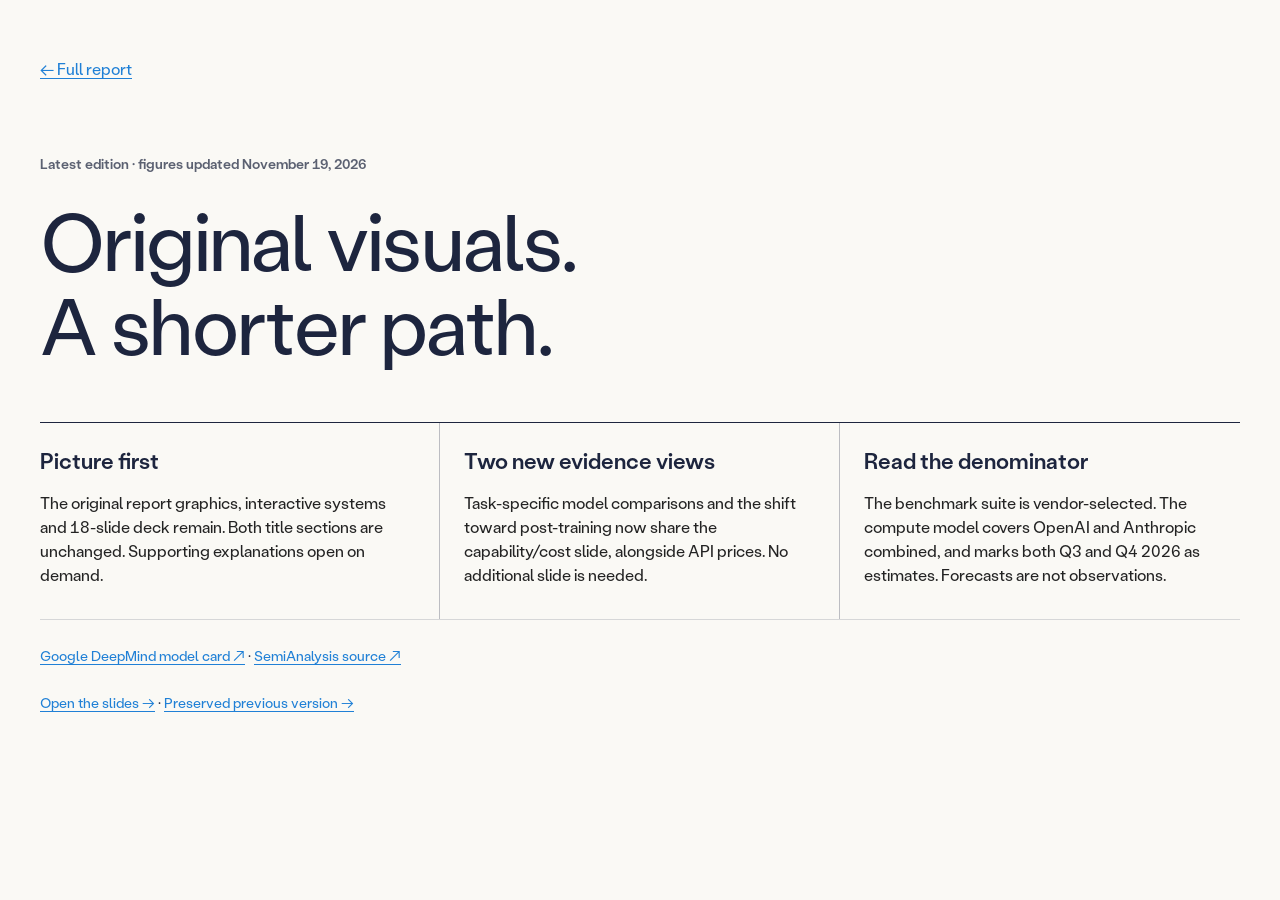
<file: whats-new.html>
<!DOCTYPE html><html lang="en"><head>
<!--
   ______                            __
  / ____/___  ____ ___  ____  __  __/ /____  _____
 / /   / __ \/ __ `__ \/ __ \/ / / / __/ _ \/ ___/
/ /___/ /_/ / / / / / / /_/ / /_/ / /_/  __/ /
\____/\____/_/ /_/ /_/ .___/\__,_/\__/\___/_/
                    /_/
        Created with Perplexity Computer
        https://www.perplexity.ai/computer
-->
<meta content="Perplexity Computer" name="generator"/>
<meta content="Perplexity Computer" name="author"/>
<meta content="https://www.perplexity.ai/computer" property="og:see_also"/>
<link href="https://www.perplexity.ai/computer" rel="author"/>
<meta charset="utf-8"/>
<meta content="width=device-width, initial-scale=1.0" name="viewport"/>
<link href="favicon.svg" rel="icon" type="image/svg+xml"/>
<link href="favicon.ico" rel="icon" type="image/x-icon"/>
<link href="favicon-32.png" rel="icon" sizes="32x32" type="image/png"/>
<link href="favicon-192.png" rel="icon" sizes="192x192" type="image/png"/>
<link href="apple-touch-icon.png" rel="apple-touch-icon"/>
<title>State of AI | Latest update</title>
<meta content="A 360° Intelligence Briefing on the State of AI — November 2026 by Davidovs Venture Collective" name="description"/>
<link href="base.css?v=20261119-visual" rel="stylesheet"/>
<!-- Single-source fact records (Aug 4 2026 audit) -->


<link href="style.css?v=20261119-visual" rel="stylesheet"/>
<link href="sec2.css?v=20261119-visual" rel="stylesheet"/>
<link href="sec3.css?v=20261119-visual" rel="stylesheet"/>
<link href="sec8.css?v=20261119-visual" rel="stylesheet"/>
<link href="sec13.css?v=20261119-visual" rel="stylesheet"/>
<link href="attack-angles.css?v=20261119-visual" rel="stylesheet"/>
<link href="healthcare.css?v=20261119-visual" rel="stylesheet"/>
<link href="money-river.css?v=20261119-visual" rel="stylesheet"/>
<link href="mobile.css?v=20261119-visual" rel="stylesheet"/>
<!-- ===== EMBED MODE (used by slides.html iframes) =====
     URL: index.html?embed=sec-7  →  shows ONLY #sec-7, hides nav, hero, footer, slideshow link.
     Multiple sections: ?embed=sec-7,sec-5
-->
<style id="embed-mode-style">
body.embed-mode { background:#1D253E !important; }
body.embed-mode .sidebar,
body.embed-mode .scroll-progress,
body.embed-mode #stickyHeader,
body.embed-mode .top-banner,
body.embed-mode footer,
body.embed-mode .footer,
body.embed-mode .floating-toc,
body.embed-mode a[href="slides.html"],
body.embed-mode a[href="whats-new.html"] { display:none !important; }
body.embed-mode .section { display:none !important; padding-top: 1.5rem !important; padding-bottom: 1.5rem !important; min-height: 0 !important; }
body.embed-mode .section.embed-visible { display:block !important; }
body.embed-mode .section.embed-visible .section-bridge,
body.embed-mode .section.embed-visible .section-headline,
body.embed-mode .section.embed-visible .section-intro { display:none !important; }
/* Focus mode: hide all section children except .embed-focus and its ancestors */
body.embed-focus-mode .section.embed-visible > .container > *:not(.embed-focus-ancestor):not(.embed-focus) { display:none !important; }
body.embed-focus-mode .section.embed-visible > .container > .embed-focus { display:block !important; }
/* When the focus is the matrix block, hide its own duplicate header/intro since the slide already shows them */
body.embed-focus-mode #seq-matrix-block.embed-focus .seq-matrix-header,
body.embed-focus-mode #seq-matrix-block.embed-focus .seq-matrix-intro { display:none !important; }
/* When the focus is the agent-stack-block, hide its own header (slide already says "It's a new stack") */
body.embed-focus-mode #agent-stack-block.embed-focus > .subsection-title,
body.embed-focus-mode #agent-stack-block.embed-focus > .aa-stack-sub { display:none !important; }
/* When the focus is the attack-angles-block, hide its own header (slide already shows the title) */
body.embed-focus-mode #attack-angles-block.embed-focus .aa-header { display:none !important; }
body.embed-mode { padding: 0 !important; margin: 0 !important; }
</style>
<script>
(function(){
  try {
    var p = new URLSearchParams(window.location.search);
    var embed = p.get('embed');
    if (!embed) return;
    document.documentElement.classList.add('is-embed');
    document.addEventListener('DOMContentLoaded', function(){
      document.body.classList.add('embed-mode');
      var ids = embed.split(',').map(function(s){return s.trim();}).filter(Boolean);
      ids.forEach(function(spec){
        // Format: 'sec-9' OR 'sec-9:seq-matrix-block' (focus on a child)
        var parts = spec.split(':');
        var sectionId = parts[0];
        var focusId = parts[1];
        var sec = document.getElementById(sectionId);
        if (sec) sec.classList.add('embed-visible');
        if (focusId) {
          document.body.classList.add('embed-focus-mode');
          var focusEl = document.getElementById(focusId);
          if (focusEl) {
            var actualSection = focusEl.closest('.section');
            if (actualSection) {
              if (sec && sec !== actualSection) sec.classList.remove('embed-visible');
              actualSection.classList.add('embed-visible');
            }
            focusEl.classList.add('embed-focus');
            // Mark direct ancestors inside the container so they remain visible
            var node = focusEl.parentElement;
            while (node && node !== document.body) {
              node.classList.add('embed-focus-ancestor');
              node = node.parentElement;
            }
          }
        }
      });
      // anim-fade elements normally rely on intersection-observer reveal; force-reveal them
      setTimeout(function(){
        document.querySelectorAll('.embed-visible .anim-fade').forEach(function(e){
          e.classList.add('is-visible','revealed','active');
          e.style.opacity = '1';
          e.style.transform = 'none';
        });
      }, 50);
    });
  } catch(e) { console.warn('embed mode failed', e); }
})();
</script>
<link href="brand.css?v=20261119-visual" rel="stylesheet"/>
<script src="facts-data.js?v=20261119-visual"></script><script src="narrative-data.js?v=20261119-visual"></script><script src="services-matrix-data.js?v=20261119-visual"></script><script src="evidence-additions-data.js?v=20261119-visual"></script><script src="evidence-visuals.js?v=20261119-visual"></script><link href="visual-edit.css?v=20261119-visual" rel="stylesheet"/><link href="evidence-visuals.css?v=20261119-visual" rel="stylesheet"/><link id="design-d-css" href="design-d.css?v=d12" rel="stylesheet"/><script src="design-d.js?v=d7"></script><script src="analytics.js?v=a4"></script></head><body><main class="container update-page"><a href="index.html">← Full report</a>
<p class="visual-method">Latest edition · figures updated November 19, 2026</p><h1>Original visuals.<br>A shorter path.</h1>
<div class="update-grid">
<article><h2>Picture first</h2><p>The original report graphics, interactive systems and 18-slide deck remain. Both title sections are unchanged. Supporting explanations open on demand.</p></article>
<article><h2>Two new evidence views</h2><p>Task-specific model comparisons and the shift toward post-training now share the capability/cost slide, alongside API prices. No additional slide is needed.</p></article>
<article><h2>Read the denominator</h2><p>The benchmark suite is vendor-selected. The compute model covers OpenAI and Anthropic combined, and marks both Q3 and Q4 2026 as estimates. Forecasts are not observations.</p></article>
</div><p><a href="https://deepmind.google/models/model-cards/gemini-4-argon/" target="_blank" rel="noopener noreferrer">Google DeepMind model card ↗</a> · <a href="https://newsletter.semianalysis.com/p/long-live-the-short-king-why-4-hi" target="_blank" rel="noopener noreferrer">SemiAnalysis source ↗</a></p>
<p><a href="slides.html">Open the slides →</a> · <a href="versions/pre-seven-chapters/index.html">Preserved previous version →</a></p></main></body></html>
</file>
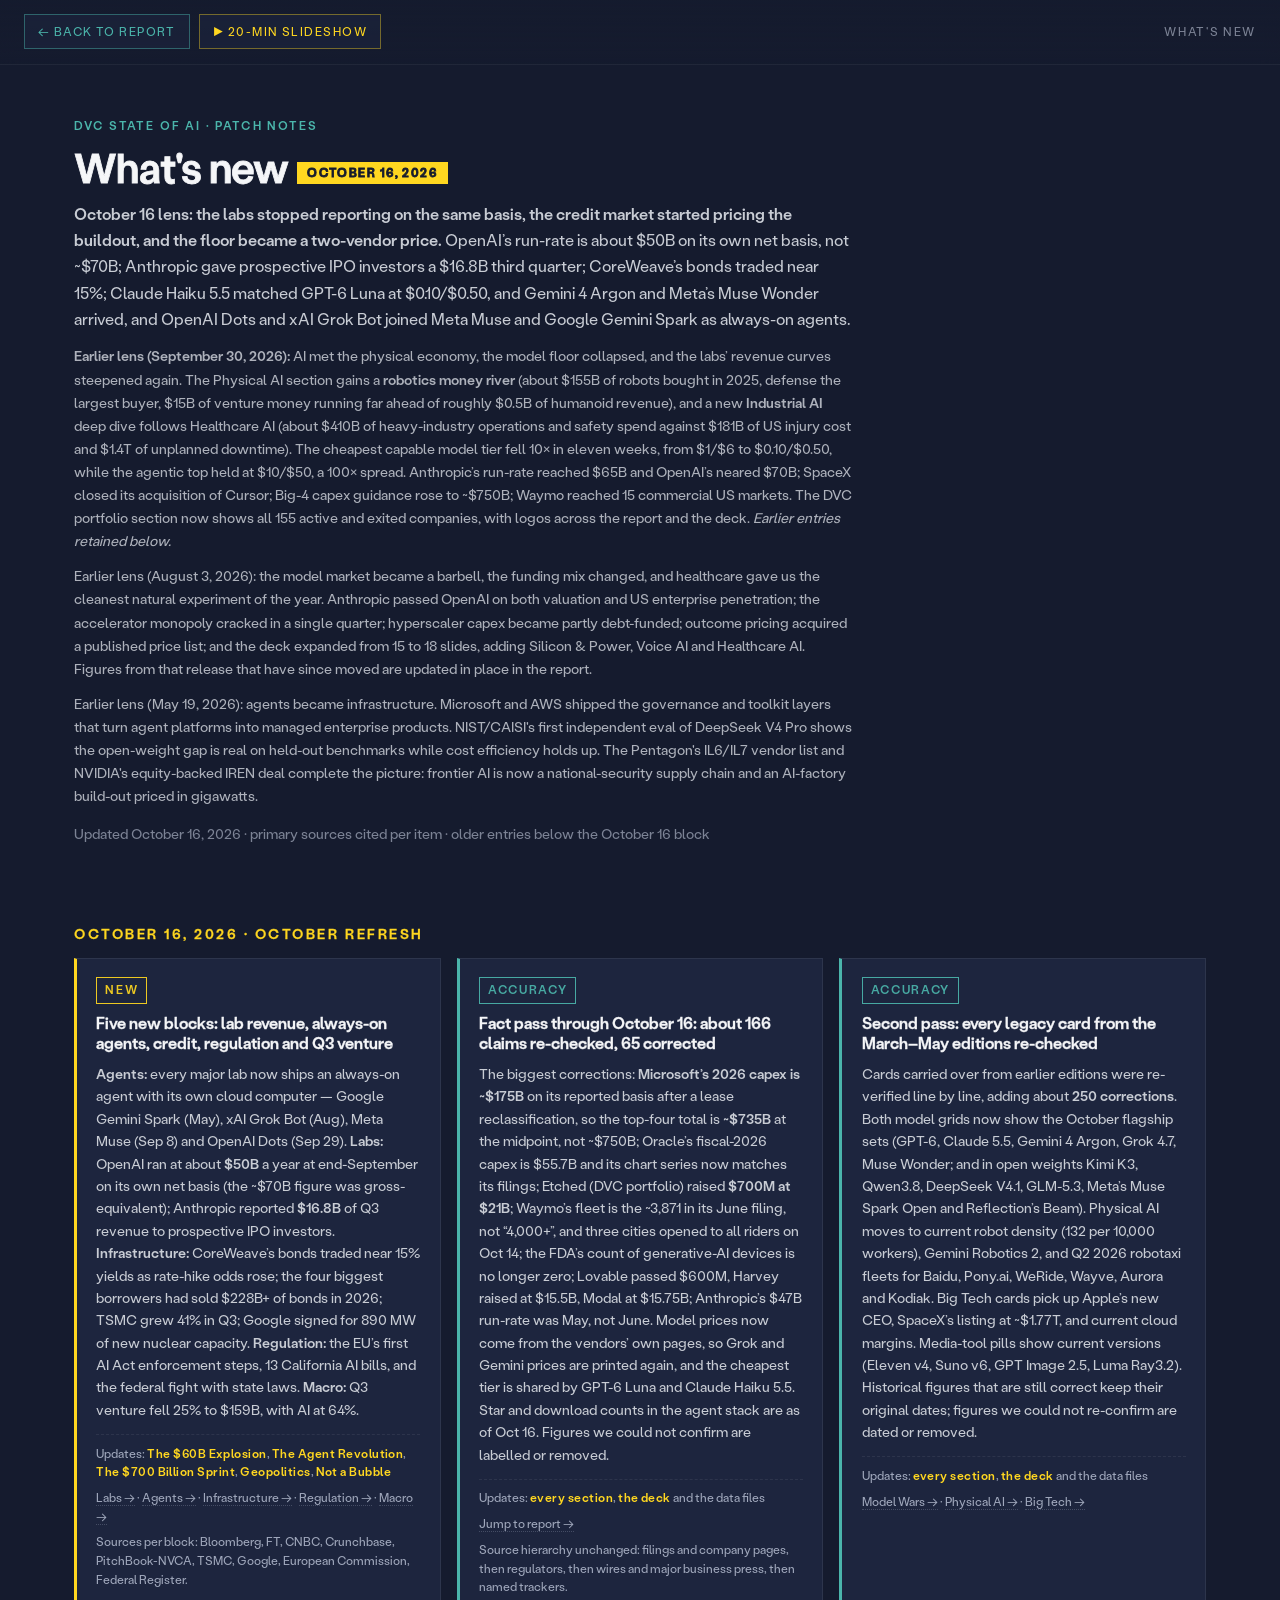
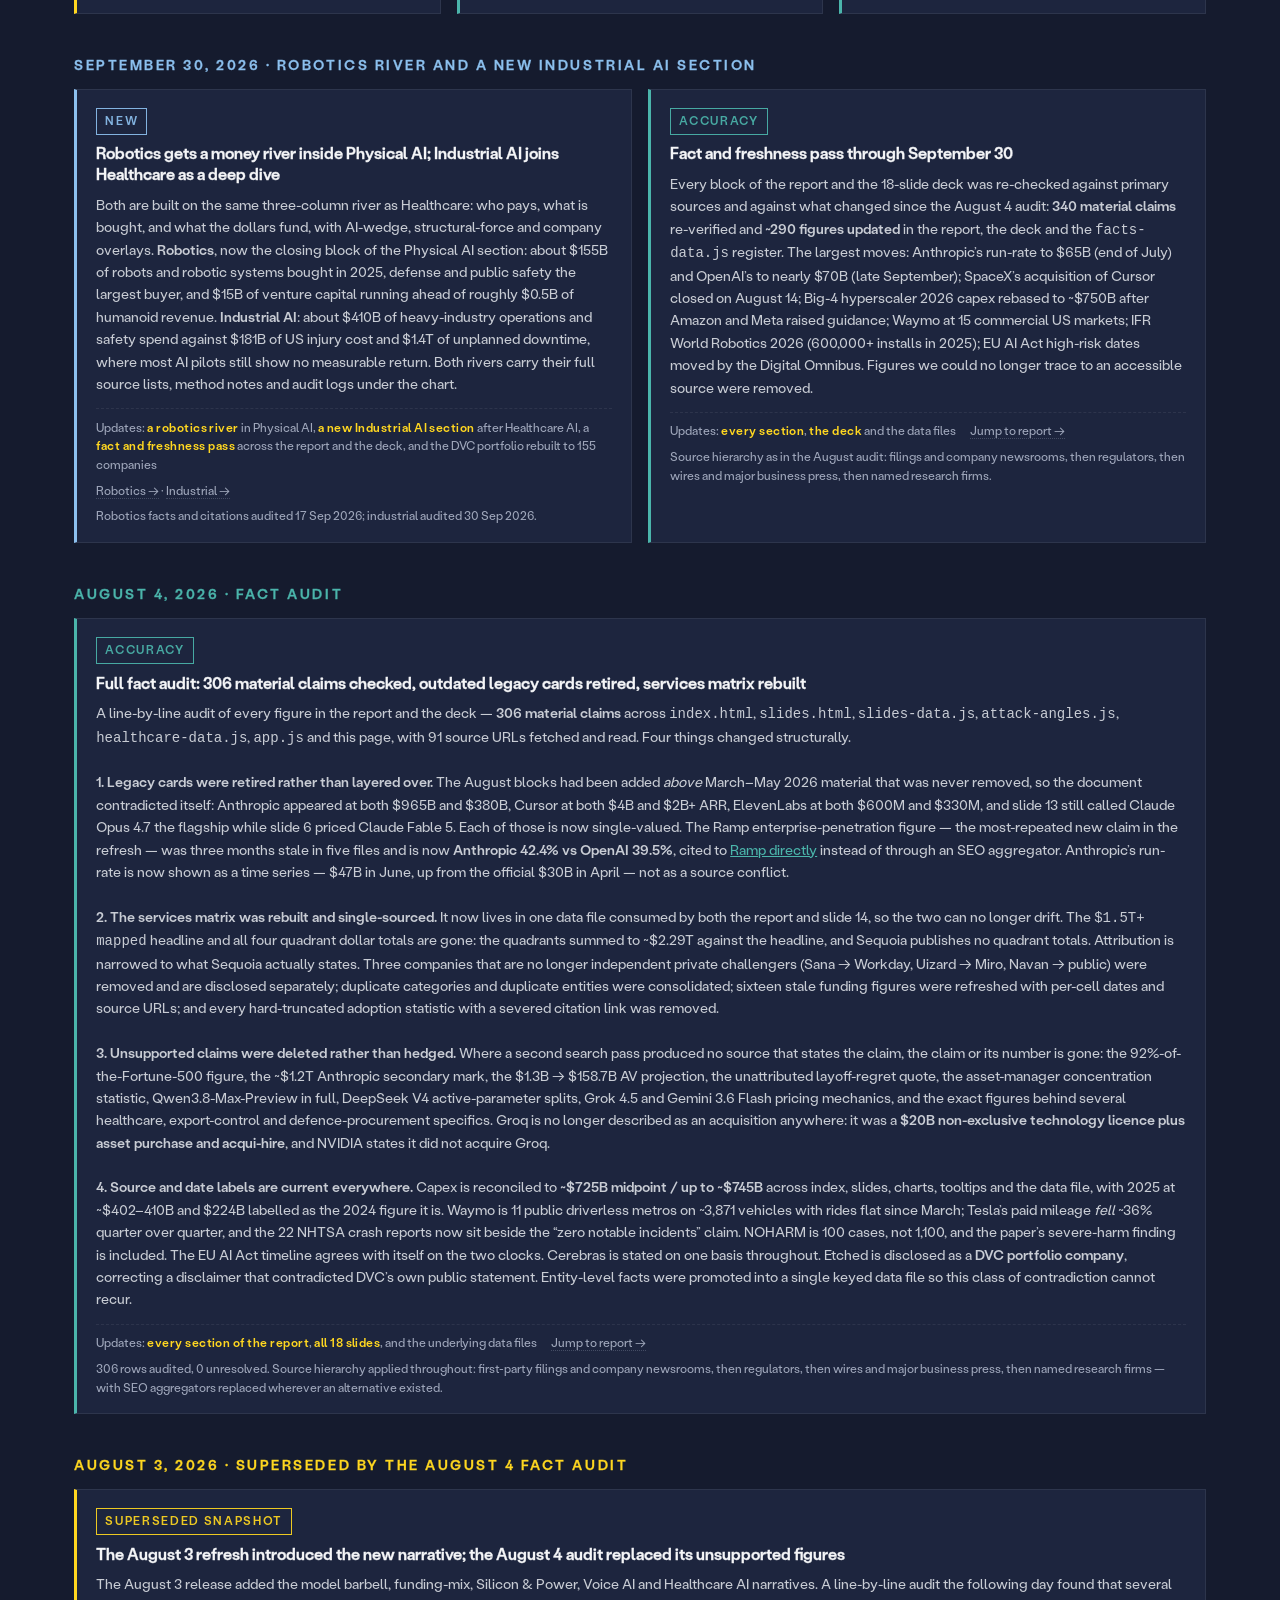
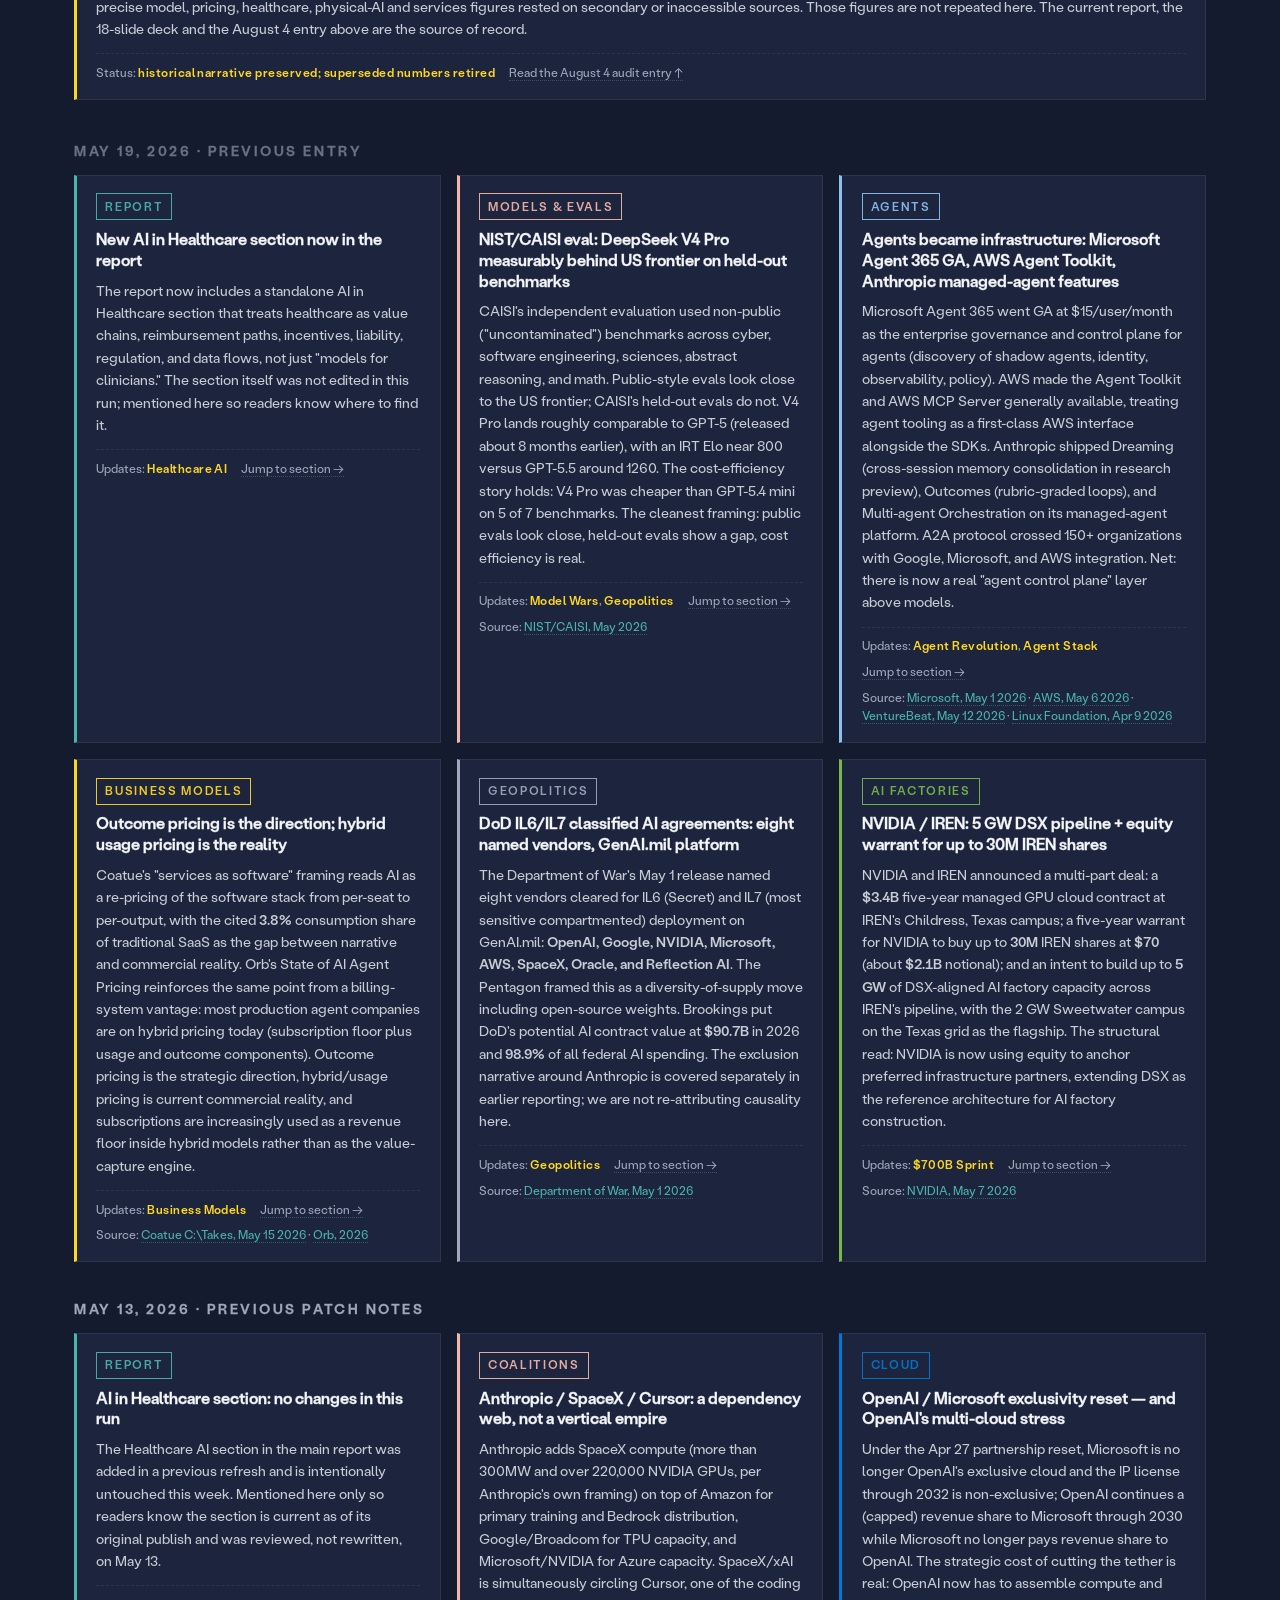
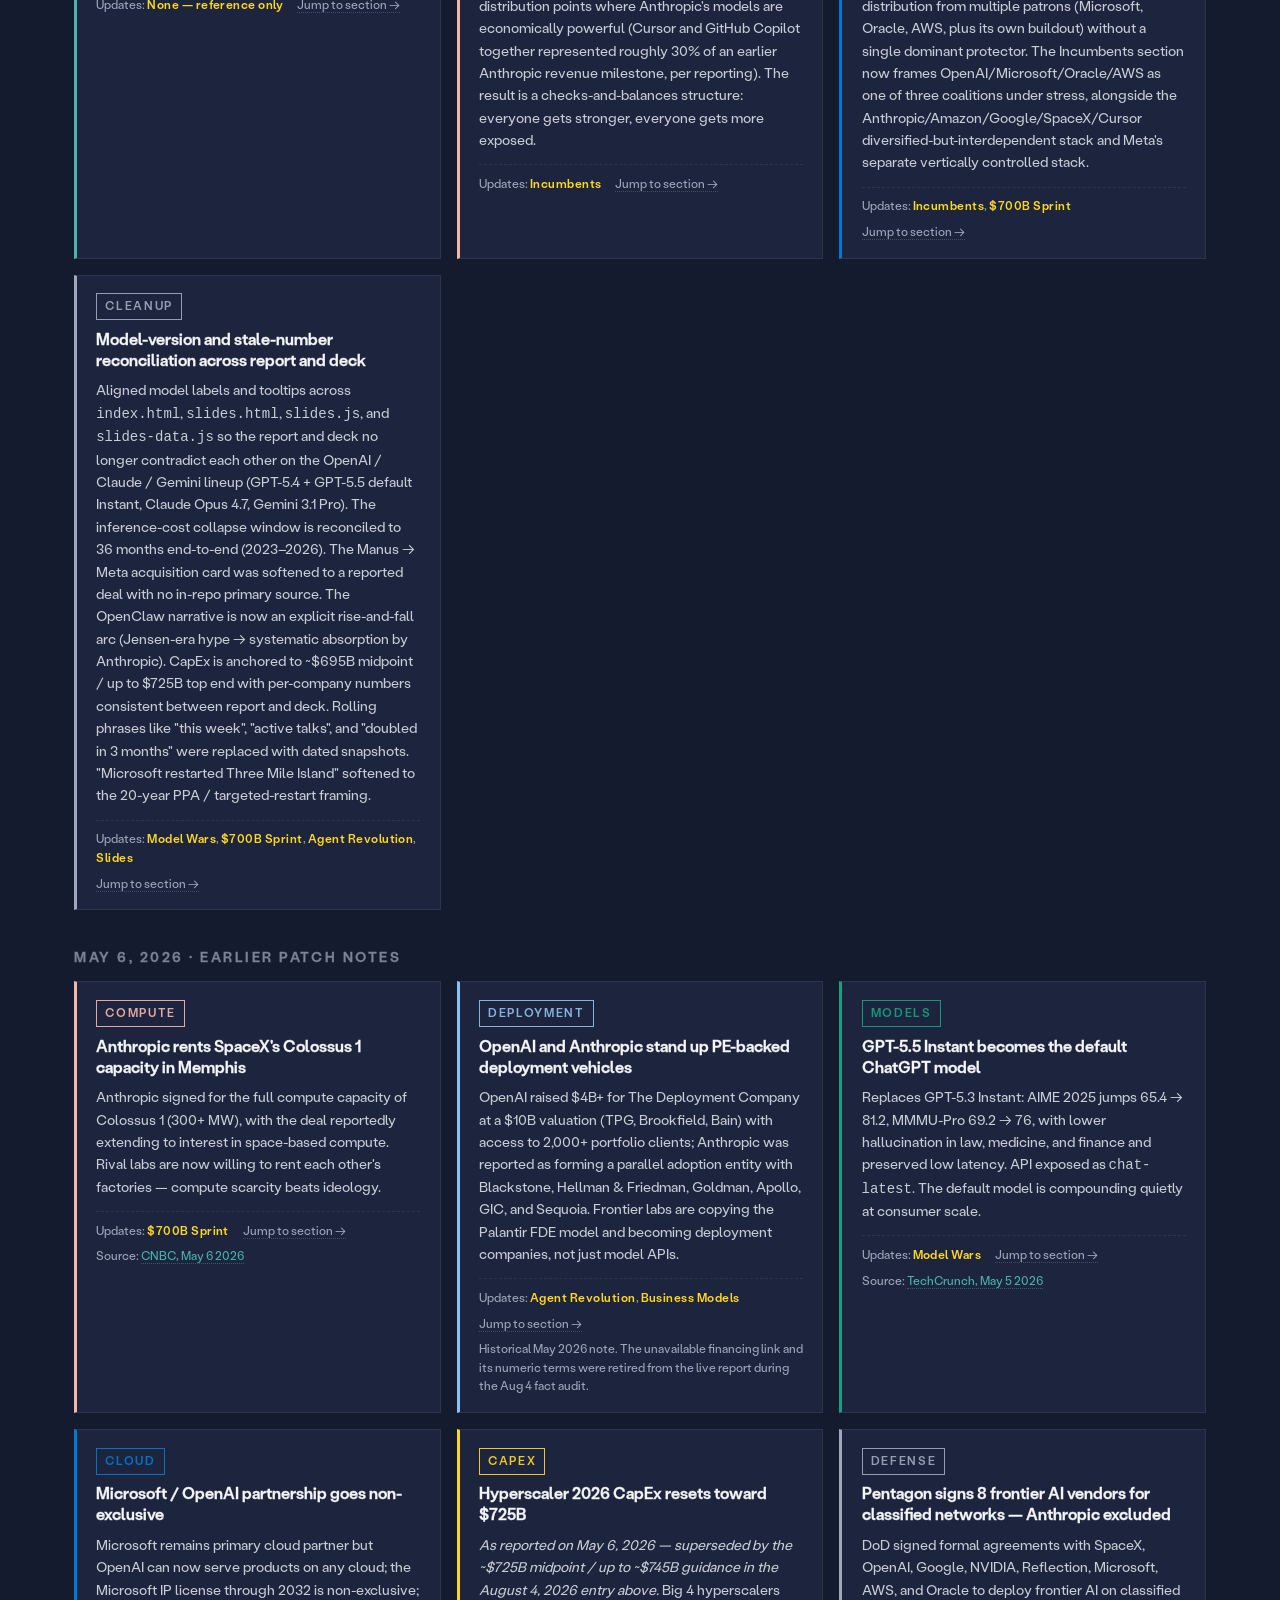
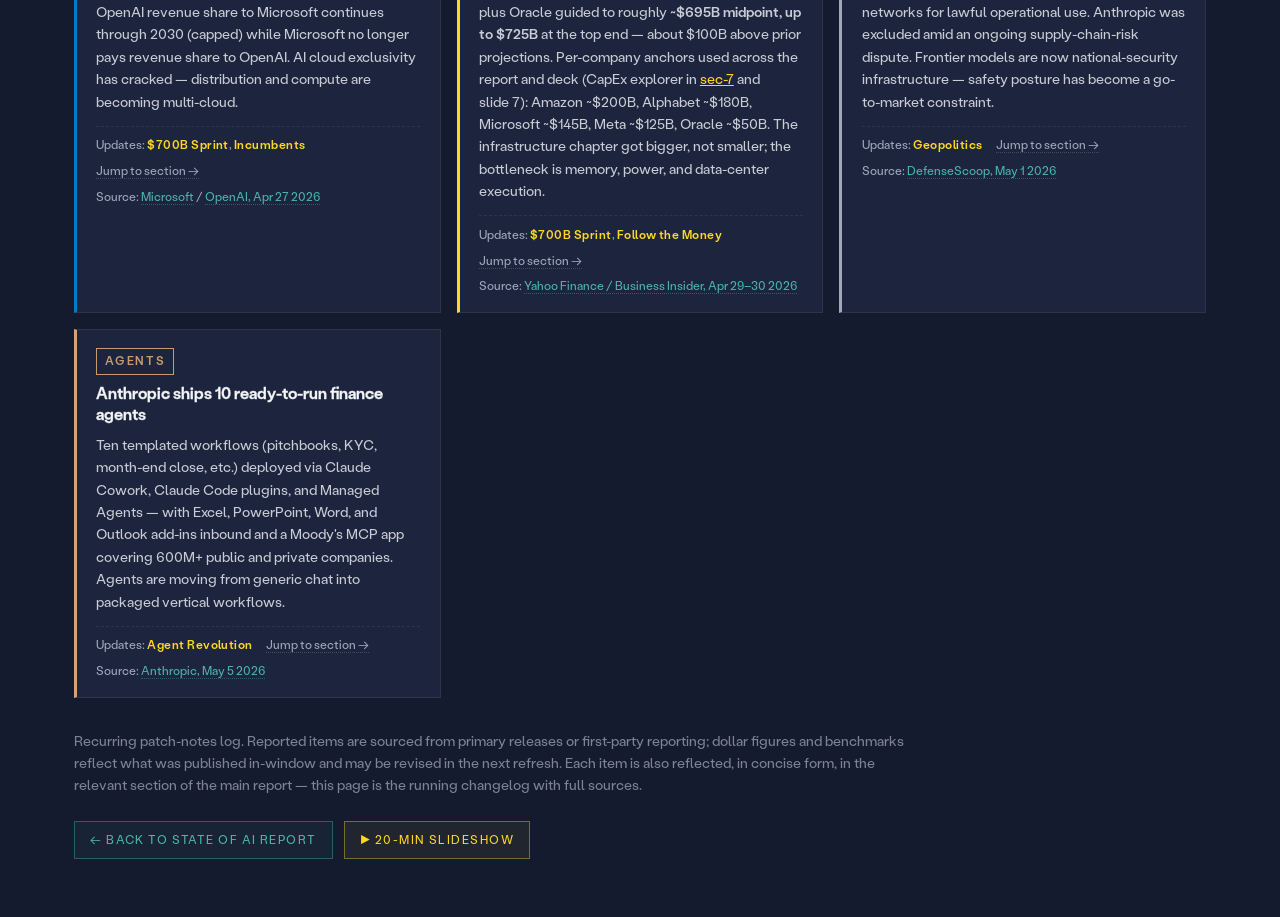
<file: versions/pre-seven-chapters/whats-new.html>
<!DOCTYPE html>
<html lang="en">
<head>
<meta charset="UTF-8">
<meta name="viewport" content="width=device-width, initial-scale=1.0">
<title>What's New &mdash; DVC State of AI Patch Notes &middot; September 30, 2026</title>
<meta name="description" content="Patch notes for the DVC State of AI report &mdash; what changed in the last week and where it shows up in the main report.">
<link rel="icon" type="image/svg+xml" href="favicon.svg">
<link rel="icon" type="image/png" sizes="32x32" href="favicon-32.png">
<link rel="icon" type="image/png" sizes="192x192" href="favicon-192.png">
<link rel="apple-touch-icon" href="apple-touch-icon.png">
<style>
  *, *::before, *::after { box-sizing: border-box; }
  html, body { margin:0; padding:0; }
  body {
    background:#151B2E;
    color:#F5F6F8;
    font-family:'Stabil Grotesk', -apple-system, BlinkMacSystemFont, sans-serif;
    -webkit-font-smoothing:antialiased;
    line-height:1.55;
    min-height:100vh;
  }
  a { color:#4BB5AB; }
  .tabnum { font-variant-numeric: tabular-nums; }

  /* Top nav rail */
  .wn-nav {
    position:fixed; top:0; left:0; right:0; z-index:1000;
    display:flex; gap:0.6rem; align-items:center;
    padding:0.9rem 1.5rem;
    background:linear-gradient(180deg, rgba(21,27,46,0.92), rgba(21,27,46,0.65));
    backdrop-filter:blur(8px);
    border-bottom:1px solid rgba(255,255,255,0.05);
  }
  .wn-nav-link {
    font-size:0.75rem; letter-spacing:0.12em; text-transform:uppercase;
    text-decoration:none; padding:0.45rem 0.8rem;
    border:1px solid rgba(255,255,255,0.15); border-radius:0;
    background:rgba(29,37,62,0.6); color:#C8CCD4;
    transition:all 0.18s ease;
  }
  .wn-nav-link:hover { border-color:#4BB5AB; color:#4BB5AB; background:rgba(75,181,171,0.1); }
  .wn-nav-link--primary { border-color:rgba(75,181,171,0.45); color:#4BB5AB; }
  .wn-nav-link--slides { border-color:rgba(255,215,32,0.4); color:#FFD720; }
  .wn-nav-link--slides:hover { border-color:#FFD720; color:#FFD720; background:rgba(255,215,32,0.1); }
  .wn-nav-spacer { flex:1; }
  .wn-nav-here { font-size:0.75rem; letter-spacing:0.14em; text-transform:uppercase; color:#7C8395; }

  /* Hero header */
  .wn-hero {
    padding:7rem 1.5rem 2.5rem;
    max-width:1180px; margin:0 auto;
  }
  .wn-eyebrow {
    display:inline-block; font-size:0.75rem; letter-spacing:0.18em; text-transform:uppercase;
    color:#4BB5AB; font-weight:700; margin-bottom:0.6rem;
  }
  .wn-title {
    font-size:clamp(1.8rem, 4vw, 2.6rem); font-weight:800; margin:0 0 0.6rem;
    letter-spacing:-0.015em; line-height:1.1;
  }
  .wn-date-badge {
    display:inline-block; font-size:0.75rem; letter-spacing:0.12em; text-transform:uppercase;
    color:#151B2E; background:#FFD720; padding:0.28rem 0.65rem; border-radius:0;
    font-weight:700; vertical-align:middle; margin-left:0.5rem;
  }
  .wn-intro {
    color:#C8CCD4; font-size:1rem; line-height:1.65; max-width:780px; margin:0.6rem 0 0;
  }
  .wn-meta-line {
    color:#7C8395; font-size:0.875rem; margin-top:1rem;
  }

  /* Cards grid */
  .wn-list-wrap { max-width:1180px; margin:0 auto; padding:1.25rem 1.5rem 4rem; }
  .wn-list {
    display:grid; grid-template-columns:repeat(auto-fit, minmax(340px, 1fr));
    gap:1rem;
  }
  .wn-card {
    background:#1D253E;
    border:1px solid rgba(255,255,255,0.07);
    border-left:3px solid var(--wn-accent, #4BB5AB);
    border-radius:0;
    padding:1.1rem 1.2rem 1rem;
    display:flex; flex-direction:column; gap:0.55rem;
    transition:border-color 0.18s ease, transform 0.18s ease;
  }
  .wn-card:hover { border-color:rgba(75,181,171,0.35); transform:translateY(-1px); }
  .wn-card-tag {
    align-self:flex-start; font-size:0.75rem; letter-spacing:0.14em; text-transform:uppercase;
    color:var(--wn-accent, #4BB5AB); font-weight:700;
    padding:0.2rem 0.5rem; border:1px solid var(--wn-accent, #4BB5AB); border-radius:0;
    opacity:0.92;
  }
  .wn-card-headline {
    font-size:1rem; font-weight:700; color:#F5F6F8; margin:0; line-height:1.3;
  }
  .wn-card-body {
    font-size:0.875rem; line-height:1.6; color:#C8CCD4; margin:0;
  }
  .wn-card-meta {
    display:flex; flex-wrap:wrap; gap:0.45rem 0.85rem; align-items:center; margin-top:0.25rem;
    padding-top:0.6rem; border-top:1px dashed rgba(255,255,255,0.07);
  }
  .wn-card-updates { font-size:0.75rem; color:#A0A8BC; }
  .wn-card-updates strong { color:#FFD720; font-weight:600; letter-spacing:0.04em; }
  .wn-card-source { font-size:0.75rem; color:#A0A8BC; }
  .wn-card-source a {
    color:#4BB5AB; text-decoration:none; border-bottom:1px dotted rgba(75,181,171,0.4);
  }
  .wn-card-source a:hover { color:#7FE3DB; border-bottom-color:#7FE3DB; }
  .wn-card-jump {
    font-size:0.75rem; color:#A0A8BC;
  }
  .wn-card-jump a {
    color:#A0A8BC; text-decoration:none; border-bottom:1px dotted rgba(160,168,188,0.3);
  }
  .wn-card-jump a:hover { color:#4BB5AB; border-bottom-color:#4BB5AB; }

  .wn-footnote {
    color:#7C8395; font-size:0.875rem; margin-top:2rem; line-height:1.6;
    max-width:840px;
  }
  .wn-footer-actions {
    display:flex; flex-wrap:wrap; gap:0.7rem; margin-top:1.5rem;
  }
  .wn-footer-link {
    font-size:0.75rem; letter-spacing:0.12em; text-transform:uppercase;
    text-decoration:none; padding:0.55rem 0.95rem;
    border:1px solid rgba(75,181,171,0.4); border-radius:0;
    color:#4BB5AB; background:rgba(75,181,171,0.05);
    transition:all 0.18s ease;
  }
  .wn-footer-link:hover { background:rgba(75,181,171,0.15); border-color:#4BB5AB; }
  .wn-footer-link--gold { border-color:rgba(255,215,32,0.4); color:#FFD720; background:rgba(255,215,32,0.05); }
  .wn-footer-link--gold:hover { background:rgba(255,215,32,0.15); border-color:#FFD720; }

  @media (max-width: 720px) {
    .wn-hero { padding-top:6rem; }
    .wn-list { grid-template-columns:1fr; }
    .wn-nav { flex-wrap:wrap; }
  }
</style>
  <link rel="stylesheet" href="brand.css?v=20261016a">
</head>
<body>

<nav class="wn-nav" aria-label="Site navigation">
  <a class="wn-nav-link wn-nav-link--primary" href="index.html">&larr; Back to report</a>
  <a class="wn-nav-link wn-nav-link--slides" href="slides.html">&#9654; 20-min Slideshow</a>
  <span class="wn-nav-spacer"></span>
  <span class="wn-nav-here">What's new</span>
</nav>

<header class="wn-hero" id="top">
  <span class="wn-eyebrow">DVC State of AI &middot; Patch notes</span>
  <h1 class="wn-title">What's new<span class="wn-date-badge">October 16, 2026</span></h1>
  <p class="wn-intro"><strong>October 16 lens: the labs stopped reporting on the same basis, the credit market started pricing the buildout, and the floor became a two-vendor price.</strong> OpenAI&rsquo;s run-rate is about $50B on its own net basis, not ~$70B; Anthropic gave prospective IPO investors a $16.8B third quarter; CoreWeave&rsquo;s bonds traded near 15%; Claude Haiku 5.5 matched GPT-6 Luna at $0.10/$0.50, and Gemini 4 Argon and Meta&rsquo;s Muse Wonder arrived, and OpenAI Dots and xAI Grok Bot joined Meta Muse and Google Gemini Spark as always-on agents.</p>
  <p class="wn-intro" style="margin-top:0.75rem;font-size:0.875rem;opacity:0.85"><strong>Earlier lens (September 30, 2026):</strong> AI met the physical economy, the model floor collapsed, and the labs&rsquo; revenue curves steepened again.</strong> The Physical AI section gains a <strong>robotics money river</strong> (about $155B of robots bought in 2025, defense the largest buyer, $15B of venture money running far ahead of roughly $0.5B of humanoid revenue), and a new <strong>Industrial AI</strong> deep dive follows Healthcare AI (about $410B of heavy-industry operations and safety spend against $181B of US injury cost and $1.4T of unplanned downtime). The cheapest capable model tier fell 10&times; in eleven weeks, from $1/$6 to $0.10/$0.50, while the agentic top held at $10/$50, a 100&times; spread. Anthropic&rsquo;s run-rate reached $65B and OpenAI&rsquo;s neared $70B; SpaceX closed its acquisition of Cursor; Big-4 capex guidance rose to ~$750B; Waymo reached 15 commercial US markets. The DVC portfolio section now shows all 155 active and exited companies, with logos across the report and the deck. <em>Earlier entries retained below.</em></p>
  <p class="wn-intro" style="margin-top:0.75rem;font-size:0.875rem;opacity:0.85">Earlier lens (August 3, 2026): the model market became a barbell, the funding mix changed, and healthcare gave us the cleanest natural experiment of the year. Anthropic passed OpenAI on both valuation and US enterprise penetration; the accelerator monopoly cracked in a single quarter; hyperscaler capex became partly debt-funded; outcome pricing acquired a published price list; and the deck expanded from 15 to 18 slides, adding Silicon &amp; Power, Voice AI and Healthcare AI. Figures from that release that have since moved are updated in place in the report.</p>
  <p class="wn-intro" style="margin-top:0.75rem;font-size:0.875rem;opacity:0.85">Earlier lens (May 19, 2026): agents became infrastructure. Microsoft and AWS shipped the governance and toolkit layers that turn agent platforms into managed enterprise products. NIST/CAISI's first independent eval of DeepSeek V4 Pro shows the open-weight gap is real on held-out benchmarks while cost efficiency holds up. The Pentagon's IL6/IL7 vendor list and NVIDIA's equity-backed IREN deal complete the picture: frontier AI is now a national-security supply chain and an AI-factory build-out priced in gigawatts.</p>
  <p class="wn-meta-line">Updated October 16, 2026 &middot; primary sources cited per item &middot; older entries below the October 16 block</p>
</header>

<main class="wn-list-wrap">

  <!-- ══════════════ OCTOBER 16, 2026 ══════════════ -->
  <h2 style="font-size:0.875rem;letter-spacing:0.18em;text-transform:uppercase;color:#FFD720;margin:0 0 0.85rem;padding-top:0.25rem;font-weight:700">October 16, 2026 &middot; October refresh</h2>
  <div class="wn-list" style="margin-bottom:2.25rem">
    <article class="wn-card" style="--wn-accent:#FFD720">
      <span class="wn-card-tag">New</span>
      <h2 class="wn-card-headline">Five new blocks: lab revenue, always-on agents, credit, regulation and Q3 venture</h2>
      <p class="wn-card-body"><strong>Agents:</strong> every major lab now ships an always-on agent with its own cloud computer &mdash; Google Gemini Spark (May), xAI Grok Bot (Aug), Meta Muse (Sep 8) and OpenAI Dots (Sep 29). <strong>Labs:</strong> OpenAI ran at about <strong>$50B</strong> a year at end-September on its own net basis (the ~$70B figure was gross-equivalent); Anthropic reported <strong>$16.8B</strong> of Q3 revenue to prospective IPO investors. <strong>Infrastructure:</strong> CoreWeave&rsquo;s bonds traded near 15% yields as rate-hike odds rose; the four biggest borrowers had sold $228B+ of bonds in 2026; TSMC grew 41% in Q3; Google signed for 890 MW of new nuclear capacity. <strong>Regulation:</strong> the EU&rsquo;s first AI Act enforcement steps, 13 California AI bills, and the federal fight with state laws. <strong>Macro:</strong> Q3 venture fell 25% to $159B, with AI at 64%.</p>
      <div class="wn-card-meta">
        <span class="wn-card-updates">Updates: <strong>The $60B Explosion</strong>, <strong>The Agent Revolution</strong>, <strong>The $700 Billion Sprint</strong>, <strong>Geopolitics</strong>, <strong>Not a Bubble</strong></span>
        <span class="wn-card-jump"><a href="index.html#sec-2">Labs &rarr;</a> &middot; <a href="index.html#sec-4">Agents &rarr;</a> &middot; <a href="index.html#sec-7">Infrastructure &rarr;</a> &middot; <a href="index.html#sec-11">Regulation &rarr;</a> &middot; <a href="index.html#sec-12">Macro &rarr;</a></span>
        <span class="wn-card-source">Sources per block: Bloomberg, FT, CNBC, Crunchbase, PitchBook-NVCA, TSMC, Google, European Commission, Federal Register.</span>
      </div>
    </article>
    <article class="wn-card" style="--wn-accent:#4BB5AB">
      <span class="wn-card-tag">Accuracy</span>
      <h2 class="wn-card-headline">Fact pass through October 16: about 166 claims re-checked, 65 corrected</h2>
      <p class="wn-card-body">The biggest corrections: <strong>Microsoft&rsquo;s 2026 capex is ~$175B</strong> on its reported basis after a lease reclassification, so the top-four total is <strong>~$735B</strong> at the midpoint, not ~$750B; Oracle&rsquo;s fiscal-2026 capex is $55.7B and its chart series now matches its filings; Etched (DVC portfolio) raised <strong>$700M at $21B</strong>; Waymo&rsquo;s fleet is the ~3,871 in its June filing, not &ldquo;4,000+&rdquo;, and three cities opened to all riders on Oct 14; the FDA&rsquo;s count of generative-AI devices is no longer zero; Lovable passed $600M, Harvey raised at $15.5B, Modal at $15.75B; Anthropic&rsquo;s $47B run-rate was May, not June. Model prices now come from the vendors&rsquo; own pages, so Grok and Gemini prices are printed again, and the cheapest tier is shared by GPT-6 Luna and Claude Haiku 5.5. Star and download counts in the agent stack are as of Oct 16. Figures we could not confirm are labelled or removed.</p>
      <div class="wn-card-meta">
        <span class="wn-card-updates">Updates: <strong>every section</strong>, <strong>the deck</strong> and the data files</span>
        <span class="wn-card-jump"><a href="index.html">Jump to report &rarr;</a></span>
        <span class="wn-card-source">Source hierarchy unchanged: filings and company pages, then regulators, then wires and major business press, then named trackers.</span>
      </div>
    </article>
    <article class="wn-card" style="--wn-accent:#4BB5AB">
      <span class="wn-card-tag">Accuracy</span>
      <h2 class="wn-card-headline">Second pass: every legacy card from the March&ndash;May editions re-checked</h2>
      <p class="wn-card-body">Cards carried over from earlier editions were re-verified line by line, adding about <strong>250 corrections</strong>. Both model grids now show the October flagship sets (GPT-6, Claude 5.5, Gemini 4 Argon, Grok 4.7, Muse Wonder; and in open weights Kimi K3, Qwen3.8, DeepSeek V4.1, GLM-5.3, Meta&rsquo;s Muse Spark Open and Reflection&rsquo;s Beam). Physical AI moves to current robot density (132 per 10,000 workers), Gemini Robotics 2, and Q2 2026 robotaxi fleets for Baidu, Pony.ai, WeRide, Wayve, Aurora and Kodiak. Big Tech cards pick up Apple&rsquo;s new CEO, SpaceX&rsquo;s listing at ~$1.77T, and current cloud margins. Media-tool pills show current versions (Eleven v4, Suno v6, GPT Image 2.5, Luma Ray3.2). Historical figures that are still correct keep their original dates; figures we could not re-confirm are dated or removed.</p>
      <div class="wn-card-meta">
        <span class="wn-card-updates">Updates: <strong>every section</strong>, <strong>the deck</strong> and the data files</span>
        <span class="wn-card-jump"><a href="index.html#sec-3">Model Wars &rarr;</a> &middot; <a href="index.html#sec-8">Physical AI &rarr;</a> &middot; <a href="index.html#sec-10">Big Tech &rarr;</a></span>
      </div>
    </article>
  </div>



  <!-- ══════════════ AUGUST 4, 2026 ══════════════ -->
  <h2 style="font-size:0.875rem;letter-spacing:0.18em;text-transform:uppercase;color:#8CC0EE;margin:0 0 0.85rem;padding-top:0.25rem;font-weight:700">September 30, 2026 &middot; robotics river and a new Industrial AI section</h2>
  <div class="wn-list" style="margin-bottom:2.25rem">
    <article class="wn-card" style="--wn-accent:#8CC0EE">
      <span class="wn-card-tag">New</span>
      <h2 class="wn-card-headline">Robotics gets a money river inside Physical AI; Industrial AI joins Healthcare as a deep dive</h2>
      <p class="wn-card-body">Both are built on the same three-column river as Healthcare: who pays, what is bought, and what the dollars fund, with AI-wedge, structural-force and company overlays. <strong>Robotics</strong>, now the closing block of the Physical AI section: about $155B of robots and robotic systems bought in 2025, defense and public safety the largest buyer, and $15B of venture capital running ahead of roughly $0.5B of humanoid revenue. <strong>Industrial AI</strong>: about $410B of heavy-industry operations and safety spend against $181B of US injury cost and $1.4T of unplanned downtime, where most AI pilots still show no measurable return. Both rivers carry their full source lists, method notes and audit logs under the chart.</p>
      <div class="wn-card-meta">
        <span class="wn-card-updates">Updates: <strong>a robotics river</strong> in Physical AI, <strong>a new Industrial AI section</strong> after Healthcare AI, a <strong>fact and freshness pass</strong> across the report and the deck, and the DVC portfolio rebuilt to 155 companies</span>
        <span class="wn-card-jump"><a href="index.html#sec-robotics-ai">Robotics &rarr;</a> &middot; <a href="index.html#sec-industrial-ai">Industrial &rarr;</a></span>
        <span class="wn-card-source">Robotics facts and citations audited 17 Sep 2026; industrial audited 30 Sep 2026.</span>
      </div>
    </article>
    <article class="wn-card" style="--wn-accent:#4BB5AB">
      <span class="wn-card-tag">Accuracy</span>
      <h2 class="wn-card-headline">Fact and freshness pass through September 30</h2>
      <p class="wn-card-body">Every block of the report and the 18-slide deck was re-checked against primary sources and against what changed since the August 4 audit: <strong>340 material claims</strong> re-verified and <strong>~290 figures updated</strong> in the report, the deck and the <code>facts-data.js</code> register. The largest moves: Anthropic&rsquo;s run-rate to $65B (end of July) and OpenAI&rsquo;s to nearly $70B (late September); SpaceX&rsquo;s acquisition of Cursor closed on August 14; Big-4 hyperscaler 2026 capex rebased to ~$750B after Amazon and Meta raised guidance; Waymo at 15 commercial US markets; IFR World Robotics 2026 (600,000+ installs in 2025); EU AI Act high-risk dates moved by the Digital Omnibus. Figures we could no longer trace to an accessible source were removed.</p>
      <div class="wn-card-meta">
        <span class="wn-card-updates">Updates: <strong>every section</strong>, <strong>the deck</strong> and the data files</span>
        <span class="wn-card-jump"><a href="index.html">Jump to report &rarr;</a></span>
        <span class="wn-card-source">Source hierarchy as in the August audit: filings and company newsrooms, then regulators, then wires and major business press, then named research firms.</span>
      </div>
    </article>
  </div>

  <h2 style="font-size:0.875rem;letter-spacing:0.18em;text-transform:uppercase;color:#4BB5AB;margin:0 0 0.85rem;padding-top:0.25rem;font-weight:700">August 4, 2026 &middot; fact audit</h2>
  <div class="wn-list" style="margin-bottom:2.25rem">

    <article class="wn-card" style="--wn-accent:#4BB5AB">
      <span class="wn-card-tag">Accuracy</span>
      <h2 class="wn-card-headline">Full fact audit: 306 material claims checked, outdated legacy cards retired, services matrix rebuilt</h2>
      <p class="wn-card-body">A line-by-line audit of every figure in the report and the deck &mdash; <strong>306 material claims</strong> across <code>index.html</code>, <code>slides.html</code>, <code>slides-data.js</code>, <code>attack-angles.js</code>, <code>healthcare-data.js</code>, <code>app.js</code> and this page, with 91 source URLs fetched and read. Four things changed structurally.
      <br><br><strong>1. Legacy cards were retired rather than layered over.</strong> The August blocks had been added <em>above</em> March&ndash;May 2026 material that was never removed, so the document contradicted itself: Anthropic appeared at both $965B and $380B, Cursor at both $4B and $2B+ ARR, ElevenLabs at both $600M and $330M, and slide 13 still called Claude Opus 4.7 the flagship while slide 6 priced Claude Fable 5. Each of those is now single-valued. The Ramp enterprise-penetration figure &mdash; the most-repeated new claim in the refresh &mdash; was three months stale in five files and is now <strong>Anthropic 42.4% vs OpenAI 39.5%</strong>, cited to <a href="https://ramp.com/data/ai-index-july-2026" target="_blank" rel="noopener">Ramp directly</a> instead of through an SEO aggregator. Anthropic&rsquo;s run-rate is now shown as a time series &mdash; $47B in June, up from the official $30B in April &mdash; not as a source conflict.
      <br><br><strong>2. The services matrix was rebuilt and single-sourced.</strong> It now lives in one data file consumed by both the report and slide 14, so the two can no longer drift. The <code>$1.5T+ mapped</code> headline and all four quadrant dollar totals are gone: the quadrants summed to ~$2.29T against the headline, and Sequoia publishes no quadrant totals. Attribution is narrowed to what Sequoia actually states. Three companies that are no longer independent private challengers (Sana&nbsp;&rarr;&nbsp;Workday, Uizard&nbsp;&rarr;&nbsp;Miro, Navan&nbsp;&rarr;&nbsp;public) were removed and are disclosed separately; duplicate categories and duplicate entities were consolidated; sixteen stale funding figures were refreshed with per-cell dates and source URLs; and every hard-truncated adoption statistic with a severed citation link was removed.
      <br><br><strong>3. Unsupported claims were deleted rather than hedged.</strong> Where a second search pass produced no source that states the claim, the claim or its number is gone: the 92%-of-the-Fortune-500 figure, the ~$1.2T Anthropic secondary mark, the $1.3B&nbsp;&rarr;&nbsp;$158.7B AV projection, the unattributed layoff-regret quote, the asset-manager concentration statistic, Qwen3.8-Max-Preview in full, DeepSeek V4 active-parameter splits, Grok 4.5 and Gemini 3.6 Flash pricing mechanics, and the exact figures behind several healthcare, export-control and defence-procurement specifics. Groq is no longer described as an acquisition anywhere: it was a <strong>$20B non-exclusive technology licence plus asset purchase and acqui-hire</strong>, and NVIDIA states it did not acquire Groq.
      <br><br><strong>4. Source and date labels are current everywhere.</strong> Capex is reconciled to <strong>~$725B midpoint / up to ~$745B</strong> across index, slides, charts, tooltips and the data file, with 2025 at ~$402&ndash;410B and $224B labelled as the 2024 figure it is. Waymo is 11 public driverless metros on ~3,871 vehicles with rides flat since March; Tesla&rsquo;s paid mileage <em>fell</em> ~36% quarter over quarter, and the 22 NHTSA crash reports now sit beside the &ldquo;zero notable incidents&rdquo; claim. NOHARM is 100 cases, not 1,100, and the paper&rsquo;s severe-harm finding is included. The EU AI Act timeline agrees with itself on the two clocks. Cerebras is stated on one basis throughout. Etched is disclosed as a <strong>DVC portfolio company</strong>, correcting a disclaimer that contradicted DVC&rsquo;s own public statement. Entity-level facts were promoted into a single keyed data file so this class of contradiction cannot recur.</p>
      <div class="wn-card-meta">
        <span class="wn-card-updates">Updates: <strong>every section of the report</strong>, <strong>all 18 slides</strong>, and the underlying data files</span>
        <span class="wn-card-jump"><a href="index.html">Jump to report &rarr;</a></span>
        <span class="wn-card-source">306 rows audited, 0 unresolved. Source hierarchy applied throughout: first-party filings and company newsrooms, then regulators, then wires and major business press, then named research firms &mdash; with SEO aggregators replaced wherever an alternative existed.</span>
      </div>
    </article>

  </div>

  <!-- ══════════════ AUGUST 3, 2026 — SUPERSEDED ══════════════ -->
  <h2 style="font-size:0.875rem;letter-spacing:0.18em;text-transform:uppercase;color:#FFD720;margin:0 0 0.85rem;padding-top:0.25rem;font-weight:700">August 3, 2026 · superseded by the August 4 fact audit</h2>
  <div class="wn-list" style="margin-bottom:2.25rem">
    <article class="wn-card" style="--wn-accent:#FFD720">
      <span class="wn-card-tag">Superseded snapshot</span>
      <h2 class="wn-card-headline">The August 3 refresh introduced the new narrative; the August 4 audit replaced its unsupported figures</h2>
      <p class="wn-card-body">The August 3 release added the model barbell, funding-mix, Silicon &amp; Power, Voice AI and Healthcare AI narratives. A line-by-line audit the following day found that several precise model, pricing, healthcare, physical-AI and services figures rested on secondary or inaccessible sources. Those figures are not repeated here. The current report, the 18-slide deck and the August 4 entry above are the source of record.</p>
      <div class="wn-card-meta">
        <span class="wn-card-updates">Status: <strong>historical narrative preserved; superseded numbers retired</strong></span>
        <span class="wn-card-jump"><a href="#top">Read the August 4 audit entry ↑</a></span>
      </div>
    </article>
  </div>

  <h2 style="font-size:0.875rem;letter-spacing:0.18em;text-transform:uppercase;color:#6B7280;margin:0 0 0.85rem;padding-top:0.25rem;font-weight:700">May 19, 2026 &middot; previous entry</h2>
  <div class="wn-list" style="margin-bottom:2.25rem">

    <!-- New healthcare section reference -->
    <article class="wn-card" style="--wn-accent:#4BB5AB">
      <span class="wn-card-tag">Report</span>
      <h2 class="wn-card-headline">New AI in Healthcare section now in the report</h2>
      <p class="wn-card-body">The report now includes a standalone AI in Healthcare section that treats healthcare as value chains, reimbursement paths, incentives, liability, regulation, and data flows, not just "models for clinicians." The section itself was not edited in this run; mentioned here so readers know where to find it.</p>
      <div class="wn-card-meta">
        <span class="wn-card-updates">Updates: <strong>Healthcare AI</strong></span>
        <span class="wn-card-jump"><a href="index.html#sec-healthcare-ai">Jump to section &rarr;</a></span>
      </div>
    </article>

    <!-- CAISI DeepSeek V4 Pro -->
    <article class="wn-card" style="--wn-accent:#F4B6A9">
      <span class="wn-card-tag">Models &amp; Evals</span>
      <h2 class="wn-card-headline">NIST/CAISI eval: DeepSeek V4 Pro measurably behind US frontier on held-out benchmarks</h2>
      <p class="wn-card-body">CAISI's independent evaluation used non-public ("uncontaminated") benchmarks across cyber, software engineering, sciences, abstract reasoning, and math. Public-style evals look close to the US frontier; CAISI's held-out evals do not. V4 Pro lands roughly comparable to GPT-5 (released about 8 months earlier), with an IRT Elo near 800 versus GPT-5.5 around 1260. The cost-efficiency story holds: V4 Pro was cheaper than GPT-5.4 mini on 5 of 7 benchmarks. The cleanest framing: public evals look close, held-out evals show a gap, cost efficiency is real.</p>
      <div class="wn-card-meta">
        <span class="wn-card-updates">Updates: <strong>Model Wars</strong>, <strong>Geopolitics</strong></span>
        <span class="wn-card-jump"><a href="index.html#sec-11">Jump to section &rarr;</a></span>
        <span class="wn-card-source">Source: <a href="https://www.nist.gov/news-events/news/2026/05/caisi-evaluation-deepseek-v4-pro" target="_blank" rel="noopener">NIST/CAISI, May 2026</a></span>
      </div>
    </article>

    <!-- Agents became infrastructure -->
    <article class="wn-card" style="--wn-accent:#8CC0EE">
      <span class="wn-card-tag">Agents</span>
      <h2 class="wn-card-headline">Agents became infrastructure: Microsoft Agent 365 GA, AWS Agent Toolkit, Anthropic managed-agent features</h2>
      <p class="wn-card-body">Microsoft Agent 365 went GA at $15/user/month as the enterprise governance and control plane for agents (discovery of shadow agents, identity, observability, policy). AWS made the Agent Toolkit and AWS MCP Server generally available, treating agent tooling as a first-class AWS interface alongside the SDKs. Anthropic shipped Dreaming (cross-session memory consolidation in research preview), Outcomes (rubric-graded loops), and Multi-agent Orchestration on its managed-agent platform. A2A protocol crossed 150+ organizations with Google, Microsoft, and AWS integration. Net: there is now a real "agent control plane" layer above models.</p>
      <div class="wn-card-meta">
        <span class="wn-card-updates">Updates: <strong>Agent Revolution</strong>, <strong>Agent Stack</strong></span>
        <span class="wn-card-jump"><a href="index.html#sec-4">Jump to section &rarr;</a></span>
        <span class="wn-card-source">Source: <a href="https://www.microsoft.com/en-us/security/blog/2026/05/01/microsoft-agent-365-now-generally-available-expands-capabilities-and-integrations/" target="_blank" rel="noopener">Microsoft, May 1 2026</a> &middot; <a href="https://aws.amazon.com/about-aws/whats-new/2026/05/agent-toolkit/" target="_blank" rel="noopener">AWS, May 6 2026</a> &middot; <a href="https://venturebeat.com/technology/anthropic-introduces-dreaming-a-system-that-lets-ai-agents-learn-from-their-own-mistakes" target="_blank" rel="noopener">VentureBeat, May 12 2026</a> &middot; <a href="https://www.linuxfoundation.org/press/a2a-protocol-surpasses-150-organizations-lands-in-major-cloud-platforms-and-sees-enterprise-production-use-in-first-year" target="_blank" rel="noopener">Linux Foundation, Apr 9 2026</a></span>
      </div>
    </article>

    <!-- Business models correction -->
    <article class="wn-card" style="--wn-accent:#FFD720">
      <span class="wn-card-tag">Business Models</span>
      <h2 class="wn-card-headline">Outcome pricing is the direction; hybrid usage pricing is the reality</h2>
      <p class="wn-card-body">Coatue's "services as software" framing reads AI as a re-pricing of the software stack from per-seat to per-output, with the cited <strong>3.8%</strong> consumption share of traditional SaaS as the gap between narrative and commercial reality. Orb's State of AI Agent Pricing reinforces the same point from a billing-system vantage: most production agent companies are on hybrid pricing today (subscription floor plus usage and outcome components). Outcome pricing is the strategic direction, hybrid/usage pricing is current commercial reality, and subscriptions are increasingly used as a revenue floor inside hybrid models rather than as the value-capture engine.</p>
      <div class="wn-card-meta">
        <span class="wn-card-updates">Updates: <strong>Business Models</strong></span>
        <span class="wn-card-jump"><a href="index.html#sec-9">Jump to section &rarr;</a></span>
        <span class="wn-card-source">Source: <a href="https://www.coatue.com/c/takes" target="_blank" rel="noopener">Coatue C:\Takes, May 15 2026</a> &middot; <a href="https://www.withorb.com/blog/2026-state-of-ai-agent-pricing-models-trends-and-whats-working" target="_blank" rel="noopener">Orb, 2026</a></span>
      </div>
    </article>

    <!-- DoD IL6/IL7 update -->
    <article class="wn-card" style="--wn-accent:#A0A8BC">
      <span class="wn-card-tag">Geopolitics</span>
      <h2 class="wn-card-headline">DoD IL6/IL7 classified AI agreements: eight named vendors, GenAI.mil platform</h2>
      <p class="wn-card-body">The Department of War's May 1 release named eight vendors cleared for IL6 (Secret) and IL7 (most sensitive compartmented) deployment on GenAI.mil: <strong>OpenAI, Google, NVIDIA, Microsoft, AWS, SpaceX, Oracle, and Reflection AI</strong>. The Pentagon framed this as a diversity-of-supply move including open-source weights. Brookings put DoD's potential AI contract value at <strong class="tabnum">$90.7B</strong> in 2026 and <strong class="tabnum">98.9%</strong> of all federal AI spending. The exclusion narrative around Anthropic is covered separately in earlier reporting; we are not re-attributing causality here.</p>
      <div class="wn-card-meta">
        <span class="wn-card-updates">Updates: <strong>Geopolitics</strong></span>
        <span class="wn-card-jump"><a href="index.html#sec-11">Jump to section &rarr;</a></span>
        <span class="wn-card-source">Source: <a href="https://www.war.gov/News/Releases/Release/Article/4475177/classified-networks-ai-agreements/" target="_blank" rel="noopener">Department of War, May 1 2026</a></span>
      </div>
    </article>

    <!-- NVIDIA-IREN -->
    <article class="wn-card" style="--wn-accent:#76B947">
      <span class="wn-card-tag">AI Factories</span>
      <h2 class="wn-card-headline">NVIDIA / IREN: 5 GW DSX pipeline + equity warrant for up to 30M IREN shares</h2>
      <p class="wn-card-body">NVIDIA and IREN announced a multi-part deal: a <strong class="tabnum">$3.4B</strong> five-year managed GPU cloud contract at IREN's Childress, Texas campus; a five-year warrant for NVIDIA to buy up to <strong class="tabnum">30M</strong> IREN shares at <strong class="tabnum">$70</strong> (about <strong class="tabnum">$2.1B</strong> notional); and an intent to build up to <strong class="tabnum">5 GW</strong> of DSX-aligned AI factory capacity across IREN's pipeline, with the 2 GW Sweetwater campus on the Texas grid as the flagship. The structural read: NVIDIA is now using equity to anchor preferred infrastructure partners, extending DSX as the reference architecture for AI factory construction.</p>
      <div class="wn-card-meta">
        <span class="wn-card-updates">Updates: <strong>$700B Sprint</strong></span>
        <span class="wn-card-jump"><a href="index.html#sec-7">Jump to section &rarr;</a></span>
        <span class="wn-card-source">Source: <a href="https://nvidianews.nvidia.com/news/nvidia-and-iren-announce-strategic-partnership-to-accelerate-deployment-of-up-to-5-gigawatts-of-ai-infrastructure" target="_blank" rel="noopener">NVIDIA, May 7 2026</a></span>
      </div>
    </article>

  </div>

  <h2 style="font-size:0.875rem;letter-spacing:0.18em;text-transform:uppercase;color:#A0A8BC;margin:0 0 0.85rem;font-weight:700">May 13, 2026 &middot; previous patch notes</h2>
  <div class="wn-list" style="margin-bottom:2.25rem">

    <!-- A) Healthcare AI section note -->
    <article class="wn-card" style="--wn-accent:#4BB5AB">
      <span class="wn-card-tag">Report</span>
      <h2 class="wn-card-headline">AI in Healthcare section: no changes in this run</h2>
      <p class="wn-card-body">The Healthcare AI section in the main report was added in a previous refresh and is intentionally untouched this week. Mentioned here only so readers know the section is current as of its original publish and was reviewed, not rewritten, on May 13.</p>
      <div class="wn-card-meta">
        <span class="wn-card-updates">Updates: <strong>None &mdash; reference only</strong></span>
        <span class="wn-card-jump"><a href="index.html#sec-healthcare-ai">Jump to section &rarr;</a></span>
      </div>
    </article>

    <!-- B) Coalition framing: Anthropic-SpaceX-Cursor checks-and-balances -->
    <article class="wn-card" style="--wn-accent:#F4B6A9">
      <span class="wn-card-tag">Coalitions</span>
      <h2 class="wn-card-headline">Anthropic / SpaceX / Cursor: a dependency web, not a vertical empire</h2>
      <p class="wn-card-body">Anthropic adds SpaceX compute (more than 300MW and over 220,000 NVIDIA GPUs, per Anthropic's own framing) on top of Amazon for primary training and Bedrock distribution, Google/Broadcom for TPU capacity, and Microsoft/NVIDIA for Azure capacity. SpaceX/xAI is simultaneously circling Cursor, one of the coding distribution points where Anthropic's models are economically powerful (Cursor and GitHub Copilot together represented roughly 30% of an earlier Anthropic revenue milestone, per reporting). The result is a checks-and-balances structure: everyone gets stronger, everyone gets more exposed.</p>
      <div class="wn-card-meta">
        <span class="wn-card-updates">Updates: <strong>Incumbents</strong></span>
        <span class="wn-card-jump"><a href="index.html#sec-10">Jump to section &rarr;</a></span>
      </div>
    </article>

    <!-- C) OpenAI / Microsoft exclusivity reset + multi-cloud stress -->
    <article class="wn-card" style="--wn-accent:#0078D4">
      <span class="wn-card-tag">Cloud</span>
      <h2 class="wn-card-headline">OpenAI / Microsoft exclusivity reset &mdash; and OpenAI's multi-cloud stress</h2>
      <p class="wn-card-body">Under the Apr 27 partnership reset, Microsoft is no longer OpenAI's exclusive cloud and the IP license through 2032 is non-exclusive; OpenAI continues a (capped) revenue share to Microsoft through 2030 while Microsoft no longer pays revenue share to OpenAI. The strategic cost of cutting the tether is real: OpenAI now has to assemble compute and distribution from multiple patrons (Microsoft, Oracle, AWS, plus its own buildout) without a single dominant protector. The Incumbents section now frames OpenAI/Microsoft/Oracle/AWS as one of three coalitions under stress, alongside the Anthropic/Amazon/Google/SpaceX/Cursor diversified-but-interdependent stack and Meta's separate vertically controlled stack.</p>
      <div class="wn-card-meta">
        <span class="wn-card-updates">Updates: <strong>Incumbents</strong>, <strong>$700B Sprint</strong></span>
        <span class="wn-card-jump"><a href="index.html#sec-10">Jump to section &rarr;</a></span>
      </div>
    </article>

    <!-- D) Model version / stale-number cleanup -->
    <article class="wn-card" style="--wn-accent:#A0A8BC">
      <span class="wn-card-tag">Cleanup</span>
      <h2 class="wn-card-headline">Model-version and stale-number reconciliation across report and deck</h2>
      <p class="wn-card-body">Aligned model labels and tooltips across <code>index.html</code>, <code>slides.html</code>, <code>slides.js</code>, and <code>slides-data.js</code> so the report and deck no longer contradict each other on the OpenAI / Claude / Gemini lineup (GPT-5.4 + GPT-5.5 default Instant, Claude Opus 4.7, Gemini 3.1 Pro). The inference-cost collapse window is reconciled to 36 months end-to-end (2023&ndash;2026). The Manus &rarr; Meta acquisition card was softened to a reported deal with no in-repo primary source. The OpenClaw narrative is now an explicit rise-and-fall arc (Jensen-era hype &rarr; systematic absorption by Anthropic). CapEx is anchored to ~$695B midpoint / up to $725B top end with per-company numbers consistent between report and deck. Rolling phrases like "this week", "active talks", and "doubled in 3 months" were replaced with dated snapshots. "Microsoft restarted Three Mile Island" softened to the 20-year PPA / targeted-restart framing.</p>
      <div class="wn-card-meta">
        <span class="wn-card-updates">Updates: <strong>Model Wars</strong>, <strong>$700B Sprint</strong>, <strong>Agent Revolution</strong>, <strong>Slides</strong></span>
        <span class="wn-card-jump"><a href="index.html#sec-3">Jump to section &rarr;</a></span>
      </div>
    </article>

  </div>

  <h2 style="font-size:0.875rem;letter-spacing:0.18em;text-transform:uppercase;color:#7C8395;margin:0 0 0.85rem;font-weight:700">May 6, 2026 &middot; earlier patch notes</h2>
  <div class="wn-list">

    <!-- 1) Anthropic / SpaceX Colossus -->
    <article class="wn-card" style="--wn-accent:#F4B6A9">
      <span class="wn-card-tag">Compute</span>
      <h2 class="wn-card-headline">Anthropic rents SpaceX's Colossus 1 capacity in Memphis</h2>
      <p class="wn-card-body">Anthropic signed for the full compute capacity of Colossus 1 (300+ MW), with the deal reportedly extending to interest in space-based compute. Rival labs are now willing to rent each other's factories &mdash; compute scarcity beats ideology.</p>
      <div class="wn-card-meta">
        <span class="wn-card-updates">Updates: <strong>$700B Sprint</strong></span>
        <span class="wn-card-jump"><a href="index.html#sec-7">Jump to section &rarr;</a></span>
        <span class="wn-card-source">Source: <a href="https://www.cnbc.com/2026/05/06/anthropic-spacex-data-center-capacity.html" target="_blank" rel="noopener">CNBC, May 6 2026</a></span>
      </div>
    </article>

    <!-- 2) PE-backed Deployment JVs -->
    <article class="wn-card" style="--wn-accent:#8CC0EE">
      <span class="wn-card-tag">Deployment</span>
      <h2 class="wn-card-headline">OpenAI and Anthropic stand up PE-backed deployment vehicles</h2>
      <p class="wn-card-body">OpenAI raised $4B+ for The Deployment Company at a $10B valuation (TPG, Brookfield, Bain) with access to 2,000+ portfolio clients; Anthropic was reported as forming a parallel adoption entity with Blackstone, Hellman &amp; Friedman, Goldman, Apollo, GIC, and Sequoia. Frontier labs are copying the Palantir FDE model and becoming deployment companies, not just model APIs.</p>
      <div class="wn-card-meta">
        <span class="wn-card-updates">Updates: <strong>Agent Revolution</strong>, <strong>Business Models</strong></span>
        <span class="wn-card-jump"><a href="index.html#sec-4">Jump to section &rarr;</a></span>
        <span class="wn-card-source">Historical May 2026 note. The unavailable financing link and its numeric terms were retired from the live report during the Aug 4 fact audit.</span>
      </div>
    </article>

    <!-- 3) GPT-5.5 Instant default -->
    <article class="wn-card" style="--wn-accent:#10A37F">
      <span class="wn-card-tag">Models</span>
      <h2 class="wn-card-headline">GPT-5.5 Instant becomes the default ChatGPT model</h2>
      <p class="wn-card-body">Replaces GPT-5.3 Instant: AIME 2025 jumps 65.4 &rarr; 81.2, MMMU-Pro 69.2 &rarr; 76, with lower hallucination in law, medicine, and finance and preserved low latency. API exposed as <code>chat-latest</code>. The default model is compounding quietly at consumer scale.</p>
      <div class="wn-card-meta">
        <span class="wn-card-updates">Updates: <strong>Model Wars</strong></span>
        <span class="wn-card-jump"><a href="index.html#sec-3">Jump to section &rarr;</a></span>
        <span class="wn-card-source">Source: <a href="https://techcrunch.com/2026/05/05/openai-releases-gpt-5-5-instant-a-new-default-model-for-chatgpt/" target="_blank" rel="noopener">TechCrunch, May 5 2026</a></span>
      </div>
    </article>

    <!-- 4) Microsoft / OpenAI agreement -->
    <article class="wn-card" style="--wn-accent:#0078D4">
      <span class="wn-card-tag">Cloud</span>
      <h2 class="wn-card-headline">Microsoft / OpenAI partnership goes non-exclusive</h2>
      <p class="wn-card-body">Microsoft remains primary cloud partner but OpenAI can now serve products on any cloud; the Microsoft IP license through 2032 is non-exclusive; OpenAI revenue share to Microsoft continues through 2030 (capped) while Microsoft no longer pays revenue share to OpenAI. AI cloud exclusivity has cracked &mdash; distribution and compute are becoming multi-cloud.</p>
      <div class="wn-card-meta">
        <span class="wn-card-updates">Updates: <strong>$700B Sprint</strong>, <strong>Incumbents</strong></span>
        <span class="wn-card-jump"><a href="index.html#sec-7">Jump to section &rarr;</a></span>
        <span class="wn-card-source">Source: <a href="https://blogs.microsoft.com/blog/2026/04/27/the-next-phase-of-the-microsoft-openai-partnership/" target="_blank" rel="noopener">Microsoft</a> / <a href="https://openai.com/index/next-phase-of-microsoft-partnership/" target="_blank" rel="noopener">OpenAI, Apr 27 2026</a></span>
      </div>
    </article>

    <!-- 5) Hyperscaler CapEx reset -->
    <article class="wn-card" style="--wn-accent:#FFD720">
      <span class="wn-card-tag">CapEx</span>
      <h2 class="wn-card-headline">Hyperscaler 2026 CapEx resets toward $725B</h2>
      <p class="wn-card-body"><em>As reported on May 6, 2026 &mdash; superseded by the ~$725B midpoint / up to ~$745B guidance in the August 4, 2026 entry above.</em> Big&nbsp;4 hyperscalers plus Oracle guided to roughly <strong>~$695B midpoint, up to $725B</strong> at the top end &mdash; about $100B above prior projections. Per-company anchors used across the report and deck (CapEx explorer in <a href="index.html#sec-7" style="color:#FFD720">sec-7</a> and slide&nbsp;7): Amazon ~$200B, Alphabet ~$180B, Microsoft ~$145B, Meta ~$125B, Oracle ~$50B. The infrastructure chapter got bigger, not smaller; the bottleneck is memory, power, and data-center execution.</p>
      <div class="wn-card-meta">
        <span class="wn-card-updates">Updates: <strong>$700B Sprint</strong>, <strong>Follow the Money</strong></span>
        <span class="wn-card-jump"><a href="index.html#sec-7">Jump to section &rarr;</a></span>
        <span class="wn-card-source">Source: <a href="https://finance.yahoo.com/markets/article/magnificent-7-earnings-rush-reveals-ai-spending-surge-with-hyperscaler-capex-set-to-reach-725-billion-in-2026-224901707.html" target="_blank" rel="noopener">Yahoo Finance / Business Insider, Apr 29&ndash;30 2026</a></span>
      </div>
    </article>

    <!-- 6) Pentagon classified AI deals -->
    <article class="wn-card" style="--wn-accent:#A0A8BC">
      <span class="wn-card-tag">Defense</span>
      <h2 class="wn-card-headline">Pentagon signs 8 frontier AI vendors for classified networks &mdash; Anthropic excluded</h2>
      <p class="wn-card-body">DoD signed formal agreements with SpaceX, OpenAI, Google, NVIDIA, Reflection, Microsoft, AWS, and Oracle to deploy frontier AI on classified networks for lawful operational use. Anthropic was excluded amid an ongoing supply-chain-risk dispute. Frontier models are now national-security infrastructure &mdash; safety posture has become a go-to-market constraint.</p>
      <div class="wn-card-meta">
        <span class="wn-card-updates">Updates: <strong>Geopolitics</strong></span>
        <span class="wn-card-jump"><a href="index.html#sec-11">Jump to section &rarr;</a></span>
        <span class="wn-card-source">Source: <a href="https://defensescoop.com/2026/05/01/dod-expands-classified-ai-work-with-8-companies-excluding-anthropic/" target="_blank" rel="noopener">DefenseScoop, May 1 2026</a></span>
      </div>
    </article>

    <!-- 7) Anthropic 10 finance agents -->
    <article class="wn-card" style="--wn-accent:#D4A574">
      <span class="wn-card-tag">Agents</span>
      <h2 class="wn-card-headline">Anthropic ships 10 ready-to-run finance agents</h2>
      <p class="wn-card-body">Ten templated workflows (pitchbooks, KYC, month-end close, etc.) deployed via Claude Cowork, Claude Code plugins, and Managed Agents &mdash; with Excel, PowerPoint, Word, and Outlook add-ins inbound and a Moody's MCP app covering 600M+ public and private companies. Agents are moving from generic chat into packaged vertical workflows.</p>
      <div class="wn-card-meta">
        <span class="wn-card-updates">Updates: <strong>Agent Revolution</strong></span>
        <span class="wn-card-jump"><a href="index.html#sec-4">Jump to section &rarr;</a></span>
        <span class="wn-card-source">Source: <a href="https://www.anthropic.com/news/finance-agents" target="_blank" rel="noopener">Anthropic, May 5 2026</a></span>
      </div>
    </article>

  </div>

  <p class="wn-footnote">Recurring patch-notes log. Reported items are sourced from primary releases or first-party reporting; dollar figures and benchmarks reflect what was published in-window and may be revised in the next refresh. Each item is also reflected, in concise form, in the relevant section of the main report &mdash; this page is the running changelog with full sources.</p>

  <div class="wn-footer-actions">
    <a class="wn-footer-link" href="index.html">&larr; Back to State of AI report</a>
    <a class="wn-footer-link wn-footer-link--gold" href="slides.html">&#9654; 20-min Slideshow</a>
  </div>
</main>

</body>
</html>
</file>
<file: base.css>
/* === BASE RESET === */
*, *::before, *::after {
  margin: 0;
  padding: 0;
  box-sizing: border-box;
}

html {
  font-size: 16px;
  scroll-behavior: smooth;
  -webkit-font-smoothing: antialiased;
  -moz-osx-font-smoothing: grayscale;
  text-rendering: optimizeLegibility;
}

body {
  font-family: 'Stabil Grotesk', -apple-system, BlinkMacSystemFont, 'Segoe UI', sans-serif;
  font-weight: 400;
  line-height: 1.6;
  color: #FFFFFF;
  background: #1D253E;
  overflow-x: hidden;
}

img, svg {
  display: block;
  max-width: 100%;
}

a {
  color: inherit;
  text-decoration: none;
}

button {
  font: inherit;
  cursor: pointer;
  border: none;
  background: none;
  color: inherit;
}

ul, ol {
  list-style: none;
}

table {
  border-collapse: collapse;
  width: 100%;
}

h1, h2, h3, h4, h5, h6 {
  font-weight: 700;
  line-height: 1.1;
}

/* Tabular numbers for data */
.tabnum {
  font-variant-numeric: tabular-nums;
  font-feature-settings: "tnum";
}

/* Reduced motion */
@media (prefers-reduced-motion: reduce) {
  *, *::before, *::after {
    animation-duration: 0.01ms !important;
    animation-iteration-count: 1 !important;
    transition-duration: 0.01ms !important;
    scroll-behavior: auto !important;
  }
}

/* Selection */
::selection {
  background: rgba(75,181,171, 0.3);
  color: #FFFFFF;
}

/* Scrollbar */
::-webkit-scrollbar {
  width: 6px;
}

::-webkit-scrollbar-track {
  background: #1D253E;
}

::-webkit-scrollbar-thumb {
  background: #4BB5AB;
  border-radius: 0;
}

::-webkit-scrollbar-thumb:hover {
  background: #3db8b0;
}
</file>
<file: style.css>
/* ====================================
   DVC STATE OF AI — STYLE SYSTEM
   ==================================== */

/* --- DESIGN TOKENS --- */
:root {
  --bg-primary: #1D253E;
  --bg-secondary: #222B47;
  --bg-card: #26304C;
  --bg-card-hover: #2D3857;
  --bg-light: #FAF9F5;

  --text-primary: #FFFFFF;
  --text-secondary: #A0A8BC;
  --text-dark: #151B2E;

  --accent-teal: #4BB5AB;
  --accent-gold: #FFD720;
  --accent-coral: #F4B6A9;
  --accent-blue: #2080D6;
  --accent-purple: #8CC0EE;
  --accent-orange: #E07A5F;

  --font: 'Stabil Grotesk', -apple-system, BlinkMacSystemFont, sans-serif;
  --radius: 0;
  --radius-sm: 0;
  --radius-lg: 0;
  --transition: 0.3s cubic-bezier(0.4, 0, 0.2, 1);
  --shadow: 0 4px 24px rgba(0,0,0,0.25);
  --shadow-lg: 0 8px 48px rgba(0,0,0,0.35);
}

/* --- SCROLL PROGRESS --- */
.scroll-progress {
  position: fixed;
  top: 0;
  left: 0;
  height: 3px;
  width: 0%;
  background: linear-gradient(90deg, #4BB5AB, #F4B6A9, #FFD720, #1D253E, #2080D6);
  z-index: 1000;
  transition: width 0.1s linear;
}

/* --- SIDEBAR NAVIGATION --- */
.sidebar {
  position: fixed;
  left: 0;
  top: 50%;
  transform: translateY(-50%);
  z-index: 900;
  padding: 12px;
  display: flex;
  flex-direction: column;
  gap: 0;
}

/* Prevent sidebar from blocking section text on narrow screens */
@media (min-width: 769px) and (max-width: 1200px) {
  .section {
    padding-left: 56px !important;
  }
  .section--money-flow {
    padding-left: 0 !important; /* Follow the Money has its own padding */
  }
  .section > .container {
    padding-left: 16px;
  }
  .money-flow-container {
    padding-left: 56px;
  }
}

.sidebar-inner {
  display: flex;
  flex-direction: column;
  gap: 6px;
  background: rgba(29,37,62, 0.85);
  backdrop-filter: blur(12px);
  -webkit-backdrop-filter: blur(12px);
  border-radius: var(--radius);
  padding: 12px 8px;
  border: 1px solid rgba(255,255,255,0.06);
}

.nav-dot {
  display: flex;
  align-items: center;
  gap: 10px;
  cursor: pointer;
  padding: 4px;
  border-radius: 0;
  transition: var(--transition);
}

.nav-dot::before {
  content: '';
  width: 10px;
  height: 10px;
  min-width: 10px;
  border-radius: 50%;
  background: var(--text-secondary);
  transition: var(--transition);
}

.nav-dot.active::before {
  background: var(--accent-teal);
  box-shadow: 0 0 8px rgba(75,181,171, 0.5);
}

.nav-dot span {
  font-size: 12px;
  font-weight: 500;
  color: var(--text-secondary);
  white-space: nowrap;
  opacity: 0;
  max-width: 0;
  overflow: hidden;
  transition: all 0.3s ease;
}

.sidebar:hover .nav-dot span {
  opacity: 1;
  max-width: 160px;
  margin-right: 8px;
}

.nav-dot:hover::before {
  background: var(--accent-teal);
}

/* --- SECTIONS --- */
.section {
  min-height: 100vh;
  display: flex;
  align-items: center;
  justify-content: center;
  position: relative;
  padding: 80px 24px;
  overflow: hidden;
}

.section--dark {
  background: var(--bg-primary);
  color: var(--text-primary);
}

.section--light {
  background: var(--bg-light);
  color: var(--text-dark);
}

.container {
  max-width: 1200px;
  width: 100%;
  margin: 0 auto;
}

/* --- ACCENT HELPERS --- */
.accent-teal { color: var(--accent-teal); }
.accent-gold { color: var(--accent-gold); }
.accent-coral { color: var(--accent-coral); }
.accent-blue { color: var(--accent-blue); }

/* --- ANIMATIONS --- */
.anim-fade {
  opacity: 0;
  transform: translateY(30px);
  transition: opacity 0.7s ease, transform 0.7s ease;
}

.anim-fade.visible {
  opacity: 1;
  transform: translateY(0);
}

.anim-slide-up {
  opacity: 0;
  transform: translateY(50px);
  transition: opacity 0.6s ease var(--delay, 0s), transform 0.6s ease var(--delay, 0s);
}

.anim-slide-up.visible {
  opacity: 1;
  transform: translateY(0);
}

/* ====================================
   SECTION 1: HERO
   ==================================== */
.section--hero {
  background: var(--bg-primary);
  flex-direction: column;
}

/* DVC Deck-Inspired Hero */
.section--hero-dvc {
  position: relative;
  overflow: hidden;
  padding: 0;
}

.hero-blocks {
  position: absolute;
  inset: 0;
  display: grid;
  grid-template-columns: 55% 45%;
  grid-template-rows: 55% 30% 15%;
  z-index: 0;
}

.hero-block { position: relative; }
.hero-block--white { background: #FFFFFF; }
.hero-block--teal { background: #4BB5AB; }
.hero-block--salmon { background: #F4B6A9; }
.hero-block--gold { background: #FFD720; }
.hero-block--navy { background: #1D253E; }
.hero-block--blue { background: #2080D6; }

.hero-block--salmon canvas {
  position: absolute;
  inset: 0;
  width: 100%;
  height: 100%;
  mix-blend-mode: overlay;
  opacity: 0.5;
}

.hero-wordmark {
  position: absolute;
  top: 40px;
  left: 40px;
  font-size: 14px;
  font-weight: 500;
  line-height: 1.3;
  color: #1D253E;
  letter-spacing: 0.01em;
}

.hero-content--dvc {
  position: absolute;
  z-index: 2;
  left: 0;
  top: 0;
  width: 55%;
  height: 55%;
  display: flex;
  flex-direction: column;
  justify-content: flex-end;
  align-items: flex-start;
  text-align: left;
  gap: 12px;
  padding: 0 60px 40px;
}

.hero-content--dvc .hero-title {
  color: #151B2E;
  -webkit-text-fill-color: #151B2E;
  font-size: clamp(36px, 6vw, 72px);
  line-height: 0.95;
  font-weight: 900;
  letter-spacing: -0.02em;
  text-shadow: 0 1px 2px rgba(0,0,0,0.08);
}

.hero-content--dvc .hero-subtitle {
  color: #1D253E;
  font-size: clamp(14px, 1.8vw, 18px);
  font-weight: 500;
  letter-spacing: 0.01em;
}

.hero-content--dvc .scroll-indicator {
  color: #1D253E;
  align-items: flex-start;
  margin-top: 20px;
}

.hero-content--dvc .scroll-arrow {
  border-color: #1D253E;
}

.hero-dvc-url {
  position: absolute;
  z-index: 2;
  right: 32px;
  bottom: 20px;
  font-size: 14px;
  color: rgba(255,255,255,0.7);
  font-weight: 400;
  letter-spacing: 0.02em;
}

#particleCanvas,
#particleCanvas2 {
  position: absolute;
  inset: 0;
  width: 100%;
  height: 100%;
  z-index: 0;
}

.hero-content,
.closing-content {
  position: relative;
  z-index: 1;
  text-align: center;
  display: flex;
  flex-direction: column;
  align-items: center;
  gap: 24px;
}

/* ── Interaction Hint Tooltip ── */
.interact-hint {
  display: flex;
  align-items: center;
  gap: 10px;
  margin-bottom: 12px;
  animation: hintFadeIn 0.6s ease 1.5s both;
  transition: opacity 0.4s ease, transform 0.4s ease;
}

.interact-hint.dismissed {
  opacity: 0;
  transform: translateY(-8px);
  pointer-events: none;
}

.interact-hint-pulse {
  width: 10px;
  height: 10px;
  border-radius: 50%;
  background: var(--accent-teal);
  animation: hintPulse 2s ease-in-out infinite;
  flex-shrink: 0;
}

.interact-hint-text {
  font-size: 0.75rem;
  font-weight: 500;
  color: var(--accent-teal);
  letter-spacing: 0.03em;
}

@keyframes hintPulse {
  0%, 100% { opacity: 0.4; transform: scale(1); box-shadow: 0 0 0 0 rgba(75,181,171,0.4); }
  50% { opacity: 1; transform: scale(1.2); box-shadow: 0 0 0 8px rgba(75,181,171,0); }
}

@keyframes hintFadeIn {
  from { opacity: 0; transform: translateY(10px); }
  to { opacity: 1; transform: translateY(0); }
}

/* DVC hero override — higher specificity to beat .hero-content */
.section--hero-dvc .hero-content--dvc {
  position: absolute;
  z-index: 2;
  left: 0;
  top: 0;
  width: 55%;
  height: 55%;
  justify-content: center;
  align-items: center;
  text-align: center;
  gap: 12px;
  padding: 0 40px;
}

.dvc-logo {
  display: flex;
  align-items: center;
  gap: 12px;
}

.logo-grid {
  display: grid;
  grid-template-columns: 1fr 1fr;
  gap: 3px;
  width: 44px;
  height: 44px;
}

.logo-sq {
  border-radius: 0;
}

.logo-text {
  font-size: 24px;
  font-weight: 800;
  letter-spacing: 0.08em;
  color: var(--text-primary);
}

.hero-title {
  font-size: clamp(64px, 12vw, 140px);
  font-weight: 900;
  letter-spacing: 0.05em;
  line-height: 1;
  background: linear-gradient(135deg, #FFFFFF 0%, #A0A8BC 100%);
  -webkit-background-clip: text;
  -webkit-text-fill-color: transparent;
  background-clip: text;
}

.hero-subtitle {
  font-size: clamp(16px, 2.5vw, 22px);
  color: var(--text-secondary);
  font-weight: 400;
  letter-spacing: 0.02em;
}

.scroll-indicator {
  margin-top: 60px;
  display: flex;
  flex-direction: column;
  align-items: center;
  gap: 12px;
  color: var(--text-secondary);
  font-size: 14px;
  font-weight: 500;
  letter-spacing: 0.1em;
  text-transform: uppercase;
}

.scroll-arrow {
  width: 20px;
  height: 20px;
  border-right: 2px solid var(--accent-teal);
  border-bottom: 2px solid var(--accent-teal);
  transform: rotate(45deg);
  animation: bounce 2s infinite;
}

@keyframes bounce {
  0%, 20%, 50%, 80%, 100% { transform: rotate(45deg) translateY(0); }
  40% { transform: rotate(45deg) translateY(8px); }
  60% { transform: rotate(45deg) translateY(4px); }
}

/* ====================================
   SECTION 2: OPERATING REALITY
   ==================================== */
.section-headline {
  font-size: clamp(28px, 5vw, 52px);
  font-weight: 900;
  line-height: 1.15;
  margin-bottom: 48px;
  text-align: center;
  letter-spacing: -0.01em;
}

.section-headline--dark {
  color: var(--text-dark);
}

.stat-cards {
  display: grid;
  grid-template-columns: repeat(auto-fit, minmax(220px, 1fr));
  gap: 20px;
  margin-bottom: 40px;
}

.stat-card {
  background: var(--bg-card);
  border-radius: var(--radius);
  padding: 28px 24px;
  display: flex;
  flex-direction: column;
  gap: 8px;
  border: 1px solid rgba(255,255,255,0.06);
  transition: var(--transition);
}

.stat-card:hover {
  background: var(--bg-card-hover);
  transform: translateY(-2px);
  box-shadow: var(--shadow);
}

.stat-label {
  font-size: 14px;
  font-weight: 600;
  color: var(--text-secondary);
  text-transform: uppercase;
  letter-spacing: 0.06em;
}

.stat-number {
  font-size: 36px;
  font-weight: 900;
  color: var(--text-primary);
  line-height: 1.1;
}

.stat-growth {
  font-size: 14px;
  font-weight: 600;
  color: var(--accent-teal);
}

.stat-source {
  font-size: 12px;
  color: var(--text-secondary);
  opacity: 0.6;
  margin-top: auto;
}

.usage-stats {
  display: flex;
  flex-wrap: wrap;
  gap: 16px;
  justify-content: center;
}

.usage-pill {
  background: var(--bg-card);
  border-radius: 100px;
  padding: 12px 24px;
  font-size: 16px;
  color: var(--text-secondary);
  border: 1px solid rgba(255,255,255,0.06);
}

.usage-pill strong {
  color: var(--text-primary);
  font-weight: 700;
}

/* ====================================
   SECTION 3: FIVE LAYERS / PYRAMID
   ==================================== */
.pyramid {
  display: flex;
  flex-direction: column;
  gap: 8px;
  max-width: 900px;
  margin: 0 auto;
}

.pyramid-layer {
  display: flex;
  align-items: center;
  gap: 20px;
  padding: 20px 24px;
  border-radius: var(--radius);
  background: var(--bg-card);
  border-left: 4px solid var(--layer-color);
  transition: var(--transition);
}

.pyramid-layer:hover {
  background: var(--bg-card-hover);
  transform: translateX(4px);
}

.layer-num {
  font-size: 32px;
  font-weight: 900;
  color: var(--layer-color);
  min-width: 40px;
  text-align: center;
  font-variant-numeric: tabular-nums;
}

.layer-content {
  flex: 1;
}

.layer-content h3 {
  font-size: 20px;
  font-weight: 700;
  margin-bottom: 4px;
}

.layer-content p {
  font-size: 14px;
  color: var(--text-secondary);
}

.layer-value {
  font-size: 16px;
  font-weight: 700;
  color: var(--layer-color);
  white-space: nowrap;
}

/* ====================================
   SECTION 4: AGENTS
   ==================================== */
.agent-cards-scroll {
  display: grid;
  grid-template-columns: repeat(auto-fit, minmax(200px, 1fr));
  gap: 16px;
  margin-bottom: 40px;
}

.agent-card {
  background: var(--bg-card);
  border-radius: var(--radius);
  padding: 24px 20px;
  display: flex;
  flex-direction: column;
  gap: 8px;
  border: 1px solid rgba(255,255,255,0.06);
  position: relative;
  transition: var(--transition);
}

.agent-card:hover {
  background: var(--bg-card-hover);
  transform: translateY(-2px);
}

.agent-card h3 {
  font-size: 16px;
  font-weight: 700;
}

.agent-stat {
  font-size: 16px;
  font-weight: 700;
  color: var(--accent-teal);
}

.agent-desc {
  font-size: 14px;
  color: var(--text-secondary);
}

/* Badges */
.badge {
  display: inline-block;
  padding: 4px 10px;
  border-radius: 100px;
  font-size: 12px;
  font-weight: 700;
  text-transform: uppercase;
  letter-spacing: 0.08em;
}

.badge-dvc {
  background: rgba(255,215,32, 0.15);
  color: var(--accent-gold);
  border: 1px solid rgba(255,215,32, 0.3);
}

.badge-sm {
  font-size: 12px;
  padding: 2px 7px;
  vertical-align: middle;
  margin-left: 4px;
}

/* Subsection */
.subsection {
  margin-top: 40px;
  margin-bottom: 32px;
}

.subsection-title {
  font-size: 16px;
  font-weight: 800;
  letter-spacing: 0.08em;
  text-transform: uppercase;
  color: var(--text-secondary);
  margin-bottom: 20px;
}

.vibe-grid {
  display: grid;
  grid-template-columns: repeat(auto-fit, minmax(180px, 1fr));
  gap: 12px;
}

.vibe-card {
  background: var(--bg-card);
  border-radius: var(--radius-sm);
  padding: 16px;
  display: flex;
  flex-direction: column;
  gap: 4px;
  border: 1px solid rgba(255,255,255,0.06);
  font-size: 14px;
}

.vibe-card strong {
  font-size: 16px;
}

.vibe-card span:not(.badge):not(.stat-source) {
  color: var(--text-secondary);
}

/* Callout */
.callout-box {
  background: rgba(75,181,171, 0.08);
  border: 1px solid rgba(75,181,171, 0.2);
  border-radius: var(--radius);
  padding: 24px 28px;
  margin-top: 32px;
  display: flex;
  align-items: center;
  gap: 16px;
}

.callout-icon {
  font-size: 28px;
  flex-shrink: 0;
}

.callout-box p {
  font-size: 16px;
  line-height: 1.5;
}

.callout-green {
  background: rgba(75,181,171, 0.12);
  border-color: rgba(75,181,171, 0.35);
  justify-content: center;
  text-align: center;
}

.callout-green p {
  font-size: 20px;
  font-weight: 700;
}

/* ====================================
   SECTION 5: MODEL LANDSCAPE
   ==================================== */
.model-grid {
  display: grid;
  grid-template-columns: repeat(auto-fit, minmax(150px, 1fr));
  gap: 14px;
  margin-bottom: 48px;
}

.model-card {
  background: var(--bg-card);
  border-radius: var(--radius);
  padding: 20px 16px;
  text-align: center;
  display: flex;
  flex-direction: column;
  align-items: center;
  gap: 8px;
  border: 1px solid rgba(255,255,255,0.06);
  transition: var(--transition);
}

.model-card:hover {
  background: var(--bg-card-hover);
  transform: translateY(-2px);
}

.model-logo {
  width: 48px;
  height: 48px;
  border-radius: 50%;
  display: flex;
  align-items: center;
  justify-content: center;
  font-size: 20px;
  font-weight: 800;
  color: #FFF;
}

.model-card h3 {
  font-size: 16px;
  font-weight: 700;
}

.model-name {
  font-size: 12px;
  color: var(--accent-teal);
  font-weight: 500;
}

.model-stat {
  font-size: 14px;
  color: var(--text-secondary);
  font-weight: 600;
}

/* Charts */
.chart-container {
  background: var(--bg-card);
  border-radius: var(--radius);
  padding: 28px 24px;
  margin-bottom: 32px;
  border: 1px solid rgba(255,255,255,0.06);
}

.chart-wide {
  max-width: 100%;
}

.chart-title {
  font-size: 16px;
  font-weight: 700;
  margin-bottom: 20px;
  color: var(--text-primary);
}

canvas {
  max-height: 350px;
}

/* ====================================
   SECTION 6: INFRASTRUCTURE
   ==================================== */
.neocloud-grid {
  display: grid;
  grid-template-columns: repeat(auto-fit, minmax(280px, 1fr));
  gap: 20px;
  margin-bottom: 32px;
}

.neo-card {
  background: var(--bg-card);
  border-radius: var(--radius);
  padding: 24px;
  border: 1px solid rgba(255,255,255,0.06);
}

.neo-card h3 {
  font-size: 20px;
  font-weight: 800;
  margin-bottom: 12px;
}

.neo-stats {
  display: flex;
  flex-direction: column;
  gap: 4px;
  margin-bottom: 12px;
}

.neo-stats span {
  font-size: 16px;
  font-weight: 600;
  color: var(--accent-teal);
}

.neo-card p {
  font-size: 14px;
  color: var(--text-secondary);
}

.nvidia-spotlight {
  background: linear-gradient(135deg, rgba(118, 185, 0, 0.1), rgba(118, 185, 0, 0.03));
  border: 1px solid rgba(118, 185, 0, 0.25);
  border-radius: var(--radius);
  padding: 32px;
  text-align: center;
  margin-bottom: 32px;
}

.nvidia-inner h3 {
  font-size: 24px;
  font-weight: 900;
  letter-spacing: 0.08em;
  color: #76B900;
  margin-bottom: 8px;
}

.nvidia-num {
  font-size: 56px;
  font-weight: 900;
  line-height: 1.1;
}

.nvidia-sub {
  font-size: 16px;
  color: var(--text-secondary);
  margin-top: 4px;
}

.challenger-ring {
  text-align: center;
}

.challenger-chips {
  display: flex;
  flex-wrap: wrap;
  gap: 10px;
  justify-content: center;
}

.chip {
  background: var(--bg-card);
  border: 1px solid rgba(255,255,255,0.1);
  border-radius: 100px;
  padding: 10px 20px;
  font-size: 14px;
  font-weight: 600;
  transition: var(--transition);
}

.chip:hover {
  background: var(--bg-card-hover);
}

.chip-dvc {
  border-color: rgba(255,215,32, 0.35);
  color: var(--accent-gold);
}

.chip-dvc small {
  font-size: 12px;
  opacity: 0.8;
}

/* ====================================
   SECTION 7: ENERGY
   ==================================== */
.stargate-timeline {
  margin: 40px 0;
}

.timeline-beats {
  display: grid;
  grid-template-columns: repeat(auto-fit, minmax(200px, 1fr));
  gap: 16px;
}

.beat {
  background: var(--bg-card);
  border-radius: var(--radius);
  padding: 24px;
  border: 1px solid rgba(255,255,255,0.06);
  position: relative;
}

.beat-num {
  width: 32px;
  height: 32px;
  border-radius: 50%;
  background: var(--accent-teal);
  color: var(--bg-primary);
  display: flex;
  align-items: center;
  justify-content: center;
  font-size: 14px;
  font-weight: 800;
  margin-bottom: 12px;
}

.beat h4 {
  font-size: 16px;
  font-weight: 700;
  margin-bottom: 6px;
}

.beat p {
  font-size: 16px;
  font-weight: 600;
  color: var(--accent-teal);
}

.beat-desc {
  font-size: 14px !important;
  color: var(--text-secondary) !important;
  font-weight: 400 !important;
  margin-top: 4px;
}

.beat--caution .beat-num { background: var(--accent-gold); }
.beat--caution p:not(.beat-desc) { color: var(--accent-gold); }

.beat--ok .beat-num { background: var(--accent-teal); }

.power-timeline {
  margin: 40px 0;
}

.power-phases {
  display: flex;
  gap: 0;
  border-radius: var(--radius);
  overflow: hidden;
}

.phase {
  flex: 1;
  background: var(--bg-card);
  padding: 20px;
  border-top: 4px solid var(--phase-color);
  display: flex;
  flex-direction: column;
  gap: 6px;
}

.phase + .phase {
  border-left: 1px solid rgba(255,255,255,0.06);
}

.phase-years {
  font-size: 14px;
  font-weight: 700;
  color: var(--phase-color);
}

.phase-label {
  font-size: 16px;
  font-weight: 700;
}

.phase-note {
  font-size: 12px;
  color: var(--text-secondary);
}

/* ====================================
   SECTION 8: THREE PILLARS
   ==================================== */
.pillars-grid {
  display: grid;
  grid-template-columns: repeat(auto-fit, minmax(280px, 1fr));
  gap: 20px;
}

.pillar-card {
  background: var(--bg-card);
  border-radius: var(--radius);
  padding: 28px 24px;
  border: 1px solid rgba(255,255,255,0.06);
  display: flex;
  flex-direction: column;
  gap: 12px;
}

.pillar-icon {
  font-size: 32px;
}

.pillar-card h3 {
  font-size: 24px;
  font-weight: 800;
}

.pillar-thesis {
  font-size: 16px;
  font-weight: 600;
  color: var(--accent-teal);
}

.pillar-data {
  font-size: 16px;
  font-weight: 700;
  color: var(--accent-gold);
}

.pillar-points {
  display: flex;
  flex-direction: column;
  gap: 6px;
  margin-top: 8px;
}

.pillar-points li {
  font-size: 14px;
  color: var(--text-secondary);
  padding-left: 16px;
  position: relative;
}

.pillar-points li::before {
  content: '';
  position: absolute;
  left: 0;
  top: 7px;
  width: 6px;
  height: 6px;
  border-radius: 50%;
  background: var(--accent-teal);
  opacity: 0.5;
}

.talent-spotlight {
  background: rgba(255,215,32, 0.08);
  border-radius: var(--radius-sm);
  padding: 12px 16px;
  display: flex;
  flex-direction: column;
  gap: 2px;
}

.talent-spotlight strong {
  font-size: 14px;
}

.talent-spotlight span {
  font-size: 14px;
  color: var(--accent-gold);
}

/* ====================================
   SECTION 9: BUSINESS (LIGHT BG)
   ==================================== */
.case-study {
  background: #FFFFFF;
  border-radius: var(--radius);
  padding: 32px;
  margin-bottom: 32px;
  box-shadow: 0 2px 20px rgba(0,0,0,0.08);
}

.case-study h3 {
  font-size: 20px;
  font-weight: 800;
  margin-bottom: 20px;
  color: var(--text-dark);
}

.klarna-stats {
  display: grid;
  grid-template-columns: repeat(3, 1fr);
  gap: 20px;
  text-align: center;
}

.klarna-stat {
  display: flex;
  flex-direction: column;
  gap: 4px;
}

.klarna-num {
  font-size: 40px;
  font-weight: 900;
  color: var(--accent-teal);
}

.klarna-num--red {
  color: var(--accent-coral);
}

.klarna-stat span:last-child {
  font-size: 14px;
  color: #666;
}

.unicorn-visual {
  margin-bottom: 32px;
}

.unicorn-visual h3 {
  font-size: 20px;
  font-weight: 800;
  margin-bottom: 16px;
  text-align: center;
}

.unicorn-card {
  background: linear-gradient(135deg, rgba(75,181,171, 0.08), rgba(255,215,32, 0.08));
  border: 2px solid var(--accent-teal);
  border-radius: var(--radius);
  padding: 24px;
  text-align: center;
  display: flex;
  flex-direction: column;
  gap: 6px;
  align-items: center;
}

.section--light .unicorn-card strong {
  font-size: 24px;
  color: var(--text-dark);
}

.section--light .unicorn-card span:not(.stat-source) {
  font-size: 16px;
  color: #555;
}

.section--light .unicorn-card .tabnum {
  font-size: 28px;
  font-weight: 900;
  color: var(--accent-teal);
}

.rollups {
  margin-bottom: 32px;
}

.rollups h3 {
  font-size: 20px;
  font-weight: 800;
  margin-bottom: 12px;
}

.rollup-desc {
  font-size: 16px;
  margin-bottom: 16px;
  color: #555;
}

.rollup-desc .tabnum {
  font-weight: 700;
  color: var(--text-dark);
}

.rollup-card {
  background: #FFFFFF;
  border: 2px solid rgba(255,215,32, 0.4);
  border-radius: var(--radius);
  padding: 20px;
  display: flex;
  flex-direction: column;
  gap: 4px;
  box-shadow: 0 2px 12px rgba(0,0,0,0.06);
}

.rollup-card strong {
  font-size: 20px;
  color: var(--text-dark);
}

.rollup-card span:not(.badge):not(.stat-source) {
  font-size: 14px;
  color: #555;
}

.democracy-grid {
  margin-top: 32px;
}

.democracy-grid h3 {
  font-size: 20px;
  font-weight: 800;
  margin-bottom: 16px;
  text-align: center;
}

.demo-cards {
  display: grid;
  grid-template-columns: repeat(auto-fit, minmax(200px, 1fr));
  gap: 16px;
}

.demo-card {
  background: #FFFFFF;
  border-radius: var(--radius);
  padding: 20px;
  display: flex;
  flex-direction: column;
  gap: 6px;
  text-align: center;
  box-shadow: 0 2px 12px rgba(0,0,0,0.06);
}

.demo-icon {
  font-size: 32px;
}

.demo-card strong {
  font-size: 16px;
  color: var(--text-dark);
}

.demo-card .tabnum {
  font-size: 24px;
  font-weight: 900;
  color: var(--accent-teal);
}

.demo-card span:last-of-type:not(.tabnum):not(.stat-source) {
  font-size: 14px;
  color: #666;
}

/* ====================================
   SECTION 10: RISKS
   ==================================== */
.valuation-table {
  margin-bottom: 32px;
  overflow-x: auto;
}

.valuation-table table,
.comparison-table table {
  width: 100%;
  border-collapse: collapse;
}

.valuation-table th,
.comparison-table th {
  text-align: left;
  padding: 12px 16px;
  font-size: 12px;
  font-weight: 700;
  text-transform: uppercase;
  letter-spacing: 0.06em;
  color: var(--text-secondary);
  border-bottom: 2px solid rgba(255,255,255,0.1);
}

.valuation-table td,
.comparison-table td {
  padding: 14px 16px;
  font-size: 16px;
  border-bottom: 1px solid rgba(255,255,255,0.06);
}

.row-highlight {
  background: rgba(255,215,32, 0.06);
}

.risk-zones {
  display: grid;
  grid-template-columns: repeat(auto-fit, minmax(220px, 1fr));
  gap: 16px;
  margin-bottom: 32px;
}

.risk-card {
  background: var(--bg-card);
  border: 2px solid rgba(255, 107, 107, 0.3);
  border-radius: var(--radius);
  padding: 24px;
}

.risk-num {
  display: inline-flex;
  align-items: center;
  justify-content: center;
  width: 28px;
  height: 28px;
  border-radius: 50%;
  background: var(--accent-coral);
  color: #FFF;
  font-size: 14px;
  font-weight: 800;
  margin-bottom: 10px;
}

.risk-card h4 {
  font-size: 16px;
  font-weight: 700;
  margin-bottom: 6px;
}

.risk-card p {
  font-size: 14px;
  color: var(--text-secondary);
}

.comparison-table {
  margin-bottom: 32px;
}

/* ====================================
   SECTION 11: GEOPOLITICS
   ==================================== */
.geo-map {
  max-width: 700px;
  margin: 0 auto 40px;
}

.world-map {
  width: 100%;
  height: auto;
}

.map-region {
  transition: var(--transition);
  cursor: default;
}

.map-region:hover path {
  fill-opacity: 0.5;
}

.geo-timeline {
  margin-bottom: 40px;
}

.geo-events {
  display: flex;
  flex-direction: column;
  gap: 0;
  position: relative;
  padding-left: 24px;
}

.geo-events::before {
  content: '';
  position: absolute;
  left: 0;
  top: 0;
  bottom: 0;
  width: 2px;
  background: linear-gradient(to bottom, var(--accent-teal), var(--accent-coral));
}

.geo-event {
  padding: 12px 0 12px 20px;
  position: relative;
}

.geo-event::before {
  content: '';
  position: absolute;
  left: -5px;
  top: 16px;
  width: 12px;
  height: 12px;
  border-radius: 50%;
  background: var(--bg-primary);
  border: 2px solid var(--accent-teal);
}

.geo-year {
  font-size: 14px;
  font-weight: 800;
  color: var(--accent-teal);
  margin-right: 8px;
}

.geo-event p {
  font-size: 14px;
  color: var(--text-secondary);
  display: inline;
}

.risk-callout {
  background: rgba(255, 107, 107, 0.08);
  border: 1px solid rgba(255, 107, 107, 0.25);
  border-radius: var(--radius);
  padding: 24px;
  text-align: center;
  margin-bottom: 32px;
}

.risk-callout h3 {
  font-size: 20px;
  font-weight: 800;
  margin-bottom: 8px;
}

.risk-callout p {
  font-size: 16px;
  color: var(--text-secondary);
}

.sovereign-grid {
  text-align: center;
}

.sovereign-cards {
  display: grid;
  grid-template-columns: repeat(auto-fit, minmax(180px, 1fr));
  gap: 12px;
}

.sovereign-card {
  background: var(--bg-card);
  border-radius: var(--radius-sm);
  padding: 16px;
  display: flex;
  flex-direction: column;
  gap: 4px;
  border: 1px solid rgba(255,255,255,0.06);
}

.sovereign-card strong {
  font-size: 16px;
}

.sovereign-card span {
  font-size: 14px;
  color: var(--text-secondary);
}

/* ====================================
   SECTION 12: ROBOTICS
   ==================================== */
.tier-list {
  margin-bottom: 40px;
}

.tier {
  margin-bottom: 16px;
}

.tier-label {
  font-size: 12px;
  font-weight: 800;
  letter-spacing: 0.1em;
  text-transform: uppercase;
  color: var(--text-secondary);
  margin-bottom: 8px;
  padding-left: 4px;
}

.tier--top .tier-label { color: var(--accent-teal); }
.tier--mid .tier-label { color: var(--accent-blue); }
.tier--early .tier-label { color: var(--text-secondary); }

.tier-cards {
  display: grid;
  grid-template-columns: repeat(auto-fit, minmax(200px, 1fr));
  gap: 12px;
}

.tier-card {
  background: var(--bg-card);
  border-radius: var(--radius-sm);
  padding: 16px;
  display: flex;
  flex-direction: column;
  gap: 4px;
  border: 1px solid rgba(255,255,255,0.06);
}

.tier-card strong {
  font-size: 16px;
}

.tier-card span:not(.badge):not(.stat-source) {
  font-size: 14px;
  color: var(--accent-teal);
}

.tier-card--dvc {
  border-color: rgba(255,215,32, 0.3);
}

.physical-grid {
  display: grid;
  grid-template-columns: repeat(auto-fit, minmax(240px, 1fr));
  gap: 16px;
}

.physical-card {
  background: var(--bg-card);
  border-radius: var(--radius);
  padding: 24px;
  border: 1px solid rgba(255,255,255,0.06);
}

.physical-card h3 {
  font-size: 20px;
  font-weight: 800;
  margin-bottom: 12px;
}

.physical-stats {
  display: flex;
  flex-direction: column;
  gap: 4px;
  margin-bottom: 8px;
}

.physical-stats span {
  font-size: 16px;
  font-weight: 600;
  color: var(--accent-teal);
}

.physical-card p {
  font-size: 14px;
  color: var(--text-secondary);
}

.physical-card--dvc {
  border-color: rgba(255,215,32, 0.3);
}

/* ====================================
   SECTION 13: DVC PORTFOLIO
   ==================================== */
.section--portfolio {
  background: linear-gradient(180deg, var(--bg-primary) 0%, #151B2E 100%);
}

.portfolio-pyramid {
  margin-bottom: 48px;
}

.pp-layer {
  border-left: 4px solid var(--pp-color);
  padding: 16px 20px;
  margin-bottom: 4px;
  background: rgba(255,255,255,0.03);
  border-radius: 0 var(--radius-sm) var(--radius-sm) 0;
  transition: var(--transition);
}

.pp-layer:hover {
  background: rgba(255,255,255,0.06);
}

.pp-label {
  font-size: 12px;
  font-weight: 800;
  letter-spacing: 0.1em;
  text-transform: uppercase;
  color: var(--pp-color);
  margin-bottom: 8px;
  display: block;
}

.pp-companies {
  display: flex;
  flex-wrap: wrap;
  gap: 12px;
}

.pp-company {
  background: var(--bg-card);
  padding: 8px 14px;
  border-radius: var(--radius-sm);
  font-size: 14px;
  font-weight: 600;
  border: 1px solid rgba(255,215,32, 0.2);
}

.pp-company small {
  font-weight: 400;
  color: var(--accent-gold);
  font-size: 12px;
}

.portfolio-grid {
  display: grid;
  grid-template-columns: repeat(auto-fit, minmax(180px, 1fr));
  gap: 14px;
}

.pf-card {
  background: var(--bg-card);
  border-radius: var(--radius);
  padding: 20px;
  display: flex;
  flex-direction: column;
  align-items: center;
  gap: 6px;
  text-align: center;
  border: 1px solid rgba(255,215,32, 0.15);
  transition: var(--transition);
}

.pf-card:hover {
  background: var(--bg-card-hover);
  border-color: rgba(255,215,32, 0.35);
  transform: translateY(-2px);
}

.pf-logo {
  width: 44px;
  height: 44px;
  border-radius: 50%;
  display: flex;
  align-items: center;
  justify-content: center;
  font-size: 16px;
  font-weight: 800;
  color: #FFF;
}

.pf-card strong {
  font-size: 16px;
}

.pf-card span:not(.pf-val) {
  font-size: 12px;
  color: var(--text-secondary);
}

.pf-val {
  font-size: 12px;
  color: var(--accent-gold) !important;
  font-weight: 600;
}

/* ====================================
   SECTION 14: 10-YEAR OUTLOOK
   ==================================== */
.countdown-list {
  max-width: 800px;
  margin: 0 auto;
  display: flex;
  flex-direction: column;
  gap: 8px;
}

.countdown-item {
  display: flex;
  align-items: flex-start;
  gap: 20px;
  padding: 18px 20px;
  background: var(--bg-card);
  border-radius: var(--radius-sm);
  border: 1px solid rgba(255,255,255,0.04);
  transition: var(--transition);
}

.countdown-item:hover {
  background: var(--bg-card-hover);
}

.cd-num {
  font-size: 28px;
  font-weight: 900;
  color: var(--accent-teal);
  min-width: 40px;
  text-align: right;
  line-height: 1.2;
}

.countdown-item p {
  font-size: 16px;
  color: var(--text-secondary);
  line-height: 1.5;
  padding-top: 2px;
}

.countdown-item--hero {
  background: rgba(75,181,171, 0.08);
  border-color: rgba(75,181,171, 0.25);
}

.countdown-item--hero .cd-num {
  font-size: 36px;
  color: var(--accent-gold);
}

.countdown-item--hero p {
  font-size: 20px;
  font-weight: 700;
  color: var(--text-primary);
}

/* ====================================
   SECTION 15: CLOSING
   ==================================== */
.section--closing {
  text-align: center;
}

.closing-content {
  gap: 8px;
}

.closing-line {
  font-size: clamp(24px, 4vw, 48px);
  font-weight: 800;
  line-height: 1.3;
}

.closing-line-1 {
  color: var(--text-primary);
}

.closing-line-2 {
  color: var(--text-secondary);
  font-size: clamp(20px, 3vw, 36px);
}

.closing-line-3 {
  color: var(--accent-teal);
  margin-bottom: 40px;
}

.dvc-logo--closing {
  flex-direction: column;
  gap: 16px;
}

.dvc-logo--closing .logo-grid {
  width: 64px;
  height: 64px;
  gap: 4px;
}

.dvc-logo--closing .logo-text {
  font-size: 20px;
  letter-spacing: 0.12em;
}

.closing-date {
  font-size: 16px;
  color: var(--text-secondary);
  margin-top: 8px;
}

/* ====================================
   FOOTER
   ==================================== */
.site-footer {
  background: #151B2E;
  padding: 24px;
}

.footer-inner {
  display: flex;
  justify-content: space-between;
  align-items: center;
  flex-wrap: wrap;
  gap: 12px;
  font-size: 14px;
  color: var(--text-secondary);
}

.footer-inner a {
  color: var(--accent-teal);
  transition: var(--transition);
}

.footer-inner a:hover {
  color: #FFF;
}

/* ====================================
   RESPONSIVE
   ==================================== */
@media (max-width: 768px) {
  .sidebar {
    display: none;
  }

  .section {
    padding: 60px 16px;
  }

  .stat-cards {
    grid-template-columns: repeat(2, 1fr);
  }

  .agent-cards-scroll {
    grid-template-columns: 1fr;
  }

  .model-grid {
    grid-template-columns: repeat(auto-fit, minmax(130px, 1fr));
  }

  .klarna-stats {
    grid-template-columns: 1fr;
    gap: 16px;
  }

  .klarna-num {
    font-size: 32px;
  }

  .power-phases {
    flex-direction: column;
  }

  .phase + .phase {
    border-left: none;
    border-top: 1px solid rgba(255,255,255,0.06);
  }

  .countdown-item {
    gap: 12px;
    padding: 14px 16px;
  }

  .cd-num {
    font-size: 24px;
    min-width: 30px;
  }

  .countdown-item p {
    font-size: 14px;
  }

  .countdown-item--hero p {
    font-size: 16px;
  }

  .portfolio-grid {
    grid-template-columns: repeat(auto-fit, minmax(140px, 1fr));
  }

  .neocloud-grid {
    grid-template-columns: 1fr;
  }

  .timeline-beats {
    grid-template-columns: 1fr;
  }

  .pillars-grid {
    grid-template-columns: 1fr;
  }

  .tier-cards {
    grid-template-columns: 1fr;
  }

  .hero-title {
    letter-spacing: 0.02em;
  }

  .section-headline {
    font-size: clamp(24px, 6vw, 40px);
    margin-bottom: 32px;
  }

  .footer-inner {
    flex-direction: column;
    text-align: center;
  }
}

@media (max-width: 480px) {
  .stat-cards {
    grid-template-columns: 1fr;
  }

  .vibe-grid {
    grid-template-columns: 1fr;
  }

  .model-grid {
    grid-template-columns: repeat(2, 1fr);
  }

  .sovereign-cards {
    grid-template-columns: 1fr;
  }

  .demo-cards {
    grid-template-columns: 1fr;
  }

  .risk-zones {
    grid-template-columns: 1fr;
  }
}

/* ============================================
   FOLLOW THE MONEY — SECTION STYLES
   ============================================ */

.section--money-flow {
  min-height: 200vh;
  position: relative;
  padding: 0;
  overflow: visible;
  display: block;
  align-items: initial;
  justify-content: initial;
}

.money-flow-container {
  position: sticky;
  top: 0;
  height: 100vh;
  max-width: 1100px;
  margin: 0 auto;
  display: flex;
  flex-direction: column;
  justify-content: flex-start;
  padding: 3vh 4rem 0.5rem;
  box-sizing: border-box;
  overflow-y: auto;
  overflow-x: hidden;
  /* Smooth internal scrolling when layers expand */
  scrollbar-width: thin;
  scrollbar-color: rgba(75,181,171,0.3) transparent;
}

.money-flow-container::-webkit-scrollbar {
  width: 4px;
}
.money-flow-container::-webkit-scrollbar-track {
  background: transparent;
}
.money-flow-container::-webkit-scrollbar-thumb {
  background: rgba(75,181,171,0.3);
  border-radius: 0;
}

.section--money-flow .section-headline {
  margin-bottom: 12px;
  font-size: clamp(24px, 4vw, 42px);
}

.money-flow-subtitle {
  text-align: center;
  color: var(--text-secondary);
  font-size: 1rem;
  margin-bottom: 16px;
}

/* Controls row */
.mf-controls {
  display: flex;
  align-items: center;
  justify-content: center;
  gap: 16px;
  margin-bottom: 36px;
  flex-wrap: wrap;
}

.mf-toggle {
  display: inline-flex;
  border-radius: 0;
  overflow: hidden;
  border: 1px solid rgba(255,255,255,0.1);
  position: relative;
}

/* Sliding pill indicator */
.mf-toggle-pill {
  position: absolute;
  top: 2px;
  left: 2px;
  height: calc(100% - 4px);
  width: calc(33.333% - 2px);
  background: var(--accent-teal);
  border-radius: 0;
  transition: transform 0.45s cubic-bezier(0.16, 1, 0.3, 1);
  z-index: 0;
  pointer-events: none;
}

.mf-toggle[data-active-idx="0"] .mf-toggle-pill { transform: translateX(0); }
.mf-toggle[data-active-idx="1"] .mf-toggle-pill { transform: translateX(100%); }
.mf-toggle[data-active-idx="2"] .mf-toggle-pill { transform: translateX(200%); }

.mf-toggle-btn {
  background: transparent;
  color: var(--text-secondary);
  border: none;
  padding: 8px 18px;
  font-family: 'Stabil Grotesk', sans-serif;
  font-size: 0.875rem;
  font-weight: 600;
  cursor: pointer;
  transition: color 0.35s cubic-bezier(0.16, 1, 0.3, 1);
  position: relative;
  z-index: 1;
}

.mf-toggle-btn:hover {
  color: rgba(255,255,255,0.85);
}

.mf-toggle-btn.active {
  color: var(--bg-primary);
}

.mf-journey-btn {
  background: rgba(255,215,32,0.12);
  color: var(--accent-gold);
  border: 1px solid rgba(255,215,32,0.3);
  padding: 8px 20px;
  border-radius: 0;
  font-family: 'Stabil Grotesk', sans-serif;
  font-size: 0.875rem;
  font-weight: 600;
  cursor: pointer;
  transition: background 0.2s, transform 0.2s;
}

.mf-journey-btn:hover {
  background: rgba(255,215,32,0.22);
  transform: translateY(-1px);
}

/* Margin Sidebar */
.mf-margin-sidebar {
  display: none; /* Removed: margin data already shown in layer headers + expanded bodies */
}

.mf-margin-label {
  font-size: 0.75rem;
  text-transform: uppercase;
  letter-spacing: 0.08em;
  color: var(--text-secondary);
  writing-mode: vertical-rl;
  text-orientation: mixed;
  margin-bottom: 8px;
}

.mf-margin-segment {
  width: 6px;
  height: 60px;
  background: var(--seg-color);
  border-radius: 0;
  position: relative;
  opacity: 0.7;
}

.mf-margin-segment span {
  position: absolute;
  right: 14px;
  top: 50%;
  transform: translateY(-50%);
  font-size: 0.75rem;
  font-weight: 600;
  color: var(--text-primary);
  white-space: nowrap;
  font-variant-numeric: tabular-nums;
}

.mf-margin-segment small {
  position: absolute;
  left: 14px;
  top: 50%;
  transform: translateY(-50%);
  font-size: 0.75rem;
  color: var(--text-secondary);
  white-space: nowrap;
}

/* $1 Journey Overlay */
.mf-journey-overlay {
  display: none;
  position: fixed;
  inset: 0;
  background: rgba(21,27,46,0.92);
  z-index: 100;
  align-items: center;
  justify-content: center;
  backdrop-filter: blur(6px);
}

.mf-journey-overlay.visible {
  display: flex;
}

.mf-journey-inner {
  background: var(--bg-card);
  border-radius: 0;
  padding: 40px 48px;
  max-width: 480px;
  width: 90%;
  border: 1px solid rgba(255,255,255,0.08);
  text-align: center;
}

.mf-journey-title {
  font-size: 1.25rem;
  font-weight: 700;
  margin-bottom: 28px;
}

.mf-journey-steps {
  display: flex;
  flex-direction: column;
  align-items: center;
  gap: 6px;
}

.mf-journey-step {
  background: rgba(255,255,255,0.04);
  border-left: 3px solid var(--step-color);
  padding: 10px 20px;
  border-radius: 0 8px 8px 0;
  width: 100%;
  display: flex;
  justify-content: space-between;
  align-items: center;
}

.mf-journey-amount {
  font-weight: 700;
  font-size: 1rem;
  color: var(--text-primary);
}

.mf-journey-arrow {
  font-size: 1.25rem;
  color: var(--text-secondary);
  line-height: 1;
}

.mf-journey-close {
  margin-top: 24px;
  background: rgba(255,255,255,0.08);
  border: 1px solid rgba(255,255,255,0.12);
  color: var(--text-secondary);
  padding: 8px 24px;
  border-radius: 0;
  cursor: pointer;
  font-family: 'Stabil Grotesk', sans-serif;
  font-size: 0.875rem;
  transition: background 0.2s;
}

.mf-journey-close:hover {
  background: rgba(255,255,255,0.14);
}

/* Layer Stack */
.mf-stack {
  display: flex;
  flex-direction: column;
  gap: 0;
}

/* Individual Layer */
.mf-layer {
  position: relative;
  border-left: 4px solid var(--layer-accent);
  background: var(--bg-card);
  border-radius: 0 12px 12px 0;
  margin-bottom: 2px;
  overflow: visible;
  transition: all 0.4s cubic-bezier(0.25, 0.46, 0.45, 0.94);
}

.mf-layer:hover {
  background: rgba(38,48,76,0.9);
}

.mf-layer-header {
  display: flex;
  align-items: center;
  gap: 12px;
  padding: 10px 20px;
  cursor: pointer;
  flex-wrap: wrap;
}

.mf-layer-badge {
  font-size: 0.75rem;
  font-weight: 700;
  letter-spacing: 0.1em;
  color: var(--layer-accent);
  text-transform: uppercase;
  min-width: 56px;
}

.mf-layer-title {
  font-size: 1rem;
  font-weight: 700;
  color: var(--text-primary);
  margin: 0;
  flex-shrink: 0;
}

.mf-layer-rev,
.mf-layer-capex {
  font-size: 0.875rem;
  font-weight: 600;
  color: var(--layer-accent);
  background: rgba(255,255,255,0.04);
  padding: 3px 10px;
  border-radius: 0;
}

.mf-layer-gm {
  font-size: 0.75rem;
  color: var(--text-secondary);
}

.mf-capex-ratio {
  font-size: 0.75rem;
  color: var(--accent-coral);
  font-weight: 600;
}

.mf-ai-tax {
  font-size: 0.75rem;
  color: var(--accent-coral);
  font-weight: 500;
  background: rgba(244,182,169,0.08);
  padding: 2px 8px;
  border-radius: 0;
}

/* Layer Body (expandable) */
.mf-layer-body {
  max-height: 0;
  overflow: hidden;
  padding: 0 20px;
  transition: max-height 0.5s cubic-bezier(0.25, 0.46, 0.45, 0.94), padding 0.3s;
}

.mf-layer.expanded .mf-layer-body {
  max-height: 2000px;
  padding: 0 20px 20px;
  overflow: visible;
}

/* Expand hint chevron */
.mf-expand-hint {
  color: var(--layer-accent, #4BB5AB);
  font-size: 0.875rem;
  transition: transform 0.3s ease;
  margin-left: auto;
  flex-shrink: 0;
}
.mf-layer.expanded .mf-expand-hint {
  transform: rotate(90deg);
}
@keyframes hint-pulse {
  0%, 100% { opacity: 0.5; }
  50% { opacity: 1; }
}
.mf-layer:first-child .mf-expand-hint {
  animation: hint-pulse 2s ease-in-out 3;
}

/* Company Pills */
.mf-pills {
  display: flex;
  flex-wrap: wrap;
  gap: 8px;
  margin-bottom: 16px;
}

.mf-pill {
  display: inline-flex;
  align-items: center;
  gap: 6px;
  background: rgba(255,255,255,0.04);
  border: 1px solid rgba(255,255,255,0.06);
  border-radius: 0;
  padding: 5px 12px;
  font-size: 0.75rem;
  cursor: default;
  transition: background 0.2s, transform 0.2s;
  position: relative;
}

.mf-pill:hover {
  background: rgba(255,255,255,0.1);
  transform: translateY(-1px);
}

.mf-pill-name {
  font-weight: 600;
  color: var(--text-primary);
}

.mf-pill-val {
  color: var(--text-secondary);
  font-size: 0.75rem;
}

.mf-pill-dual {
  font-size: 0.75rem;
  color: var(--accent-teal);
  background: rgba(75,181,171,0.1);
  padding: 1px 5px;
  border-radius: 0;
}

.mf-pill--dvc {
  border-color: rgba(255,215,32,0.3);
  background: rgba(255,215,32,0.06);
}

.mf-pill--dvc .badge-dvc {
  font-size: 0.75rem;
  padding: 1px 5px;
}

/* Tooltip — only show CSS tooltips on devices with real hover (mouse) */
/* On touch devices, JS popup system in sec3.js handles tap-to-show */
@media (hover: hover) {
.mf-pill[data-tooltip]:hover::after {
  content: attr(data-tooltip);
  position: absolute;
  bottom: calc(100% + 8px);
  left: 0;
  transform: none;
  background: var(--bg-primary);
  color: var(--text-primary);
  padding: 6px 12px;
  border-radius: 0;
  font-size: 0.75rem;
  white-space: nowrap;
  border: 1px solid rgba(255,255,255,0.1);
  z-index: 100;
  pointer-events: none;
  box-shadow: 0 4px 16px rgba(0,0,0,0.4);
  max-width: 90vw;
  white-space: normal;
  min-width: 200px;
}
} /* end @media (hover: hover) for mf-pill tooltips */

/* Margin Detail rows */
.mf-margin-detail {
  display: flex;
  flex-direction: column;
  gap: 4px;
  margin-top: 12px;
}

.mf-margin-row {
  display: flex;
  align-items: center;
  gap: 12px;
  font-size: 0.75rem;
  padding: 4px 0;
  border-bottom: 1px solid rgba(255,255,255,0.03);
}

.mf-margin-row span:first-child {
  min-width: 160px;
  color: var(--text-secondary);
}

/* Market Share Bars (Layer 4) */
.mf-market-share {
  margin-bottom: 16px;
}

.mf-market-share h4 {
  font-size: 0.875rem;
  color: var(--text-secondary);
  margin-bottom: 10px;
  font-weight: 600;
}

.mf-share-bars {
  display: flex;
  flex-direction: column;
  gap: 6px;
}

.mf-share-bar {
  display: flex;
  align-items: center;
  gap: 10px;
}

.mf-share-bar::before {
  content: '';
  height: 8px;
  width: var(--bar-pct);
  background: var(--bar-color);
  border-radius: 0;
  transition: width 0.8s cubic-bezier(0.25, 0.46, 0.45, 0.94);
  min-width: 20px;
}

.mf-share-label {
  font-size: 0.75rem;
  color: var(--text-secondary);
  min-width: 70px;
}

.mf-share-val {
  font-size: 0.75rem;
  font-weight: 600;
  color: var(--text-primary);
}

/* Margin Cards (Layer 4) */
.mf-margin-cards {
  display: grid;
  grid-template-columns: repeat(auto-fit, minmax(160px, 1fr));
  gap: 8px;
}

.mf-mc {
  background: rgba(255,255,255,0.03);
  border-radius: 0;
  padding: 10px 12px;
  display: flex;
  flex-direction: column;
  gap: 3px;
  font-size: 0.75rem;
  border: 1px solid rgba(255,255,255,0.04);
}

.mf-mc strong {
  color: var(--text-primary);
  font-size: 0.875rem;
}

/* Cloud Margins (Layer 3) */
.mf-cloud-margins {
  display: flex;
  flex-direction: column;
  gap: 4px;
  margin-bottom: 20px;
}

.mf-cloud-row {
  display: flex;
  align-items: center;
  gap: 12px;
  font-size: 0.75rem;
  padding: 6px 0;
  border-bottom: 1px solid rgba(255,255,255,0.03);
  flex-wrap: wrap;
}

.mf-cloud-row strong {
  min-width: 110px;
  color: var(--text-primary);
}

/* Depreciation Toggle */
.mf-depreciation {
  background: rgba(255,255,255,0.02);
  border-radius: 0;
  padding: 16px;
  margin-bottom: 16px;
  border: 1px solid rgba(255,255,255,0.04);
}

.mf-depreciation h4 {
  font-size: 0.875rem;
  margin-bottom: 12px;
  color: var(--text-primary);
}

.mf-depreciation h4 small {
  font-weight: 400;
  color: var(--text-secondary);
  font-size: 0.75rem;
}

.mf-dep-toggle {
  display: inline-flex;
  border-radius: 0;
  overflow: hidden;
  border: 1px solid rgba(255,255,255,0.1);
  margin-bottom: 14px;
}

.mf-dep-btn {
  background: transparent;
  color: var(--text-secondary);
  border: none;
  padding: 6px 18px;
  font-family: 'Stabil Grotesk', sans-serif;
  font-size: 0.875rem;
  font-weight: 600;
  cursor: pointer;
  transition: background 0.2s, color 0.2s;
}

.mf-dep-btn:hover {
  background: rgba(255,255,255,0.06);
}

.mf-dep-btn.active {
  background: var(--accent-blue);
  color: #fff;
}

.mf-dep-result {
  display: grid;
  grid-template-columns: repeat(4, 1fr);
  gap: 10px;
  margin-bottom: 16px;
}

.mf-dep-item {
  display: flex;
  flex-direction: column;
  gap: 2px;
  font-size: 0.75rem;
  color: var(--text-secondary);
}

.mf-dep-val {
  font-size: 1rem;
  font-weight: 700;
  color: var(--text-primary);
  transition: all 0.3s;
}

.mf-dep-table {
  margin-top: 14px;
}

.mf-dep-table h4 {
  font-size: 0.75rem;
  margin-bottom: 8px;
}

.mf-dep-row {
  display: flex;
  align-items: center;
  gap: 12px;
  font-size: 0.75rem;
  padding: 5px 0;
  border-bottom: 1px solid rgba(255,255,255,0.03);
}

.mf-dep-row strong {
  min-width: 90px;
  color: var(--text-primary);
}

/* CapEx Breakdown */
.mf-capex-breakdown {
  margin-bottom: 16px;
}

.mf-capex-breakdown h4 {
  font-size: 0.875rem;
  margin-bottom: 10px;
  color: var(--text-primary);
}

.mf-donut-row {
  display: flex;
  flex-direction: column;
  gap: 8px;
}

.mf-donut-item {
  display: flex;
  align-items: center;
  gap: 10px;
  font-size: 0.75rem;
}

.mf-donut-bar {
  height: 10px;
  background: var(--donut-color);
  border-radius: 0;
  min-width: 10px;
  transition: width 0.6s;
}

.mf-donut-item span:nth-child(2) {
  color: var(--text-secondary);
  min-width: 100px;
}

.mf-donut-item span:nth-child(3) {
  color: var(--text-primary);
  font-weight: 600;
}

/* CapEx Timeline */
.mf-capex-timeline {
  display: flex;
  align-items: center;
  justify-content: center;
  gap: 8px;
  margin-top: 12px;
  font-size: 0.875rem;
  flex-wrap: wrap;
}

.mf-capex-arrow {
  color: var(--text-secondary);
}

/* Silicon Cards (Layer 2) */
.mf-silicon-cards {
  display: grid;
  grid-template-columns: repeat(auto-fit, minmax(180px, 1fr));
  gap: 10px;
  margin-bottom: 16px;
}

.mf-si-card {
  background: rgba(255,255,255,0.03);
  border-radius: 0;
  padding: 12px 14px;
  display: flex;
  flex-direction: column;
  gap: 4px;
  border: 1px solid rgba(255,255,255,0.04);
  font-size: 0.75rem;
  transition: transform 0.2s;
}

.mf-si-card:hover {
  transform: translateY(-2px);
}

.mf-si-card strong {
  font-size: 0.875rem;
  color: var(--text-primary);
}

.mf-si-margins {
  display: flex;
  gap: 10px;
  flex-wrap: wrap;
  font-size: 0.75rem;
  color: var(--text-secondary);
}

.mf-si-detail {
  font-size: 0.75rem;
  color: var(--text-secondary);
}

/* Custom Silicon */
.mf-custom-silicon {
  margin-top: 12px;
}

.mf-custom-silicon h4 {
  font-size: 0.875rem;
  color: var(--text-secondary);
  margin-bottom: 8px;
}

.mf-cs-chips {
  display: flex;
  flex-wrap: wrap;
  gap: 8px;
}

/* Energy (Layer 1) */
.mf-energy-body {
  max-height: none !important;
  padding: 0 20px 16px !important;
}

.mf-energy-icons {
  display: flex;
  gap: 32px;
  justify-content: center;
  padding: 8px 0;
}

.mf-energy-icon {
  display: flex;
  flex-direction: column;
  align-items: center;
  gap: 4px;
  font-size: 1.5rem;
}

.mf-energy-icon span {
  font-size: 0.75rem;
  color: var(--text-secondary);
}

/* Energy deals grid */
.mf-energy-deals {
  margin-top: 0.5rem;
}

.mf-company-row {
  display: grid;
  grid-template-columns: 110px 1fr;
  gap: 0.5rem;
  padding: 0.65rem 0;
  border-bottom: 1px solid rgba(255,255,255,0.06);
  align-items: baseline;
}

.mf-company-row .mf-company-name {
  font-weight: 600;
  color: #E8E9ED;
  font-size: 0.875rem;
}

.mf-company-row .mf-detail {
  display: block;
  font-size: 0.75rem;
  color: #7A8299;
  margin-top: 0.25rem;
  grid-column: 1 / -1;
  line-height: 1.45;
}

.mf-subsection-title {
  font-size: 0.875rem;
  font-weight: 700;
  letter-spacing: 0.04em;
  text-transform: uppercase;
}

.mf-callout {
  display: flex;
  align-items: flex-start;
  gap: 0.75rem;
  padding: 1rem;
  background: rgba(255,215,32,0.06);
  border: 1px solid rgba(255,215,32,0.15);
  border-radius: var(--radius-sm);
  font-size: 0.875rem;
  line-height: 1.5;
  color: var(--text-secondary);
}

.mf-callout-icon {
  font-size: 1.25rem;
  flex-shrink: 0;
}

/* Flow Labels between layers */
.mf-flow-label {
  text-align: center;
  font-size: 0.75rem;
  color: var(--text-secondary);
  padding: 8px 0;
  background: linear-gradient(180deg, transparent, rgba(29,37,62,0.4), transparent);
}


/* ── Responsive ── */
@media (max-width: 900px) {
  .mf-margin-sidebar {
    display: none;
  }

  .mf-dep-result {
    grid-template-columns: repeat(2, 1fr);
  }

  .mf-silicon-cards {
    grid-template-columns: 1fr 1fr;
  }
}

@media (max-width: 600px) {
  .section--money-flow {
    min-height: 180vh;
    padding: 0;
  }

  .mf-layer-header {
    padding: 10px 14px;
    gap: 8px;
  }

  .mf-layer-title {
    font-size: 0.875rem;
  }

  .mf-pills {
    gap: 6px;
  }

  .mf-pill {
    font-size: 0.75rem;
    padding: 4px 8px;
  }

  .mf-dep-result {
    grid-template-columns: 1fr 1fr;
  }

  .mf-silicon-cards {
    grid-template-columns: 1fr;
  }

  .mf-margin-cards {
    grid-template-columns: 1fr;
  }

  .mf-cloud-row {
    font-size: 0.75rem;
  }

  .mf-cloud-row strong {
    min-width: 80px;
  }
}

/* ================================================
   SECTION: AI BUSINESS MODELS
   ================================================ */
.section--biz-models {
  padding: 100px 0 80px;
}

.biz-subtitle {
  font-size: 1rem;
  color: var(--text-secondary);
  max-width: 700px;
  line-height: 1.6;
  margin-bottom: 3rem;
}

.biz-pricing-landscape h3,
.biz-arpu-section h3,
.biz-margin-section h3,
.biz-divide-section h3,
.a2a-protocols h3,
.a2a-moltbook h3,
.a2a-wallets h3,
.a2a-bodies h3,
.a2a-investment h3,
.a2a-missing h3 {
  font-size: 0.875rem;
  font-weight: 700;
  letter-spacing: 0.08em;
  text-transform: uppercase;
  color: var(--text-secondary);
  margin-bottom: 1.25rem;
}

/* Paradigm cards */
.biz-paradigm-cards {
  display: grid;
  grid-template-columns: repeat(3, 1fr);
  gap: 1.25rem;
  margin-bottom: 3rem;
}

.biz-paradigm-card {
  background: var(--card-bg);
  border: 1px solid rgba(255,255,255,0.06);
  border-radius: var(--radius-sm);
  padding: 1.5rem;
  display: flex;
  flex-direction: column;
  gap: 0.75rem;
}

.biz-paradigm-card--highlight {
  border-color: rgba(75,181,171,0.3);
  background: linear-gradient(135deg, var(--card-bg), rgba(75,181,171,0.06));
}

.biz-paradigm-icon {
  font-size: 1.5rem;
}

.biz-paradigm-card h4 {
  font-size: 1rem;
  font-weight: 700;
  color: #E8E9ED;
  margin: 0;
}

.biz-paradigm-desc {
  font-size: 0.875rem;
  color: var(--text-secondary);
  line-height: 1.5;
}

.biz-paradigm-players {
  display: flex;
  flex-wrap: wrap;
  gap: 0.5rem;
}

.biz-player {
  display: inline-flex;
  align-items: center;
  gap: 0.4rem;
  font-size: 0.75rem;
  color: #E8E9ED;
  background: rgba(255,255,255,0.05);
  padding: 0.3rem 0.65rem;
  border-radius: 100px;
  font-weight: 500;
}

.biz-price {
  color: #4BB5AB;
  font-size: 0.75rem;
}

.biz-tag {
  font-size: 0.75rem;
  padding: 0.15rem 0.4rem;
  border-radius: 0;
  font-weight: 600;
  text-transform: uppercase;
  letter-spacing: 0.04em;
}

.biz-tag--testing {
  background: rgba(255,215,32,0.15);
  color: #FFD720;
}

.biz-paradigm-issue {
  display: flex;
  align-items: flex-start;
  gap: 0.5rem;
  font-size: 0.875rem;
  color: var(--text-secondary);
  padding-top: 0.5rem;
  border-top: 1px solid rgba(255,255,255,0.06);
  margin-top: auto;
}

.biz-issue-label {
  font-weight: 600;
  color: #FFD720;
  white-space: nowrap;
  flex-shrink: 0;
}

/* ARPU bars */
.biz-arpu-section {
  margin-bottom: 3rem;
}

.biz-arpu-explainer {
  font-size: 1rem;
  color: var(--text-secondary);
  line-height: 1.6;
  max-width: 700px;
  margin-bottom: 1.5rem;
}

.biz-arpu-bars {
  display: flex;
  flex-direction: column;
  gap: 0.75rem;
  max-width: 600px;
}

.biz-arpu-row {
  display: flex;
  align-items: center;
  gap: 1rem;
}

.biz-arpu-row--highlight {
  background: rgba(244,182,169,0.08);
  padding: 0.5rem 0.75rem;
  border-radius: var(--radius-sm);
  margin: 0 -0.75rem;
}

.biz-arpu-label {
  font-size: 0.875rem;
  font-weight: 600;
  color: #E8E9ED;
  min-width: 120px;
  flex-shrink: 0;
}

.biz-arpu-bar {
  height: 28px;
  width: var(--bar-width);
  background: var(--bar-color);
  border-radius: 0;
  display: flex;
  align-items: center;
  justify-content: flex-end;
  padding-right: 0.6rem;
  min-width: 60px;
  transition: width 0.8s cubic-bezier(0.16, 1, 0.3, 1);
}

.biz-arpu-value {
  font-size: 0.75rem;
  font-weight: 700;
  color: #fff;
  text-shadow: 0 1px 3px rgba(0,0,0,0.4);
}

.biz-arpu-note {
  font-size: 0.875rem;
  color: var(--text-secondary);
  margin-top: 1rem;
  line-height: 1.5;
}

/* Margin cards */
.biz-margin-section {
  margin-bottom: 3rem;
}

.biz-margin-cards {
  display: grid;
  grid-template-columns: repeat(3, 1fr);
  gap: 1.25rem;
}

.biz-margin-card {
  background: var(--card-bg);
  border: 1px solid rgba(255,255,255,0.06);
  border-radius: var(--radius-sm);
  padding: 1.25rem;
  display: flex;
  flex-direction: column;
  gap: 0.5rem;
}

.biz-margin-company {
  font-weight: 700;
  font-size: 1rem;
  color: #E8E9ED;
}

.biz-margin-metric {
  font-size: 1.5rem;
  font-weight: 800;
  color: #4BB5AB;
}

.biz-margin-detail {
  font-size: 0.875rem;
  color: var(--text-secondary);
}

.biz-margin-gm {
  font-size: 0.875rem;
  font-weight: 600;
  color: #FFD720;
}

.biz-margin-note {
  font-size: 0.75rem;
  color: var(--text-secondary);
  line-height: 1.45;
  padding-top: 0.5rem;
  border-top: 1px solid rgba(255,255,255,0.06);
  margin-top: auto;
}

/* Ad Divide */
.biz-divide-section {
  margin-bottom: 3rem;
}

.biz-divide-grid {
  display: grid;
  grid-template-columns: 1fr 1fr;
  gap: 1.25rem;
}

.biz-divide-col {
  background: var(--card-bg);
  border: 1px solid rgba(255,255,255,0.06);
  border-radius: var(--radius-sm);
  padding: 1.5rem;
}

.biz-divide-col--pro {
  border-top: 3px solid #FFD720;
}

.biz-divide-col--anti {
  border-top: 3px solid #F4B6A9;
}

.biz-divide-heading {
  font-size: 1rem;
  font-weight: 700;
  color: #E8E9ED;
  margin-bottom: 1rem;
}

.biz-divide-item {
  font-size: 0.875rem;
  color: var(--text-secondary);
  line-height: 1.55;
  margin-bottom: 0.75rem;
}

.biz-divide-item strong {
  color: #E8E9ED;
}

/* Takeaway */
.biz-takeaway {
  margin-top: 2rem;
}

.biz-takeaway-inner,
.a2a-takeaway-inner {
  display: flex;
  align-items: flex-start;
  gap: 1rem;
  padding: 1.5rem;
  background: linear-gradient(135deg, rgba(75,181,171,0.08), rgba(255,215,32,0.06));
  border: 1px solid rgba(75,181,171,0.2);
  border-radius: var(--radius-sm);
}

.biz-takeaway-icon,
.a2a-takeaway-icon {
  font-size: 1.5rem;
  flex-shrink: 0;
  margin-top: 0.1rem;
}

.biz-takeaway-inner h4,
.a2a-takeaway-inner h4 {
  font-size: 0.75rem;
  letter-spacing: 0.08em;
  color: #4BB5AB;
  margin-bottom: 0.5rem;
}

.biz-takeaway-inner p,
.a2a-takeaway-inner p {
  font-size: 1rem;
  color: var(--text-secondary);
  line-height: 1.6;
}

.biz-takeaway-inner strong,
.a2a-takeaway-inner strong {
  color: #E8E9ED;
}

/* ================================================
   SECTION: AGENT-TO-AGENT ECONOMY
   ================================================ */
.section--a2a {
  padding: 100px 0 80px;
}

.a2a-subtitle {
  font-size: 1rem;
  color: var(--text-secondary);
  max-width: 700px;
  line-height: 1.6;
  margin-bottom: 3rem;
}

/* Protocol Stack */
.a2a-stack {
  display: flex;
  flex-direction: column;
  align-items: stretch;
  margin-bottom: 3rem;
}

.a2a-stack-layer {
  padding: 1.25rem 1.5rem;
  border-radius: var(--radius-sm);
  border: 1px solid rgba(255,255,255,0.08);
}

.a2a-stack-layer--top {
  background: linear-gradient(135deg, rgba(75,181,171,0.12), rgba(75,181,171,0.04));
  border-color: rgba(75,181,171,0.25);
}

.a2a-stack-layer--identity {
  background: linear-gradient(135deg, rgba(255,215,32,0.12), rgba(255,215,32,0.04));
  border-color: rgba(255,215,32,0.25);
}

.a2a-stack-layer--inter {
  background: linear-gradient(135deg, rgba(32,128,214,0.12), rgba(32,128,214,0.04));
  border-color: rgba(32,128,214,0.25);
}

.a2a-stack-layer--tool {
  background: linear-gradient(135deg, rgba(140,192,238,0.12), rgba(140,192,238,0.04));
  border-color: rgba(140,192,238,0.25);
}

.a2a-stack-layer--payment {
  background: linear-gradient(135deg, rgba(244,182,169,0.12), rgba(244,182,169,0.04));
  border-color: rgba(244,182,169,0.25);
}

.a2a-stack-label {
  font-size: 0.875rem;
  font-weight: 700;
  letter-spacing: 0.06em;
  color: #E8E9ED;
  margin-bottom: 0.35rem;
}

.a2a-stack-detail {
  font-size: 0.75rem;
  color: var(--text-secondary);
  line-height: 1.45;
}

.a2a-stack-arrow {
  text-align: center;
  font-size: 1rem;
  color: var(--text-secondary);
  padding: 0.3rem 0;
  opacity: 0.5;
}

/* Moltbook */
.a2a-moltbook {
  margin-bottom: 3rem;
}

.a2a-moltbook-grid {
  display: grid;
  grid-template-columns: 1fr 1fr;
  gap: 1.25rem;
}

.a2a-moltbook-card {
  background: var(--card-bg);
  border: 1px solid rgba(255,255,255,0.06);
  border-radius: var(--radius-sm);
  padding: 1.5rem;
}

.a2a-moltbook-card--what {
  border-top: 3px solid #2080D6;
}

.a2a-moltbook-card--but {
  border-top: 3px solid #FFD720;
}

.a2a-moltbook-card h4 {
  font-size: 1rem;
  font-weight: 700;
  color: #E8E9ED;
  margin-bottom: 0.75rem;
}

.a2a-moltbook-card p {
  font-size: 0.875rem;
  color: var(--text-secondary);
  line-height: 1.6;
}

.a2a-moltbook-card strong {
  color: #F4B6A9;
}

/* Wallet cards */
.a2a-wallets {
  margin-bottom: 3rem;
}

.a2a-wallets-intro,
.a2a-bodies-intro {
  font-size: 1rem;
  color: var(--text-secondary);
  line-height: 1.6;
  max-width: 700px;
  margin-bottom: 1.25rem;
}

.a2a-wallet-cards {
  display: grid;
  grid-template-columns: repeat(2, 1fr);
  gap: 1rem;
}

.a2a-wallet-card {
  background: var(--card-bg);
  border: 1px solid rgba(255,255,255,0.06);
  border-radius: var(--radius-sm);
  padding: 1.25rem;
  display: flex;
  flex-direction: column;
  gap: 0.4rem;
}

.a2a-wallet-name {
  font-weight: 700;
  font-size: 1rem;
  color: #4BB5AB;
}

.a2a-wallet-detail {
  font-size: 0.875rem;
  color: var(--text-secondary);
  line-height: 1.45;
}

/* Body cards */
.a2a-bodies {
  margin-bottom: 3rem;
}

.a2a-body-cards {
  display: grid;
  grid-template-columns: 1fr 1fr;
  gap: 1.25rem;
  margin-bottom: 1rem;
}

.a2a-body-card {
  background: var(--card-bg);
  border: 1px solid rgba(255,255,255,0.06);
  border-radius: var(--radius-sm);
  padding: 1.25rem;
  display: flex;
  flex-direction: column;
  gap: 0.4rem;
}

.a2a-body-name {
  font-weight: 700;
  font-size: 1rem;
  color: #FFD720;
}

.a2a-body-detail {
  font-size: 0.875rem;
  color: var(--text-secondary);
  line-height: 1.55;
}

.a2a-body-thesis {
  font-size: 0.875rem;
  color: var(--text-secondary);
  line-height: 1.55;
  font-style: italic;
  padding: 1rem;
  background: rgba(255,215,32,0.06);
  border-left: 3px solid #FFD720;
  border-radius: 0 var(--radius-sm) var(--radius-sm) 0;
}

/* Investment grid */
.a2a-investment {
  margin-bottom: 3rem;
}

.a2a-invest-grid {
  display: grid;
  grid-template-columns: repeat(4, 1fr);
  gap: 1rem;
}

.a2a-invest-stat {
  background: var(--card-bg);
  border: 1px solid rgba(255,255,255,0.06);
  border-radius: var(--radius-sm);
  padding: 1.25rem;
  display: flex;
  flex-direction: column;
  gap: 0.5rem;
  text-align: center;
}

.a2a-invest-num {
  font-size: 1.5rem;
  font-weight: 800;
  color: #4BB5AB;
}

.a2a-invest-stat > span:last-child {
  font-size: 0.75rem;
  color: var(--text-secondary);
  line-height: 1.45;
}

/* Missing grid */
.a2a-missing {
  margin-bottom: 2rem;
}

.a2a-missing-grid {
  display: grid;
  grid-template-columns: repeat(2, 1fr);
  gap: 1rem;
}

.a2a-missing-item {
  background: var(--card-bg);
  border: 1px solid rgba(255,255,255,0.06);
  border-radius: var(--radius-sm);
  padding: 1.25rem;
  display: flex;
  flex-direction: column;
  gap: 0.4rem;
}

.a2a-missing-icon {
  font-size: 1.25rem;
}

.a2a-missing-item strong {
  font-size: 0.875rem;
  color: #E8E9ED;
}

.a2a-missing-item > span:last-child {
  font-size: 0.875rem;
  color: var(--text-secondary);
  line-height: 1.5;
}

/* Takeaway */
.a2a-takeaway {
  margin-top: 2rem;
}

/* ── Responsive: Business Models + A2A ── */
@media (max-width: 900px) {
  .biz-paradigm-cards {
    grid-template-columns: 1fr;
  }
  .biz-margin-cards {
    grid-template-columns: 1fr;
  }
  .biz-divide-grid {
    grid-template-columns: 1fr;
  }
  .a2a-moltbook-grid {
    grid-template-columns: 1fr;
  }
  .a2a-wallet-cards {
    grid-template-columns: 1fr;
  }
  .a2a-body-cards {
    grid-template-columns: 1fr;
  }
  .a2a-invest-grid {
    grid-template-columns: repeat(2, 1fr);
  }
  .a2a-missing-grid {
    grid-template-columns: 1fr;
  }
}

@media (max-width: 600px) {
  .section--biz-models,
  .section--a2a {
    padding: 60px 0 40px;
  }
  .a2a-invest-grid {
    grid-template-columns: 1fr;
  }
  .biz-arpu-label {
    min-width: 90px;
    font-size: 0.75rem;
  }
}

/* ============================================
   AUTONOMOUS REVOLUTION — sec-2 EXPANDED
   ============================================ */

.section--tall { min-height: auto; }

/* --- BLOCK 1: Philosophy Quote --- */
.ar-quote {
  background: var(--bg-card);
  border-left: 4px solid var(--accent-teal);
  border-radius: var(--radius);
  padding: 40px 36px 32px;
  margin: 32px 0 48px;
  position: relative;
}
.ar-quote-icon {
  position: absolute;
  top: 16px;
  left: 20px;
  opacity: 0.6;
}
.ar-quote-text {
  font-size: 1.5rem;
  line-height: 1.65;
  font-style: italic;
  color: var(--text-primary);
  margin: 0 0 12px;
  padding-left: 4px;
}
.ar-quote-cite {
  display: block;
  font-size: 0.875rem;
  font-style: normal;
  color: var(--accent-teal);
  font-weight: 600;
  letter-spacing: 0.03em;
}
.ar-quote-decoration {
  position: absolute;
  bottom: 16px;
  right: 20px;
  opacity: 0.4;
}

/* --- BLOCK 2: Agent Cards Grid --- */
.ar-agent-grid {
  display: grid;
  grid-template-columns: repeat(3, 1fr);
  gap: 16px;
  margin-bottom: 48px;
}
.ar-agent-card {
  background: var(--bg-card);
  border-radius: var(--radius);
  overflow: hidden;
  transition: var(--transition);
  cursor: pointer;
  border: 1px solid transparent;
}
.ar-agent-card:hover {
  background: var(--bg-card-hover);
  transform: translateY(-2px);
  box-shadow: var(--shadow);
}
.ar-agent-card--highlight {
  border: 1px solid var(--accent-gold);
  box-shadow: 0 0 16px rgba(255,215,32, 0.15);
}
.ar-agent-card--highlight:hover {
  box-shadow: 0 0 24px rgba(255,215,32, 0.25);
}
.ar-card-front {
  display: flex;
  align-items: flex-start;
  gap: 12px;
  padding: 16px;
}
.ar-card-icon {
  width: 44px;
  height: 44px;
  border-radius: 0;
  display: flex;
  align-items: center;
  justify-content: center;
  font-weight: 800;
  font-size: 1rem;
  color: #fff;
  flex-shrink: 0;
}
.ar-card-info {
  flex: 1;
  min-width: 0;
}
.ar-card-info .badge { margin-bottom: 4px; }
.ar-card-info h3 {
  font-size: 1rem;
  font-weight: 700;
  color: var(--text-primary);
  margin: 0 0 4px;
}
.ar-card-stat {
  font-size: 1rem;
  font-weight: 700;
  color: var(--accent-teal);
  margin: 0 0 2px;
}
.ar-card-desc {
  font-size: 0.75rem;
  color: var(--text-secondary);
  margin: 0;
  line-height: 1.4;
}
.ar-card-toggle {
  width: 28px;
  height: 28px;
  border-radius: 50%;
  background: rgba(255,255,255,0.06);
  display: flex;
  align-items: center;
  justify-content: center;
  font-size: 1rem;
  color: var(--text-secondary);
  flex-shrink: 0;
  transition: var(--transition);
  margin-top: 2px;
}
.ar-agent-card--expanded .ar-card-toggle {
  transform: rotate(45deg);
  color: var(--accent-teal);
}
.ar-card-detail {
  max-height: 0;
  overflow: hidden;
  transition: max-height 0.4s cubic-bezier(0.4, 0, 0.2, 1), padding 0.3s ease;
  padding: 0 16px;
}
.ar-agent-card--expanded .ar-card-detail {
  max-height: 300px;
  padding: 0 16px 16px;
}
.ar-card-detail p {
  font-size: 0.875rem;
  line-height: 1.6;
  color: var(--text-secondary);
  margin: 0 0 8px;
}
.ar-card-detail .stat-source {
  font-size: 0.75rem;
}

/* --- BLOCK 3: Vibe Coding Expanded --- */
.ar-vibe-section { margin-bottom: 48px; }

.ar-evidence-card {
  display: flex;
  gap: 14px;
  align-items: flex-start;
  background: var(--bg-card);
  border-radius: var(--radius);
  padding: 18px 20px;
  margin-top: 14px;
  border-left: 3px solid var(--accent-teal);
}
.ar-evidence-icon { flex-shrink: 0; margin-top: 2px; }
.ar-evidence-content { flex: 1; }
.ar-evidence-content p {
  font-size: 0.875rem;
  line-height: 1.6;
  color: var(--text-primary);
  margin: 0 0 6px;
}
.ar-evidence-content .stat-source { display: block; }

.ar-stat-bar {
  background: var(--bg-card);
  border-radius: var(--radius);
  padding: 20px;
  margin-top: 18px;
}
.ar-stat-bar-fill {
  height: 8px;
  border-radius: 0;
  background: linear-gradient(90deg, var(--accent-teal), var(--accent-gold));
  width: 0;
  transition: width 1.2s cubic-bezier(0.4, 0, 0.2, 1);
  margin-bottom: 12px;
  position: relative;
}
.ar-stat-bar.visible .ar-stat-bar-fill,
.ar-stat-bar-fill.animated {
  width: var(--bar-target, 42%);
}
.ar-stat-bar-label {
  position: absolute;
  right: -4px;
  top: -24px;
  font-size: 0.875rem;
  font-weight: 700;
  color: var(--accent-gold);
}
.ar-stat-bar-text {
  font-size: 0.875rem;
  color: var(--text-primary);
  margin: 0 0 4px;
}
.ar-stat-bar .stat-source { display: block; }

.ar-caveat {
  font-size: 0.875rem;
  color: var(--text-secondary);
  margin-top: 16px;
  padding: 14px 18px;
  background: rgba(255,255,255,0.02);
  border-radius: var(--radius-sm);
  border-left: 3px solid rgba(255,255,255,0.1);
  font-style: italic;
}

/* --- BLOCK 4: Deployment Patterns --- */
.ar-deploy-grid {
  display: grid;
  grid-template-columns: repeat(4, 1fr);
  gap: 16px;
  margin-bottom: 16px;
}
.ar-deploy-card {
  background: var(--bg-card);
  border-radius: var(--radius);
  padding: 20px 16px;
  transition: var(--transition);
  position: relative;
}
.ar-deploy-card:hover {
  background: var(--bg-card-hover);
  transform: translateY(-2px);
  box-shadow: var(--shadow);
}
.ar-deploy-icon {
  margin-bottom: 12px;
}
.ar-deploy-card h4 {
  font-size: 1rem;
  font-weight: 700;
  color: var(--text-primary);
  margin: 0 0 6px;
}
.ar-deploy-examples {
  font-size: 0.75rem;
  color: var(--accent-teal);
  margin: 0 0 4px;
}
.ar-deploy-econ {
  font-size: 0.75rem;
  color: var(--text-secondary);
  margin: 0 0 12px;
}
.ar-deploy-bar {
  height: 6px;
  background: rgba(255,255,255,0.06);
  border-radius: 0;
  position: relative;
  margin-bottom: 4px;
}
.ar-deploy-bar-fill {
  height: 100%;
  border-radius: 0;
  background: var(--bar-color, var(--accent-teal));
  width: 0;
  transition: width 1s cubic-bezier(0.4, 0, 0.2, 1);
}
.anim-fade.visible .ar-deploy-bar-fill {
  width: var(--bar-pct, 0%);
}
.ar-deploy-bar-label {
  position: absolute;
  right: 0;
  top: -18px;
  font-size: 0.75rem;
  font-weight: 600;
  color: var(--text-secondary);
}
.ar-deploy-badge {
  display: inline-block;
  font-size: 0.75rem;
  font-weight: 700;
  letter-spacing: 0.1em;
  color: var(--accent-coral);
  background: rgba(244,182,169, 0.12);
  padding: 3px 8px;
  border-radius: 0;
  margin-top: 8px;
}
.ar-deploy-callout {
  background: var(--bg-card);
  border-radius: var(--radius);
  padding: 16px 20px;
  margin-bottom: 48px;
  border-left: 3px solid var(--accent-gold);
}
.ar-deploy-callout p {
  font-size: 0.875rem;
  color: var(--text-primary);
  margin: 0 0 4px;
}

/* --- BLOCK 5: Task Type Chart --- */
.ar-task-chart {
  margin-bottom: 48px;
  display: flex;
  flex-direction: column;
  gap: 12px;
}
.ar-task-bar {
  display: grid;
  grid-template-columns: 180px 1fr;
  grid-template-rows: auto auto;
  gap: 4px 12px;
  align-items: center;
}
.ar-task-label {
  font-size: 0.875rem;
  font-weight: 600;
  color: var(--text-primary);
  grid-row: 1;
}
.ar-task-track {
  grid-row: 1;
  height: 28px;
  background: rgba(255,255,255,0.04);
  border-radius: 0;
  overflow: hidden;
  position: relative;
}
.ar-task-fill {
  height: 100%;
  background: linear-gradient(90deg, var(--accent-teal), var(--accent-gold));
  border-radius: 0;
  width: 0;
  transition: width 1s cubic-bezier(0.4, 0, 0.2, 1);
  transition-delay: calc(var(--stagger, 0) * 0.1s);
  display: flex;
  align-items: center;
  padding-left: 10px;
  min-width: 0;
}
.ar-task-bar.visible .ar-task-fill {
  width: var(--target-width, 0%);
}
.ar-task-value {
  font-size: 0.75rem;
  font-weight: 700;
  color: var(--bg-primary);
  white-space: nowrap;
}
.ar-task-evidence {
  grid-column: 2;
  grid-row: 2;
  font-size: 0.75rem;
  color: var(--text-secondary);
  opacity: 0.7;
}

/* --- BLOCK 6: Security / Vulnerability Paradox --- */
.ar-security-section {
  background: #1E2130;
  border-left: 4px solid var(--accent-coral);
  border-radius: var(--radius);
  padding: 32px 28px;
  margin-bottom: 48px;
}
.ar-security-header {
  display: flex;
  gap: 16px;
  align-items: flex-start;
  margin-bottom: 24px;
}
.ar-security-icon { flex-shrink: 0; }
.ar-security-thesis {
  font-size: 1rem;
  color: var(--accent-coral);
  margin: 6px 0 0;
  font-weight: 600;
}
.ar-threat-grid {
  display: grid;
  grid-template-columns: 1fr 1fr;
  gap: 14px;
  margin-bottom: 20px;
}
.ar-threat-card {
  background: rgba(255,255,255,0.03);
  border-radius: var(--radius-sm);
  padding: 18px 16px;
  border: 1px solid rgba(244,182,169, 0.15);
  transition: var(--transition);
}
.ar-threat-card:hover {
  background: rgba(255,255,255,0.05);
  border-color: rgba(244,182,169, 0.3);
}
.ar-threat-card--solution {
  border-color: rgba(255,215,32, 0.2);
  background: rgba(255,215,32, 0.04);
}
.ar-threat-card--solution:hover {
  border-color: rgba(255,215,32, 0.35);
  background: rgba(255,215,32, 0.07);
}
.ar-threat-icon { margin-bottom: 10px; }
.ar-threat-card h4 {
  font-size: 0.875rem;
  font-weight: 700;
  color: var(--text-primary);
  margin: 0 0 6px;
}
.ar-threat-card p {
  font-size: 0.875rem;
  line-height: 1.55;
  color: var(--text-secondary);
  margin: 0;
}
.ar-security-footer {
  background: rgba(75,181,171, 0.06);
  border-radius: var(--radius-sm);
  padding: 14px 16px;
  border-left: 3px solid var(--accent-teal);
}
.ar-security-footer p {
  font-size: 0.875rem;
  color: var(--text-primary);
  margin: 0 0 4px;
  line-height: 1.5;
}

/* --- BLOCK 7: Smart Home Timeline --- */
.ar-smarthome { margin-bottom: 48px; }

.ar-timeline-scroll {
  display: flex;
  gap: 16px;
  overflow-x: auto;
  scroll-snap-type: x mandatory;
  -webkit-overflow-scrolling: touch;
  padding: 8px 0 20px;
  margin-bottom: 16px;
}
.ar-timeline-scroll::-webkit-scrollbar {
  height: 6px;
}
.ar-timeline-scroll::-webkit-scrollbar-track {
  background: rgba(255,255,255,0.04);
  border-radius: 0;
}
.ar-timeline-scroll::-webkit-scrollbar-thumb {
  background: var(--accent-teal);
  border-radius: 0;
  opacity: 0.5;
}
.ar-timeline-card {
  flex: 0 0 220px;
  scroll-snap-align: start;
  background: var(--bg-card);
  border-radius: var(--radius);
  padding: 20px 16px;
  transition: var(--transition);
}
.ar-timeline-card:hover {
  background: var(--bg-card-hover);
  transform: translateY(-3px);
  box-shadow: var(--shadow);
}
.ar-timeline-time {
  display: block;
  font-size: 1.25rem;
  font-weight: 800;
  color: var(--accent-teal);
  margin-bottom: 8px;
}
.ar-timeline-icon { margin-bottom: 10px; display: block; }
.ar-timeline-card h4 {
  font-size: 0.875rem;
  font-weight: 700;
  color: var(--text-primary);
  margin: 0 0 6px;
}
.ar-timeline-card p {
  font-size: 0.75rem;
  line-height: 1.5;
  color: var(--text-secondary);
  margin: 0;
}

/* How It Works Collapsible */
.ar-howworks {
  background: var(--bg-card);
  border-radius: var(--radius);
  overflow: hidden;
}
.ar-howworks-toggle {
  width: 100%;
  display: flex;
  align-items: center;
  justify-content: space-between;
  padding: 14px 18px;
  background: none;
  border: none;
  color: var(--text-primary);
  font-family: var(--font);
  font-size: 0.875rem;
  font-weight: 600;
  cursor: pointer;
  transition: var(--transition);
}
.ar-howworks-toggle:hover { background: rgba(255,255,255,0.03); }
.ar-howworks-chevron {
  transition: transform 0.3s ease;
}
.ar-howworks[data-collapsed="false"] .ar-howworks-chevron {
  transform: rotate(180deg);
}
.ar-howworks-body {
  max-height: 0;
  overflow: hidden;
  transition: max-height 0.4s cubic-bezier(0.4, 0, 0.2, 1), padding 0.3s ease;
  padding: 0 18px;
}
.ar-howworks[data-collapsed="false"] .ar-howworks-body {
  max-height: 400px;
  padding: 0 18px 18px;
}
.ar-howworks-body ul {
  list-style: none;
  padding: 0;
  margin: 0 0 10px;
}
.ar-howworks-body li {
  font-size: 0.875rem;
  color: var(--text-secondary);
  padding: 5px 0;
  border-bottom: 1px solid rgba(255,255,255,0.04);
  padding-left: 16px;
  position: relative;
}
.ar-howworks-body li::before {
  content: '▸';
  position: absolute;
  left: 0;
  color: var(--accent-teal);
}

/* --- sec-2 Responsive --- */
@media (max-width: 900px) {
  .ar-quote-text { font-size: 1.25rem; }
  .ar-agent-grid { grid-template-columns: repeat(2, 1fr); }
  .ar-deploy-grid { grid-template-columns: repeat(2, 1fr); }
  .ar-threat-grid { grid-template-columns: 1fr 1fr; }
  .ar-task-bar { grid-template-columns: 140px 1fr; }
  .ar-timeline-card { flex: 0 0 200px; }
}

@media (max-width: 600px) {
  .ar-quote { padding: 24px 20px 20px; }
  .ar-quote-text { font-size: 1rem; }
  .ar-agent-grid { grid-template-columns: 1fr; }
  .ar-deploy-grid { grid-template-columns: 1fr; }
  .ar-threat-grid { grid-template-columns: 1fr; }
  .ar-task-bar {
    grid-template-columns: 1fr;
    grid-template-rows: auto auto auto;
  }
  .ar-task-label { grid-row: 1; grid-column: 1; }
  .ar-task-track { grid-row: 2; grid-column: 1; }
  .ar-task-evidence { grid-column: 1; grid-row: 3; }
  .ar-timeline-card { flex: 0 0 180px; }
  .ar-security-header { flex-direction: column; gap: 10px; }
}

@media (prefers-reduced-motion: reduce) {
  .ar-task-fill,
  .ar-deploy-bar-fill,
  .ar-stat-bar-fill,
  .ar-card-detail { transition: none; }
}

/* ============================================
   SECTION BRIDGE — Transitional Text
   ============================================ */
.section-bridge {
  max-width: 720px;
  margin: 0 auto 2.5rem;
  text-align: center;
}

.section-bridge p {
  font-size: 1rem;
  line-height: 1.65;
  color: #A0A8BC;
  font-style: italic;
}

/* ============================================
   RABBIT HOLE — Collapsible Deep-Dives
   ============================================ */
.rabbit-hole {
  margin: 1.5rem 0;
}

.rabbit-hole-toggle {
  display: flex;
  align-items: center;
  gap: 0.6rem;
  width: 100%;
  padding: 0.85rem 1.25rem;
  background: rgba(255,255,255,0.03);
  border: 1px solid rgba(255,255,255,0.08);
  border-radius: var(--radius-sm);
  cursor: pointer;
  transition: background 0.25s, border-color 0.25s;
  font-family: var(--font);
}

.rabbit-hole-toggle:hover {
  background: rgba(255,255,255,0.06);
  border-color: rgba(255,255,255,0.14);
}

.rabbit-hole-icon {
  font-size: 1rem;
  flex-shrink: 0;
}

.rabbit-hole-title {
  font-size: 1rem;
  font-weight: 700;
  color: #E8E9ED;
  flex: 1;
  text-align: left;
}

.rabbit-hole-arrow {
  font-size: 0.875rem;
  color: var(--accent-teal);
  transition: transform 0.3s ease;
  flex-shrink: 0;
}

.rabbit-hole.open .rabbit-hole-arrow {
  transform: rotate(90deg);
}

.rabbit-hole-content {
  max-height: 0;
  overflow: hidden;
  transition: max-height 0.5s cubic-bezier(0.4, 0, 0.2, 1);
  padding: 0 1.25rem;
}

.rabbit-hole.open .rabbit-hole-content {
  max-height: 5000px;
  padding: 1rem 1.25rem 1.25rem;
}

.rabbit-hole-content p {
  font-size: 0.875rem;
  line-height: 1.6;
  color: #C8CCD4;
  margin-bottom: 0.75rem;
}

.rabbit-hole-content p:last-child {
  margin-bottom: 0;
}

/* ============================================
   EXPLOSION PILLS — App Revenue Pills (sec-1)
   ============================================ */
.explosion-pill {
  transition: all 0.25s ease;
}

.explosion-pill:hover {
  background: rgba(255,255,255,0.08) !important;
  border-color: rgba(255,255,255,0.2) !important;
  transform: translateY(-1px);
}

/* Tooltip for explosion pills — hover-only (touch uses JS popup) */
@media (hover: hover) {
.explosion-pill[data-tooltip]:hover::after {
  content: attr(data-tooltip);
  position: absolute;
  bottom: calc(100% + 8px);
  left: 50%;
  transform: translateX(-50%);
  background: #1D253E;
  border: 1px solid rgba(255,255,255,0.12);
  border-radius: 0;
  padding: 0.5rem 0.85rem;
  font-size: 0.75rem;
  color: #E8E9ED;
  white-space: nowrap;
  z-index: 10;
  box-shadow: 0 8px 24px rgba(0,0,0,0.4);
  pointer-events: none;
}

.explosion-pill[data-tooltip]:hover::before {
  content: '';
  position: absolute;
  bottom: calc(100% + 2px);
  left: 50%;
  transform: translateX(-50%);
  border: 6px solid transparent;
  border-top-color: rgba(255,255,255,0.12);
  z-index: 11;
  pointer-events: none;
}
} /* end @media (hover: hover) for explosion-pill tooltips */

/* ============================================
   HERO TENSION LINE
   ============================================ */
.hero-tension {
  font-size: clamp(14px, 1.6vw, 17px);
  color: #A0A8BC;
  max-width: 680px;
  text-align: center;
  line-height: 1.6;
  margin: 0 auto;
}

/* ============================================
   SKIP HINT — Bottom-of-Section Advance
   ============================================ */
.skip-hint {
  display: flex;
  flex-direction: column;
  align-items: center;
  gap: 6px;
  margin-top: 3rem;
  color: #A0A8BC;
  font-size: 0.75rem;
  font-weight: 500;
  letter-spacing: 0.06em;
  opacity: 0.6;
  transition: opacity 0.3s;
}

.skip-hint:hover {
  opacity: 1;
}

.skip-hint .skip-arrow {
  width: 14px;
  height: 14px;
  border-right: 2px solid var(--accent-teal);
  border-bottom: 2px solid var(--accent-teal);
  transform: rotate(45deg);
}

/* ============================================
   TABULAR NUMBERS
   ============================================ */
.tabnum {
  font-variant-numeric: tabular-nums;
}

/* ============================================
   NEW SECTIONS — Responsive
   ============================================ */
@media (max-width: 768px) and (hover: hover) {
  .explosion-pill[data-tooltip]:hover::after {
    white-space: normal;
    max-width: 220px;
    left: 0;
    transform: none;
  }

  .explosion-pill[data-tooltip]:hover::before {
    left: 30px;
    transform: none;
  }

  .section-bridge p {
    font-size: 1rem;
  }
}

/* ═══ SCROLL-DRIVEN YEAR ANIMATION — APPLE-QUALITY ═══ */

/* Scroll progress bar — thin line at top of sticky container */
.mf-scroll-progress {
  position: absolute;
  top: 0;
  left: 0;
  width: 100%;
  height: 2px;
  background: rgba(255,255,255,0.06);
  z-index: 10;
  overflow: hidden;
}

.mf-scroll-progress-fill {
  height: 100%;
  width: 0%;
  background: linear-gradient(90deg, var(--accent-teal), var(--accent-gold));
  transition: width 0.1s linear;
  will-change: width;
}

/* Year epoch label — the big year that fades in during transitions */
.mf-year-epoch {
  position: absolute;
  top: 50%;
  left: 50%;
  transform: translate(-50%, -50%);
  font-size: clamp(80px, 12vw, 160px);
  font-weight: 800;
  font-family: 'Stabil Grotesk', sans-serif;
  color: rgba(255,255,255,0.03);
  pointer-events: none;
  z-index: -1;
  transition: opacity 0.8s cubic-bezier(0.16, 1, 0.3, 1);
  letter-spacing: -0.04em;
  user-select: none;
}

.mf-year-epoch.flash {
  /* Disabled — no flash animation */
}

/* Revenue number transitions — smooth crossfade + subtle scale */
.mf-layer-rev,
.mf-layer-capex {
  display: inline-block;
  transition: transform 0.5s cubic-bezier(0.16, 1, 0.3, 1),
              opacity 0.3s cubic-bezier(0.16, 1, 0.3, 1);
  will-change: transform, opacity;
}

/* Phase 1: fade out old number */
.mf-layer-rev.transitioning-out,
.mf-layer-capex.transitioning-out {
  opacity: 0;
  transform: scale(0.92) translateY(4px);
  transition: transform 0.25s cubic-bezier(0.4, 0, 1, 1),
              opacity 0.2s cubic-bezier(0.4, 0, 1, 1);
}

/* Phase 2: fade in new number */
.mf-layer-rev.transitioning-in,
.mf-layer-capex.transitioning-in {
  opacity: 0;
  transform: scale(1.08) translateY(-4px);
  transition: none;
}

.mf-layer-rev.settled,
.mf-layer-capex.settled {
  opacity: 1;
  transform: scale(1) translateY(0);
  transition: transform 0.55s cubic-bezier(0.16, 1, 0.3, 1),
              opacity 0.4s cubic-bezier(0.16, 1, 0.3, 1);
}

/* Layer row glow pulse — disabled for cleaner feel */

/* Margin elements — hidden by default, revealed after year progression */
.mf-layer-gm,
.mf-ai-tax,
.mf-margin-detail,
.mf-flow-label,
.mf-margin-sidebar {
  transition: opacity 0.6s cubic-bezier(0.16, 1, 0.3, 1), transform 0.6s cubic-bezier(0.16, 1, 0.3, 1);
}

.mf-margins-hidden .mf-layer-gm,
.mf-margins-hidden .mf-ai-tax,
.mf-margins-hidden .mf-margin-detail,
.mf-margins-hidden .mf-flow-label {
  opacity: 0 !important;
  transform: translateY(8px);
  pointer-events: none;
  transition: none !important;
}

.mf-margins-hidden .mf-margin-sidebar {
  opacity: 0 !important;
  transform: translateX(20px);
  pointer-events: none;
  transition: none !important;
}

/* Transition only on reveal (when class is removed) */
.section--money-flow .mf-layer-gm,
.section--money-flow .mf-ai-tax,
.section--money-flow .mf-margin-detail,
.section--money-flow .mf-flow-label {
  transition: opacity 0.6s cubic-bezier(0.16, 1, 0.3, 1) 0.1s, transform 0.6s cubic-bezier(0.16, 1, 0.3, 1) 0.1s;
}

.section--money-flow .mf-margin-sidebar {
  transition: opacity 0.6s cubic-bezier(0.16, 1, 0.3, 1) 0.3s, transform 0.6s cubic-bezier(0.16, 1, 0.3, 1) 0.3s;
}

/* Active year indicator pulse */
.mf-toggle-btn.auto-active {
  box-shadow: 0 0 0 2px rgba(75,181,171, 0.5);
}

/* Scroll hint: subtle down arrow */
.mf-scroll-hint {
  position: absolute;
  bottom: 24px;
  left: 50%;
  transform: translateX(-50%);
  display: flex;
  flex-direction: column;
  align-items: center;
  gap: 6px;
  opacity: 0.5;
  transition: opacity 0.5s cubic-bezier(0.16, 1, 0.3, 1);
  pointer-events: none;
}

.mf-scroll-hint.hidden {
  opacity: 0;
}

.mf-scroll-hint-text {
  font-size: 0.75rem;
  text-transform: uppercase;
  letter-spacing: 0.15em;
  color: var(--text-secondary);
  font-weight: 500;
}

.mf-scroll-hint-arrow {
  width: 16px;
  height: 16px;
  border-right: 1.5px solid var(--accent-teal);
  border-bottom: 1.5px solid var(--accent-teal);
  transform: rotate(45deg);
  animation: scrollHintBob 2s cubic-bezier(0.4, 0, 0.2, 1) infinite;
}

@keyframes scrollHintBob {
  0%, 100% { transform: rotate(45deg) translateY(0); opacity: 0.5; }
  50% { transform: rotate(45deg) translateY(4px); opacity: 1; }
}

/* Mobile: reduce scroll-pin height for shorter scroll */
@media (max-width: 600px) {
  .section--money-flow {
    min-height: 180vh;
  }
  .money-flow-container {
    padding: 1.5rem 1rem;
  }
  .mf-scroll-hint { bottom: 16px; }
  .mf-year-epoch { font-size: 60px; }
}

/* ═══════════════════════════════════════════════════════════════
   SECTION: INCUMBENTS' DILEMMA — Stack Matrix
   ═══════════════════════════════════════════════════════════════ */

.section--incumbents {
  padding: 80px 0 60px;
}

.incumbents-sub {
  color: #A0A8BC;
  font-size: 1.25rem;
  line-height: 1.6;
  max-width: 640px;
  margin: 0 auto 3rem;
  text-align: center;
}

/* ── Matrix Container ── */
.inc-matrix {
  position: relative;
  width: 100%;
  max-width: 960px;
  margin: 0 auto 2.5rem;
  border: 1px solid rgba(255,255,255,0.06);
  border-radius: 0;
  overflow: hidden;
  background: rgba(38,48,76,0.3);
}

/* ── Header Row (company columns) ── */
.inc-matrix-header {
  display: grid;
  grid-template-columns: 120px repeat(7, 1fr);
  border-bottom: 1px solid rgba(255,255,255,0.08);
}

.inc-matrix-corner {
  padding: 1rem 0.75rem;
  display: flex;
  align-items: flex-end;
  justify-content: center;
  color: #6B7280;
  font-size: 0.75rem;
  text-transform: uppercase;
  letter-spacing: 0.08em;
}

.inc-col-header {
  display: flex;
  flex-direction: column;
  align-items: center;
  gap: 0.25rem;
  padding: 1rem 0.4rem;
  cursor: pointer;
  transition: background 0.3s ease;
  border-left: 1px solid rgba(255,255,255,0.04);
}

.inc-col-header:hover,
.inc-col-header.inc-active {
  background: rgba(255,255,255,0.04);
}

.inc-co-icon {
  width: 32px;
  height: 32px;
  border-radius: 0;
  display: flex;
  align-items: center;
  justify-content: center;
  font-weight: 800;
  font-size: 0.875rem;
  color: #fff;
  background: var(--co-color);
  opacity: 0.9;
}

.inc-co-name {
  font-size: 0.75rem;
  font-weight: 600;
  color: #E8E9ED;
  white-space: nowrap;
}

.inc-co-rank {
  font-size: 0.75rem;
  font-weight: 700;
  color: var(--co-color);
  text-transform: uppercase;
  letter-spacing: 0.05em;
}

.inc-co-rank--role {
  font-size: 0.75rem;
  opacity: 0.8;
}

/* ── Matrix Rows ── */
.inc-matrix-row {
  display: grid;
  grid-template-columns: 120px repeat(7, 1fr);
  border-bottom: 1px solid rgba(255,255,255,0.04);
}

.inc-matrix-row:last-child {
  border-bottom: none;
}

.inc-row-label {
  padding: 0.9rem 0.75rem;
  display: flex;
  align-items: center;
  font-size: 0.75rem;
  font-weight: 700;
  color: #C8CCD4;
  text-transform: uppercase;
  letter-spacing: 0.06em;
}

/* ── Cells ── */
.inc-cell {
  position: relative;
  padding: 0.9rem 0.4rem;
  border-left: 1px solid rgba(255,255,255,0.04);
  display: flex;
  align-items: center;
  justify-content: center;
  cursor: pointer;
  transition: background 0.3s ease, box-shadow 0.3s ease;
}

.inc-cell::after {
  content: '';
  display: block;
  width: 36px;
  height: 10px;
  border-radius: 0;
  transition: opacity 0.5s ease, transform 0.5s ease, background 0.3s ease;
  opacity: 0;
  transform: scaleX(0);
}

/* Cell fill states — animate in when .inc-revealed */
.inc-matrix.inc-revealed .inc-cell--strong::after {
  background: var(--co-color);
  opacity: 0.75;
  transform: scaleX(1);
}

.inc-matrix.inc-revealed .inc-cell--medium::after {
  background: var(--co-color);
  opacity: 0.3;
  transform: scaleX(1);
}

.inc-matrix.inc-revealed .inc-cell--weak::after {
  background: transparent;
  border: 1px solid var(--co-color);
  opacity: 0.25;
  transform: scaleX(1);
  height: 8px;
}

/* Staggered cell animation */
.inc-matrix-row:nth-child(1) .inc-cell::after { transition-delay: 0.1s; }
.inc-matrix-row:nth-child(2) .inc-cell::after { transition-delay: 0.2s; }
.inc-matrix-row:nth-child(3) .inc-cell::after { transition-delay: 0.3s; }
.inc-matrix-row:nth-child(4) .inc-cell::after { transition-delay: 0.4s; }
.inc-matrix-row:nth-child(5) .inc-cell::after { transition-delay: 0.5s; }

/* Column highlight on hover */
.inc-cell.inc-col-hover {
  background: rgba(255,255,255,0.03);
}

.inc-cell-plus {
  position: absolute;
  top: 4px;
  right: 4px;
  font-size: 0.75rem;
  font-weight: 800;
  color: var(--co-color);
  opacity: 0;
  transition: opacity 0.5s ease 0.35s;
}

.inc-matrix.inc-revealed .inc-cell-plus {
  opacity: 0.7;
}

/* ── Detail Card (glassmorphism) ── */
.inc-detail {
  position: relative;
  max-width: 960px;
  margin: 0 auto;
  height: 0;
  overflow: visible;
  pointer-events: none;
}

.inc-detail-inner {
  position: absolute;
  top: 0;
  left: 50%;
  transform: translateX(-50%) translateY(8px);
  width: 420px;
  max-width: 90vw;
  background: rgba(38,48,76,0.85);
  backdrop-filter: blur(20px);
  -webkit-backdrop-filter: blur(20px);
  border: 1px solid rgba(255,255,255,0.1);
  border-radius: 0;
  padding: 1.5rem;
  opacity: 0;
  pointer-events: none;
  transition: opacity 0.3s ease, transform 0.3s ease;
  box-shadow: 0 12px 40px rgba(0,0,0,0.4), 0 0 0 1px rgba(255,255,255,0.05);
  z-index: 20;
}

.inc-detail.inc-detail--visible .inc-detail-inner {
  opacity: 1;
  pointer-events: auto;
  transform: translateX(-50%) translateY(0);
}

.inc-detail-header {
  display: flex;
  align-items: center;
  justify-content: space-between;
  margin-bottom: 1rem;
  padding-bottom: 0.75rem;
  border-bottom: 1px solid rgba(255,255,255,0.08);
}

.inc-detail-name {
  font-size: 1rem;
  font-weight: 800;
  color: #fff;
}

.inc-detail-rank {
  font-size: 0.75rem;
  font-weight: 700;
  padding: 0.2rem 0.6rem;
  border-radius: 0;
  background: rgba(255,255,255,0.08);
}

.inc-detail-row {
  margin-bottom: 0.75rem;
}

.inc-detail-row:last-child {
  margin-bottom: 0;
}

.inc-detail-label {
  display: block;
  font-size: 0.75rem;
  font-weight: 700;
  text-transform: uppercase;
  letter-spacing: 0.08em;
  color: #6B7280;
  margin-bottom: 0.2rem;
}

.inc-detail-value {
  display: block;
  font-size: 0.875rem;
  color: #E8E9ED;
  line-height: 1.4;
}

/* ── Bottom Insight ── */
.inc-insight {
  text-align: center;
  max-width: 680px;
  margin: 2rem auto 0;
  padding: 1.5rem 2rem;
  background: rgba(38,48,76,0.35);
  border: 1px solid rgba(255,255,255,0.06);
  border-radius: 0;
}

.inc-insight p {
  font-size: 1rem;
  color: #C8CCD4;
  line-height: 1.6;
  margin: 0;
}

/* ── Mobile Responsive ── */
@media (max-width: 768px) {
  .inc-matrix-header {
    grid-template-columns: 80px repeat(7, 1fr);
  }
  .inc-matrix-row {
    grid-template-columns: 80px repeat(7, 1fr);
  }
  .inc-row-label {
    font-size: 0.75rem;
    padding: 0.7rem 0.4rem;
  }
  .inc-co-icon {
    width: 26px;
    height: 26px;
    font-size: 0.75rem;
  }
  .inc-co-name {
    font-size: 0.75rem;
  }
  .inc-co-rank {
    display: none;
  }
  .inc-cell::after {
    width: 24px;
    height: 8px;
  }
  .inc-detail-inner {
    width: 340px;
  }
  .incumbents-sub {
    font-size: 1rem;
    padding: 0 1rem;
  }
}

@media (max-width: 480px) {
  .inc-matrix-header {
    grid-template-columns: 60px repeat(7, 1fr);
  }
  .inc-matrix-row {
    grid-template-columns: 60px repeat(7, 1fr);
  }
  .inc-row-label {
    font-size: 0.75rem;
    letter-spacing: 0;
  }
  .inc-co-name {
    display: none;
  }
  .inc-co-icon {
    width: 22px;
    height: 22px;
    font-size: 0.75rem;
    border-radius: 0;
  }
  .inc-cell::after {
    width: 16px;
    height: 6px;
    border-radius: 0;
  }
  .inc-cell {
    padding: 0.7rem 0.2rem;
  }
  .inc-col-header {
    padding: 0.7rem 0.2rem;
  }
  .inc-detail-inner {
    width: calc(100vw - 2rem);
    left: 0;
    transform: translateY(8px);
    position: relative;
  }
  .inc-detail.inc-detail--visible .inc-detail-inner {
    transform: translateY(0);
  }
}


/* ═══ Smooth Scrolling (snap removed — too janky on long sections) ═══ */
html {
  scroll-behavior: smooth;
}

/* Smooth all section transitions */
.section + .section {
  margin-top: 0;
}

/* --- Deployment cards compact --- */
.ar-deploy-card {
  padding: 16px 14px 14px !important;
}
.ar-deploy-card h4 {
  margin-bottom: 4px !important;
}
.ar-deploy-examples {
  margin-bottom: 2px !important;
  font-size: 0.75rem !important;
}
.ar-deploy-econ {
  margin-bottom: 6px !important;
  font-size: 0.75rem !important;
}
.ar-deploy-bar {
  margin-top: 4px !important;
}

/* --- Compact quote variant --- */
.ar-quote--compact {
  padding: 16px 24px !important;
  margin-bottom: 2rem !important;
  text-align: center;
}
.ar-quote--compact .ar-quote-text {
  font-size: 1rem !important;
  margin-bottom: 6px !important;
  line-height: 1.5 !important;
}
.ar-quote--compact .ar-quote-cite {
  margin-top: 0 !important;
}

/* ============================================
   ANATOMY OF AI AGENT (sec-6) — Full Styles
   ============================================ */

.aa-section-sub {
  max-width: 780px;
  color: #C8CCD4;
  font-size: 1rem;
  line-height: 1.65;
  margin: 0 auto 2.5rem;
  text-align: center;
}

/* --- 7-Layer Stack --- */
.aa-stack {
  display: flex;
  flex-direction: column;
  gap: 6px;
  margin-bottom: 3rem;
}

.aa-layer {
  background: var(--bg-card);
  border-radius: var(--radius-sm);
  border: 1px solid rgba(255,255,255,0.06);
  overflow: hidden;
  transition: border-color 0.3s;
}
.aa-layer:hover {
  border-color: var(--layer-color, rgba(255,255,255,0.12));
}

.aa-layer-bar {
  display: flex;
  align-items: center;
  gap: 10px;
  padding: 12px 16px;
  cursor: pointer;
  transition: background 0.2s;
  user-select: none;
}
.aa-layer-bar:hover {
  background: rgba(255,255,255,0.03);
}

.aa-layer-num {
  width: 26px;
  height: 26px;
  border-radius: 50%;
  display: flex;
  align-items: center;
  justify-content: center;
  font-size: 0.75rem;
  font-weight: 800;
  color: #fff;
  background: var(--layer-color, var(--accent-teal));
  flex-shrink: 0;
}

.aa-layer-icon {
  color: var(--layer-color, var(--accent-teal));
  flex-shrink: 0;
}

.aa-layer-name {
  font-size: 0.875rem;
  font-weight: 700;
  color: var(--text-primary);
  flex: 1;
}

.aa-layer-tagline {
  font-size: 0.75rem;
  color: var(--text-secondary);
  margin-left: auto;
  flex-shrink: 0;
}

.aa-layer-chevron {
  color: var(--text-secondary);
  transition: transform 0.3s ease;
  flex-shrink: 0;
}
.aa-layer.aa-layer--expanded .aa-layer-chevron {
  transform: rotate(180deg);
}

.aa-layer-detail {
  max-height: 0;
  overflow: hidden;
  transition: max-height 0.4s cubic-bezier(0.4, 0, 0.2, 1), padding 0.3s ease;
  padding: 0 16px;
}
.aa-layer.aa-layer--expanded .aa-layer-detail {
  max-height: 300px;
  padding: 0 16px 16px;
}

.aa-detail-tools {
  display: flex;
  flex-wrap: wrap;
  gap: 6px;
  margin-bottom: 10px;
}

.aa-tool-chip {
  display: inline-flex;
  align-items: center;
  gap: 5px;
  padding: 4px 10px;
  background: rgba(255,255,255,0.05);
  border: 1px solid rgba(255,255,255,0.08);
  border-radius: 0;
  font-size: 0.75rem;
  color: var(--text-primary);
  font-weight: 500;
  white-space: nowrap;
}
.aa-tool-chip--dvc {
  border-color: rgba(75,181,171,0.25);
  background: rgba(75,181,171,0.08);
}

.aa-dvc-badge {
  display: inline-block;
  padding: 1px 5px;
  background: var(--accent-teal);
  color: #1a1d2e;
  font-size: 0.75rem;
  font-weight: 800;
  border-radius: 0;
  text-transform: uppercase;
  letter-spacing: 0.04em;
}

.aa-stars {
  color: var(--accent-gold);
  font-size: 0.75rem;
}

.aa-detail-stat {
  display: flex;
  align-items: baseline;
  gap: 8px;
  margin-bottom: 6px;
  flex-wrap: wrap;
}
.aa-stat-number {
  font-size: 1.5rem;
  font-weight: 800;
  color: var(--accent-teal);
}
.aa-stat-label {
  font-size: 0.75rem;
  color: var(--text-secondary);
}

.aa-detail-note {
  font-size: 0.875rem;
  line-height: 1.5;
  color: var(--text-secondary);
  margin: 0;
}

/* --- Startup vs Enterprise Compare --- */
.aa-compare {
  display: grid;
  grid-template-columns: 1fr auto 1fr;
  gap: 20px;
  margin-bottom: 3rem;
  align-items: start;
}

.aa-compare-col {
  background: var(--bg-card);
  border-radius: var(--radius);
  padding: 20px 18px;
  border: 1px solid rgba(255,255,255,0.06);
}

.aa-compare-header {
  display: flex;
  align-items: center;
  gap: 10px;
  margin-bottom: 14px;
}
.aa-compare-header h4 {
  font-size: 1rem;
  font-weight: 700;
  color: var(--text-primary);
  margin: 0;
}

.aa-compare-row {
  display: flex;
  justify-content: space-between;
  align-items: baseline;
  padding: 6px 0;
  border-bottom: 1px solid rgba(255,255,255,0.04);
  gap: 8px;
}
.aa-compare-row:last-child { border-bottom: none; }
.aa-row-dim {
  font-size: 0.75rem;
  font-weight: 600;
  color: var(--text-secondary);
  flex-shrink: 0;
  min-width: 80px;
}
.aa-row-val {
  font-size: 0.75rem;
  color: var(--text-primary);
  text-align: right;
}

.aa-compare-callout {
  display: flex;
  flex-direction: column;
  align-items: center;
  gap: 10px;
  padding: 20px 16px;
  background: rgba(75,181,171,0.06);
  border: 1px solid rgba(75,181,171,0.15);
  border-radius: var(--radius);
  align-self: center;
}
.aa-callout-arrow {
  font-size: 1.5rem;
  color: var(--accent-teal);
  display: none;
}
.aa-callout-stat {
  text-align: center;
}
.aa-callout-year {
  display: block;
  font-size: 0.875rem;
  font-weight: 800;
  color: var(--accent-teal);
}
.aa-callout-pct {
  display: block;
  font-size: 0.875rem;
  color: var(--text-primary);
}
.aa-callout-divider {
  width: 30px;
  height: 2px;
  background: rgba(75,181,171,0.3);
}

/* --- OSS Agent Ecosystem Grid --- */
.aa-oss-grid {
  display: grid;
  grid-template-columns: repeat(3, 1fr);
  gap: 12px;
  margin-bottom: 3rem;
}

.aa-oss-card {
  background: var(--bg-card);
  border-radius: var(--radius-sm);
  padding: 16px 14px;
  border: 1px solid rgba(255,255,255,0.06);
  transition: var(--transition);
}
.aa-oss-card:hover {
  background: var(--bg-card-hover);
  border-color: rgba(255,255,255,0.12);
}
.aa-oss-card--dvc {
  border-color: rgba(75,181,171,0.2);
}
.aa-oss-card--dvc:hover {
  border-color: rgba(75,181,171,0.35);
}

.aa-oss-header {
  display: flex;
  align-items: center;
  gap: 8px;
  margin-bottom: 8px;
  flex-wrap: wrap;
}
.aa-oss-name {
  font-size: 0.875rem;
  font-weight: 700;
  color: var(--text-primary);
  margin: 0;
}
.aa-oss-group {
  font-size: 0.75rem;
  font-weight: 600;
  color: var(--text-secondary);
  text-transform: uppercase;
  letter-spacing: 0.06em;
  opacity: 0.7;
}

.aa-oss-badges {
  display: flex;
  flex-wrap: wrap;
  gap: 5px;
  margin-bottom: 6px;
}

.aa-badge {
  display: inline-flex;
  align-items: center;
  gap: 4px;
  padding: 2px 8px;
  border-radius: 0;
  font-size: 0.75rem;
  font-weight: 600;
  background: rgba(255,255,255,0.05);
  color: var(--text-secondary);
}
.aa-badge--stars {
  color: var(--accent-gold);
}
.aa-badge--dl {
  color: var(--accent-teal);
}
.aa-badge--raised {
  color: var(--accent-coral);
}

.aa-oss-desc {
  font-size: 0.75rem;
  line-height: 1.45;
  color: var(--text-secondary);
  margin: 0;
}

/* --- Three Protocols Diagram --- */
.aa-protocols {
  margin-bottom: 2rem;
}

.aa-proto-diagram {
  display: grid;
  grid-template-columns: 1fr auto 1fr auto 1fr;
  gap: 0;
  align-items: center;
  margin-bottom: 16px;
}

.aa-proto-card {
  background: var(--bg-card);
  border-radius: var(--radius);
  padding: 16px 14px;
  border: 1px solid rgba(255,255,255,0.06);
  text-align: center;
}
.aa-proto-card--dvc {
  border-color: rgba(75,181,171,0.2);
}

.aa-proto-icon {
  margin-bottom: 6px;
}
.aa-proto-name {
  font-size: 1rem;
  font-weight: 800;
  color: var(--text-primary);
  margin: 0 0 2px;
}
.aa-proto-role {
  font-size: 0.75rem;
  font-weight: 700;
  color: var(--accent-teal);
  margin: 0 0 4px;
}
.aa-proto-desc {
  font-size: 0.75rem;
  color: var(--text-secondary);
  margin: 0 0 6px;
  line-height: 1.4;
}
.aa-proto-stats {
  display: flex;
  justify-content: center;
  gap: 6px;
  margin-bottom: 4px;
  flex-wrap: wrap;
}
.aa-proto-backers {
  font-size: 0.75rem;
  color: var(--text-secondary);
  margin: 0;
  opacity: 0.7;
}

.aa-proto-line {
  width: 30px;
  height: 2px;
  background: linear-gradient(90deg, rgba(75,181,171,0.3), rgba(75,181,171,0.6));
  justify-self: center;
}

.aa-proto-center {
  display: flex;
  justify-content: center;
}
.aa-proto-center-circle {
  display: flex;
  flex-direction: column;
  align-items: center;
  gap: 4px;
  padding: 14px;
  background: rgba(75,181,171,0.08);
  border: 2px solid rgba(75,181,171,0.25);
  border-radius: 50%;
  width: 80px;
  height: 80px;
  justify-content: center;
}
.aa-proto-center-circle span {
  font-size: 0.75rem;
  font-weight: 700;
  color: var(--accent-teal);
}

/* AG-UI below center */
.aa-proto-bottom {
  display: flex;
  flex-direction: column;
  align-items: center;
  gap: 0;
}
.aa-proto-line--down {
  width: 2px;
  height: 20px;
  background: linear-gradient(180deg, rgba(255,215,32,0.3), rgba(255,215,32,0.6));
}
.aa-proto-bottom .aa-proto-card {
  max-width: 280px;
}

.aa-proto-quote {
  text-align: center;
  font-style: italic;
  font-size: 0.875rem;
  color: var(--text-secondary);
  margin: 16px 0 0;
  line-height: 1.5;
}

/* --- Responsive --- */
@media (max-width: 900px) {
  .aa-oss-grid { grid-template-columns: repeat(2, 1fr); }
  .aa-compare { grid-template-columns: 1fr; }
  .aa-compare-callout { flex-direction: row; justify-content: center; }
  .aa-callout-divider { width: 2px; height: 30px; }
  .aa-proto-diagram { grid-template-columns: 1fr; gap: 8px; }
  .aa-proto-line { width: 2px; height: 20px; background: linear-gradient(180deg, rgba(75,181,171,0.3), rgba(75,181,171,0.6)); }
}

@media (max-width: 600px) {
  .aa-oss-grid { grid-template-columns: 1fr; }
  .aa-layer-tagline { display: none; }
  .aa-proto-center-circle { width: 60px; height: 60px; }
}

/* ══════════════════════════════════════════════════════════
   AGENT SUPPLY CHAIN (sec-5 addition)
   ══════════════════════════════════════════════════════════ */

.asc-wrap { margin-top: 3rem; }
.asc-hero-stat {
  display: flex; justify-content: center; gap: 2.5rem; flex-wrap: wrap;
  margin-bottom: 2.5rem;
}
.asc-hero-num {
  text-align: center; padding: 1.25rem 2rem;
  background: rgba(75,181,171,0.06); border: 1px solid rgba(75,181,171,0.15);
  border-radius: 0; min-width: 180px;
}
.asc-hero-num .big { display: block; font-size: 2.4rem; font-weight: 800; color: #4BB5AB; }
.asc-hero-num .label { display: block; font-size: 0.75rem; color: #A0A8BC; margin-top: 0.25rem; }

.asc-grid { display: flex; flex-direction: column; gap: 0; }

.asc-row {
  display: grid; grid-template-columns: 180px 1fr;
  border-bottom: 1px solid rgba(255,255,255,0.05);
  min-height: 56px; align-items: stretch;
}
.asc-row:last-child { border-bottom: none; }

.asc-layer-label {
  display: flex; align-items: center; gap: 0.5rem;
  padding: 0.75rem 1rem; background: rgba(255,255,255,0.02);
  font-size: 0.75rem; font-weight: 700; letter-spacing: 0.08em;
  color: #A0A8BC; text-transform: uppercase; border-right: 2px solid var(--row-color, #4BB5AB);
}
.asc-layer-label .asc-layer-icon {
  width: 18px; height: 18px; border-radius: 0;
  background: var(--row-color, #4BB5AB); opacity: 0.7; flex-shrink: 0;
}

.asc-chips {
  display: flex; flex-wrap: wrap; align-items: center;
  gap: 0.5rem; padding: 0.65rem 1rem;
}

.asc-chip {
  position: relative; display: inline-flex; align-items: center; gap: 0.4rem;
  padding: 0.35rem 0.75rem; border-radius: 0; cursor: pointer;
  background: rgba(255,255,255,0.04); border: 1px solid rgba(255,255,255,0.08);
  font-size: 0.75rem; font-weight: 600; color: #E8E9ED;
  transition: all 0.2s ease; white-space: nowrap;
}
.asc-chip:hover {
  background: rgba(255,255,255,0.08); border-color: var(--row-color, #4BB5AB);
  transform: translateY(-1px); box-shadow: 0 4px 12px rgba(0,0,0,0.3);
}
.asc-chip.asc-chip--dvc {
  border-color: rgba(75,181,171,0.3); background: rgba(75,181,171,0.08);
}
.asc-chip .asc-chip-dot {
  width: 6px; height: 6px; border-radius: 50%;
  background: var(--row-color, #4BB5AB); flex-shrink: 0;
}

/* Tooltip on hover */
.asc-chip .asc-tooltip {
  position: absolute; bottom: calc(100% + 8px); left: 50%;
  transform: translateX(-50%); width: 260px; padding: 0.75rem 1rem;
  background: #2A2E3E; border: 1px solid rgba(255,255,255,0.12);
  border-radius: 0; box-shadow: 0 8px 24px rgba(0,0,0,0.5);
  opacity: 0; visibility: hidden; pointer-events: none;
  transition: opacity 0.2s ease, visibility 0.2s ease;
  z-index: 50;
}
.asc-chip:hover .asc-tooltip { opacity: 1; visibility: visible; }
.asc-tooltip .tt-name { font-size: 0.875rem; font-weight: 700; color: #E8E9ED; margin-bottom: 0.3rem; }
.asc-tooltip .tt-stat { font-size: 0.75rem; color: #4BB5AB; margin-bottom: 0.2rem; }
.asc-tooltip .tt-desc { font-size: 0.75rem; color: #A0A8BC; line-height: 1.4; }
.asc-tooltip .tt-badge {
  display: inline-block; font-size: 0.75rem; font-weight: 700;
  padding: 0.15rem 0.4rem; border-radius: 0; margin-bottom: 0.3rem;
  background: rgba(75,181,171,0.15); color: #4BB5AB;
}

.asc-quote {
  margin-top: 2rem; padding: 1.25rem 2rem;
  background: linear-gradient(135deg, rgba(75,181,171,0.06), rgba(32,128,214,0.04));
  border-left: 3px solid #4BB5AB; border-radius: 0 12px 12px 0;
  color: #C8CCD4; font-size: 1rem; font-style: italic; line-height: 1.6;
}
.asc-quote cite { display: block; color: #4BB5AB; font-size: 0.75rem; font-style: normal; font-weight: 600; margin-top: 0.5rem; }


/* ══════════════════════════════════════════════════════════
   AI SPENDING DIVIDE — Evidence Wall (sec-12 addition)
   ══════════════════════════════════════════════════════════ */

.ew-wrap { margin-bottom: 3.5rem; }

/* Ramp Split Screen */
.ew-split {
  display: grid; grid-template-columns: 1fr 1fr; gap: 0;
  border-radius: 0; overflow: hidden; margin-bottom: 2rem;
}
.ew-split-panel {
  padding: 2.5rem 2rem; text-align: center; position: relative;
}
.ew-split-panel--top {
  background: linear-gradient(135deg, rgba(75,181,171,0.12), rgba(75,181,171,0.04));
  border: 1px solid rgba(75,181,171,0.2); border-right: none;
  border-radius: 0 0 0 16px;
}
.ew-split-panel--bottom {
  background: linear-gradient(135deg, rgba(244,182,169,0.08), rgba(244,182,169,0.03));
  border: 1px solid rgba(244,182,169,0.15); border-left: none;
  border-radius: 0 16px 16px 0;
}
.ew-split-label {
  font-size: 0.75rem; font-weight: 700; letter-spacing: 0.12em;
  text-transform: uppercase; margin-bottom: 0.75rem;
}
.ew-split-panel--top .ew-split-label { color: #4BB5AB; }
.ew-split-panel--bottom .ew-split-label { color: #F4B6A9; }
.ew-split-big {
  font-size: 3.2rem; font-weight: 800; line-height: 1;
  margin-bottom: 0.3rem;
}
.ew-split-panel--top .ew-split-big { color: #4BB5AB; }
.ew-split-panel--bottom .ew-split-big { color: #F4B6A9; }
.ew-split-sub { font-size: 0.875rem; color: #A0A8BC; }
.ew-split-source {
  display: block; text-align: center; font-size: 0.75rem;
  color: #6B7280; margin-top: 0.5rem;
}

/* Blue collar cards */
.ew-bc-grid {
  display: grid; grid-template-columns: repeat(3, 1fr); gap: 1rem;
  margin-bottom: 2rem;
}
.ew-bc-card {
  padding: 1.5rem; border-radius: 0; text-align: center;
  background: rgba(255,255,255,0.03); border: 1px solid rgba(255,255,255,0.06);
  transition: transform 0.2s ease;
}
.ew-bc-card:hover { transform: translateY(-2px); }
.ew-bc-icon { font-size: 1.8rem; margin-bottom: 0.5rem; }
.ew-bc-type { font-size: 0.75rem; color: #A0A8BC; font-weight: 600; text-transform: uppercase; letter-spacing: 0.08em; }
.ew-bc-loc { font-size: 0.75rem; color: #6B7280; margin-bottom: 0.5rem; }
.ew-bc-num { font-size: 2.8rem; font-weight: 800; color: #4BB5AB; line-height: 1; }
.ew-bc-label { font-size: 0.75rem; color: #A0A8BC; margin-top: 0.15rem; }
.ew-bc-note { text-align: center; color: #6B7280; font-size: 0.875rem; font-style: italic; margin-bottom: 2rem; }

/* Macro validation grid */
.ew-macro-grid {
  display: grid; grid-template-columns: repeat(auto-fit, minmax(220px, 1fr));
  gap: 0.75rem; margin-bottom: 1.5rem;
}
.ew-macro-cell {
  display: flex; align-items: baseline; gap: 0.5rem;
  padding: 0.75rem 1rem; border-radius: 0;
  background: rgba(255,255,255,0.02); border: 1px solid rgba(255,255,255,0.05);
}
.ew-macro-val {
  font-size: 1.25rem; font-weight: 800; flex-shrink: 0;
  color: var(--cell-color, #4BB5AB);
}
.ew-macro-desc { font-size: 0.75rem; color: #A0A8BC; line-height: 1.4; }
.ew-macro-src { font-size: 0.75rem; color: #6B7280; display: block; margin-top: 0.1rem; }


/* ══════════════════════════════════════════════════════════
   GREAT REALLOCATION — Jobs Paradox (sec-12 addition)
   ══════════════════════════════════════════════════════════ */

.gr-wrap { margin-top: 3rem; margin-bottom: 3rem; }

/* Fear vs Reality toggle */
.gr-toggle-bar {
  display: flex; justify-content: center; gap: 0;
  margin-bottom: 2rem; background: rgba(255,255,255,0.03);
  border-radius: 0; overflow: hidden; border: 1px solid rgba(255,255,255,0.06);
  max-width: 400px; margin-left: auto; margin-right: auto;
}
.gr-toggle-btn {
  flex: 1; padding: 0.65rem 1rem; text-align: center;
  font-size: 0.75rem; font-weight: 700; letter-spacing: 0.06em;
  text-transform: uppercase; cursor: pointer;
  color: #A0A8BC; background: transparent; border: none;
  transition: all 0.25s ease;
}
.gr-toggle-btn.active { color: #E8E9ED; background: rgba(75,181,171,0.12); }
.gr-toggle-btn:first-child.active { background: rgba(244,182,169,0.12); color: #F4B6A9; }

.gr-panel { display: none; }
.gr-panel.active { display: block; }

/* Headlines panel */
.gr-headlines { display: flex; flex-direction: column; gap: 0.75rem; }
.gr-headline-card {
  display: flex; align-items: center; gap: 1rem;
  padding: 1rem 1.25rem; border-radius: 0;
  background: rgba(244,182,169,0.06); border: 1px solid rgba(244,182,169,0.12);
}
.gr-hl-year { font-size: 0.75rem; font-weight: 700; color: #F4B6A9; white-space: nowrap; min-width: 32px; }
.gr-hl-text { font-size: 0.875rem; color: #C8CCD4; line-height: 1.4; }
.gr-hl-text strong { color: #F4B6A9; }

/* Data panel */
.gr-data-hero {
  display: grid; grid-template-columns: 1fr auto 1fr; gap: 1.5rem;
  align-items: center; margin-bottom: 2rem;
  padding: 2rem; border-radius: 0;
  background: linear-gradient(135deg, rgba(75,181,171,0.08), rgba(255,215,32,0.04));
  border: 1px solid rgba(75,181,171,0.15);
}
.gr-wef-block { text-align: center; }
.gr-wef-num { font-size: 2.4rem; font-weight: 800; line-height: 1; }
.gr-wef-label { font-size: 0.75rem; color: #A0A8BC; margin-top: 0.2rem; }
.gr-wef-arrow { font-size: 2rem; color: #A0A8BC; }
.gr-wef-net .gr-wef-num { color: #4BB5AB; }

/* Lenny stats bars */
.gr-bars { display: flex; flex-direction: column; gap: 0.65rem; margin-bottom: 1.5rem; }
.gr-bar-row { display: grid; grid-template-columns: 140px 1fr 80px; align-items: center; gap: 0.75rem; }
.gr-bar-label { font-size: 0.75rem; color: #A0A8BC; font-weight: 600; text-align: right; }
.gr-bar-track { height: 32px; background: rgba(255,255,255,0.03); border-radius: 0; overflow: hidden; position: relative; }
.gr-bar-fill {
  height: 100%; border-radius: 0; display: flex; align-items: center;
  padding-left: 0.75rem; transition: width 1s ease;
  background: var(--bar-color, linear-gradient(90deg, #4BB5AB, #3ABDB5));
}
.gr-bar-val { font-size: 0.875rem; font-weight: 700; color: #E8E9ED; text-align: left; }
.gr-bar-ctx { font-size: 0.75rem; color: #6B7280; }

/* Klarna/Shopify case cards */
.gr-cases { display: grid; grid-template-columns: 1fr 1fr; gap: 1rem; margin-top: 2rem; }
.gr-case-card {
  padding: 1.5rem; border-radius: 0; position: relative; overflow: hidden;
}
.gr-case-card--klarna {
  background: rgba(244,182,169,0.06); border: 1px solid rgba(244,182,169,0.15);
}
.gr-case-card--shopify {
  background: rgba(75,181,171,0.06); border: 1px solid rgba(75,181,171,0.15);
}
.gr-case-tag {
  font-size: 0.75rem; font-weight: 700; letter-spacing: 0.1em;
  text-transform: uppercase; margin-bottom: 0.5rem;
}
.gr-case-card--klarna .gr-case-tag { color: #F4B6A9; }
.gr-case-card--shopify .gr-case-tag { color: #4BB5AB; }
.gr-case-name { font-size: 1rem; font-weight: 700; color: #E8E9ED; margin-bottom: 0.75rem; }
.gr-case-steps { list-style: none; padding: 0; margin: 0; }
.gr-case-steps li {
  font-size: 0.75rem; color: #A0A8BC; line-height: 1.5;
  padding: 0.3rem 0; border-bottom: 1px solid rgba(255,255,255,0.03);
  display: flex; align-items: baseline; gap: 0.4rem;
}
.gr-case-steps li:last-child { border-bottom: none; }
.gr-case-steps .step-icon { flex-shrink: 0; font-size: 0.75rem; }


/* ══════════════════════════════════════════════════════════
   CAPEX EXPLORER
   ══════════════════════════════════════════════════════════ */

.capex-explorer {
  background: rgba(38,48,76,0.5);
  border: 1px solid rgba(75,181,171,0.12);
  border-radius: 0;
  padding: 1.75rem 2rem 1.5rem;
  margin-bottom: 2rem;
}
.capex-header {
  display: flex;
  align-items: center;
  justify-content: space-between;
  margin-bottom: 1.25rem;
}
.capex-header .chart-title { margin: 0; }
.capex-total-badge {
  display: flex;
  align-items: baseline;
  gap: 0.5rem;
  background: rgba(75,181,171,0.08);
  border: 1px solid rgba(75,181,171,0.2);
  border-radius: 0;
  padding: 0.4rem 0.9rem;
}
.capex-total-badge .tabnum {
  font-size: 1.25rem;
  font-weight: 700;
  color: #4BB5AB;
}
.capex-total-label {
  font-size: 0.75rem;
  letter-spacing: 0.1em;
  color: #A0A8BC;
  text-transform: uppercase;
}

/* Company toggles */
.capex-toggles {
  display: flex;
  gap: 0.5rem;
  margin-bottom: 1rem;
  flex-wrap: wrap;
}
.capex-tog {
  display: flex;
  align-items: center;
  gap: 0.4rem;
  padding: 0.4rem 0.75rem;
  background: rgba(255,255,255,0.03);
  border: 1px solid rgba(255,255,255,0.08);
  border-radius: 0;
  color: #A0A8BC;
  font-size: 0.75rem;
  font-family: 'Stabil Grotesk', sans-serif;
  cursor: pointer;
  transition: all 0.2s ease;
}
.capex-tog:hover {
  border-color: var(--tog-color);
  background: rgba(255,255,255,0.05);
}
.capex-tog.active {
  border-color: var(--tog-color);
  color: #E8ECF2;
  background: color-mix(in srgb, var(--tog-color) 10%, transparent);
}
.tog-dot {
  width: 8px;
  height: 8px;
  border-radius: 50%;
  background: var(--tog-color);
  flex-shrink: 0;
  opacity: 0.4;
  transition: opacity 0.2s;
}
.capex-tog.active .tog-dot { opacity: 1; }
.tog-val {
  font-size: 0.75rem;
  color: var(--tog-color);
  opacity: 0.7;
  margin-left: 0.15rem;
}

/* Chart wrap */
.capex-chart-wrap {
  position: relative;
  height: 380px;
  margin-bottom: 1rem;
}
.capex-chart-wrap canvas {
  width: 100% !important;
  height: 100% !important;
}

/* Gap toggle */
.capex-gap-toggle {
  display: flex;
  align-items: center;
  gap: 0.6rem;
  margin-bottom: 0.75rem;
}
.gap-switch {
  position: relative;
  display: inline-block;
  width: 36px;
  height: 20px;
}
.gap-switch input { opacity: 0; width: 0; height: 0; }
.gap-slider {
  position: absolute;
  cursor: pointer;
  top: 0; left: 0; right: 0; bottom: 0;
  background: rgba(255,255,255,0.1);
  border-radius: 0;
  transition: 0.25s;
}
.gap-slider::before {
  content: '';
  position: absolute;
  height: 14px; width: 14px;
  left: 3px; bottom: 3px;
  background: #A0A8BC;
  border-radius: 50%;
  transition: 0.25s;
}
.gap-switch input:checked + .gap-slider {
  background: rgba(244,182,169,0.3);
}
.gap-switch input:checked + .gap-slider::before {
  transform: translateX(16px);
  background: #F4B6A9;
}
.gap-label {
  font-size: 0.875rem;
  color: #A0A8BC;
}

/* ══════════════════════════════════════════════════════════
   FCF CRUNCH CARDS
   ══════════════════════════════════════════════════════════ */

.capex-crunch {
  margin-bottom: 2rem;
}
.fcf-cards {
  display: grid;
  grid-template-columns: repeat(4, 1fr);
  gap: 0.75rem;
  margin-bottom: 0.75rem;
}
.fcf-card {
  display: flex;
  flex-direction: column;
  align-items: center;
  text-align: center;
  padding: 1.25rem 0.75rem;
  background: rgba(38,48,76,0.5);
  border: 1px solid rgba(255,255,255,0.06);
  border-radius: 0;
  gap: 0.25rem;
}
.fcf-ring-wrap {
  width: 64px;
  height: 64px;
  margin-bottom: 0.35rem;
}
.fcf-ring {
  width: 100%;
  height: 100%;
}
.fcf-company {
  font-size: 0.875rem;
  font-weight: 600;
  color: #E8ECF2;
  letter-spacing: 0.03em;
}
.fcf-from {
  font-size: 0.875rem;
  color: #A0A8BC;
}
.fcf-arrow {
  font-size: 0.75rem;
  color: #F4B6A9;
  line-height: 1;
}
.fcf-to {
  font-size: 1rem;
  font-weight: 700;
}
.fcf-delta {
  font-size: 0.75rem;
  font-weight: 700;
  letter-spacing: 0.08em;
  color: #F4B6A9;
  background: rgba(244,182,169,0.1);
  padding: 0.15rem 0.5rem;
  border-radius: 0;
  margin-top: 0.15rem;
}

/* ══════════════════════════════════════════════════════════
   DEBT TICKER
   ══════════════════════════════════════════════════════════ */

.debt-ticker {
  background: linear-gradient(135deg, rgba(244,182,169,0.06), rgba(255,215,32,0.04));
  border: 1px solid rgba(244,182,169,0.15);
  border-radius: 0;
  padding: 1.5rem 2rem;
  margin-bottom: 2rem;
}
.debt-ticker-inner {
  display: flex;
  align-items: center;
  justify-content: center;
  gap: 2rem;
}
.debt-stat {
  display: flex;
  flex-direction: column;
  align-items: center;
  text-align: center;
}
.debt-num {
  font-size: 1.5rem;
  font-weight: 700;
  color: #F4B6A9;
}
.debt-label {
  font-size: 0.75rem;
  color: #A0A8BC;
  margin-top: 0.2rem;
}
.debt-divider {
  width: 1px;
  height: 40px;
  background: rgba(244,182,169,0.2);
}

/* ══════════════════════════════════════════════════════════
   RESPONSIVE
   ══════════════════════════════════════════════════════════ */

@media (max-width: 768px) {
  .asc-row { grid-template-columns: 1fr; }
  .asc-layer-label { border-right: none; border-bottom: 2px solid var(--row-color, #4BB5AB); }
  .asc-chip .asc-tooltip { display: none; }
  .asc-hero-stat { gap: 1rem; }
  .asc-hero-num { min-width: 140px; padding: 1rem 1.25rem; }
  .asc-hero-num .big { font-size: 1.8rem; }
  .ew-split { grid-template-columns: 1fr; }
  .ew-split-panel--top { border-right: 1px solid rgba(75,181,171,0.2); border-radius: 0 16px 0 0; border-bottom: none; }
  .ew-split-panel--bottom { border-left: 1px solid rgba(244,182,169,0.15); border-radius: 0 0 16px 16px; }
  .ew-bc-grid { grid-template-columns: 1fr; }
  .ew-bc-num { font-size: 2.2rem; }
  .ew-macro-grid { grid-template-columns: 1fr; }
  .gr-data-hero { grid-template-columns: 1fr; text-align: center; }
  .gr-wef-arrow { transform: rotate(90deg); margin: 0 auto; }
  .gr-bar-row { grid-template-columns: 1fr; gap: 0.25rem; }
  .gr-bar-label { text-align: left; }
  .gr-cases { grid-template-columns: 1fr; }
  .ew-split-big { font-size: 2.4rem; }
  .capex-toggles { flex-wrap: wrap; gap: 0.4rem; }
  .capex-tog { font-size: 0.75rem; padding: 0.35rem 0.6rem; }
  .tog-val { display: none; }
  .fcf-cards { grid-template-columns: 1fr 1fr; }
  .debt-ticker-inner { flex-direction: column; gap: 1rem; }
  .debt-divider { display: none; }
  .capex-total-badge { position: static; margin-top: 0.5rem; }
  .capex-header { flex-direction: column; align-items: flex-start; }
}


/* ═══════════════════════════════════════════════════════════════════
   AUGUST 3, 2026 REFRESH — report update blocks
   A single, consistent shell so every new/updated block is visibly
   dated and every number carries a real source link.
   ═══════════════════════════════════════════════════════════════════ */
.aug-block {
  --aug-c: #4BB5AB;
  background: var(--bg-card);
  border: 1px solid rgba(160,168,188,0.14);
  border-left: 3px solid var(--aug-c);
  border-radius: 0;
  padding: 1.25rem 1.5rem;
  margin: 1.75rem 0;
}
.aug-block-head {
  display: flex; align-items: baseline; gap: 0.75rem;
  flex-wrap: wrap; margin-bottom: 0.85rem;
}
.aug-stamp {
  font-size: 0.75rem; font-weight: 800; letter-spacing: 0.14em;
  text-transform: uppercase; color: #0E1014;
  background: var(--aug-c); padding: 0.22rem 0.55rem; border-radius: 0;
  white-space: nowrap;
}
.aug-block-title {
  font-size: 1rem; font-weight: 800; color: #E8E9ED;
  letter-spacing: -0.01em; margin: 0;
}
.aug-block-lede {
  font-size: 0.875rem; line-height: 1.6; color: #C8CCD4; margin: 0 0 0.85rem;
}
.aug-block-lede strong { color: #E8E9ED; }
.aug-block p { font-size: 0.875rem; line-height: 1.6; color: #C8CCD4; margin: 0 0 0.7rem; }
.aug-block p:last-of-type { margin-bottom: 0; }
.aug-block strong { color: #E8E9ED; font-weight: 700; }
.aug-block em { color: #A0A8BC; }
.aug-block a { color: var(--aug-c); text-decoration: underline; text-underline-offset: 2px; }
.aug-block a:hover { color: #E8E9ED; }

.aug-grid { display: grid; gap: 0.75rem; }
.aug-grid--2 { grid-template-columns: repeat(auto-fit, minmax(260px, 1fr)); }
.aug-grid--3 { grid-template-columns: repeat(auto-fit, minmax(210px, 1fr)); }
.aug-grid--4 { grid-template-columns: repeat(auto-fit, minmax(175px, 1fr)); }

.aug-card {
  background: rgba(160,168,188,0.05);
  border: 1px solid rgba(160,168,188,0.12);
  border-radius: 0; padding: 0.8rem 0.95rem;
  display: flex; flex-direction: column; gap: 0.2rem;
}
.aug-card--accent { background: color-mix(in srgb, var(--aug-c) 8%, transparent); border-color: color-mix(in srgb, var(--aug-c) 30%, transparent); }
.aug-card-num {
  font-size: 1.5rem; font-weight: 800; letter-spacing: -0.025em;
  color: var(--aug-c); line-height: 1.05;
}
.aug-card-num--sm { font-size: 1rem; }
.aug-card-label { font-size: 0.75rem; line-height: 1.45; color: #A0A8BC; }
.aug-card-label strong { color: #C8CCD4; }
.aug-card-name {
  font-size: 0.75rem; font-weight: 800; letter-spacing: 0.09em;
  color: var(--aug-c); text-transform: uppercase;
}
.aug-card-body { font-size: 0.75rem; line-height: 1.5; color: #C8CCD4; }

.aug-list { list-style: none; margin: 0.5rem 0 0; padding: 0; display: flex; flex-direction: column; gap: 0.45rem; }
.aug-list li {
  font-size: 0.875rem; line-height: 1.55; color: #C8CCD4;
  padding-left: 1rem; position: relative;
}
.aug-list li::before {
  content: ''; position: absolute; left: 0; top: 0.55em;
  width: 5px; height: 5px; border-radius: 50%; background: var(--aug-c);
}
.aug-list strong { color: #E8E9ED; }

.aug-sources {
  display: block; font-size: 0.75rem; line-height: 1.55;
  color: #6B7280; margin-top: 0.85rem;
  padding-top: 0.65rem; border-top: 1px solid rgba(160,168,188,0.1);
}
.aug-sources a { color: #A0A8BC; text-decoration: underline; text-underline-offset: 2px; }
.aug-sources a:hover { color: var(--aug-c); }

.aug-caveat {
  font-size: 0.75rem; line-height: 1.5; color: #A0A8BC;
  font-style: italic; margin-top: 0.7rem;
  padding: 0.55rem 0.8rem;
  background: rgba(244,182,169,0.05);
  border-left: 2px solid rgba(244,182,169,0.4);
  border-radius: 0 6px 6px 0;
}
.aug-caveat strong { color: #F4B6A9; font-style: normal; }

/* Two-arrow tension figure reused in the healthcare report block */
.aug-tension { display: grid; grid-template-columns: 1fr 1fr; gap: 0.75rem; }
.aug-tension-item {
  border-radius: 0; padding: 0.8rem 1rem;
  border: 1px solid rgba(160,168,188,0.14);
  display: flex; gap: 0.7rem; align-items: flex-start;
}
.aug-tension-item--down { border-left: 3px solid #4BB5AB; background: rgba(75,181,171,0.05); }
.aug-tension-item--up   { border-left: 3px solid #F4B6A9; background: rgba(244,182,169,0.05); }
.aug-tension-glyph { font-size: 1.5rem; line-height: 1; }
.aug-tension-item--down .aug-tension-glyph { color: #4BB5AB; }
.aug-tension-item--up   .aug-tension-glyph { color: #F4B6A9; }
.aug-tension-title { font-size: 0.75rem; font-weight: 800; letter-spacing: 0.09em; display: block; margin-bottom: 0.2rem; }
.aug-tension-item--down .aug-tension-title { color: #4BB5AB; }
.aug-tension-item--up   .aug-tension-title { color: #F4B6A9; }
.aug-tension-body { font-size: 0.875rem; line-height: 1.5; color: #C8CCD4; }

@media (max-width: 720px) {
  .aug-block { padding: 1rem 1.1rem; }
  .aug-tension { grid-template-columns: 1fr; }
}

/* Company logos on avatars (logos.js) */
.has-logo[data-logo] { background: #FFFFFF !important; color: transparent !important; overflow: hidden; }
.has-logo[data-logo] img { width: 62%; height: 62%; object-fit: contain; display: block; }
.pai-brain-icon.has-logo { width: 36px; height: 36px; border-radius: 0; display: flex; align-items: center; justify-content: center; }
.rv-logo { display: inline-flex; align-items: center; justify-content: center; width: 1.15em; height: 1.15em; margin-right: 0.4em; border-radius: 0.25em; background: #FFFFFF; vertical-align: -0.18em; overflow: hidden; flex: 0 0 auto; }
.rv-logo img { width: 78%; height: 78%; object-fit: contain; display: block; }
</file>
<file: sec2.css>
/* ============================================================
   SEC-2: The Autonomous Revolution — Expanded Styles
   ============================================================ */

/* Section override */
#sec-2.section--tall {
  min-height: auto;
  align-items: flex-start;
  padding-top: 100px;
  padding-bottom: 100px;
}

/* Subtle animated radial gradient background */
#sec-2::before {
  content: '';
  position: absolute;
  top: 0;
  left: 0;
  right: 0;
  bottom: 0;
  background:
    radial-gradient(ellipse 600px 400px at 10% 20%, rgba(75,181,171, 0.04) 0%, transparent 70%),
    radial-gradient(ellipse 500px 350px at 90% 60%, rgba(244,182,169, 0.03) 0%, transparent 70%),
    radial-gradient(ellipse 400px 300px at 50% 90%, rgba(255,215,32, 0.03) 0%, transparent 70%);
  pointer-events: none;
  z-index: 0;
}

#sec-2 .container {
  position: relative;
  z-index: 1;
}

/* ── Block 1: Philosophy Quote ── */

.ar-quote {
  position: relative;
  width: 100%;
  background: rgba(75,181,171, 0.06);
  border-left: 4px solid var(--accent-teal);
  border-radius: var(--radius);
  padding: 40px 48px;
  margin-bottom: 48px;
  overflow: hidden;
}

.ar-quote blockquote {
  font-size: 24px;
  line-height: 1.6;
  font-style: italic;
  font-weight: 300;
  color: var(--text-primary);
  letter-spacing: -0.01em;
  margin: 0;
}

.ar-quote cite {
  font-size: 14px;
  font-style: normal;
  font-weight: 600;
  color: var(--accent-teal);
  margin-top: 16px;
  display: block;
}

.ar-quote-icon {
  position: absolute;
  top: 20px;
  right: 24px;
  opacity: 0.1;
  color: var(--accent-teal);
}

/* ── Block 2: Agent Tool Cards ── */

.ar-particles-wrap {
  position: relative;
}

#arParticleCanvas {
  position: absolute;
  top: 0;
  left: 0;
  width: 100%;
  height: 100%;
  pointer-events: none;
  z-index: 0;
}

.ar-agent-grid {
  position: relative;
  z-index: 1;
  display: grid;
  grid-template-columns: repeat(3, 1fr);
  gap: 16px;
  margin-bottom: 48px;
}

.ar-agent-card {
  background: var(--bg-card);
  border-radius: var(--radius);
  border: 1px solid rgba(255, 255, 255, 0.06);
  overflow: hidden;
  cursor: pointer;
  transition: var(--transition);
}

.ar-agent-card:hover {
  background: var(--bg-card-hover);
  transform: translateY(-2px);
}

.ar-agent-card--gold {
  border-color: rgba(255,215,32, 0.4);
}

.ar-card-front {
  display: flex;
  align-items: center;
  gap: 16px;
  padding: 20px;
}

.ar-card-icon {
  width: 48px;
  height: 48px;
  border-radius: 0;
  display: flex;
  align-items: center;
  justify-content: center;
  font-weight: 800;
  font-size: 20px;
  color: white;
  flex-shrink: 0;
}

.ar-card-info {
  flex: 1;
  min-width: 0;
}

.ar-card-info h3 {
  font-size: 16px;
  font-weight: 700;
  margin: 0;
}

.ar-card-stat {
  font-size: 14px;
  font-weight: 700;
  color: var(--accent-teal);
  margin: 2px 0;
}

.ar-card-desc {
  font-size: 12px;
  color: var(--text-secondary);
  margin: 0;
}

.ar-card-toggle {
  width: 28px;
  height: 28px;
  border-radius: 50%;
  background: rgba(255, 255, 255, 0.06);
  display: flex;
  align-items: center;
  justify-content: center;
  font-size: 16px;
  color: var(--text-secondary);
  transition: transform 0.3s;
  flex-shrink: 0;
}

.ar-agent-card.ar-card--expanded .ar-card-toggle {
  transform: rotate(45deg);
  color: var(--accent-teal);
}

.ar-card-detail {
  max-height: 0;
  overflow: hidden;
  transition: max-height 0.4s cubic-bezier(0.4, 0, 0.2, 1);
  padding: 0 20px;
}

.ar-agent-card.ar-card--expanded .ar-card-detail {
  max-height: 300px;
  padding: 0 20px 20px;
}

.ar-card-detail p {
  font-size: 14px;
  line-height: 1.6;
  color: var(--text-secondary);
  border-top: 1px solid rgba(255, 255, 255, 0.06);
  padding-top: 16px;
  margin: 0;
}

/* ── Block 3: Vibe Coding ── */

.ar-vibe-section {
  margin-bottom: 48px;
}

.ar-evidence-grid {
  display: grid;
  grid-template-columns: 1fr 1fr;
  gap: 16px;
  margin-top: 20px;
}

.ar-evidence-card {
  background: rgba(255,215,32, 0.06);
  border: 1px solid rgba(255,215,32, 0.15);
  border-radius: var(--radius-sm);
  padding: 20px;
  font-size: 14px;
  line-height: 1.6;
  color: var(--text-secondary);
}

.ar-evidence-card strong {
  color: var(--text-primary);
}

.ar-stat-bar {
  background: rgba(75,181,171, 0.08);
  border-radius: var(--radius-sm);
  padding: 16px 24px;
  margin-top: 16px;
  text-align: center;
  font-size: 16px;
  font-weight: 600;
  color: var(--accent-teal);
}

.ar-stat-bar span {
  color: var(--text-secondary);
  font-weight: 400;
  font-size: 12px;
  display: block;
  margin-top: 4px;
}

.ar-caveat {
  font-size: 12px;
  color: var(--text-secondary);
  opacity: 0.7;
  margin-top: 12px;
  font-style: italic;
}

/* ── Block 4: Deployment Patterns ── */

.ar-deploy-grid {
  display: grid;
  grid-template-columns: repeat(4, 1fr);
  gap: 16px;
  margin-bottom: 32px;
}

.ar-deploy-card {
  background: var(--bg-card);
  border-radius: var(--radius);
  padding: 24px 20px;
  border: 1px solid rgba(255, 255, 255, 0.06);
  display: flex;
  flex-direction: column;
  gap: 12px;
}

.ar-deploy-icon {
  width: 40px;
  height: 40px;
  color: var(--accent-teal);
}

.ar-deploy-card h4 {
  font-size: 16px;
  font-weight: 700;
  margin: 0;
}

.ar-deploy-products {
  font-size: 12px;
  color: var(--text-secondary);
}

.ar-deploy-econ {
  font-size: 12px;
  color: var(--accent-gold);
  font-weight: 600;
}

.ar-deploy-bar-track {
  height: 6px;
  background: rgba(255, 255, 255, 0.06);
  border-radius: 0;
  overflow: hidden;
  margin-top: auto;
}

.ar-deploy-bar-fill {
  height: 100%;
  border-radius: 0;
  width: 0;
  transition: width 1.2s cubic-bezier(0.4, 0, 0.2, 1);
}

.ar-deploy-bar-fill--teal { background: var(--accent-teal); }
.ar-deploy-bar-fill--blue { background: var(--accent-blue); }
.ar-deploy-bar-fill--gold { background: var(--accent-gold); }
.ar-deploy-bar-fill--coral { background: var(--accent-coral); }

.ar-deploy-label {
  font-size: 12px;
  font-weight: 700;
  text-transform: uppercase;
  letter-spacing: 0.08em;
  color: var(--accent-coral);
  margin-top: 4px;
}

/* ── Block 5: Task Type Chart ── */

.ar-task-chart {
  margin-bottom: 48px;
}

.ar-task-bar {
  display: flex;
  align-items: center;
  gap: 16px;
  margin-bottom: 12px;
}

.ar-task-label {
  width: 180px;
  flex-shrink: 0;
  font-size: 14px;
  font-weight: 600;
  text-align: right;
  color: var(--text-secondary);
}

.ar-task-track {
  flex: 1;
  height: 32px;
  background: rgba(255, 255, 255, 0.04);
  border-radius: 0;
  overflow: hidden;
  position: relative;
}

.ar-task-fill {
  height: 100%;
  border-radius: 0;
  width: 0;
  background: linear-gradient(90deg, var(--accent-teal), var(--accent-gold));
  transition: width 1.5s cubic-bezier(0.4, 0, 0.2, 1);
  display: flex;
  align-items: center;
  padding-left: 12px;
  min-width: 0;
}

.ar-task-fill.animated {
  width: var(--target-width);
}

.ar-task-value {
  font-size: 12px;
  font-weight: 700;
  color: white;
  white-space: nowrap;
}

.ar-task-evidence {
  font-size: 12px;
  color: var(--text-secondary);
  opacity: 0.6;
  width: 200px;
  flex-shrink: 0;
}

/* ── Block 6: Security ── */

.ar-security-section {
  background: #1E2130;
  border-left: 4px solid var(--accent-coral);
  border-radius: var(--radius);
  padding: 40px 36px;
  margin-bottom: 48px;
  position: relative;
  overflow: hidden;
}

.ar-security-title {
  font-size: 20px;
  font-weight: 800;
  text-transform: uppercase;
  letter-spacing: 0.06em;
  margin-bottom: 8px;
}

.ar-security-statement {
  font-size: 20px;
  font-weight: 300;
  font-style: italic;
  color: var(--accent-coral);
  margin-bottom: 32px;
  line-height: 1.5;
}

.ar-threat-grid {
  display: grid;
  grid-template-columns: 1fr 1fr;
  gap: 16px;
  margin-bottom: 24px;
}

.ar-threat-card {
  background: rgba(255, 255, 255, 0.03);
  border: 1px solid rgba(244,182,169, 0.15);
  border-radius: var(--radius-sm);
  padding: 20px;
}

.ar-threat-card h5 {
  font-size: 14px;
  font-weight: 700;
  text-transform: uppercase;
  letter-spacing: 0.05em;
  margin: 0 0 8px;
  display: flex;
  align-items: center;
  gap: 8px;
}

.ar-threat-card h5 svg {
  width: 18px;
  height: 18px;
  color: var(--accent-coral);
  flex-shrink: 0;
}

.ar-threat-card p {
  font-size: 12px;
  line-height: 1.6;
  color: var(--text-secondary);
  margin: 0;
}

.ar-security-solution {
  font-size: 14px;
  line-height: 1.6;
  color: var(--text-secondary);
  padding-top: 16px;
  border-top: 1px solid rgba(255, 255, 255, 0.06);
}

.ar-security-icon {
  position: absolute;
  top: 24px;
  right: 24px;
  opacity: 0.08;
}

/* ── Block 7: Smart Home Timeline ── */

.ar-smarthome {
  margin-bottom: 48px;
}

.ar-smarthome-title {
  font-size: 20px;
  font-weight: 800;
  letter-spacing: 0.04em;
  margin-bottom: 24px;
}

.ar-timeline-scroll {
  display: flex;
  gap: 16px;
  overflow-x: auto;
  scroll-snap-type: x mandatory;
  padding-bottom: 16px;
  -webkit-overflow-scrolling: touch;
}

.ar-timeline-scroll::-webkit-scrollbar {
  height: 4px;
}

.ar-timeline-scroll::-webkit-scrollbar-track {
  background: rgba(255, 255, 255, 0.04);
}

.ar-timeline-scroll::-webkit-scrollbar-thumb {
  background: var(--accent-teal);
  border-radius: 0;
}

.ar-timeline-card {
  min-width: 240px;
  max-width: 260px;
  flex-shrink: 0;
  scroll-snap-align: start;
  background: var(--bg-card);
  border-radius: var(--radius);
  padding: 24px 20px;
  border: 1px solid rgba(255, 255, 255, 0.06);
  display: flex;
  flex-direction: column;
  gap: 12px;
  transition: var(--transition);
}

.ar-timeline-card:hover {
  transform: translateY(-4px);
  box-shadow: var(--shadow);
}

.ar-timeline-time {
  font-size: 28px;
  font-weight: 800;
  color: var(--accent-teal);
  font-variant-numeric: tabular-nums;
}

.ar-timeline-scene {
  font-size: 14px;
  font-weight: 700;
}

.ar-timeline-desc {
  font-size: 12px;
  line-height: 1.6;
  color: var(--text-secondary);
}

.ar-timeline-icon {
  width: 32px;
  height: 32px;
  color: var(--accent-teal);
  opacity: 0.6;
}

/* Tech spec collapsible */
.ar-techspec {
  background: var(--bg-card);
  border-radius: var(--radius);
  margin-top: 20px;
  border: 1px solid rgba(255, 255, 255, 0.06);
  overflow: hidden;
}

.ar-techspec-header {
  padding: 16px 20px;
  cursor: pointer;
  display: flex;
  align-items: center;
  justify-content: space-between;
  font-size: 14px;
  font-weight: 700;
}

.ar-techspec-header span {
  font-size: 12px;
  color: var(--accent-teal);
  text-transform: uppercase;
  letter-spacing: 0.08em;
}

.ar-techspec-body {
  max-height: 0;
  overflow: hidden;
  transition: max-height 0.4s cubic-bezier(0.4, 0, 0.2, 1);
}

.ar-techspec.open .ar-techspec-body {
  max-height: 400px;
}

.ar-techspec-body ul {
  list-style: none;
  padding: 0 20px 20px;
  margin: 0;
}

.ar-techspec-body li {
  font-size: 12px;
  color: var(--text-secondary);
  padding: 6px 0;
  border-bottom: 1px solid rgba(255, 255, 255, 0.04);
  display: flex;
  align-items: center;
  gap: 8px;
}

.ar-techspec-body li::before {
  content: '\2192';
  color: var(--accent-teal);
  font-weight: 700;
}

.ar-techspec-toggle {
  transition: transform 0.3s;
}

.ar-techspec.open .ar-techspec-toggle {
  transform: rotate(180deg);
}

/* ── Responsive: Tablet (max-width: 900px) ── */

@media (max-width: 900px) {
  .ar-agent-grid {
    grid-template-columns: repeat(2, 1fr);
  }

  .ar-deploy-grid {
    grid-template-columns: repeat(2, 1fr);
  }

  .ar-quote {
    padding: 28px 32px;
  }

  .ar-quote blockquote {
    font-size: 20px;
  }

  .ar-task-evidence {
    display: none;
  }

  .ar-task-label {
    width: 140px;
    font-size: 12px;
  }
}

/* ── Responsive: Mobile (max-width: 600px) ── */

@media (max-width: 600px) {
  #sec-2.section--tall {
    padding-top: 60px;
    padding-bottom: 60px;
  }

  .ar-agent-grid {
    grid-template-columns: 1fr;
  }

  .ar-deploy-grid {
    grid-template-columns: 1fr;
  }

  .ar-evidence-grid {
    grid-template-columns: 1fr;
  }

  .ar-threat-grid {
    grid-template-columns: 1fr;
  }

  .ar-quote {
    padding: 24px;
  }

  .ar-quote blockquote {
    font-size: 16px;
  }

  .ar-task-bar {
    flex-direction: column;
    align-items: stretch;
    gap: 4px;
    margin-bottom: 16px;
  }

  .ar-task-label {
    width: auto;
    text-align: left;
    font-size: 12px;
  }

  .ar-task-evidence {
    width: auto;
    display: block;
    font-size: 12px;
  }

  .ar-security-section {
    padding: 28px 24px;
  }

  .ar-security-statement {
    font-size: 16px;
  }

  .ar-timeline-card {
    min-width: 200px;
    max-width: 220px;
  }
}

/* ── Reduced motion ── */

@media (prefers-reduced-motion: reduce) {
  .ar-deploy-bar-fill,
  .ar-task-fill,
  .ar-card-detail,
  .ar-techspec-body,
  .ar-card-toggle,
  .ar-techspec-toggle,
  .ar-agent-card,
  .ar-timeline-card {
    transition: none;
  }

  .ar-task-fill {
    width: var(--target-width);
  }

  .ar-deploy-bar-fill {
    transition: none;
  }
}

/* ── Missing class reconciliation ── */

/* Manus/Meta highlight card */
.ar-agent-card--highlight {
  border-color: rgba(255,215,32, 0.4);
  background: rgba(255,215,32, 0.04);
}

/* Deploy bar inline */
.ar-deploy-bar {
  height: 6px;
  background: rgba(255, 255, 255, 0.06);
  border-radius: 0;
  overflow: hidden;
  margin-top: auto;
  position: relative;
}

.ar-deploy-bar-fill {
  height: 100%;
  border-radius: 0;
  width: 0;
  background: var(--bar-color, var(--accent-teal));
  transition: width 1.2s cubic-bezier(0.4, 0, 0.2, 1);
}

.ar-deploy-bar-label {
  font-size: 12px;
  color: var(--text-secondary);
  margin-top: 4px;
  display: block;
}

.ar-deploy-examples {
  font-size: 12px;
  color: var(--text-secondary);
}

.ar-deploy-badge {
  font-size: 12px;
  font-weight: 700;
  text-transform: uppercase;
  letter-spacing: 0.08em;
  color: var(--accent-coral);
  margin-top: 4px;
}

.ar-deploy-callout {
  background: rgba(75,181,171, 0.06);
  border: 1px solid rgba(75,181,171, 0.15);
  border-radius: var(--radius-sm);
  padding: 16px 24px;
  margin-top: 16px;
  margin-bottom: 48px;
  text-align: center;
  font-size: 14px;
  line-height: 1.6;
  color: var(--text-secondary);
}

.ar-deploy-callout strong {
  color: var(--accent-teal);
}

/* Evidence card layout (icon + content) */
.ar-evidence-card {
  display: flex;
  align-items: flex-start;
  gap: 16px;
  background: rgba(255,215,32, 0.06);
  border: 1px solid rgba(255,215,32, 0.15);
  border-radius: var(--radius-sm);
  padding: 20px;
  margin-top: 16px;
}

.ar-evidence-icon {
  width: 24px;
  height: 24px;
  flex-shrink: 0;
  margin-top: 2px;
}

.ar-evidence-content {
  flex: 1;
}

.ar-evidence-content p {
  font-size: 14px;
  line-height: 1.6;
  color: var(--text-secondary);
  margin: 0 0 8px;
}

.ar-evidence-content strong {
  color: var(--text-primary);
}

/* Quote sub-elements */
.ar-quote-text {
  font-size: 24px;
  line-height: 1.6;
  font-style: italic;
  font-weight: 300;
  color: var(--text-primary);
  letter-spacing: -0.01em;
  margin: 0;
}

.ar-quote-cite {
  font-size: 14px;
  font-style: normal;
  font-weight: 600;
  color: var(--accent-teal);
  margin-top: 16px;
  display: block;
}

.ar-quote-decoration {
  position: absolute;
  bottom: 20px;
  right: 24px;
  opacity: 0.15;
}

/* Stat bar with fill animation */
.ar-stat-bar {
  position: relative;
  background: rgba(75,181,171, 0.08);
  border-radius: var(--radius-sm);
  padding: 16px 24px;
  margin-top: 16px;
  overflow: hidden;
}

.ar-stat-bar-fill {
  position: absolute;
  top: 0;
  left: 0;
  height: 100%;
  background: rgba(75,181,171, 0.12);
  width: 0;
  transition: width 1.5s cubic-bezier(0.4, 0, 0.2, 1);
  border-radius: var(--radius-sm);
}

.ar-stat-bar-fill.animated {
  width: var(--bar-target, 42%);
}

.ar-stat-bar-label {
  position: relative;
  z-index: 1;
  font-size: 28px;
  font-weight: 800;
  color: var(--accent-teal);
  display: none;
}

.ar-stat-bar-text {
  position: relative;
  z-index: 1;
  font-size: 16px;
  font-weight: 600;
  color: var(--accent-teal);
  margin: 0;
}

.ar-stat-bar .stat-source {
  position: relative;
  z-index: 1;
}

/* Security section sub-elements */
.ar-security-header {
  display: flex;
  align-items: flex-start;
  gap: 16px;
  margin-bottom: 24px;
}

.ar-security-header svg {
  flex-shrink: 0;
  margin-top: 4px;
}

.ar-security-thesis {
  font-size: 20px;
  font-weight: 300;
  font-style: italic;
  color: var(--accent-coral);
  margin: 4px 0 0;
  line-height: 1.5;
}

.ar-security-footer {
  font-size: 14px;
  line-height: 1.6;
  color: var(--text-secondary);
  padding-top: 16px;
  border-top: 1px solid rgba(255, 255, 255, 0.06);
}

.ar-security-footer p {
  margin: 0 0 4px;
}

/* Threat card sub-elements */
.ar-threat-icon {
  width: 24px;
  height: 24px;
  flex-shrink: 0;
  margin-bottom: 8px;
}

.ar-threat-card h4 {
  font-size: 14px;
  font-weight: 700;
  text-transform: uppercase;
  letter-spacing: 0.05em;
  margin: 0 0 8px;
  color: var(--text-primary);
}

.ar-threat-card--solution {
  border-color: rgba(75,181,171, 0.2);
  background: rgba(75,181,171, 0.03);
}

.ar-threat-card--solution h4 {
  color: var(--accent-teal);
}

/* How It Works collapsible (smart home) */
.ar-howworks {
  background: var(--bg-card);
  border-radius: var(--radius);
  margin-top: 20px;
  border: 1px solid rgba(255, 255, 255, 0.06);
  overflow: hidden;
}

.ar-howworks-toggle {
  width: 100%;
  padding: 16px 20px;
  cursor: pointer;
  display: flex;
  align-items: center;
  justify-content: space-between;
  font-size: 14px;
  font-weight: 700;
  font-family: var(--font);
  color: var(--text-primary);
  background: none;
  border: none;
}

.ar-howworks-toggle span {
  font-size: 12px;
  color: var(--accent-teal);
  text-transform: uppercase;
  letter-spacing: 0.08em;
}

.ar-howworks-chevron {
  color: var(--accent-teal);
  transition: transform 0.3s;
}

.ar-howworks.open .ar-howworks-chevron {
  transform: rotate(180deg);
}

.ar-howworks-body {
  max-height: 0;
  overflow: hidden;
  transition: max-height 0.4s cubic-bezier(0.4, 0, 0.2, 1);
}

.ar-howworks.open .ar-howworks-body {
  max-height: 400px;
}

.ar-howworks-body ul {
  list-style: none;
  padding: 0 20px 20px;
  margin: 0;
}

.ar-howworks-body li {
  font-size: 12px;
  color: var(--text-secondary);
  padding: 6px 0;
  border-bottom: 1px solid rgba(255, 255, 255, 0.04);
  display: flex;
  align-items: center;
  gap: 8px;
}

.ar-howworks-body li::before {
  content: '\2192';
  color: var(--accent-teal);
  font-weight: 700;
}

/* Mobile responsive additions */
@media (max-width: 600px) {
  .ar-evidence-card {
    flex-direction: column;
    gap: 12px;
  }
  .ar-security-header {
    flex-direction: column;
    gap: 12px;
  }
  .ar-quote-text {
    font-size: 16px;
  }
}

@media (max-width: 900px) {
  .ar-quote-text {
    font-size: 20px;
  }
}
</file>
<file: sec3.css>
/* ====================================
   SEC-3: ANATOMY OF AN AI AGENT
   All styles scoped with .aa- prefix
   ==================================== */

/* --- Section Sub Heading --- */
.aa-section-sub {
  font-family: var(--font);
  font-size: 1.25rem;
  color: var(--text-secondary);
  text-align: center;
  max-width: 700px;
  margin: -0.5rem auto 2.5rem;
  line-height: 1.6;
}

/* ═══════════════════════════════════
   BLOCK 1: 7-LAYER AGENT STACK
   ═══════════════════════════════════ */

.aa-stack {
  display: flex;
  flex-direction: column;
  gap: 4px;
  max-width: 860px;
  margin: 0 auto 3.5rem;
}

/* --- Layer Bar (collapsed) --- */
.aa-layer {
  background: var(--bg-card);
  border-radius: var(--radius-sm);
  border-left: 4px solid var(--layer-color, var(--accent-teal));
  overflow: hidden;
  cursor: pointer;
  transition: background var(--transition), box-shadow var(--transition);
}

.aa-layer:hover {
  background: var(--bg-card-hover);
}

.aa-layer--expanded {
  background: var(--bg-card-hover);
  box-shadow: var(--shadow);
  overflow: visible;
}

.aa-layer-bar {
  display: flex;
  align-items: center;
  gap: 12px;
  padding: 14px 18px;
  user-select: none;
}

.aa-layer-num {
  font-family: var(--font);
  font-size: 0.75rem;
  font-weight: 700;
  color: var(--layer-color, var(--accent-teal));
  background: rgba(255, 255, 255, 0.06);
  width: 28px;
  height: 28px;
  border-radius: 50%;
  display: flex;
  align-items: center;
  justify-content: center;
  flex-shrink: 0;
}

.aa-layer-icon {
  width: 24px;
  height: 24px;
  color: var(--layer-color, var(--accent-teal));
  flex-shrink: 0;
}

.aa-layer-name {
  font-family: var(--font);
  font-size: 1rem;
  font-weight: 600;
  color: var(--text-primary);
  white-space: nowrap;
}

.aa-layer-tagline {
  font-family: var(--font);
  font-size: 0.875rem;
  color: var(--text-secondary);
  margin-left: auto;
  white-space: nowrap;
  overflow: hidden;
  text-overflow: ellipsis;
}

.aa-layer-chevron {
  width: 20px;
  height: 20px;
  color: var(--text-secondary);
  flex-shrink: 0;
  transition: transform var(--transition);
  margin-left: 8px;
}

.aa-layer--expanded .aa-layer-chevron {
  transform: rotate(180deg);
}

/* --- Layer Detail (expanded) --- */
.aa-layer-detail {
  max-height: 0;
  overflow: hidden;
  transition: max-height 0.4s cubic-bezier(0.4, 0, 0.2, 1), padding 0.4s cubic-bezier(0.4, 0, 0.2, 1);
  padding: 0 18px;
  border-top: 1px solid transparent;
}

.aa-layer--expanded .aa-layer-detail {
  max-height: 600px;
  padding: 16px 18px 20px;
  border-top-color: rgba(255, 255, 255, 0.06);
  overflow: visible;
}

/* --- Stack Sub-heading --- */
.aa-stack-sub {
  font-family: var(--font);
  font-size: 0.875rem;
  color: var(--text-secondary);
  text-align: center;
  margin: -0.75rem auto 1.5rem;
  max-width: 520px;
}

/* --- Detail: Tool Chips --- */
.aa-detail-tools {
  display: flex;
  flex-wrap: wrap;
  gap: 8px;
  margin-bottom: 14px;
}

.aa-tool-chip {
  font-family: var(--font);
  font-size: 0.75rem;
  color: var(--text-primary);
  background: rgba(255, 255, 255, 0.08);
  padding: 5px 12px;
  border-radius: 0;
  white-space: nowrap;
  position: relative;
}

/* --- Download count inside chip --- */
.aa-chip-dl {
  color: var(--text-secondary);
  font-size: 0.75rem;
  margin-left: 4px;
  opacity: 0.8;
}

/* --- Funded company chip --- */
.aa-tool-chip--funded {
  border: 1px solid rgba(255,215,32, 0.25);
  background: rgba(255,215,32, 0.06);
  cursor: default;
}

.aa-tool-chip--funded:hover {
  background: rgba(255,215,32, 0.12);
  border-color: rgba(255,215,32, 0.4);
}

/* --- Has-tip chip indicator --- */
.aa-tool-chip--has-tip {
  cursor: pointer;
  transition: background 0.2s ease, border-color 0.2s ease;
}

.aa-tool-chip--has-tip:not(.aa-tool-chip--funded):not(.aa-tool-chip--dvc):hover {
  background: rgba(255, 255, 255, 0.14);
}

/* --- Universal tooltip (JS-positioned) --- */
.aa-tip-popup {
  position: fixed;
  z-index: 9999;
  background: #1a1e2e;
  border: 1px solid rgba(75,181,171, 0.25);
  border-radius: 0;
  padding: 12px 16px;
  min-width: 220px;
  max-width: 320px;
  white-space: normal;
  font-family: var(--font);
  font-size: 0.75rem;
  color: var(--text-secondary);
  line-height: 1.55;
  box-shadow: 0 12px 40px rgba(0,0,0,0.5), 0 0 0 1px rgba(75,181,171,0.08);
  pointer-events: none;
  opacity: 0;
  transform: translateY(6px);
  transition: opacity 0.2s ease, transform 0.2s ease;
}

.aa-tip-popup.aa-tip-popup--visible {
  opacity: 1;
  transform: translateY(0);
}

.aa-tip-popup.aa-tip-popup--funded {
  border-color: rgba(255,215,32, 0.3);
}

.aa-tip-popup strong {
  color: var(--accent-teal);
  font-weight: 700;
}

.aa-tip-popup.aa-tip-popup--funded strong {
  color: var(--accent-gold);
}

.aa-tip-popup em {
  color: var(--text-secondary);
  font-style: normal;
  opacity: 0.85;
  display: block;
  margin-top: 4px;
  font-size: 0.75rem;
}

/* --- Model card tooltip modifier --- */
.aa-tip-popup.aa-tip-popup--model {
  border-color: rgba(32,128,214, 0.3);
  max-width: 360px;
}

.aa-tip-popup.aa-tip-popup--model strong {
  color: #2080D6;
  font-weight: 700;
}

/* Hover hint for model cards with tooltip */
.model-card[data-tip] {
  cursor: pointer;
  transition: border-color 0.25s ease, box-shadow 0.25s ease;
}

.model-card[data-tip]:hover {
  border-color: rgba(32,128,214, 0.4) !important;
  box-shadow: 0 0 16px rgba(32,128,214, 0.12);
}

/* Legacy fund-tip — hide (replaced by data-tip system) */
.aa-fund-tip {
  display: none !important;
}

.aa-tool-chip--dvc {
  border: 1px solid var(--accent-gold);
  background: rgba(255,215,32, 0.08);
}

.aa-stars {
  color: var(--text-secondary);
  font-size: 0.75rem;
  margin-left: 4px;
}

.aa-dvc-badge {
  font-family: var(--font);
  font-size: 0.75rem;
  font-weight: 700;
  color: var(--accent-gold);
  background: rgba(255,215,32, 0.15);
  padding: 2px 7px;
  border-radius: 0;
  text-transform: uppercase;
  letter-spacing: 0.05em;
  margin-left: 6px;
  white-space: nowrap;
}

/* --- Detail: Stat Callout --- */
.aa-detail-stat {
  display: flex;
  align-items: baseline;
  gap: 8px;
  margin-bottom: 10px;
  flex-wrap: wrap;
}

.aa-stat-number {
  font-family: var(--font);
  font-size: 1.5rem;
  font-weight: 700;
  color: var(--accent-teal);
  line-height: 1;
}

.aa-stat-label {
  font-family: var(--font);
  font-size: 0.875rem;
  color: var(--text-secondary);
  line-height: 1.4;
}

/* --- Detail: Note --- */
.aa-detail-note {
  font-family: var(--font);
  font-size: 0.875rem;
  color: var(--text-secondary);
  font-style: italic;
  line-height: 1.5;
  margin: 0;
  padding-left: 12px;
  border-left: 2px solid var(--layer-color, var(--accent-teal));
}

/* ═══════════════════════════════════
   BLOCK 2: STARTUP VS ENTERPRISE
   ═══════════════════════════════════ */

.aa-compare {
  display: grid;
  grid-template-columns: 1fr auto 1fr;
  gap: 0;
  max-width: 960px;
  margin: 0 auto 3.5rem;
  align-items: start;
}

.aa-compare-col {
  background: var(--bg-card);
  border-radius: var(--radius);
  overflow: hidden;
}

.aa-compare-col--startup {
  border-top: 3px solid var(--accent-teal);
}

.aa-compare-col--enterprise {
  border-top: 3px solid var(--accent-gold);
}

.aa-compare-header {
  display: flex;
  align-items: center;
  gap: 10px;
  padding: 16px 20px;
  border-bottom: 1px solid rgba(255, 255, 255, 0.06);
}

.aa-compare-header h4 {
  font-family: var(--font);
  font-size: 1rem;
  font-weight: 700;
  color: var(--text-primary);
  margin: 0;
}

.aa-compare-row {
  padding: 10px 20px;
  border-bottom: 1px solid rgba(255, 255, 255, 0.04);
  display: flex;
  flex-direction: column;
  gap: 2px;
}

.aa-compare-row:last-child {
  border-bottom: none;
}

.aa-row-dim {
  font-family: var(--font);
  font-size: 0.75rem;
  font-weight: 600;
  color: var(--text-secondary);
  text-transform: uppercase;
  letter-spacing: 0.06em;
}

.aa-row-val {
  font-family: var(--font);
  font-size: 0.875rem;
  color: var(--text-primary);
  line-height: 1.4;
}

/* --- Callout between columns --- */
.aa-compare-callout {
  display: flex;
  flex-direction: column;
  align-items: center;
  justify-content: center;
  padding: 20px 16px;
  gap: 8px;
  align-self: center;
}

.aa-callout-arrow {
  font-size: 1.5rem;
  color: var(--accent-teal);
  font-weight: 700;
  display: none;
}

.aa-callout-stat {
  display: flex;
  flex-direction: column;
  align-items: center;
  gap: 2px;
}

.aa-callout-year {
  font-family: var(--font);
  font-size: 0.75rem;
  font-weight: 700;
  color: var(--accent-teal);
}

.aa-callout-pct {
  font-family: var(--font);
  font-size: 0.75rem;
  color: var(--text-primary);
  white-space: nowrap;
}

.aa-callout-divider {
  width: 2px;
  height: 20px;
  background: rgba(255, 255, 255, 0.15);
}

.aa-compare-callout .stat-source {
  font-size: 0.75rem;
  text-align: center;
}

/* ═══════════════════════════════════
   BLOCK 3: OSS AGENT ECOSYSTEM
   ═══════════════════════════════════ */

.aa-oss-grid {
  display: grid;
  grid-template-columns: repeat(3, 1fr);
  gap: 16px;
  max-width: 960px;
  margin: 0 auto 3.5rem;
}

.aa-oss-card {
  background: var(--bg-card);
  border-radius: var(--radius);
  padding: 18px 20px;
  transition: transform var(--transition), box-shadow var(--transition), background var(--transition);
  border-left: 3px solid transparent;
}

.aa-oss-card:hover {
  transform: translateY(-2px);
  box-shadow: var(--shadow);
  background: var(--bg-card-hover);
}

.aa-oss-card--dvc {
  border-left-color: var(--accent-gold);
}

.aa-oss-header {
  display: flex;
  align-items: center;
  gap: 8px;
  flex-wrap: wrap;
  margin-bottom: 10px;
}

.aa-oss-name {
  font-family: var(--font);
  font-size: 1rem;
  font-weight: 700;
  color: var(--text-primary);
  margin: 0;
}

.aa-oss-group {
  font-family: var(--font);
  font-size: 0.75rem;
  font-weight: 600;
  color: var(--text-secondary);
  background: rgba(255, 255, 255, 0.06);
  padding: 2px 8px;
  border-radius: 0;
  text-transform: uppercase;
  letter-spacing: 0.04em;
}

.aa-oss-badges {
  display: flex;
  flex-wrap: wrap;
  gap: 6px;
  margin-bottom: 8px;
}

.aa-badge {
  font-family: var(--font);
  font-size: 0.75rem;
  color: var(--text-secondary);
  background: rgba(255, 255, 255, 0.06);
  padding: 3px 8px;
  border-radius: 0;
  display: inline-flex;
  align-items: center;
  gap: 4px;
  white-space: nowrap;
}

.aa-badge--stars svg {
  flex-shrink: 0;
}

.aa-badge--raised {
  color: var(--accent-gold);
  background: rgba(255,215,32, 0.1);
}

.aa-oss-desc {
  font-family: var(--font);
  font-size: 0.875rem;
  color: var(--text-secondary);
  line-height: 1.5;
  margin: 0;
}

/* ═══════════════════════════════════
   BLOCK 4: THREE PROTOCOLS
   ═══════════════════════════════════ */

.aa-protocols {
  max-width: 960px;
  margin: 0 auto 2rem;
}

.aa-proto-diagram {
  display: grid;
  grid-template-columns: 1fr auto 1fr auto 1fr;
  align-items: center;
  gap: 0;
  margin-bottom: 20px;
}

/* --- Protocol Cards --- */
.aa-proto-card {
  background: var(--bg-card);
  border-radius: var(--radius);
  padding: 20px;
  text-align: center;
  transition: transform var(--transition), box-shadow var(--transition);
}

.aa-proto-card:hover {
  transform: translateY(-2px);
  box-shadow: var(--shadow);
}

.aa-proto-card--mcp {
  border-top: 3px solid var(--accent-coral);
}

.aa-proto-card--a2a {
  border-top: 3px solid var(--accent-teal);
}

.aa-proto-card--agui {
  border-top: 3px solid var(--accent-gold);
}

.aa-proto-card--dvc {
  border: 1px solid rgba(255,215,32, 0.3);
  background: rgba(255,215,32, 0.04);
}

.aa-proto-card--dvc.aa-proto-card--agui {
  border-top: 3px solid var(--accent-gold);
}

.aa-proto-icon {
  margin-bottom: 10px;
}

.aa-proto-name {
  font-family: var(--font);
  font-size: 1.25rem;
  font-weight: 800;
  color: var(--text-primary);
  margin: 0 0 4px;
}

.aa-proto-role {
  font-family: var(--font);
  font-size: 0.75rem;
  font-weight: 600;
  color: var(--accent-teal);
  margin: 0 0 8px;
  letter-spacing: 0.03em;
}

.aa-proto-card--mcp .aa-proto-role {
  color: var(--accent-coral);
}

.aa-proto-card--agui .aa-proto-role {
  color: var(--accent-gold);
}

.aa-proto-desc {
  font-family: var(--font);
  font-size: 0.875rem;
  color: var(--text-secondary);
  line-height: 1.5;
  margin: 0 0 10px;
}

.aa-proto-stats {
  display: flex;
  justify-content: center;
  gap: 6px;
  flex-wrap: wrap;
  margin-bottom: 8px;
}

.aa-proto-backers {
  font-family: var(--font);
  font-size: 0.75rem;
  color: var(--text-secondary);
  margin: 0;
  opacity: 0.7;
}

/* --- Connecting Lines --- */
.aa-proto-line {
  display: flex;
  align-items: center;
  justify-content: center;
}

.aa-proto-line--left,
.aa-proto-line--right {
  width: 40px;
  height: 2px;
  background: linear-gradient(90deg, rgba(255,255,255,0.1), rgba(255,255,255,0.25), rgba(255,255,255,0.1));
  position: relative;
}

.aa-proto-line--left::after,
.aa-proto-line--right::after {
  content: '';
  position: absolute;
  top: 50%;
  width: 6px;
  height: 6px;
  border-radius: 50%;
  background: var(--accent-teal);
  transform: translateY(-50%);
}

.aa-proto-line--left::after {
  right: -3px;
}

.aa-proto-line--right::after {
  left: -3px;
}

/* --- Center: The Agent --- */
.aa-proto-center {
  display: flex;
  align-items: center;
  justify-content: center;
}

.aa-proto-center-circle {
  width: 100px;
  height: 100px;
  border-radius: 50%;
  border: 2px solid var(--accent-teal);
  background: rgba(75,181,171, 0.08);
  display: flex;
  flex-direction: column;
  align-items: center;
  justify-content: center;
  gap: 4px;
}

.aa-proto-center-circle span {
  font-family: var(--font);
  font-size: 0.75rem;
  font-weight: 700;
  color: var(--accent-teal);
  text-transform: uppercase;
  letter-spacing: 0.05em;
}

/* --- AG-UI Bottom Section --- */
.aa-proto-bottom {
  display: flex;
  flex-direction: column;
  align-items: center;
}

.aa-proto-line--down {
  width: 2px;
  height: 30px;
  background: linear-gradient(180deg, rgba(255,255,255,0.25), rgba(255,255,255,0.1));
  position: relative;
}

.aa-proto-line--down::after {
  content: '';
  position: absolute;
  bottom: -3px;
  left: 50%;
  width: 6px;
  height: 6px;
  border-radius: 50%;
  background: var(--accent-gold);
  transform: translateX(-50%);
}

.aa-proto-bottom .aa-proto-card {
  max-width: 320px;
  width: 100%;
}

/* --- Protocol Quote --- */
.aa-proto-quote {
  font-family: var(--font);
  font-size: 1rem;
  color: var(--text-secondary);
  text-align: center;
  font-style: italic;
  line-height: 1.6;
  margin: 2rem auto 0;
  max-width: 700px;
  padding: 20px 24px;
  border-left: 3px solid var(--accent-teal);
  background: rgba(75,181,171, 0.04);
  border-radius: 0 var(--radius-sm) var(--radius-sm) 0;
}

/* ═══════════════════════════════════
   RESPONSIVE: 900px
   ═══════════════════════════════════ */

@media (max-width: 900px) {
  .aa-oss-grid {
    grid-template-columns: repeat(2, 1fr);
  }

  .aa-proto-diagram {
    grid-template-columns: 1fr;
    gap: 12px;
  }

  .aa-proto-line--left,
  .aa-proto-line--right {
    width: 2px;
    height: 24px;
    background: linear-gradient(180deg, rgba(255,255,255,0.1), rgba(255,255,255,0.25), rgba(255,255,255,0.1));
    margin: 0 auto;
  }

  .aa-proto-line--left::after,
  .aa-proto-line--right::after {
    top: auto;
    bottom: -3px;
    left: 50%;
    right: auto;
    transform: translateX(-50%);
  }

  .aa-proto-center-circle {
    width: 80px;
    height: 80px;
    margin: 0 auto;
  }

  .aa-compare {
    grid-template-columns: 1fr;
    gap: 16px;
  }

  .aa-compare-callout {
    flex-direction: row;
    justify-content: center;
    gap: 16px;
    order: -1;
    padding: 12px 16px;
    background: var(--bg-card);
    border-radius: var(--radius-sm);
  }

  .aa-callout-arrow {
    display: block;
  }

  .aa-callout-divider {
    width: 2px;
    height: 30px;
  }

  .aa-layer-tagline {
    display: none;
  }
}

/* ═══════════════════════════════════
   RESPONSIVE: 600px
   ═══════════════════════════════════ */

@media (max-width: 600px) {
  .aa-section-sub {
    font-size: 1rem;
    margin-bottom: 1.5rem;
  }

  .aa-oss-grid {
    grid-template-columns: 1fr;
  }

  .aa-layer-bar {
    padding: 12px 14px;
    gap: 8px;
  }

  .aa-layer-name {
    font-size: 0.875rem;
  }

  .aa-layer-num {
    width: 24px;
    height: 24px;
    font-size: 0.75rem;
  }

  .aa-compare-col {
    border-radius: var(--radius-sm);
  }

  .aa-compare-row {
    padding: 8px 14px;
  }

  .aa-proto-bottom .aa-proto-card {
    max-width: 100%;
  }

  .aa-proto-quote {
    font-size: 0.875rem;
    padding: 14px 16px;
  }

  .aa-detail-tools {
    gap: 6px;
  }

  .aa-tool-chip {
    font-size: 0.75rem;
    padding: 4px 10px;
  }
}

/* ═══════════════════════════════════
   REDUCED MOTION
   ═══════════════════════════════════ */

@media (prefers-reduced-motion: reduce) {
  .aa-layer-detail {
    transition: none;
  }

  .aa-layer-chevron {
    transition: none;
  }

  .aa-oss-card {
    transition: none;
  }

  .aa-proto-card {
    transition: none;
  }
}
</file>
<file: sec8.css>
/* ====================================
   SECTION 8: PHYSICAL AI — STYLES
   ==================================== */

/* --- BLOCK 1: QUOTE HERO --- */
.pai-quote-hero {
  position: relative;
  text-align: center;
  padding: 3rem 2rem;
  margin-bottom: 2.5rem;
  border-radius: var(--radius-lg);
  background: linear-gradient(135deg, rgba(75,181,171,0.06) 0%, rgba(140,192,238,0.06) 100%);
  border: 1px solid rgba(75,181,171,0.12);
  overflow: hidden;
}

.pai-quote-glow {
  position: absolute;
  top: -60%;
  left: 50%;
  transform: translateX(-50%);
  width: 400px;
  height: 400px;
  background: radial-gradient(circle, rgba(75,181,171,0.12) 0%, transparent 70%);
  pointer-events: none;
}

.pai-quote-text {
  position: relative;
  font-size: 1.5rem;
  font-weight: 600;
  line-height: 1.6;
  color: var(--text-primary);
  max-width: 750px;
  margin: 0 auto 1rem;
  letter-spacing: -0.01em;
}

.pai-quote-cite {
  display: block;
  font-size: 0.875rem;
  font-style: normal;
  color: var(--accent-teal);
  font-weight: 600;
}

/* --- STAT ROW --- */
.pai-stat-row {
  display: grid;
  grid-template-columns: repeat(3, 1fr);
  gap: 16px;
  margin-bottom: 3rem;
}

.pai-stat-card {
  background: var(--bg-card);
  border-radius: var(--radius);
  padding: 24px 20px;
  text-align: center;
  border: 1px solid rgba(255,255,255,0.06);
  transition: transform var(--transition), border-color var(--transition);
}

.pai-stat-card:hover {
  transform: translateY(-3px);
  border-color: rgba(75,181,171,0.25);
}

.pai-stat-num {
  display: block;
  font-size: 2.5rem;
  font-weight: 900;
  color: var(--accent-teal);
  letter-spacing: -0.03em;
  line-height: 1.1;
  font-variant-numeric: tabular-nums;
}

.pai-stat-num small {
  font-size: 0.5em;
  font-weight: 700;
  opacity: 0.8;
}

.pai-stat-label {
  display: block;
  font-size: 0.875rem;
  color: var(--text-secondary);
  margin-top: 8px;
  line-height: 1.4;
}

.pai-up {
  color: #66BB6A;
  font-weight: 700;
}

/* --- BLOCK GENERIC --- */
.pai-block {
  margin-bottom: 3rem;
}

.pai-block-sub {
  font-size: 1rem;
  color: var(--text-secondary);
  margin: -0.75rem 0 1.5rem;
  line-height: 1.5;
}

/* --- BLOCK 2: BRAIN RACE --- */
.pai-brain-grid {
  display: grid;
  grid-template-columns: repeat(auto-fit, minmax(220px, 1fr));
  gap: 14px;
  margin-bottom: 1.5rem;
}

.pai-brain-card {
  position: relative;
  background: var(--bg-card);
  border-radius: var(--radius);
  padding: 20px;
  border: 1px solid rgba(255,255,255,0.06);
  display: flex;
  flex-direction: column;
  gap: 6px;
  transition: transform var(--transition), border-color var(--transition), box-shadow var(--transition);
  cursor: default;
}

.pai-brain-card:hover {
  transform: translateY(-4px);
  border-color: rgba(75,181,171,0.3);
  box-shadow: 0 8px 32px rgba(0,0,0,0.3);
}

.pai-brain-card--dvc {
  border-color: rgba(255,215,32,0.3);
}
.pai-brain-card--dvc:hover {
  border-color: rgba(255,215,32,0.5);
  box-shadow: 0 8px 32px rgba(255,215,32,0.1);
}

.pai-brain-card::after {
  content: attr(data-tooltip);
  position: absolute;
  bottom: calc(100% + 10px);
  left: 50%;
  transform: translateX(-50%);
  width: 260px;
  padding: 12px 14px;
  background: #151B2E;
  color: var(--text-secondary);
  font-size: 0.75rem;
  line-height: 1.5;
  border-radius: 0;
  border: 1px solid rgba(75,181,171,0.15);
  box-shadow: 0 8px 32px rgba(0,0,0,0.5);
  opacity: 0;
  pointer-events: none;
  transition: opacity 0.25s ease;
  z-index: 10;
}

.pai-brain-card:hover::after {
  opacity: 1;
}

.pai-brain-icon {
  font-size: 1.5rem;
  font-weight: 900;
  line-height: 1;
  margin-bottom: 4px;
}

.pai-brain-card strong {
  font-size: 1rem;
  color: var(--text-primary);
}

.pai-brain-model {
  font-size: 0.75rem;
  color: var(--text-secondary);
  font-weight: 500;
}

.pai-brain-stats {
  display: flex;
  flex-direction: column;
  gap: 2px;
  margin-top: 4px;
}

.pai-brain-stats .tabnum {
  font-size: 0.875rem;
  font-weight: 700;
  color: var(--accent-teal);
}

.pai-brain-tags {
  display: flex;
  flex-wrap: wrap;
  gap: 6px;
  margin-top: 6px;
}

.pai-tag {
  font-size: 0.75rem;
  font-weight: 700;
  padding: 3px 8px;
  border-radius: 0;
  background: color-mix(in srgb, var(--tag-color) 12%, transparent);
  color: var(--tag-color);
  letter-spacing: 0.02em;
}

/* --- INSIGHT CALLOUT --- */
.pai-insight-callout {
  display: flex;
  align-items: center;
  gap: 12px;
  padding: 16px 20px;
  background: rgba(75,181,171,0.06);
  border-left: 3px solid var(--accent-teal);
  border-radius: 0 var(--radius-sm) var(--radius-sm) 0;
}

.pai-insight-icon {
  font-size: 1.25rem;
  flex-shrink: 0;
}

.pai-insight-callout p {
  margin: 0;
  font-size: 0.875rem;
  color: var(--text-secondary);
  font-weight: 500;
  line-height: 1.5;
}

/* --- BLOCK 3: TIER LIST --- */
.pai-tier {
  margin-bottom: 16px;
}

.pai-tier-label {
  display: block;
  font-size: 12px;
  font-weight: 800;
  letter-spacing: 0.1em;
  text-transform: uppercase;
  color: var(--text-secondary);
  margin-bottom: 8px;
  padding-left: 4px;
}

.pai-tier-label--elite { color: var(--accent-teal); }
.pai-tier-label--contenders { color: var(--accent-blue); }
.pai-tier-label--rising { color: var(--text-secondary); }

.pai-tier-cards {
  display: grid;
  grid-template-columns: repeat(auto-fit, minmax(180px, 1fr));
  gap: 12px;
}

.pai-tier-card {
  position: relative;
  background: var(--bg-card);
  border-radius: var(--radius-sm);
  padding: 16px;
  display: flex;
  flex-direction: column;
  gap: 4px;
  border: 1px solid rgba(255,255,255,0.06);
  transition: transform var(--transition), border-color var(--transition), box-shadow var(--transition);
  cursor: default;
}

.pai-tier-card:hover {
  transform: translateY(-3px);
  border-color: rgba(75,181,171,0.2);
  box-shadow: 0 6px 24px rgba(0,0,0,0.25);
}

.pai-tier-card::after {
  content: attr(data-tooltip);
  position: absolute;
  bottom: calc(100% + 8px);
  left: 50%;
  transform: translateX(-50%);
  width: 240px;
  padding: 10px 12px;
  background: #151B2E;
  color: var(--text-secondary);
  font-size: 0.75rem;
  line-height: 1.5;
  border-radius: 0;
  border: 1px solid rgba(75,181,171,0.15);
  box-shadow: 0 8px 32px rgba(0,0,0,0.5);
  opacity: 0;
  pointer-events: none;
  transition: opacity 0.25s ease;
  z-index: 10;
}

.pai-tier-card:hover::after {
  opacity: 1;
}

.pai-tier-card strong {
  font-size: 16px;
  color: var(--text-primary);
}

.pai-tier-val {
  font-size: 14px;
  font-weight: 700;
  color: var(--accent-teal);
}

.pai-tier-card--dvc {
  border-color: rgba(255,215,32,0.3);
}

.pai-tier-card--dvc:hover {
  border-color: rgba(255,215,32,0.5);
  box-shadow: 0 6px 24px rgba(255,215,32,0.1);
}

/* --- SHIPMENT BAR --- */
.pai-shipment-bar {
  margin-top: 1.5rem;
  padding: 20px;
  background: var(--bg-card);
  border-radius: var(--radius);
  border: 1px solid rgba(255,255,255,0.06);
}

.pai-shipment-header {
  display: flex;
  justify-content: space-between;
  align-items: baseline;
  margin-bottom: 12px;
}

.pai-shipment-title {
  font-size: 0.75rem;
  font-weight: 800;
  letter-spacing: 0.08em;
  color: var(--text-secondary);
}

.pai-shipment-total {
  font-size: 1rem;
  font-weight: 900;
  color: var(--accent-teal);
  font-variant-numeric: tabular-nums;
}

.pai-shipment-track {
  display: flex;
  height: 36px;
  border-radius: 0;
  overflow: hidden;
  background: rgba(255,255,255,0.04);
}

.pai-shipment-fill {
  display: flex;
  align-items: center;
  justify-content: center;
  height: 100%;
  width: 0;
  transition: width 1.2s cubic-bezier(0.4, 0, 0.2, 1);
  overflow: hidden;
}

.pai-shipment-fill span {
  font-size: 0.75rem;
  font-weight: 700;
  white-space: nowrap;
  letter-spacing: 0.02em;
}

.pai-shipment-fill--china {
  background: linear-gradient(90deg, var(--accent-coral) 0%, #F4B6A9 100%);
  color: #fff;
}

.pai-shipment-fill--row {
  background: var(--accent-blue);
  color: #fff;
}

/* --- BLOCK 4: AV GRID --- */
.pai-av-grid {
  display: grid;
  grid-template-columns: repeat(2, 1fr);
  gap: 14px;
  margin-bottom: 2.5rem;
}

.pai-av-card {
  background: var(--bg-card);
  border-radius: var(--radius);
  padding: 20px;
  border: 1px solid rgba(255,255,255,0.06);
  transition: transform var(--transition), border-color var(--transition), box-shadow var(--transition);
  cursor: pointer;
}

.pai-av-card:hover {
  transform: translateY(-3px);
  border-color: rgba(75,181,171,0.25);
  box-shadow: 0 8px 32px rgba(0,0,0,0.3);
}

.pai-av-card--leader {
  grid-column: span 1;
  border-color: rgba(75,181,171,0.15);
  background: linear-gradient(135deg, var(--bg-card) 0%, rgba(75,181,171,0.04) 100%);
}

.pai-av-header {
  display: flex;
  align-items: center;
  gap: 10px;
  margin-bottom: 12px;
}

.pai-av-header h4 {
  font-size: 1.25rem;
  font-weight: 800;
  color: var(--text-primary);
  margin: 0;
}

.pai-av-badge {
  font-size: 0.75rem;
  font-weight: 700;
  padding: 2px 8px;
  border-radius: 0;
  background: rgba(75,181,171,0.12);
  color: var(--accent-teal);
  letter-spacing: 0.04em;
}

.pai-av-badge--alpha { background: rgba(75,181,171,0.12); color: var(--accent-teal); }
.pai-av-badge--tesla { background: rgba(244,182,169,0.12); color: var(--accent-coral); }
.pai-av-badge--cn { background: rgba(255,215,32,0.12); color: var(--accent-gold); }
.pai-av-badge--amz { background: rgba(32,128,214,0.12); color: var(--accent-blue); }

.pai-av-stats-grid {
  display: grid;
  grid-template-columns: repeat(2, 1fr);
  gap: 10px;
  margin-bottom: 10px;
}

.pai-av-stat {
  display: flex;
  flex-direction: column;
}

.pai-av-stat-num {
  font-size: 1.25rem;
  font-weight: 900;
  color: var(--accent-teal);
  font-variant-numeric: tabular-nums;
  line-height: 1.2;
}

.pai-av-stat-label {
  font-size: 0.75rem;
  color: var(--text-secondary);
  line-height: 1.3;
}

.pai-av-details {
  max-height: 0;
  overflow: hidden;
  transition: max-height 0.4s cubic-bezier(0.4, 0, 0.2, 1);
}

.pai-av-card.expanded .pai-av-details {
  max-height: 200px;
}

.pai-av-details p {
  font-size: 0.875rem;
  color: var(--text-secondary);
  line-height: 1.55;
  margin: 8px 0 4px;
  padding-top: 8px;
  border-top: 1px solid rgba(255,255,255,0.06);
}

/* --- CHART BLOCK --- */
.pai-chart-block {
  margin-bottom: 2.5rem;
  padding: 24px;
  background: var(--bg-card);
  border-radius: var(--radius);
  border: 1px solid rgba(255,255,255,0.06);
}

.pai-chart-title {
  font-size: 0.875rem;
  font-weight: 800;
  letter-spacing: 0.08em;
  color: var(--text-secondary);
  margin: 0 0 4px;
}

.pai-chart-annotation {
  font-size: 0.75rem;
  color: var(--accent-teal);
  font-weight: 600;
  margin: 0 0 16px;
}

.pai-chart-wrap {
  position: relative;
  width: 100%;
  max-height: 300px;
}

/* --- ECONOMICS BLOCK --- */
.pai-econ-block {
  padding: 24px;
  background: var(--bg-card);
  border-radius: var(--radius);
  border: 1px solid rgba(255,255,255,0.06);
  margin-bottom: 2.5rem;
}

.pai-econ-title {
  font-size: 0.875rem;
  font-weight: 800;
  letter-spacing: 0.08em;
  color: var(--text-secondary);
  margin: 0 0 20px;
}

.pai-econ-bars {
  display: flex;
  flex-direction: column;
  gap: 14px;
  margin-bottom: 16px;
}

.pai-econ-row {
  display: grid;
  grid-template-columns: 110px 1fr 80px;
  gap: 12px;
  align-items: center;
}

.pai-econ-label {
  font-size: 0.875rem;
  font-weight: 600;
  color: var(--text-secondary);
  text-align: right;
}

.pai-econ-bar-track {
  height: 28px;
  background: rgba(255,255,255,0.04);
  border-radius: 0;
  overflow: hidden;
}

.pai-econ-bar {
  height: 100%;
  width: 0;
  background: var(--bar-color);
  border-radius: 0;
  transition: width 1s cubic-bezier(0.4, 0, 0.2, 1);
}

.pai-econ-val {
  font-size: 0.875rem;
  font-weight: 800;
  color: var(--text-primary);
  font-variant-numeric: tabular-nums;
}

.pai-econ-footer {
  display: grid;
  grid-template-columns: repeat(3, 1fr);
  gap: 12px;
  margin-top: 20px;
  padding-top: 16px;
  border-top: 1px solid rgba(255,255,255,0.06);
}

.pai-econ-metric {
  text-align: center;
}

.pai-econ-metric-label {
  display: block;
  font-size: 0.75rem;
  font-weight: 700;
  letter-spacing: 0.06em;
  color: var(--text-secondary);
  text-transform: uppercase;
  margin-bottom: 4px;
}

.pai-econ-metric-val {
  display: block;
  font-size: 1rem;
  font-weight: 800;
  color: var(--accent-teal);
}

.pai-econ-metric-val small {
  display: block;
  font-size: 0.75rem;
  font-weight: 600;
  color: var(--accent-gold);
  margin-top: 2px;
}

/* --- BLOCK 5: TREEMAP --- */
.pai-treemap-wrap {
  position: relative;
  margin-bottom: 2rem;
}

.pai-penetration-badge {
  display: inline-flex;
  align-items: center;
  gap: 8px;
  padding: 6px 14px;
  background: rgba(244,182,169,0.1);
  border: 1px solid rgba(244,182,169,0.2);
  border-radius: 0;
  margin-bottom: 16px;
}

.pai-penetration-pct {
  font-size: 1rem;
  font-weight: 900;
  color: var(--accent-coral);
}

.pai-penetration-txt {
  font-size: 0.75rem;
  color: var(--text-secondary);
  font-weight: 500;
}

.pai-treemap {
  display: grid;
  grid-template-columns: repeat(4, 1fr);
  grid-template-rows: auto auto;
  gap: 6px;
  min-height: 220px;
}

.pai-treemap-cell {
  position: relative;
  background: color-mix(in srgb, var(--cell-color) 15%, var(--bg-card));
  border: 1px solid color-mix(in srgb, var(--cell-color) 25%, transparent);
  border-radius: var(--radius-sm);
  padding: 16px;
  display: flex;
  flex-direction: column;
  justify-content: center;
  cursor: pointer;
  transition: transform var(--transition), box-shadow var(--transition), border-color var(--transition);
  overflow: hidden;
}

.pai-treemap-cell:hover {
  transform: scale(1.03);
  box-shadow: 0 8px 32px rgba(0,0,0,0.3);
  border-color: var(--cell-color);
  z-index: 2;
}

.pai-treemap-cell strong {
  font-size: 0.875rem;
  font-weight: 700;
  color: var(--text-primary);
  line-height: 1.2;
}

.pai-treemap-cell > span {
  font-size: 1.5rem;
  font-weight: 900;
  color: var(--cell-color);
  font-variant-numeric: tabular-nums;
  margin-top: 4px;
}

/* Make cells proportional — first row bigger */
.pai-treemap-cell:nth-child(1) { grid-column: span 2; } /* Manufacturing $8T */
.pai-treemap-cell:nth-child(8) { grid-column: span 2; } /* Other $11.5T */

.pai-treemap-tooltip {
  position: fixed;
  padding: 12px 16px;
  background: #151B2E;
  color: var(--text-secondary);
  font-size: 0.75rem;
  line-height: 1.5;
  border-radius: 0;
  border: 1px solid rgba(75,181,171,0.2);
  box-shadow: 0 8px 32px rgba(0,0,0,0.5);
  max-width: 280px;
  pointer-events: none;
  opacity: 0;
  transition: opacity 0.2s ease;
  z-index: 100;
}

.pai-treemap-tooltip.visible {
  opacity: 1;
}

/* --- MARKET ARROW --- */
.pai-market-arrow {
  display: flex;
  align-items: center;
  gap: 0;
  padding: 20px 24px;
  background: var(--bg-card);
  border-radius: var(--radius);
  border: 1px solid rgba(255,255,255,0.06);
}

.pai-market-arrow-start,
.pai-market-arrow-end {
  text-align: center;
  flex-shrink: 0;
  min-width: 80px;
}

.pai-market-arrow-val {
  display: block;
  font-size: 1.5rem;
  font-weight: 900;
  color: var(--accent-teal);
  font-variant-numeric: tabular-nums;
}

.pai-market-arrow-yr {
  display: block;
  font-size: 0.75rem;
  font-weight: 600;
  color: var(--text-secondary);
  margin-top: 2px;
}

.pai-market-arrow-end .pai-market-arrow-val {
  color: var(--accent-gold);
}

.pai-market-arrow-line {
  flex: 1;
  position: relative;
  height: 3px;
  background: rgba(255,255,255,0.08);
  margin: 0 16px;
  border-radius: 0;
  overflow: hidden;
}

.pai-market-arrow-flow {
  position: absolute;
  top: 0;
  left: -40%;
  width: 40%;
  height: 100%;
  background: linear-gradient(90deg, transparent, var(--accent-teal), var(--accent-gold), transparent);
  animation: pai-flow 2.5s linear infinite;
}

@keyframes pai-flow {
  0% { left: -40%; }
  100% { left: 100%; }
}

.pai-market-arrow-label {
  position: absolute;
  top: -20px;
  left: 50%;
  transform: translateX(-50%);
  font-size: 0.75rem;
  font-weight: 700;
  letter-spacing: 0.06em;
  color: var(--text-secondary);
  white-space: nowrap;
}

/* ====================================
   RESPONSIVE
   ==================================== */
@media (max-width: 768px) {
  .pai-stat-row {
    grid-template-columns: 1fr;
    gap: 12px;
  }

  .pai-stat-num {
    font-size: 2rem;
  }

  .pai-quote-text {
    font-size: 1rem;
    padding: 0 0.5rem;
  }

  .pai-brain-grid {
    grid-template-columns: 1fr;
  }

  .pai-tier-cards {
    grid-template-columns: 1fr 1fr;
  }

  .pai-av-grid {
    grid-template-columns: 1fr;
  }

  .pai-av-card--leader {
    grid-column: span 1;
  }

  .pai-econ-row {
    grid-template-columns: 80px 1fr 60px;
    gap: 8px;
  }

  .pai-econ-label {
    font-size: 0.75rem;
  }

  .pai-econ-footer {
    grid-template-columns: 1fr;
    gap: 16px;
  }

  .pai-treemap {
    grid-template-columns: repeat(2, 1fr);
  }

  .pai-treemap-cell:nth-child(1) { grid-column: span 2; }
  .pai-treemap-cell:nth-child(8) { grid-column: span 2; }

  .pai-market-arrow {
    flex-direction: column;
    gap: 12px;
    text-align: center;
  }

  .pai-market-arrow-line {
    width: 100%;
    margin: 0;
    height: 3px;
  }

  .pai-market-arrow-label {
    position: static;
    transform: none;
    margin-bottom: 8px;
  }

  .pai-brain-card::after,
  .pai-tier-card::after {
    display: none;
  }
}

@media (max-width: 480px) {
  .pai-tier-cards {
    grid-template-columns: 1fr;
  }

  .pai-av-stats-grid {
    grid-template-columns: 1fr 1fr;
    gap: 8px;
  }

  .pai-stat-num {
    font-size: 1.75rem;
  }
}
</file>
<file: sec13.css>
/* ============================================
   SEC-13: DVC ECOSYSTEM — Logo Cloud
   ============================================ */

/* --- Filter Bar --- */
.eco-filters {
  display: flex;
  flex-wrap: wrap;
  justify-content: center;
  gap: 0.5rem;
  margin-bottom: 2.5rem;
}

.eco-filter-btn {
  display: inline-flex;
  align-items: center;
  gap: 0.4rem;
  padding: 0.5rem 1rem;
  background: rgba(255,255,255,0.04);
  border: 1px solid rgba(255,255,255,0.08);
  border-radius: 100px;
  color: #A0A8BC;
  font-family: 'Stabil Grotesk', sans-serif;
  font-size: 0.75rem;
  font-weight: 600;
  letter-spacing: 0.03em;
  cursor: pointer;
  transition: all 0.3s cubic-bezier(0.4, 0, 0.2, 1);
  white-space: nowrap;
}

.eco-filter-btn:hover {
  background: rgba(255,255,255,0.08);
  color: #E8E9ED;
  border-color: rgba(255,255,255,0.15);
}

.eco-filter-btn.active {
  background: rgba(75,181,171,0.12);
  border-color: rgba(75,181,171,0.3);
  color: #4BB5AB;
}

.eco-filter-badge {
  display: inline-flex;
  align-items: center;
  justify-content: center;
  min-width: 20px;
  height: 20px;
  padding: 0 5px;
  border-radius: 0;
  background: rgba(255,255,255,0.08);
  font-size: 0.75rem;
  font-weight: 700;
  color: #A0A8BC;
  font-variant-numeric: tabular-nums;
}

.eco-filter-btn.active .eco-filter-badge {
  background: rgba(75,181,171,0.2);
  color: #4BB5AB;
}

/* --- Logo Cloud Grid --- */
.eco-cloud {
  display: grid;
  grid-template-columns: repeat(auto-fill, minmax(120px, 1fr));
  gap: 0.75rem;
  margin-bottom: 3rem;
}

/* --- Company Card Base --- */
.eco-card {
  display: flex;
  flex-direction: column;
  align-items: center;
  padding: 1rem 0.5rem 0.85rem;
  background: #26304C;
  border: 1px solid rgba(255,255,255,0.06);
  border-radius: 0;
  cursor: default;
  transition: all 0.3s cubic-bezier(0.4, 0, 0.2, 1);
  position: relative;
  overflow: hidden;
}

.eco-card::before {
  content: '';
  position: absolute;
  inset: 0;
  border-radius: 0;
  opacity: 0;
  transition: opacity 0.3s ease;
  pointer-events: none;
}

.eco-card:hover {
  background: #2D3857;
  transform: translateY(-3px);
  box-shadow: 0 8px 24px rgba(0,0,0,0.25);
  border-color: rgba(255,255,255,0.12);
}

.eco-card:hover::before {
  opacity: 1;
}

/* Hidden cards during filter */
.eco-card.eco-hidden {
  display: none;
}

/* --- Logo Circle --- */
.eco-logo {
  width: 44px;
  height: 44px;
  border-radius: 0;
  display: flex;
  align-items: center;
  justify-content: center;
  font-family: 'Stabil Grotesk', sans-serif;
  font-weight: 800;
  font-size: 0.875rem;
  color: #fff;
  margin-bottom: 0.6rem;
  flex-shrink: 0;
  transition: transform 0.3s cubic-bezier(0.4, 0, 0.2, 1);
}

.eco-card:hover .eco-logo {
  transform: scale(1.08);
}

/* --- Company Name --- */
.eco-name {
  font-size: 0.75rem;
  font-weight: 600;
  color: #E8E9ED;
  text-align: center;
  line-height: 1.25;
  max-width: 100%;
  overflow: hidden;
  text-overflow: ellipsis;
  display: -webkit-box;
  -webkit-line-clamp: 2;
  -webkit-box-orient: vertical;
}

/* --- FEATURED CARDS — Visually Prominent --- */
.eco-card.eco-featured {
  grid-column: span 2;
  grid-row: span 1;
  padding: 1.25rem 1rem 1.1rem;
  background: linear-gradient(135deg, #26304C 0%, #3a4158 100%);
  border-color: rgba(255,215,32,0.3);
  box-shadow: 0 0 20px rgba(255,215,32,0.06);
}

.eco-card.eco-featured::before {
  background: linear-gradient(135deg, rgba(255,215,32,0.04), rgba(75,181,171,0.03));
}

.eco-card.eco-featured:hover {
  border-color: rgba(255,215,32,0.5);
  box-shadow: 0 8px 32px rgba(255,215,32,0.12), 0 4px 16px rgba(0,0,0,0.3);
  transform: translateY(-4px);
}

.eco-card.eco-featured .eco-logo {
  width: 56px;
  height: 56px;
  border-radius: 0;
  font-size: 1.25rem;
  margin-bottom: 0.75rem;
  box-shadow: 0 4px 12px rgba(0,0,0,0.2);
}

.eco-card.eco-featured .eco-name {
  font-size: 0.875rem;
  font-weight: 700;
}

.eco-card.eco-featured .eco-desc {
  display: block;
  font-size: 0.75rem;
  color: #A0A8BC;
  text-align: center;
  margin-top: 0.3rem;
  line-height: 1.35;
}

/* Featured star badge */
.eco-star {
  position: absolute;
  top: 6px;
  right: 6px;
  width: 16px;
  height: 16px;
  display: flex;
  align-items: center;
  justify-content: center;
}

.eco-star svg {
  width: 12px;
  height: 12px;
  fill: #FFD720;
  opacity: 0.6;
}

/* --- Tooltip --- */
.eco-tooltip {
  position: fixed;
  padding: 0.5rem 0.75rem;
  background: #1a1d2b;
  border: 1px solid rgba(255,255,255,0.12);
  border-radius: 0;
  color: #E8E9ED;
  font-size: 0.75rem;
  line-height: 1.4;
  max-width: 220px;
  pointer-events: none;
  opacity: 0;
  transform: translateY(4px);
  transition: opacity 0.2s ease, transform 0.2s ease;
  z-index: 1000;
  box-shadow: 0 8px 24px rgba(0,0,0,0.4);
}

.eco-tooltip.eco-tooltip-visible {
  opacity: 1;
  transform: translateY(0);
}

.eco-tooltip-name {
  font-weight: 700;
  color: #FFD720;
  margin-bottom: 2px;
}

.eco-tooltip-cat {
  font-size: 0.75rem;
  color: #A0A8BC;
  text-transform: uppercase;
  letter-spacing: 0.06em;
}

/* --- Stats Bar --- */
.eco-stats-bar {
  display: flex;
  align-items: center;
  justify-content: center;
  gap: 2.5rem;
  padding: 1.5rem 2rem;
  background: linear-gradient(135deg, rgba(75,181,171,0.05), rgba(255,215,32,0.03));
  border: 1px solid rgba(75,181,171,0.1);
  border-radius: 0;
  margin-top: 0;
  flex-wrap: wrap;
}

.eco-stat {
  text-align: center;
}

.eco-stat-num {
  display: block;
  font-size: 1.8rem;
  font-weight: 800;
  color: #4BB5AB;
  line-height: 1;
  margin-bottom: 0.3rem;
  font-variant-numeric: tabular-nums;
}

.eco-stat-label {
  font-size: 0.75rem;
  color: #A0A8BC;
  font-weight: 500;
  letter-spacing: 0.02em;
}

.eco-stat-tagline {
  font-size: 0.875rem;
  color: #C8CCD4;
  font-style: italic;
  text-align: center;
  margin-top: 0;
  line-height: 1.5;
}

/* --- Category Dividers --- */
.eco-category-label {
  grid-column: 1 / -1;
  padding: 0.5rem 0 0.25rem;
  margin-top: 0.5rem;
  display: flex;
  align-items: center;
  gap: 0.75rem;
}

.eco-category-label:first-child {
  margin-top: 0;
}

.eco-category-dot {
  width: 8px;
  height: 8px;
  border-radius: 50%;
  flex-shrink: 0;
}

.eco-category-text {
  font-size: 0.75rem;
  font-weight: 700;
  letter-spacing: 0.08em;
  text-transform: uppercase;
  color: #A0A8BC;
}

.eco-category-line {
  flex: 1;
  height: 1px;
  background: rgba(255,255,255,0.06);
}

/* --- Responsive --- */
@media (max-width: 768px) {
  .eco-cloud {
    grid-template-columns: repeat(auto-fill, minmax(95px, 1fr));
    gap: 0.5rem;
  }

  .eco-card {
    padding: 0.75rem 0.35rem 0.65rem;
  }

  .eco-card.eco-featured {
    padding: 1rem 0.65rem 0.85rem;
  }

  .eco-card.eco-featured .eco-logo {
    width: 48px;
    height: 48px;
    font-size: 1rem;
  }

  .eco-card.eco-featured .eco-name {
    font-size: 0.875rem;
  }

  .eco-logo {
    width: 38px;
    height: 38px;
    font-size: 0.875rem;
  }

  .eco-name {
    font-size: 0.75rem;
  }

  .eco-filters {
    gap: 0.35rem;
  }

  .eco-filter-btn {
    padding: 0.4rem 0.7rem;
    font-size: 0.75rem;
  }

  .eco-stats-bar {
    gap: 1.5rem;
    padding: 1.25rem 1.25rem;
  }

  .eco-stat-num {
    font-size: 1.5rem;
  }
}

@media (max-width: 480px) {
  .eco-cloud {
    grid-template-columns: repeat(3, 1fr);
    gap: 0.4rem;
  }

  .eco-card.eco-featured {
    grid-column: span 2;
  }

  .eco-stats-bar {
    flex-direction: column;
    gap: 1rem;
  }
}
</file>
<file: attack-angles.css>
/* === Three Attack Angles === */
.aa-block {
  margin: 2.5rem 0 1.5rem;
  font-feature-settings: "tnum";
}
.aa-header { text-align: center; max-width: 880px; margin: 0 auto 1.75rem; }
.aa-title {
  font-size: clamp(22px, 2.4vw, 32px);
  font-weight: 800;
  margin: 0 0 0.5rem;
  letter-spacing: -0.01em;
  color: #fff;
}
.aa-sub {
  font-size: 1rem;
  color: #A0A8BC;
  margin: 0;
  line-height: 1.45;
}

.aa-grid {
  display: grid;
  grid-template-columns: repeat(3, 1fr);
  gap: 1rem;
  align-items: stretch;
}

.aa-col {
  background: #26304C;
  border-radius: 0;
  border: 1px solid rgba(160,168,188,0.12);
  border-top: 3px solid var(--aa-accent);
  padding: 1.1rem 1.1rem 1.25rem;
  display: flex;
  flex-direction: column;
  transition: transform 220ms ease, box-shadow 220ms ease;
}
.aa-col:hover {
  transform: translateY(-3px);
  box-shadow: 0 12px 32px rgba(0,0,0,0.25), 0 0 0 1px var(--aa-accent);
}

.aa-col-head {
  display: flex; flex-direction: column; align-items: flex-start;
  margin-bottom: 0.85rem;
}
.aa-glyph {
  color: var(--aa-accent);
  margin-bottom: 0.25rem;
}
.aa-col-title {
  font-size: 0.75rem;
  font-weight: 800;
  letter-spacing: 0.16em;
  color: var(--aa-accent);
  margin: 0 0 0.35rem;
  text-transform: uppercase;
}
.aa-col-tagline {
  font-size: 1rem;
  font-weight: 700;
  color: #fff;
  margin: 0;
  line-height: 1.3;
}

.aa-rows { margin: 0; padding: 0; display: flex; flex-direction: column; gap: 0.7rem; }
.aa-row { display: flex; flex-direction: column; gap: 0.18rem; margin: 0; }
.aa-row dt {
  font-size: 0.75rem;
  font-weight: 800;
  letter-spacing: 0.12em;
  color: #6F7891;
  text-transform: uppercase;
  margin: 0;
}
.aa-row dd { margin: 0; font-size: 0.875rem; color: #C8CCD4; line-height: 1.4; }
.aa-row dd strong { color: #fff; font-weight: 700; }
.aa-best { color: #C8CCD4; }
.aa-bad  { color: #8A92A6; font-style: italic; }

/* Capital intensity meter */
.aa-meter { display: inline-flex; gap: 4px; align-items: center; vertical-align: middle; margin-right: 0.5rem; }
.aa-dot {
  display: inline-block; width: 8px; height: 8px; border-radius: 50%;
  background: rgba(160,168,188,0.22);
}
.aa-dot--on { background: var(--aa-accent); }
.aa-meter-label { font-size: 0.875rem; color: #C8CCD4; }

/* Margin bars */
.aa-row--bars dd { display: flex; flex-direction: column; gap: 4px; }
.aa-bar-row {
  display: grid;
  grid-template-columns: 52px 1fr auto;
  gap: 8px;
  align-items: center;
}
.aa-bar-label {
  font-size: 0.75rem;
  color: #8A92A6;
  font-weight: 700;
  letter-spacing: 0.05em;
}
.aa-bar {
  height: 8px;
  background: rgba(160,168,188,0.14);
  border-radius: 0;
  overflow: hidden;
  position: relative;
}
.aa-bar-fill {
  height: 100%;
  border-radius: 0;
  background: var(--aa-accent);
  transition: width 800ms ease-out;
}
.aa-bar-fill--gross { opacity: 0.55; }
.aa-bar-fill--ebitda { opacity: 1; }
.aa-bar--negative .aa-bar-fill--ebitda {
  background: #F4B6A9;
  opacity: 0.9;
  background-image: repeating-linear-gradient(
    45deg,
    transparent,
    transparent 4px,
    rgba(0,0,0,0.18) 4px,
    rgba(0,0,0,0.18) 8px
  );
}
.aa-bar-num {
  font-size: 0.75rem;
  color: #E8E9ED;
  font-weight: 700;
  text-align: right;
  font-feature-settings: "tnum";
  white-space: nowrap;
}

/* Chips */
.aa-chips {
  display: flex; flex-wrap: wrap; gap: 6px;
  margin-top: 4px;
}
.aa-chip {
  background: rgba(38,48,76,0.55);
  border: 1px solid rgba(160,168,188,0.15);
  border-radius: 0;
  padding: 6px 9px;
  font-size: 0.75rem;
  display: inline-flex; flex-direction: column; gap: 1px;
  line-height: 1.25;
  transition: border-color 180ms ease, transform 180ms ease;
}
.aa-chip:hover { border-color: var(--aa-accent); transform: translateY(-1px); }
.aa-chip-name { color: #fff; font-weight: 700; }
.aa-chip-detail { color: #8A92A6; font-size: 0.75rem; font-feature-settings: "tnum"; }
.aa-chip--dvc { border-color: rgba(75,181,171,0.45); background: rgba(75,181,171,0.06); }
.aa-chips--dvc .aa-chip { padding: 7px 10px; }

.aa-dvc-pill {
  display: inline-block;
  background: #4BB5AB;
  color: #1f2435;
  font-size: 0.75rem;
  font-weight: 800;
  padding: 0.05rem 0.32rem;
  border-radius: 0;
  letter-spacing: 0.08em;
  vertical-align: middle;
  margin-left: 0.3rem;
}

/* Footer */
.aa-footer {
  margin: 1.5rem auto 0;
  max-width: 880px;
  text-align: center;
  font-size: 1rem;
  color: #C8CCD4;
  line-height: 1.5;
}
.aa-footer strong { color: #fff; }
.aa-footer-note {
  display: block;
  margin-top: 0.4rem;
  font-size: 0.75rem;
  color: #8A92A6;
}
.aa-footer-note strong { color: #4BB5AB; }

/* ─── Responsive ─── */
@media (max-width: 1100px) {
  .aa-grid { grid-template-columns: 1fr; gap: 0.85rem; }
  .aa-bar-row { grid-template-columns: 56px 1fr auto; }
}

/* ─── Slide 12 scroll container ───
   Wraps .aa-block in a fixed-height scroller so the table never overflows the
   slide. Header (.iframe-headline) stays pinned above; .dive-deeper stays
   pinned bottom-right (absolute on .slide). */
.slide-attack-angles {
  position: relative;
  min-height: 0;          /* allow shrink within grid 1fr row */
  width: 100%;
  display: flex;
  flex-direction: column;
}
.slide-attack-angles__scroll {
  flex: 1 1 auto;
  min-height: 0;
  overflow-y: auto;
  overflow-x: hidden;
  /* leave room at bottom for fade + dive-deeper pill so last row isn't hidden */
  padding: 0 6px 56px 0;
  scrollbar-width: thin;
  scrollbar-color: rgba(160,168,188,0.45) rgba(255,255,255,0.04);
  scroll-behavior: smooth;
  -webkit-overflow-scrolling: touch;
  outline: none;
}
.slide-attack-angles__scroll::-webkit-scrollbar { width: 8px; }
.slide-attack-angles__scroll::-webkit-scrollbar-track {
  background: rgba(255,255,255,0.03);
  border-radius: 0;
}
.slide-attack-angles__scroll::-webkit-scrollbar-thumb {
  background: rgba(160,168,188,0.4);
  border-radius: 0;
}
.slide-attack-angles__scroll::-webkit-scrollbar-thumb:hover {
  background: rgba(75,181,171,0.65);
}
.slide-attack-angles__scroll:focus-visible {
  box-shadow: inset 0 0 0 1px rgba(75,181,171,0.45);
  border-radius: 0;
}
/* Inner block: don't add its own top margin inside the scroller */
.slide-attack-angles .aa-block { margin-top: 0; }

/* Bottom fade affordance — only when there's hidden content below */
.slide-attack-angles__fade {
  position: absolute;
  left: 0; right: 0; bottom: 0;
  height: 64px;
  pointer-events: none;
  background: linear-gradient(to bottom, rgba(31,36,53,0) 0%, rgba(31,36,53,0.85) 70%, rgba(31,36,53,0.95) 100%);
  opacity: 0;
  transition: opacity 220ms ease;
  border-bottom-left-radius: 8px;
  border-bottom-right-radius: 8px;
}
.slide-attack-angles__hint {
  position: absolute;
  left: 50%; bottom: 10px;
  transform: translateX(-50%);
  pointer-events: none;
  font-size: 0.75rem;
  font-weight: 700;
  letter-spacing: 0.14em;
  text-transform: uppercase;
  color: #C8CCD4;
  background: rgba(38,48,76,0.85);
  border: 1px solid rgba(160,168,188,0.25);
  border-radius: 999px;
  padding: 4px 10px;
  opacity: 0;
  transition: opacity 220ms ease;
}
.slide-attack-angles[data-can-scroll="true"] .slide-attack-angles__fade { opacity: 1; }
.slide-attack-angles[data-can-scroll="true"] .slide-attack-angles__hint { opacity: 0.9; }
.slide-attack-angles[data-at-bottom="true"] .slide-attack-angles__fade { opacity: 0; }
.slide-attack-angles[data-at-bottom="true"] .slide-attack-angles__hint { opacity: 0; }

/* Mobile: let the page scroll naturally — no inner scroller */
@media (max-width: 768px) {
  .slide-attack-angles__scroll {
    overflow: visible;
    padding-bottom: 12px;
  }
  .slide-attack-angles__fade,
  .slide-attack-angles__hint { display: none; }
}

/* ─── Slide-mode tweaks (when this block is iframed inside a slide) ─── */
body.embed-mode .aa-block { margin: 0.25rem 0 0; }
body.embed-mode .aa-header { margin-bottom: 0.5rem; }
body.embed-mode .aa-footer { margin-top: 0.7rem; font-size: 0.875rem; }
body.embed-mode .aa-col { padding: 0.7rem 0.85rem 0.85rem; }
body.embed-mode .aa-rows { gap: 0.42rem; }
body.embed-mode .aa-row dt { font-size: 0.75rem; }
body.embed-mode .aa-row dd { font-size: 0.75rem; }
body.embed-mode .aa-glyph svg { width: 36px; height: 36px; }
body.embed-mode .aa-col-title { font-size: 0.75rem; margin-bottom: 0.18rem; }
body.embed-mode .aa-col-tagline { font-size: 1rem; }
body.embed-mode .aa-bar { height: 6px; }
body.embed-mode .aa-chip { padding: 4px 7px; font-size: 0.75rem; }
body.embed-mode .aa-chip-detail { font-size: 0.75rem; }
body.embed-mode .aa-chips { gap: 4px; }

/* ─── Slide 13 stage view — 3 large illustrative cards (no chip dump) ─── */
.slide-attack-stage {
  width: 100%;
  max-width: 1200px;
  margin: 0 auto;
  display: flex;
  flex-direction: column;
  align-items: center;
  gap: 1rem;
}
.aa-stage-cards {
  display: grid;
  grid-template-columns: repeat(3, 1fr);
  gap: 1.1rem;
  width: 100%;
}
.aa-stage-card {
  background: #26304C;
  border-radius: 0;
  border: 1px solid rgba(160,168,188,0.14);
  border-top: 4px solid var(--aa-accent, #4BB5AB);
  padding: 1.25rem 1.25rem 1.4rem;
  display: flex;
  flex-direction: column;
  gap: 0.9rem;
  transition: transform 220ms ease, box-shadow 220ms ease;
}
.aa-stage-card:hover {
  transform: translateY(-3px);
  box-shadow: 0 14px 36px rgba(0,0,0,0.28);
}
.aa-stage-card-head {
  display: flex; flex-direction: column; gap: 0.35rem;
}
.aa-stage-glyph {
  color: var(--aa-accent, #4BB5AB);
  margin-bottom: 0.1rem;
}
.aa-stage-glyph svg { width: 44px; height: 44px; }
.aa-stage-card-title {
  font-size: 0.75rem;
  font-weight: 800;
  letter-spacing: 0.18em;
  color: var(--aa-accent, #4BB5AB);
  margin: 0;
  text-transform: uppercase;
}
.aa-stage-card-tagline {
  font-size: 1.25rem;
  font-weight: 700;
  color: #fff;
  margin: 0;
  line-height: 1.3;
}
.aa-stage-facts {
  list-style: none;
  margin: 0;
  padding: 0;
  display: flex;
  flex-direction: column;
  gap: 0.55rem;
}
.aa-stage-facts li {
  display: grid;
  grid-template-columns: 92px 1fr;
  gap: 0.55rem;
  align-items: baseline;
}
.aa-stage-fact-label {
  font-size: 0.75rem;
  font-weight: 800;
  letter-spacing: 0.13em;
  color: #6F7891;
  text-transform: uppercase;
}
.aa-stage-fact-value {
  font-size: 1rem;
  color: #E8ECEF;
  line-height: 1.35;
}
.aa-stage-examples {
  margin-top: auto;
  padding-top: 0.7rem;
  border-top: 1px solid rgba(160,168,188,0.12);
  display: flex;
  flex-direction: column;
  gap: 0.2rem;
}
.aa-stage-examples-label {
  font-size: 0.75rem;
  font-weight: 800;
  letter-spacing: 0.16em;
  color: var(--aa-accent, #4BB5AB);
  text-transform: uppercase;
}
.aa-stage-examples-list {
  font-size: 0.875rem;
  color: #C8CCD4;
  line-height: 1.35;
}
.aa-stage-footer {
  margin: 0.5rem 0 0;
  text-align: center;
  font-size: 0.875rem;
  color: #A0A8BC;
  line-height: 1.4;
}
.aa-stage-footer-note {
  display: block;
  margin-top: 0.2rem;
  font-size: 0.75rem;
  color: #6F7891;
}

/* Mobile: stack cards vertically; trim a bit */
@media (max-width: 768px) {
  .aa-stage-cards { grid-template-columns: 1fr; gap: 0.85rem; }
  .aa-stage-card { padding: 1rem 1rem 1.1rem; gap: 0.7rem; }
  .aa-stage-card-tagline { font-size: 1rem; }
  .aa-stage-facts li { grid-template-columns: 80px 1fr; gap: 0.4rem; }
  .aa-stage-fact-value { font-size: 0.875rem; }
}


/* ═══ Aug 2026 refresh — context bands under the three angles ═══ */
.aa-context {
  display: grid; grid-template-columns: 1fr 1fr;
  gap: 12px; margin: 18px 0 8px;
}
.aa-context-card {
  border-radius: 0; padding: 11px 14px;
  border: 1px solid rgba(160,168,188,0.16);
  background: rgba(160,168,188,0.05);
}
.aa-context-card--rollup { border-left: 3px solid #F4B6A9; }
.aa-context-card--model  { border-left: 3px solid #8CC0EE; }
.aa-context-tag {
  display: block; font-size: 12px; font-weight: 800;
  letter-spacing: 0.13em; margin-bottom: 5px;
}
.aa-context-card--rollup .aa-context-tag { color: #F4B6A9; }
.aa-context-card--model  .aa-context-tag { color: #8CC0EE; }
.aa-context-body {
  font-size: 12px; line-height: 1.5; color: #C8CCD4; margin: 0;
}
.aa-context-body strong { color: #E8E9ED; font-weight: 700; }
.aa-context-note {
  font-size: 12px; color: #A0A8BC; opacity: 0.8;
  font-style: italic; margin: 4px 0 0;
}

/* Compact variant for the slide stage — must not force an internal scrollbar */
.aa-context--compact { gap: 9px; margin: 10px 0 4px; }
.aa-context--compact .aa-context-card { padding: 7px 11px; border-radius: 0; }
.aa-context--compact .aa-context-tag { font-size: 12px; margin-bottom: 3px; }
.aa-context--compact .aa-context-body { font-size: 12px; line-height: 1.42; }
.slide .aa-context-note { font-size: 12px; margin-top: 3px; }

@media (max-width: 900px) {
  .aa-context { grid-template-columns: 1fr; }
}
</file>
<file: healthcare.css>
/* =====================================================================
   HEALTHCARE AI — SECTION STYLES (multi-stop rebuild)
   Three-layer Money River + directional Patient Loop + contextual cards
   ===================================================================== */

.healthcare-ai-section {
  --hc-bg: var(--bg-primary);
  --hc-panel: var(--bg-card);
  --hc-panel-2: rgba(75,181,171, 0.04);
  --hc-text: #E8E9ED;
  --hc-text-soft: #C8CCD4;
  --hc-text-mute: #A0A8BC;
  --hc-line: rgba(75,181,171, 0.18);
  --hc-line-soft: rgba(255, 255, 255, 0.08);

  --hc-teal: #4BB5AB;
  --hc-blue: #2080D6;
  --hc-gold: #FFD720;
  --hc-orange: #E07A5F;
  --hc-coral: #F4B6A9;
  --hc-purple: #8CC0EE;

  color: var(--hc-text);
}

/* ---------- Hero / headline stats ------------------------------------ */
.hc-stats-row {
  display: grid;
  grid-template-columns: repeat(auto-fit, minmax(180px, 1fr));
  gap: 1rem;
  margin: 2rem 0 2.5rem;
}
.hc-stat {
  background: var(--hc-panel);
  border: 1px solid var(--hc-line);
  border-radius: 0;
  padding: 1.1rem 1.2rem;
  position: relative;
}
.hc-stat-value {
  font-size: 1.5rem;
  font-weight: 800;
  color: var(--hc-text);
  letter-spacing: -0.01em;
  line-height: 1;
  margin-bottom: 0.45rem;
}
.hc-stat-label {
  font-size: 0.75rem;
  color: var(--hc-text-mute);
  line-height: 1.35;
  margin-bottom: 0.25rem;
}
.hc-stat-sub {
  font-size: 0.75rem;
  letter-spacing: 0.06em;
  text-transform: uppercase;
  color: var(--hc-teal);
  margin-bottom: 0.4rem;
}

/* ---------- Evidence badges ------------------------------------------ */
.hc-badge {
  display: inline-flex;
  align-items: center;
  gap: 0.3rem;
  font-size: 0.75rem;
  letter-spacing: 0.06em;
  text-transform: uppercase;
  padding: 0.15rem 0.45rem;
  border-radius: 0;
  font-weight: 700;
  white-space: nowrap;
}
.hc-badge--official { background: rgba(232, 233, 237, 0.1); color: #E8E9ED; border: 1px solid rgba(232, 233, 237, 0.25); }
.hc-badge--company  { background: transparent; color: var(--hc-teal); border: 1px solid rgba(75,181,171, 0.45); }
.hc-badge--vc       { background: transparent; color: var(--hc-gold); border: 1px solid rgba(255,215,32, 0.45); }
.hc-badge--modeled  { background: transparent; color: var(--hc-text-mute); border: 1px dashed rgba(160, 168, 188, 0.6); }
.hc-badge--context  { background: rgba(160, 168, 188, 0.12); color: var(--hc-text-mute); border: 1px solid transparent; }
.hc-badge--dvc      { background: rgba(75,181,171, 0.18); color: var(--hc-teal); border: 1px solid rgba(75,181,171, 0.45); font-weight: 800; }
.hc-badge--bench    { background: transparent; color: var(--hc-text-mute); border: 1px solid rgba(160, 168, 188, 0.4); }

/* ---------- Section header & view controls --------------------------- */
.hc-block {
  margin-top: 3.5rem;
  scroll-margin-top: 60px;
}
.hc-block-h {
  font-size: 1.5rem;
  font-weight: 800;
  letter-spacing: -0.01em;
  color: var(--hc-text);
  margin-bottom: 0.4rem;
}
.hc-block-sub {
  color: var(--hc-text-soft);
  font-size: 1rem;
  line-height: 1.6;
  max-width: 820px;
  margin-bottom: 1.4rem;
}

/* View toggles — multi-select, clear active state */
.hc-view-controls {
  display: flex;
  flex-wrap: wrap;
  gap: 0.5rem;
  margin-bottom: 1rem;
}
.hc-view-btn {
  font-size: 0.75rem;
  font-weight: 700;
  letter-spacing: 0.04em;
  padding: 0.45rem 0.85rem;
  border-radius: 0;
  border: 1px solid rgba(75,181,171, 0.25);
  color: var(--hc-text-soft);
  background: transparent;
  transition: all 0.15s ease;
  cursor: pointer;
  position: relative;
}
.hc-view-btn::before {
  content: '';
  display: inline-block;
  width: 9px;
  height: 9px;
  margin-right: 0.45rem;
  border-radius: 0;
  border: 1px solid rgba(160, 168, 188, 0.5);
  background: transparent;
  vertical-align: middle;
  transition: all 0.15s ease;
}
.hc-view-btn[data-toggle="moneyOnly"]::before { border-radius: 50%; }
.hc-view-btn:hover,
.hc-view-btn:focus-visible {
  border-color: var(--hc-teal);
  color: var(--hc-text);
  outline: none;
}
.hc-view-btn.is-active {
  background: rgba(75,181,171, 0.14);
  border-color: var(--hc-teal);
  color: var(--hc-teal);
}
.hc-view-btn.is-active::before {
  background: var(--hc-teal);
  border-color: var(--hc-teal);
  box-shadow: inset 0 0 0 2px rgba(0,0,0,0.45);
}

/* ---------- Money River layout --------------------------------------- */
.hc-money {
  background: linear-gradient(180deg, rgba(75,181,171, 0.03), rgba(32,128,214, 0.02));
  border: 1px solid var(--hc-line);
  border-radius: 0;
  padding: 1.6rem 1.5rem 1rem;
}
.hc-money-grid {
  display: grid;
  grid-template-columns: minmax(0, 1fr) minmax(320px, 380px);
  gap: 1.25rem;
  align-items: start;
}
@media (max-width: 1000px) {
  .hc-money-grid { grid-template-columns: 1fr; }
}

/* Sponsor strip */
.hc-sponsor-strip {
  display: flex;
  gap: 0.6rem;
  flex-wrap: wrap;
  margin-bottom: 1rem;
  padding: 0.9rem 1rem;
  background: rgba(0, 0, 0, 0.15);
  border-radius: 0;
  border: 1px dashed rgba(160, 168, 188, 0.25);
}
.hc-sponsor-label {
  font-size: 0.75rem;
  letter-spacing: 0.08em;
  text-transform: uppercase;
  color: var(--hc-text-mute);
  font-weight: 700;
  display: flex;
  align-items: center;
  padding-right: 0.6rem;
  border-right: 1px solid var(--hc-line-soft);
  margin-right: 0.4rem;
}
.hc-sponsor-bar {
  display: flex;
  flex-direction: column;
  background: rgba(32,128,214, 0.08);
  border: 1px solid rgba(32,128,214, 0.22);
  border-radius: 0;
  padding: 0.45rem 0.7rem;
  min-width: 120px;
  cursor: help;
  transition: background 0.15s ease, transform 0.15s ease;
}
.hc-sponsor-bar:hover,
.hc-sponsor-bar:focus-visible {
  background: rgba(32,128,214, 0.16);
  transform: translateY(-1px);
  outline: none;
}
.hc-sponsor-bar-value { font-size: 1rem; font-weight: 800; color: var(--hc-text); font-variant-numeric: tabular-nums; }
.hc-sponsor-bar-label { font-size: 0.75rem; color: var(--hc-text-mute); margin-top: 0.1rem; }

/* Sankey canvas */
.hc-sankey-wrap {
  position: relative;
  overflow-x: auto;
  overflow-y: visible;
  -webkit-overflow-scrolling: touch;
  border-radius: 0;
  background: rgba(0, 0, 0, 0.12);
  border: 1px solid var(--hc-line-soft);
}
.hc-sankey-svg {
  display: block;
  width: 100%;
  /* Match the JS viewBox width (1380 desktop, 1420 mobile) so labels and
     overlays never clip. Smaller viewports horizontally scroll. */
  min-width: 1380px;
  height: 760px;
}
@media (max-width: 900px) {
  .hc-sankey-svg { min-width: 1420px; height: 820px; }
}

/* Column header text */
.hc-sankey-svg .col-title {
  font-size: 12px;
  font-weight: 800;
  letter-spacing: 0.05em;
  text-transform: uppercase;
  fill: var(--hc-text-soft);
}
.hc-sankey-svg .col-sub {
  font-size: 12px;
  letter-spacing: 0.04em;
  fill: var(--hc-text-mute);
}

/* Nodes */
.hc-sankey-svg .node rect {
  stroke: rgba(255, 255, 255, 0.18);
  stroke-width: 1;
  cursor: pointer;
  transition: opacity 0.2s ease, stroke 0.2s ease;
}
.hc-sankey-svg .node.node-l0 rect { stroke: rgba(32,128,214, 0.7); }
.hc-sankey-svg .node.node-l1 rect { stroke: rgba(75,181,171, 0.7); }
.hc-sankey-svg .node.node-l2 rect { stroke: rgba(232, 233, 237, 0.45); stroke-dasharray: 3 2; }
.hc-sankey-svg .node:hover rect,
.hc-sankey-svg .node:focus rect { stroke: var(--hc-gold); stroke-width: 2; }
.hc-sankey-svg .node.is-modeled rect { stroke-dasharray: 3 2; }

.hc-sankey-svg .node-label {
  font-size: 12px;
  font-weight: 600;
  fill: var(--hc-text);
  pointer-events: none;
}
.hc-sankey-svg .node-label .val { fill: var(--hc-text-mute); font-weight: 500; font-variant-numeric: tabular-nums; }

/* Links: base path + hatch overlay (all modeled) */
.hc-sankey-svg .link {
  fill: none;
  stroke-opacity: 0.5;
  transition: stroke-opacity 0.2s ease;
}
.hc-sankey-svg .link.link-hatch { stroke-opacity: 0.32; mix-blend-mode: screen; }
.hc-sankey-svg .hc-link-group.is-dim .link { stroke-opacity: 0.08; }
.hc-sankey-svg .hc-link-group.is-dim .link-hatch { stroke-opacity: 0.05; }
.hc-sankey-svg .hc-link-group.is-hi .link { stroke-opacity: 0.85; }
.hc-sankey-svg .hc-link-group.is-hi .link-hatch { stroke-opacity: 0.55; }

.hc-sankey-svg .node.is-dim rect { opacity: 0.2; }
.hc-sankey-svg .node.is-dim text { opacity: 0.28; }

/* Overlay layer — AI chips + company badges (NEUTRAL by default) */
.hc-overlay-layer { pointer-events: none; }
.hc-ai-chip {
  pointer-events: auto;
  cursor: pointer;
}
.hc-ai-chip rect {
  fill: rgba(75,181,171, 0.14);
  stroke: rgba(75,181,171, 0.6);
  stroke-width: 1;
}
.hc-ai-chip text {
  font-size: 12px;
  font-weight: 700;
  fill: var(--hc-teal);
  letter-spacing: 0.02em;
  pointer-events: none;
}

/* Insight / sticky panel */
.hc-insight {
  position: sticky;
  top: 80px;
  background: var(--hc-panel);
  border: 1px solid var(--hc-line);
  border-radius: 0;
  padding: 1.1rem 1.15rem;
  min-height: 360px;
  max-height: calc(100vh - 120px);
  overflow: auto;
}
.hc-insight-title {
  font-size: 0.75rem;
  letter-spacing: 0.1em;
  color: var(--hc-text-mute);
  text-transform: uppercase;
  font-weight: 700;
  margin-bottom: 0.4rem;
}
.hc-insight-head {
  display: flex;
  align-items: center;
  gap: 0.6rem;
  margin-bottom: 0.3rem;
  flex-wrap: wrap;
}
.hc-insight-head h4 {
  font-size: 1rem;
  font-weight: 800;
  color: var(--hc-text);
  margin: 0;
  line-height: 1.25;
}
.hc-insight-sub {
  font-size: 0.75rem;
  letter-spacing: 0.06em;
  color: var(--hc-teal);
  text-transform: uppercase;
  font-weight: 700;
  margin-bottom: 0.6rem;
}
.hc-insight-body {
  font-size: 0.875rem;
  color: var(--hc-text-soft);
  line-height: 1.6;
}
.hc-insight-body p { margin-bottom: 0.7rem; }
.hc-insight-body h5 {
  font-size: 0.75rem;
  font-weight: 800;
  letter-spacing: 0.06em;
  text-transform: uppercase;
  color: var(--hc-text-mute);
  margin: 1rem 0 0.4rem;
}
.hc-insight-body h6 {
  font-size: 0.75rem;
  font-weight: 700;
  letter-spacing: 0.04em;
  color: var(--hc-text-mute);
  margin: 0.6rem 0 0.3rem;
}
.hc-insight-body ul { list-style: none; padding: 0; margin: 0; }
.hc-insight-body ul li { padding: 0.1rem 0; font-size: 0.875rem; color: var(--hc-text-soft); }
.hc-insight-body .hc-ai-rel { font-size: 0.875rem; color: var(--hc-teal); }
.hc-insight-body .hc-empty { color: var(--hc-text-mute); font-style: italic; font-size: 0.875rem; }
.hc-insight-body .hc-public-note { font-size: 0.875rem; color: var(--hc-text-mute); }
.hc-insight-link {
  display: inline-block;
  margin-top: 0.6rem;
  font-size: 0.75rem;
  color: var(--hc-teal);
  border-bottom: 1px dotted rgba(75,181,171, 0.45);
}

/* Pool/destination row list */
.hc-pool-rows {
  display: flex;
  flex-direction: column;
  gap: 0.25rem;
}
.hc-pool-row {
  display: grid;
  grid-template-columns: 1fr auto auto;
  gap: 0.6rem;
  align-items: center;
  padding: 0.4rem 0.55rem;
  background: rgba(0, 0, 0, 0.22);
  border: 1px solid var(--hc-line-soft);
  border-radius: 0;
  font-size: 0.75rem;
  color: var(--hc-text-soft);
  cursor: pointer;
  text-align: left;
  transition: border-color 0.15s ease, background 0.15s ease;
}
.hc-pool-row:hover,
.hc-pool-row:focus-visible {
  border-color: var(--hc-teal);
  background: rgba(75,181,171, 0.08);
  outline: none;
}
.hc-pool-row-name { color: var(--hc-text); font-weight: 600; }
.hc-pool-row-val  { color: var(--hc-text-mute); font-variant-numeric: tabular-nums; }
.hc-pool-row-pct  { color: var(--hc-teal); font-weight: 700; font-variant-numeric: tabular-nums; min-width: 36px; text-align: right; }

/* Step + AI pills */
.hc-step-row { display: flex; flex-wrap: wrap; gap: 0.35rem; }
.hc-step-pill {
  font-size: 0.75rem;
  font-weight: 800;
  letter-spacing: 0.04em;
  padding: 0.25rem 0.55rem;
  border-radius: 999px;
  border: 1px solid rgba(75,181,171, 0.4);
  background: rgba(75,181,171, 0.08);
  color: var(--hc-teal);
  cursor: pointer;
}
.hc-step-pill:hover { background: rgba(75,181,171, 0.16); }
.hc-ai-pill {
  font-size: 0.75rem;
  font-weight: 700;
  padding: 0.3rem 0.6rem;
  border-radius: 999px;
  border: 1px solid rgba(255,215,32, 0.4);
  background: rgba(255,215,32, 0.06);
  color: var(--hc-gold);
  cursor: pointer;
}
.hc-ai-pill:hover { background: rgba(255,215,32, 0.14); }

/* "Who attacks this surface?" drawer */
.hc-co-group { margin: 0.4rem 0 0.6rem; }
.hc-co-group-h {
  font-size: 0.75rem;
  letter-spacing: 0.08em;
  text-transform: uppercase;
  color: var(--hc-text-mute);
  margin-bottom: 0.3rem;
  font-weight: 800;
}
.hc-co-list { display: flex; flex-direction: column; gap: 0.3rem; }
.hc-co-chip {
  display: grid;
  grid-template-columns: 1fr auto;
  grid-template-rows: auto auto;
  align-items: center;
  gap: 0.2rem 0.5rem;
  padding: 0.5rem 0.65rem;
  background: rgba(0, 0, 0, 0.22);
  border: 1px solid var(--hc-line-soft);
  border-radius: 0;
  text-align: left;
  cursor: pointer;
  transition: border-color 0.15s ease;
}
.hc-co-chip:hover { border-color: var(--hc-teal); }
.hc-co-chip-name { color: var(--hc-text); font-weight: 700; font-size: 0.875rem; }
.hc-co-chip-desc { color: var(--hc-text-mute); font-size: 0.75rem; line-height: 1.4; grid-column: 1 / -1; }

/* Company card meta row */
.hc-co-meta {
  display: grid;
  grid-template-columns: repeat(auto-fit, minmax(120px, 1fr));
  gap: 0.5rem;
  margin: 0.6rem 0;
}
.hc-co-meta > div {
  background: rgba(0, 0, 0, 0.22);
  border: 1px solid var(--hc-line-soft);
  border-radius: 0;
  padding: 0.4rem 0.55rem;
  display: flex;
  flex-direction: column;
}
.hc-co-meta .k { font-size: 0.75rem; letter-spacing: 0.08em; text-transform: uppercase; color: var(--hc-text-mute); font-weight: 800; margin-bottom: 0.15rem; }
.hc-co-meta .v { color: var(--hc-text); font-size: 0.75rem; font-weight: 600; }

/* Callouts */
.hc-callout-stack {
  display: flex;
  flex-direction: column;
  gap: 0.6rem;
  margin: 1rem 0 0.3rem;
}
.hc-callout {
  border: 1px solid rgba(255,215,32, 0.22);
  background: rgba(255,215,32, 0.05);
  border-radius: 0;
  padding: 0.7rem 0.85rem;
}
.hc-callout-title { font-size: 0.75rem; font-weight: 800; color: var(--hc-gold); margin-bottom: 0.2rem; }
.hc-callout-body  { font-size: 0.75rem; color: var(--hc-text-soft); line-height: 1.5; }

/* Legend */
.hc-legend {
  display: flex;
  flex-wrap: wrap;
  gap: 0.5rem 1rem;
  margin-top: 1rem;
  font-size: 0.75rem;
  color: var(--hc-text-mute);
  border-top: 1px solid var(--hc-line-soft);
  padding-top: 0.8rem;
}
.hc-legend-item { display: inline-flex; align-items: center; gap: 0.35rem; }
.hc-legend-swatch {
  display: inline-block;
  width: 18px;
  height: 10px;
  border-radius: 0;
}
.hc-legend-swatch.payment   { background: rgba(32,128,214, 0.55); }
.hc-legend-swatch.dest      { background: rgba(75,181,171, 0.55); }
.hc-legend-swatch.pool      { background: rgba(232, 233, 237, 0.4); border: 1px dashed rgba(232, 233, 237, 0.6); }
.hc-legend-swatch.oop       { background: rgba(224,122,95, 0.6); }
.hc-legend-swatch.residual  { background: rgba(160, 168, 188, 0.4); }
.hc-legend-swatch.modeled-link {
  background-image: repeating-linear-gradient(45deg, rgba(232,233,237,0.45) 0 2px, transparent 2px 4px);
  background-color: rgba(120, 144, 168, 0.32);
}
.hc-legend-note {
  flex-basis: 100%;
  margin-top: 0.4rem;
  font-size: 0.75rem;
  color: var(--hc-text-mute);
  font-style: italic;
  line-height: 1.5;
}

/* ---------- Tooltip --------------------------------------------------- */
.hc-tooltip {
  position: fixed;
  pointer-events: none;
  background: #1A1E2C;
  border: 1px solid rgba(75,181,171, 0.4);
  border-radius: 0;
  padding: 0.6rem 0.75rem;
  font-size: 0.875rem;
  color: var(--hc-text);
  max-width: 280px;
  z-index: 9999;
  box-shadow: 0 10px 30px rgba(0, 0, 0, 0.6);
  opacity: 0;
  transition: opacity 0.12s ease;
  line-height: 1.45;
}
.hc-tooltip.is-visible { opacity: 1; }
.hc-tooltip-title { font-weight: 800; color: var(--hc-teal); margin-bottom: 0.25rem; }
.hc-tooltip-meta { font-size: 0.75rem; color: var(--hc-text-mute); margin-top: 0.35rem; letter-spacing: 0.04em; text-transform: uppercase; }

.hc-term { border-bottom: 1px dotted rgba(75,181,171, 0.55); cursor: help; }

/* ---------- Static fallback ------------------------------------------ */
.hc-fallback { display: block; margin-top: 1rem; }
.hc-fallback table {
  width: 100%;
  background: rgba(0, 0, 0, 0.12);
  border-radius: 0;
  overflow: hidden;
}
.hc-fallback th, .hc-fallback td {
  padding: 0.55rem 0.75rem;
  font-size: 0.875rem;
  text-align: left;
  border-bottom: 1px solid var(--hc-line-soft);
}
.hc-fallback th {
  background: rgba(75,181,171, 0.08);
  color: var(--hc-teal);
  font-weight: 700;
  text-transform: uppercase;
  font-size: 0.75rem;
  letter-spacing: 0.06em;
}
.hc-fallback td.val { text-align: right; font-variant-numeric: tabular-nums; color: var(--hc-text); font-weight: 600; }
.hc-fallback caption { caption-side: top; text-align: left; font-size: 0.75rem; color: var(--hc-text-mute); margin-bottom: 0.4rem; }
.hc-fallback-grid {
  display: grid;
  grid-template-columns: repeat(auto-fit, minmax(320px, 1fr));
  gap: 1.2rem;
  margin-top: 1rem;
}
.hc-fallback.is-hidden { display: none; }

/* ---------- Patient Loop --------------------------------------------- */
.hc-loop {
  background: linear-gradient(180deg, rgba(140,192,238, 0.04), rgba(32,128,214, 0.03));
  border: 1px solid var(--hc-line);
  border-radius: 0;
  padding: 1.5rem 1.4rem;
}
.hc-state-selector {
  display: flex;
  flex-wrap: wrap;
  gap: 0.4rem;
  margin-bottom: 0.8rem;
  justify-content: center;
  position: sticky;
  top: 60px;
  background: linear-gradient(180deg, rgba(20,24,38,0.96), rgba(20,24,38,0.0));
  padding: 0.4rem 0;
  z-index: 2;
}
.hc-state-btn {
  font-size: 0.75rem;
  font-weight: 800;
  letter-spacing: 0.04em;
  padding: 0.4rem 0.8rem;
  border-radius: 999px;
  border: 1px solid rgba(255, 255, 255, 0.15);
  color: var(--hc-text-soft);
  background: rgba(0, 0, 0, 0.25);
  transition: all 0.15s ease;
  cursor: pointer;
}
.hc-state-btn:hover,
.hc-state-btn:focus-visible { color: var(--hc-text); outline: none; }
.hc-state-btn.is-active {
  background: var(--hc-state-color, var(--hc-teal));
  color: #1A1E2C;
  border-color: transparent;
}

/* Loop SVG container — full-width canvas on desktop, horizontally
   scrollable only on narrow viewports below the breakpoint. */
.hc-loop-diagram {
  width: 100%;
  background: rgba(0,0,0,0.18);
  border-radius: 0;
  border: 1px solid var(--hc-line-soft);
  overflow: hidden;
}
.hc-loop-svg {
  display: block;
  width: 100%;
  height: auto;
  aspect-ratio: 1180 / 880;
}
@media (max-width: 900px) {
  .hc-loop-diagram { overflow-x: auto; overflow-y: hidden; -webkit-overflow-scrolling: touch; }
  .hc-loop-svg { min-width: 1080px; }
}

.hc-loop-svg .loop-step .bg {
  fill: rgba(0, 0, 0, 0.4);
  stroke: rgba(255, 255, 255, 0.18);
  stroke-width: 1;
  transition: fill 0.15s ease, stroke 0.15s ease;
}
.hc-loop-svg .loop-step.is-care .bg { stroke: rgba(75,181,171, 0.4); }
.hc-loop-svg .loop-step.is-fin  .bg { stroke: rgba(255,215,32, 0.4); }
.hc-loop-svg .loop-step.is-active.is-care .bg { fill: rgba(75,181,171, 0.18); stroke: var(--hc-teal); stroke-width: 1.5; }
.hc-loop-svg .loop-step.is-active.is-fin  .bg { fill: rgba(255,215,32, 0.16); stroke: var(--hc-gold); stroke-width: 1.5; }
.hc-loop-svg .loop-step.is-dim .bg { opacity: 0.45; }
.hc-loop-svg .loop-step .num { font-size: 12px; font-weight: 800; fill: var(--hc-teal); }
.hc-loop-svg .loop-step.is-fin .num { fill: var(--hc-gold); }
.hc-loop-svg .loop-step .lbl { font-size: 12px; font-weight: 600; fill: var(--hc-text); }
.hc-loop-svg .loop-step.is-dim .num,
.hc-loop-svg .loop-step.is-dim .lbl { opacity: 0.6; }
.hc-loop-svg .loop-step.is-focus .bg { stroke: var(--hc-purple); stroke-width: 2.5; }
.hc-loop-svg .loop-step { cursor: pointer; }

/* Click contract for loop step nodes. The group + bg rect catch the click,
   inner text labels never intercept it. Without this, decorative SVG text
   that paints on top (bridge labels, track labels, patient card text)
   could swallow clicks that should reach the step group. */
.hc-loop-svg .loop-step,
.hc-loop-svg .loop-step .bg { pointer-events: all; }
.hc-loop-svg .loop-step .num,
.hc-loop-svg .loop-step .lbl { pointer-events: none; }
.hc-loop-svg .loop-step:focus-visible { outline: none; }
.hc-loop-svg .loop-step:focus-visible .bg {
  stroke: var(--hc-purple, #8CC0EE);
  stroke-width: 2.5;
}

.hc-loop-svg .loop-label.care { font-size: 12px; font-weight: 800; letter-spacing: 0.08em; text-transform: uppercase; fill: rgba(75,181,171, 0.85); }
.hc-loop-svg .loop-label.fin  { font-size: 12px; font-weight: 800; letter-spacing: 0.08em; text-transform: uppercase; fill: rgba(255,215,32, 0.85); }

.hc-loop-svg .rail-step .bg {
  fill: rgba(0,0,0,0.36);
  stroke: rgba(255,255,255,0.18);
  stroke-width: 1;
  transition: stroke 0.15s ease, fill 0.15s ease;
}
.hc-loop-svg .rail-step.is-vbc .bg { stroke: rgba(255,215,32,0.35); }
.hc-loop-svg .rail-step.is-prev .bg { stroke: rgba(224,122,95,0.35); }
.hc-loop-svg .rail-step.is-active.is-vbc .bg { fill: rgba(255,215,32,0.12); stroke: var(--hc-gold); }
.hc-loop-svg .rail-step.is-active.is-prev .bg { fill: rgba(224,122,95,0.12); stroke: var(--hc-orange); }
.hc-loop-svg .rail-step.is-dim .bg { opacity: 0.45; }
.hc-loop-svg .rail-step.is-focus .bg { stroke: var(--hc-purple); stroke-width: 2.5; }
.hc-loop-svg .rail-step { cursor: pointer; }

/* Click contract for rail step nodes (VBC bridge V1..V5 and prevention
   P1..P5). Same pattern as loop-step. */
.hc-loop-svg .rail-step,
.hc-loop-svg .rail-step .bg { pointer-events: all; }
.hc-loop-svg .rail-step .num,
.hc-loop-svg .rail-step .lbl { pointer-events: none; }
.hc-loop-svg .rail-step:focus-visible { outline: none; }
.hc-loop-svg .rail-step:focus-visible .bg {
  stroke: var(--hc-purple, #8CC0EE);
  stroke-width: 2.5;
}
.hc-loop-svg .rail-step .num { font-size: 12px; font-weight: 800; fill: var(--hc-text-mute); }
.hc-loop-svg .rail-step.is-active.is-vbc .num { fill: var(--hc-gold); }
.hc-loop-svg .rail-step.is-active.is-prev .num { fill: var(--hc-orange); }
.hc-loop-svg .rail-step .lbl { font-size: 12px; font-weight: 600; fill: var(--hc-text); }

.hc-loop-svg .rail-title { font-size: 12px; font-weight: 800; letter-spacing: 0.08em; text-transform: uppercase; fill: var(--hc-text-soft); }
.hc-loop-svg .rail-sub { font-size: 12px; fill: var(--hc-text-mute); letter-spacing: 0.04em; }
.hc-loop-svg .oop-anchor { font-size: 12px; fill: rgba(224,122,95,0.85); font-weight: 700; letter-spacing: 0.04em; text-transform: uppercase; }

.hc-loop-svg .patient-label  { font-size: 12px; font-weight: 800; letter-spacing: 0.1em; text-transform: uppercase; fill: var(--hc-text-mute); }
.hc-loop-svg .patient-state  { font-size: 20px; font-weight: 800; }
.hc-loop-svg .patient-prompt { font-size: 12px; fill: var(--hc-text-soft); }
.hc-loop-svg .patient-scenario { font-size: 12px; fill: var(--hc-text-mute); font-style: italic; }

.hc-loop-svg .stack-cell .bg,
.hc-loop-svg .stack-cell rect {
  fill: rgba(0,0,0,0.32);
  stroke: rgba(255,255,255,0.15);
  stroke-width: 1;
  transition: stroke 0.15s ease, fill 0.15s ease;
}
.hc-loop-svg .stack-cell.is-active rect { stroke: var(--hc-teal); fill: rgba(75,181,171, 0.1); }
.hc-loop-svg .stack-cell .sc-h { font-size: 12px; font-weight: 800; fill: var(--hc-text); }
.hc-loop-svg .stack-cell .sc-c { font-size: 12px; fill: var(--hc-text-mute); }
.hc-loop-svg .stack-cell { cursor: pointer; }

.hc-loop-svg .loop-arrow.is-active.is-care { filter: drop-shadow(0 0 3px rgba(75,181,171, 0.45)); }
.hc-loop-svg .loop-arrow.is-active.is-fin  { filter: drop-shadow(0 0 3px rgba(255,215,32, 0.45)); }
.hc-loop-svg .bridge-label { font-size: 12px; font-weight: 700; letter-spacing: 0.06em; text-transform: uppercase; pointer-events: none; }
.hc-loop-svg .loop-arrow { pointer-events: none; }
.hc-loop-svg .vbc-link,
.hc-loop-svg .prev-link { pointer-events: none; }
.hc-loop-svg .rail-title,
.hc-loop-svg .rail-sub { pointer-events: none; }
.hc-loop-svg .loop-label,
.hc-loop-svg .loop-label.sub { pointer-events: none; }
.hc-loop-svg .patient-center { pointer-events: none; }
.hc-loop-svg .patient-center rect,
.hc-loop-svg .patient-center text { pointer-events: none; }

/* Named-track group hulls. Very subtle outlines that confirm every node
   belongs to exactly one named process path — no orphan boxes. Kept
   thin and dotted so they read as a hint, not a frame. */
.hc-loop-svg .group-hull {
  stroke-width: 0.9;
  stroke-dasharray: 2 5;
  pointer-events: none;
}
.hc-loop-svg .group-hull.is-care.is-active { stroke: rgba(75,181,171, 0.28); }
.hc-loop-svg .group-hull.is-care.is-dim    { stroke: rgba(75,181,171, 0.10); }
.hc-loop-svg .group-hull.is-fin.is-active  { stroke: rgba(255,215,32, 0.26); }
.hc-loop-svg .group-hull.is-fin.is-dim     { stroke: rgba(255,215,32, 0.10); }
.hc-loop-svg .group-hull.is-prev.is-active { stroke: rgba(224,122,95, 0.32); }
.hc-loop-svg .group-hull.is-prev.is-dim    { stroke: rgba(224,122,95, 0.12); }
.hc-loop-svg .group-hull.is-vbc.is-active  { stroke: rgba(140,192,238, 0.32); }
.hc-loop-svg .group-hull.is-vbc.is-dim     { stroke: rgba(140,192,238, 0.12); }

.hc-loop-svg .loop-label.prev {
  font-size: 12px; font-weight: 800; letter-spacing: 0.08em; text-transform: uppercase;
  fill: rgba(224,122,95, 0.85);
}
.hc-loop-svg .loop-label.vbc {
  font-size: 12px; font-weight: 800; letter-spacing: 0.08em; text-transform: uppercase;
  fill: rgba(140,192,238, 0.85);
}
.hc-loop-svg .loop-label.sub {
  font-size: 12px; font-weight: 600; letter-spacing: 0.04em; text-transform: none;
  opacity: 0.75;
}
.hc-loop-svg .stack-divider {
  pointer-events: none;
}
.hc-loop-svg .loop-bridge-edge {
  pointer-events: none;
}
.hc-loop-svg .band-co-empty { fill: var(--hc-text-mute, #A0A8BC); font-size: 12px; }
.hc-loop-svg .band-co-hint {
  fill: var(--hc-text-mute, #A0A8BC);
  font-size: 12px;
  letter-spacing: 0.02em;
  font-weight: 600;
  pointer-events: none;
}
.hc-loop-svg .stack-band.is-active .band-co-hint {
  fill: rgba(75,181,171, 0.85);
}
.hc-loop-svg .band-co-chip[data-group="dvc"] rect {
  fill: rgba(255,215,32, 0.12);
  stroke: rgba(255,215,32, 0.4);
}
.hc-loop-svg .stack-band.is-active rect.band-bg {
  fill: rgba(75,181,171, 0.14);
  stroke: rgba(75,181,171, 0.55);
  stroke-width: 1.2;
}

/* Ordered-list fallback below the loop SVG */
.hc-loop-fallback {
  margin-top: 1rem;
  padding: 1rem 1.1rem;
  border-radius: 0;
  border: 1px solid var(--hc-line-soft);
  background: rgba(0,0,0,0.18);
  font-size: 0.875rem;
}
.hc-loop-fallback h5 { font-size: 0.875rem; color: var(--hc-text); margin: 0 0 0.4rem; }
.hc-loop-fallback h6 { font-size: 0.75rem; color: var(--hc-text-mute); margin: 0.6rem 0 0.3rem; letter-spacing: 0.06em; text-transform: uppercase; }
.hc-loop-fallback .hc-loop-list { margin: 0; padding-left: 1.2rem; }
.hc-loop-fallback .hc-loop-list li { padding: 0.2rem 0; color: var(--hc-text-soft); }

/* Loop callouts — sourced cards rendered below the diagram, not on the
   canvas. Each card cites HRSA / CMS RHT / Anthropic / Palantir / AHA. */
.hc-loop-callouts {
  margin-top: 1.4rem;
  display: grid;
  grid-template-columns: repeat(auto-fit, minmax(240px, 1fr));
  gap: 0.85rem;
}
.hc-loop-callout {
  background: rgba(0,0,0,0.22);
  border: 1px solid var(--hc-line);
  border-left: 3px solid var(--hc-line);
  border-radius: 0;
  padding: 0.85rem 0.95rem;
  display: flex;
  flex-direction: column;
  gap: 0.35rem;
}
.hc-loop-callout[data-group="pg_care"]       { border-left-color: var(--hc-teal); }
.hc-loop-callout[data-group="pg_financial"]  { border-left-color: var(--hc-gold); }
.hc-loop-callout[data-group="pg_prevention"] { border-left-color: var(--hc-orange); }
.hc-loop-callout[data-group="pg_vbc"]        { border-left-color: var(--hc-purple); }
.hc-loop-callout-tag {
  font-size: 0.75rem;
  letter-spacing: 0.1em;
  text-transform: uppercase;
  font-weight: 800;
  color: var(--hc-text-mute);
}
.hc-loop-callout-title {
  font-size: 1rem;
  font-weight: 800;
  color: var(--hc-text);
  line-height: 1.3;
}
.hc-loop-callout-stat {
  font-size: 0.875rem;
  font-weight: 700;
  color: var(--hc-teal);
  font-variant-numeric: tabular-nums;
}
.hc-loop-callout-body {
  font-size: 0.75rem;
  color: var(--hc-text-soft);
  line-height: 1.5;
}
.hc-loop-callout-src {
  font-size: 0.75rem;
  color: var(--hc-text-mute);
  margin-top: 0.1rem;
}
.hc-loop-callout-src a {
  color: var(--hc-text-soft);
  border-bottom: 1px dotted rgba(75,181,171, 0.4);
}

/* ---------- Takeaways ------------------------------------------------- */
.hc-takeaways {
  display: grid;
  grid-template-columns: repeat(auto-fit, minmax(220px, 1fr));
  gap: 0.9rem;
}
.hc-takeaway {
  border: 1px solid var(--hc-line);
  background: rgba(75,181,171, 0.04);
  border-radius: 0;
  padding: 0.95rem 1rem;
}
.hc-takeaway-h { color: var(--hc-teal); font-weight: 800; font-size: 1rem; margin-bottom: 0.35rem; }
.hc-takeaway-c { color: var(--hc-text-soft); font-size: 0.875rem; line-height: 1.5; }

/* ---------- Sources details ------------------------------------------ */
.hc-sources {
  margin-top: 2.5rem;
  border-top: 1px solid var(--hc-line-soft);
  padding-top: 1.2rem;
}
.hc-sources summary {
  color: var(--hc-teal);
  cursor: pointer;
  font-size: 0.875rem;
  font-weight: 800;
  letter-spacing: 0.04em;
}
.hc-sources ul {
  list-style: none;
  padding: 0;
  margin: 0.6rem 0 0;
  display: grid;
  grid-template-columns: repeat(auto-fit, minmax(220px, 1fr));
  gap: 0.4rem 1rem;
}
.hc-sources li a {
  font-size: 0.75rem;
  color: var(--hc-text-soft);
  border-bottom: 1px dotted rgba(75,181,171, 0.35);
}

/* ---------- Mobile bottom sheet -------------------------------------- */
.hc-bottom-sheet {
  position: fixed;
  bottom: 0;
  left: 0;
  right: 0;
  max-height: 70vh;
  overflow: auto;
  background: #1A1E2C;
  border-top: 1px solid var(--hc-teal);
  transform: translateY(100%);
  transition: transform 0.25s ease;
  z-index: 9998;
  border-radius: 0 16px 0 0;
  padding: 1rem 1rem 1.5rem;
}
.hc-bottom-sheet.is-open { transform: translateY(0); }
.hc-bottom-sheet-close {
  position: absolute;
  top: 0.4rem;
  right: 0.8rem;
  background: transparent;
  color: var(--hc-text-mute);
  border: none;
  font-size: 1.5rem;
  cursor: pointer;
}
@media (min-width: 900px) {
  .hc-bottom-sheet { display: none; }
}

/* =====================================================================
   CLEAN REBUILD ADDITIONS (segmented toolbar, drawer, stack bands)
   ===================================================================== */

/* Hero ---------------------------------------------------------------- */
.hc-hero {
  max-width: 820px;
  margin: 0 auto 1.6rem;
}
.hc-hero p {
  color: #C8CCD4;
  font-size: 1rem;
  line-height: 1.65;
  margin: 0 0 0.8rem;
}
.hc-hero p:last-child { margin-bottom: 0; }

/* Segmented control --------------------------------------------------- */
.hc-controls-row {
  display: flex;
  flex-wrap: wrap;
  gap: 0.8rem;
  align-items: center;
  margin: 0 0 1rem;
}
.hc-segmented {
  display: inline-flex;
  border: 1px solid rgba(160, 168, 188, 0.35);
  border-radius: 0;
  overflow: hidden;
  background: rgba(29,37,62, 0.5);
}
.hc-segmented[hidden],
.hc-reset[hidden],
.hc-bottom-sheet-backdrop[hidden] { display: none !important; }
.hc-seg {
  background: transparent;
  border: none;
  border-right: 1px solid rgba(160, 168, 188, 0.2);
  color: var(--hc-text-soft, #C8CCD4);
  cursor: pointer;
  font-family: inherit;
  font-size: 0.875rem;
  font-weight: 600;
  letter-spacing: 0.02em;
  padding: 0.5rem 1rem;
  transition: background 0.15s, color 0.15s;
}
.hc-seg:last-child { border-right: none; }
.hc-seg:hover,
.hc-seg:focus-visible {
  background: rgba(75,181,171, 0.10);
  color: var(--hc-text, #E8E9ED);
  outline: none;
}
.hc-seg.is-active {
  background: rgba(75,181,171, 0.20);
  color: var(--hc-teal, #4BB5AB);
  font-weight: 700;
}
/* Tint active View segment by mode so the toggle reads visually distinct. */
.hc-seg[data-view="money"].is-active        { background: rgba(232, 233, 237, 0.16); color: var(--hc-text, #E8E9ED); }
.hc-seg[data-view="ai"].is-active           { background: rgba(75,181,171, 0.22);  color: var(--hc-teal, #4BB5AB); }
.hc-seg[data-view="incentives"].is-active   { background: rgba(255,215,32, 0.22);  color: var(--hc-gold, #FFD720); }
.hc-seg[data-view="companies"].is-active    { background: rgba(140,192,238, 0.22);  color: var(--hc-purple, #8CC0EE); }
.hc-segmented--filter .hc-seg.is-active {
  background: rgba(255,215,32, 0.20);
  color: var(--hc-gold, #FFD720);
}

.hc-reset {
  background: transparent;
  color: var(--hc-text-mute, #A0A8BC);
  border: 1px solid rgba(160, 168, 188, 0.4);
  border-radius: 0;
  cursor: pointer;
  font-family: inherit;
  font-size: 0.75rem;
  padding: 0.45rem 0.9rem;
  transition: all 0.15s;
}
.hc-reset:hover,
.hc-reset:focus-visible {
  color: var(--hc-gold, #FFD720);
  border-color: rgba(255,215,32, 0.6);
  outline: none;
}

/* Method line and sources disclosure ---------------------------------- */
.hc-method-line {
  margin: 0.6rem 0 0;
  color: var(--hc-text-mute, #A0A8BC);
  font-size: 0.75rem;
  line-height: 1.55;
  display: flex;
  flex-wrap: wrap;
  align-items: baseline;
  gap: 0.6rem 1rem;
}
.hc-method-disclosure {
  display: inline-block;
}
.hc-method-disclosure summary {
  color: var(--hc-teal, #4BB5AB);
  cursor: pointer;
  font-size: 0.75rem;
  font-weight: 700;
  letter-spacing: 0.04em;
}
.hc-method-disclosure summary::-webkit-details-marker { display: none; }
.hc-method-list {
  list-style: none;
  padding: 0;
  margin: 0.5rem 0 0;
  display: grid;
  grid-template-columns: repeat(auto-fit, minmax(220px, 1fr));
  gap: 0.3rem 1rem;
}
.hc-method-list li a {
  font-size: 0.75rem;
  color: var(--hc-text-soft, #C8CCD4);
  border-bottom: 1px dotted rgba(75,181,171, 0.35);
}
.hc-method-fine {
  margin-top: 0.5rem;
  font-size: 0.75rem;
  color: var(--hc-text-mute, #A0A8BC);
  font-style: italic;
}

/* Drawer (replaces the old hc-insight visual treatment) --------------- */
.hc-drawer {
  display: flex;
  flex-direction: column;
  gap: 0.55rem;
  font-size: 0.875rem;
  line-height: 1.5;
  color: var(--hc-text-soft, #C8CCD4);
}
.hc-drawer-kind {
  font-size: 0.75rem;
  font-weight: 800;
  letter-spacing: 0.18em;
  text-transform: uppercase;
  color: var(--hc-teal, #4BB5AB);
}
.hc-drawer-title {
  font-size: 1rem;
  font-weight: 700;
  color: var(--hc-text, #E8E9ED);
  line-height: 1.3;
  display: flex;
  flex-wrap: wrap;
  align-items: baseline;
  gap: 0.5rem;
}
.hc-drawer-value {
  font-size: 1rem;
  font-weight: 700;
  color: var(--hc-gold, #FFD720);
  font-variant-numeric: tabular-nums;
}
.hc-drawer p { margin: 0; }
.hc-drawer h5 {
  font-size: 0.75rem;
  font-weight: 700;
  letter-spacing: 0.12em;
  text-transform: uppercase;
  color: var(--hc-text-mute, #A0A8BC);
  margin: 0.5rem 0 0.2rem;
}
.hc-drawer .hc-aside {
  border-left: 2px solid rgba(75,181,171, 0.4);
  padding-left: 0.7rem;
  color: var(--hc-text-mute, #A0A8BC);
  font-style: italic;
  font-size: 0.875rem;
}
.hc-drawer .hc-evidence {
  margin-top: 0.4rem;
  font-size: 0.75rem;
  color: var(--hc-text-mute, #A0A8BC);
}
.hc-flow-shares {
  display: flex;
  gap: 1.2rem;
  flex-wrap: wrap;
  font-size: 0.875rem;
  color: var(--hc-text-soft, #C8CCD4);
}
.hc-flow-shares strong { color: var(--hc-text, #E8E9ED); }

.hc-insight-empty p {
  color: var(--hc-text-mute, #A0A8BC);
  font-size: 0.875rem;
  line-height: 1.5;
}
.hc-insight-empty .hc-insight-hint {
  margin-top: 0.5rem;
  font-size: 0.75rem;
}

/* Composition tables --------------------------------------------------- */
.hc-comp {
  width: 100%;
  border-collapse: collapse;
  font-size: 0.75rem;
  margin-top: 0.2rem;
}
.hc-comp th {
  text-align: left;
  font-weight: 600;
  color: var(--hc-text-mute, #A0A8BC);
  padding: 0.15rem 0.4rem;
  border-bottom: 1px solid rgba(160, 168, 188, 0.18);
}
.hc-comp td {
  padding: 0.2rem 0.4rem;
  border-bottom: 1px solid rgba(160, 168, 188, 0.08);
  color: var(--hc-text-soft, #C8CCD4);
  vertical-align: top;
}
.hc-comp .num { text-align: right; }
.hc-comp .tabnum { font-variant-numeric: tabular-nums; }
.hc-link-btn {
  background: transparent;
  border: none;
  padding: 0;
  margin: 0;
  cursor: pointer;
  color: var(--hc-text-soft, #C8CCD4);
  font-family: inherit;
  font-size: inherit;
  text-align: left;
}
.hc-link-btn:hover,
.hc-link-btn:focus-visible {
  color: var(--hc-teal, #4BB5AB);
  text-decoration: underline;
  outline: none;
}

/* Pills used inside drawer -------------------------------------------- */
.hc-pill-row {
  display: flex;
  flex-wrap: wrap;
  gap: 0.35rem;
}
.hc-pill {
  background: transparent;
  border: 1px solid rgba(75,181,171, 0.4);
  border-radius: 0;
  color: var(--hc-teal, #4BB5AB);
  cursor: pointer;
  font-family: inherit;
  font-size: 0.75rem;
  padding: 0.25rem 0.7rem;
  font-weight: 600;
}
.hc-pill:hover,
.hc-pill:focus-visible {
  background: rgba(75,181,171, 0.18);
  outline: none;
}

/* Company chip in drawer ---------------------------------------------- */
.hc-co-list {
  display: flex;
  flex-direction: column;
  gap: 0.35rem;
}
.hc-co-chip {
  background: rgba(29,37,62, 0.4);
  border: 1px solid rgba(160, 168, 188, 0.25);
  border-radius: 0;
  padding: 0.4rem 0.6rem;
  text-align: left;
  display: flex;
  flex-wrap: wrap;
  align-items: baseline;
  gap: 0.4rem;
  cursor: pointer;
  font-family: inherit;
  color: var(--hc-text-soft, #C8CCD4);
}
.hc-co-chip:hover,
.hc-co-chip:focus-visible {
  border-color: rgba(75,181,171, 0.5);
  outline: none;
}
.hc-co-chip-name {
  font-weight: 700;
  color: var(--hc-text, #E8E9ED);
  font-size: 0.875rem;
}
.hc-co-chip-desc {
  flex: 1 1 100%;
  color: var(--hc-text-mute, #A0A8BC);
  font-size: 0.75rem;
}
.hc-co-grouptag {
  font-size: 0.75rem;
  font-weight: 700;
  letter-spacing: 0.08em;
  text-transform: uppercase;
  padding: 0.08rem 0.45rem;
  border-radius: 0;
}
.hc-co-grouptag.dvc {
  background: rgba(255,215,32, 0.15);
  color: var(--hc-gold, #FFD720);
}
.hc-co-grouptag.leader,
.hc-co-grouptag.drawer {
  background: rgba(160, 168, 188, 0.15);
  color: var(--hc-text-mute, #A0A8BC);
}
.hc-co-grouptag.incumbent {
  background: rgba(96, 144, 200, 0.15);
  color: #9CC5E0;
}
.hc-co-grouptag.ainative {
  background: rgba(75,181,171, 0.16);
  color: var(--hc-teal, #4BB5AB);
}

/* Compact company drawer body */
.hc-drawer-sub {
  font-size: 0.75rem;
  color: var(--hc-text-mute, #A0A8BC);
  margin: 0.2rem 0 0.55rem;
  letter-spacing: 0.02em;
}
.hc-co-meta-line {
  display: flex; flex-wrap: wrap; gap: 0.75rem;
  font-size: 0.75rem;
  color: var(--hc-text-mute, #A0A8BC);
  margin: 0.4rem 0 0.55rem;
}
.hc-co-meta-line strong { color: #E8E9ED; font-weight: 700; }

/* Drawer section headers (Primary pair / More in this layer) */
.hc-co-section-h {
  font-size: 0.75rem;
  font-weight: 800;
  letter-spacing: 0.1em;
  text-transform: uppercase;
  color: var(--hc-text-mute, #A0A8BC);
  margin: 0.55rem 0 0.3rem;
  opacity: 0.85;
}

/* Tooltip role badge */
.hc-tooltip-role {
  font-size: 0.75rem;
  font-weight: 700;
  letter-spacing: 0.06em;
  text-transform: uppercase;
  margin-left: 0.4rem;
  padding: 0.05rem 0.4rem;
  border-radius: 0;
  background: rgba(160, 168, 188, 0.15);
  color: var(--hc-text-mute, #A0A8BC);
}

/* Sankey hit area + highlight ----------------------------------------- */
.hc-sankey-svg .hc-link-hits path { cursor: pointer; }
.hc-sankey-svg .hc-link-group.is-dim .link-base { stroke-opacity: 0.06; }
.hc-sankey-svg .hc-link-group.is-hi .link-base  { stroke-opacity: 0.85; }
.hc-sankey-svg .node.is-dim rect { opacity: 0.25; }
.hc-sankey-svg .node.is-dim text { opacity: 0.32; }
.hc-sankey-svg .node.is-hi rect { stroke: var(--hc-gold, #FFD720); stroke-width: 2; }

/* Overlay layer + chips ----------------------------------------------- */
.hc-overlay-layer { pointer-events: none; }
.hc-overlay-tick  { pointer-events: none; }

/* AI mode overlay --- teal halos on AI-relevant BC flows + pool rings
   + chip stack on the right gutter. */
.hc-ai-flow-halo { pointer-events: none; mix-blend-mode: screen; }
.hc-ai-node-ring { pointer-events: none; }
.hc-ai-chip { cursor: pointer; pointer-events: auto; }
.hc-ai-chip rect {
  fill: rgba(75,181,171, 0.18);
  stroke: rgba(75,181,171, 0.85);
  stroke-width: 1;
}
.hc-ai-chip text {
  fill: var(--hc-teal, #4BB5AB);
  font-size: 12px;
  font-weight: 700;
  letter-spacing: 0.02em;
  pointer-events: none;
}
.hc-ai-chip:hover rect,
.hc-ai-chip:focus rect {
  fill: rgba(75,181,171, 0.35);
  stroke: var(--hc-teal, #4BB5AB);
}

/* Incentives mode overlay --- hatched amber STRIPE on the affected node
   (renders directly on the node, unlike AI which highlights flows). */
.hc-inc-node-stripe { pointer-events: none; }
.hc-inc-tick { pointer-events: none; }
.hc-inc-chip { cursor: pointer; pointer-events: auto; }
.hc-inc-chip rect {
  fill: rgba(255,215,32, 0.20);
  stroke: rgba(255,215,32, 0.9);
  stroke-width: 1;
  stroke-dasharray: 3 2;
}
.hc-inc-chip text {
  fill: var(--hc-gold, #FFD720);
  font-size: 12px;
  font-weight: 700;
  letter-spacing: 0.02em;
  pointer-events: none;
}
.hc-inc-chip:hover rect,
.hc-inc-chip:focus rect {
  fill: rgba(255,215,32, 0.35);
  stroke: var(--hc-gold, #FFD720);
}

/* Companies mode overlay --- intentionally ZERO on the river. No
   badges, chips, rings, sidecars, or other company-dependent SVG is
   drawn on the canvas. The river dims (rules below) and company
   examples live exclusively in the drawer behind a click on a flow,
   destination, pool, loop step, or stack band. */

/* View-mode coloring of the river ------------------------------------- */
/* Default Money mode: full opacity so dollars read first. */
/* AI / Incentives / Companies: dim the river so overlays read. */
.hc-sankey-svg.view-ai .link-base,
.hc-sankey-svg.view-incentives .link-base,
.hc-sankey-svg.view-companies .link-base { stroke-opacity: 0.10; }
.hc-sankey-svg.view-ai .node rect,
.hc-sankey-svg.view-incentives .node rect,
.hc-sankey-svg.view-companies .node rect { opacity: 0.55; }
.hc-sankey-svg.view-ai .node-label,
.hc-sankey-svg.view-incentives .node-label,
.hc-sankey-svg.view-companies .node-label { opacity: 0.85; }
/* Active highlight wins over dim. */
.hc-sankey-svg .hc-link-group.is-hi .link-base { stroke-opacity: 0.85 !important; }
.hc-sankey-svg .node.is-hi rect { opacity: 1 !important; }
.hc-sankey-svg .node.is-hi text { opacity: 1 !important; }

/* Belt-and-braces: company/portfolio status MUST NOT color flows. The
   company-overlay group has no flow elements; this guard keeps any
   accidental future code from overriding flow color in Companies mode. */
.hc-sankey-svg.view-companies .link-base {
  stroke: rgba(170, 178, 195, 0.32) !important;
}

/* Patient loop: stacked bands ----------------------------------------- */
.hc-loop-svg .stack-band rect.band-bg {
  fill: rgba(29,37,62, 0.55);
  stroke: rgba(160, 168, 188, 0.18);
  stroke-width: 1;
  transition: fill 0.2s, stroke 0.2s;
}
.hc-loop-svg .stack-band.is-active rect.band-bg {
  fill: rgba(75,181,171, 0.12);
  stroke: rgba(75,181,171, 0.5);
}
.hc-loop-svg .stack-band.is-focus rect.band-bg {
  stroke: var(--hc-gold, #FFD720);
  stroke-width: 2;
}
.hc-loop-svg .stack-band:hover rect.band-bg {
  fill: rgba(75,181,171, 0.18);
  cursor: pointer;
}
.hc-loop-svg .band-label {
  fill: var(--hc-text, #E8E9ED);
  font-size: 12px;
  font-weight: 700;
}
.hc-loop-svg .band-contents {
  fill: var(--hc-text-mute, #A0A8BC);
  font-size: 12px;
}
.hc-loop-svg .band-co-chip rect {
  fill: rgba(232, 233, 237, 0.10);
  stroke: rgba(232, 233, 237, 0.25);
}
.hc-loop-svg .band-co-chip text {
  fill: var(--hc-text-soft, #C8CCD4);
  font-size: 12px;
  font-weight: 600;
}
.hc-loop-svg .band-co-chip:hover rect {
  fill: rgba(75,181,171, 0.25);
  stroke: rgba(75,181,171, 0.6);
  cursor: pointer;
}
.hc-loop-svg .band-co-chip.is-focus rect {
  stroke: var(--hc-gold, #FFD720);
  stroke-width: 1.5;
}
.hc-loop-svg .rail-title {
  fill: var(--hc-text, #E8E9ED);
  font-size: 12px;
  font-weight: 700;
}
.hc-loop-svg .rail-sub {
  fill: var(--hc-text-mute, #A0A8BC);
  font-size: 12px;
}
.hc-loop-svg .loop-label {
  fill: var(--hc-text-mute, #A0A8BC);
  font-size: 12px;
  font-weight: 600;
  letter-spacing: 0.04em;
}
.hc-loop-svg .loop-label.care { fill: var(--hc-teal, #4BB5AB); }
.hc-loop-svg .loop-label.fin  { fill: var(--hc-gold, #FFD720); }

/* Bottom-sheet backdrop ----------------------------------------------- */
.hc-bottom-sheet-backdrop {
  position: fixed;
  inset: 0;
  background: rgba(0, 0, 0, 0.6);
  z-index: 9997;
  cursor: pointer;
}
@media (min-width: 900px) {
  .hc-bottom-sheet-backdrop { display: none; }
}

/* Tooltip refinements -------------------------------------------------- */
.hc-tooltip-body {
  font-size: 0.75rem;
  line-height: 1.45;
}

/* Hide old/legacy block sub if present (defensive) -------------------- */
.hc-block-sub:empty { display: none; }

/* Mobile loop scroll container ---------------------------------------- */
@media (max-width: 767px) {
  .hc-loop-diagram {
    overflow-x: auto;
    -webkit-overflow-scrolling: touch;
  }
  .hc-loop-svg { min-width: 1120px; }
}

/* Ensure tooltips never show on coarse pointer */
@media (pointer: coarse) {
  .hc-tooltip { display: none !important; }
}

/* ====================================================================
   FLOW DRAWER + LAYOUT REFIT (May 2026)
   ==================================================================== */

/* Better empty-state for #hc-insight: small, useful, doesn't dominate */
.hc-insight-empty {
  display: flex;
  flex-direction: column;
  gap: 0.55rem;
  padding: 0.2rem 0.1rem;
}
.hc-insight-empty-row {
  display: flex;
  gap: 0.55rem;
  align-items: flex-start;
  font-size: 0.875rem;
  line-height: 1.45;
  color: var(--hc-text-soft, #C8CCD4);
  padding: 0.55rem 0.7rem;
  background: rgba(0, 0, 0, 0.18);
  border: 1px solid var(--hc-line-soft);
  border-radius: 0;
}
.hc-insight-empty-row strong { color: var(--hc-text, #E8E9ED); }
.hc-insight-empty-row em     { color: var(--hc-teal, #4BB5AB); font-style: normal; font-weight: 700; }
.hc-insight-empty-icon {
  color: var(--hc-teal, #4BB5AB);
  font-weight: 800;
  flex-shrink: 0;
}

/* Make the right panel size honestly when empty.
   Previously it had min-height:360px and could look like a big blank square. */
.hc-insight { min-height: 0; }
.hc-insight:has(.hc-insight-empty) { min-height: 0; }

/* Flow drawer: payer/recipient bullets, tension, AI wedge */
.hc-flow-drawer .hc-drawer-sub {
  font-size: 0.75rem;
  color: var(--hc-text-mute, #A0A8BC);
  margin-bottom: 0.3rem;
}
.hc-flow-share {
  color: var(--hc-teal, #4BB5AB);
  font-weight: 700;
  font-variant-numeric: tabular-nums;
  font-size: 0.75rem;
}
.hc-flow-bullets {
  margin: 0.1rem 0 0.6rem 0;
  padding: 0;
  list-style: none;
}
.hc-flow-bullets li {
  position: relative;
  padding: 0.18rem 0 0.18rem 0.95rem;
  font-size: 0.875rem;
  line-height: 1.45;
  color: var(--hc-text-soft, #C8CCD4);
}
.hc-flow-bullets li::before {
  content: "•";
  color: var(--hc-teal, #4BB5AB);
  position: absolute;
  left: 0.15rem;
  top: 0.18rem;
  font-weight: 800;
}
.hc-flow-callout {
  margin: 0.6rem 0 0.7rem;
  padding: 0.65rem 0.8rem;
  background: linear-gradient(180deg, rgba(255,215,32, 0.10), rgba(255,215,32, 0.02));
  border-left: 3px solid rgba(255,215,32, 0.7);
  border-radius: 0;
}
.hc-flow-callout-tag {
  display: inline-block;
  font-size: 0.75rem;
  font-weight: 800;
  letter-spacing: 0.08em;
  text-transform: uppercase;
  color: rgba(255,215,32, 0.95);
  margin-bottom: 0.25rem;
}
.hc-flow-callout strong { color: var(--hc-text, #E8E9ED); font-size: 1rem; display: block; margin-bottom: 0.3rem; }
.hc-flow-callout p { font-size: 0.875rem; color: var(--hc-text-soft, #C8CCD4); margin: 0; line-height: 1.45; }

/* Patient loop: full-width canvas, insight drawer stacked below.
   Side-by-side was forcing the SVG to overflow/clip its right edge at
   typical desktop widths, so the diagram now claims the full row and
   the drawer sits beneath as a quiet companion panel. */
.hc-loop-grid {
  display: grid;
  grid-template-columns: minmax(0, 1fr);
  gap: 0.9rem;
  align-items: stretch;
}
.hc-loop-insight {
  background: var(--hc-panel);
  border: 1px solid var(--hc-line);
  border-radius: 0;
  padding: 0.95rem 1.05rem;
  font-size: 0.875rem;
  color: var(--hc-text-soft, #C8CCD4);
  max-height: 320px;
  overflow-y: auto;
  scrollbar-width: thin;
  scrollbar-color: rgba(160,168,188,0.35) transparent;
}
.hc-loop-insight::-webkit-scrollbar { width: 6px; }
.hc-loop-insight::-webkit-scrollbar-thumb {
  background: rgba(160,168,188,0.28);
  border-radius: 0;
}
.hc-loop-insight::-webkit-scrollbar-track { background: transparent; }
.hc-loop-insight:empty::before {
  content: "Click a process step or a tech-stack band below to see how it works in this scenario.";
  display: block;
  color: var(--hc-text-mute, #A0A8BC);
  font-size: 0.875rem;
  font-style: italic;
}
/* Reuse drawer typography inside the loop drawer */
.hc-loop-insight .hc-drawer-kind {
  font-size: 0.75rem;
  letter-spacing: 0.08em;
  text-transform: uppercase;
  color: var(--hc-teal, #4BB5AB);
  font-weight: 800;
  margin-bottom: 0.2rem;
}
.hc-loop-insight .hc-drawer-title {
  font-size: 1rem;
  font-weight: 800;
  color: var(--hc-text, #E8E9ED);
  margin: 0 0 0.35rem;
  line-height: 1.25;
}
.hc-loop-insight h5 {
  font-size: 0.75rem;
  font-weight: 800;
  letter-spacing: 0.06em;
  text-transform: uppercase;
  color: var(--hc-text-mute, #A0A8BC);
  margin: 0.8rem 0 0.3rem;
}
.hc-loop-insight p { margin: 0.3rem 0; line-height: 1.5; }
.hc-loop-insight .hc-pill-row {
  display: flex;
  flex-wrap: wrap;
  gap: 0.3rem;
  margin: 0.3rem 0;
}
.hc-loop-insight .hc-pill {
  font-size: 0.75rem;
  font-weight: 700;
  padding: 0.22rem 0.5rem;
  border-radius: 999px;
  border: 1px solid rgba(75,181,171, 0.4);
  background: rgba(75,181,171, 0.07);
  color: var(--hc-teal, #4BB5AB);
  cursor: pointer;
}
.hc-loop-insight .hc-pill:hover { background: rgba(75,181,171, 0.15); }

/* Make sure stack bands receive clicks across their whole width — text
   inside the band group should not eat hover but should pass clicks to
   the band group via bubbling. Setting pointer-events:visible on labels
   keeps tooltips working but ensures the band gets the click target. */
.hc-loop-svg .stack-band { cursor: pointer; }
.hc-loop-svg .stack-band rect.band-bg { pointer-events: all; cursor: pointer; }
.hc-loop-svg .stack-band .band-label,
.hc-loop-svg .stack-band .band-contents,
.hc-loop-svg .stack-band .band-co-empty {
  pointer-events: none;
}
/* A "tap to explore" affordance hint */
.hc-loop-svg .stack-band:hover rect.band-bg,
.hc-loop-svg .stack-band:focus rect.band-bg {
  filter: brightness(1.18);
}
.hc-loop-svg .stack-band:focus-visible {
  outline: none;
}
.hc-loop-svg .stack-band:focus-visible rect.band-bg {
  stroke: var(--hc-gold, #FFD720);
  stroke-width: 2;
}

/* Mobile Money River layout: stop the right panel from being a big grey square.
   On narrow widths the panel collapses to compact auto-height under the river. */
@media (max-width: 1000px) {
  .hc-money-grid { gap: 0.9rem; }
  .hc-insight {
    position: static;
    max-height: none;
    min-height: 0;
    padding: 0.9rem 1rem;
  }
  /* When empty on mobile, render as a thin tip strip not a card */
  .hc-insight:has(.hc-insight-empty) {
    background: transparent;
    border: 1px dashed rgba(160, 168, 188, 0.28);
    padding: 0.6rem 0.7rem;
  }
}

/* Smaller mobile loop insight panel */
@media (max-width: 900px) {
  .hc-loop-insight {
    max-height: none;
    min-height: 0;
    padding: 0.8rem 1rem;
  }
  .hc-loop-insight:empty {
    background: transparent;
    border: 1px dashed rgba(160, 168, 188, 0.28);
    padding: 0.5rem 0.7rem;
  }
}

/* Label the legend row so it doesn't look like a turquoise progress bar */
.hc-legend {
  position: relative;
}
.hc-legend::before {
  content: "Legend · ";
  font-size: 0.75rem;
  letter-spacing: 0.1em;
  text-transform: uppercase;
  font-weight: 800;
  color: var(--hc-text-mute, #A0A8BC);
  margin-right: 0.35rem;
}
</file>
<file: money-river.css>
/* Money River (robotics + industrial sections). Shared by money-river.js.
   Everything is scoped under .mr so it cannot collide with report styles. */
.mr {
  --mr-bg: #1D253E;
  --mr-panel: #26304C;
  --mr-panel-hover: #2D3857;
  --mr-text: #E8E9ED;
  --mr-soft: #C8CCD4;
  --mr-mute: #A0A8BC;
  --mr-line: rgba(75,181,171, 0.18);
  --mr-line-soft: rgba(255, 255, 255, 0.08);
  --mr-teal: #4BB5AB;
  --mr-gold: #FFD720;
  --mr-coral: #F4B6A9;
  --mr-purple: #9B7BFF;
  color: var(--mr-text);
  font-size: 14px;
  line-height: 1.5;
  text-align: left;
}
.mr *, .mr *::before, .mr *::after { box-sizing: border-box; }

.mr .mr-stats { display: grid; grid-template-columns: repeat(6, minmax(0, 1fr)); gap: 12px; margin: 0 0 28px; }
@media (max-width: 1100px) { .mr .mr-stats { grid-template-columns: repeat(3, minmax(0, 1fr)); } }
@media (max-width: 600px) { .mr .mr-stats { grid-template-columns: repeat(2, minmax(0, 1fr)); } }
.mr .mr-stat { background: var(--mr-panel); border: 1px solid var(--mr-line-soft); border-radius: 0; padding: 14px 16px 12px; min-width: 0; }
.mr .mr-stat .v { font-size: 1.5rem; font-weight: 800; letter-spacing: -0.02em; font-variant-numeric: tabular-nums; line-height: 1.1; color: var(--mr-text); }
.mr .mr-stat .l { color: var(--mr-soft); font-size: 0.875rem; margin-top: 4px; }
.mr .mr-stat .s { color: var(--mr-teal); font-size: 0.75rem; letter-spacing: 0.06em; text-transform: uppercase; margin-top: 6px; line-height: 1.35; }
.mr .mr-stat .s a { color: inherit; text-decoration: none; border-bottom: 1px dotted rgba(75,181,171,0.5); }

.mr .mr-head { display: flex; flex-wrap: wrap; align-items: end; justify-content: space-between; gap: 12px 20px; margin-bottom: 12px; }
.mr .mr-head h3 { font-size: 1.5rem; margin: 0; font-weight: 800; letter-spacing: -0.01em; color: var(--mr-text); }
.mr .mr-toolbar { display: flex; flex-wrap: wrap; align-items: center; gap: 8px; max-width: 100%; }
.mr .mr-seg { display: inline-flex; flex-wrap: wrap; max-width: 100%; border: 1px solid var(--mr-line-soft); border-radius: 0; overflow: hidden; background: rgba(0,0,0,0.12); }
.mr .mr-seg button { appearance: none; background: transparent; color: var(--mr-soft); border: 0; border-right: 1px solid var(--mr-line-soft); padding: 8px 12px; flex: 1 1 auto; font: inherit; font-weight: 600; font-size: 0.875rem; cursor: pointer; }
.mr .mr-seg button:last-child { border-right: 0; }
.mr .mr-seg button[aria-checked="true"] { background: rgba(255,255,255,0.12); color: var(--mr-text); }
.mr .mr-seg button:focus-visible, .mr .mr-btn:focus-visible { outline: 2px solid var(--mr-gold); outline-offset: -2px; }
.mr .mr-btn { appearance: none; background: transparent; color: var(--mr-soft); border: 1px solid var(--mr-line-soft); border-radius: 0; padding: 7px 12px; font: inherit; font-size: 0.875rem; font-weight: 600; cursor: pointer; }
.mr .mr-btn:hover { background: var(--mr-panel-hover); color: var(--mr-text); }
.mr .mr-btn[aria-pressed="true"] { background: rgba(75,181,171,0.16); border-color: rgba(75,181,171,0.5); color: var(--mr-teal); }
.mr .mr-btn[hidden] { display: none; }
.mr .mr-hint { color: var(--mr-mute); font-size: 0.875rem; margin: 0 0 14px; }
.mr .mr-hint b { color: var(--mr-soft); font-weight: 600; }

.mr .mr-card { background: linear-gradient(180deg, rgba(75,181,171,0.03), rgba(32,128,214,0.02)); border: 1px solid var(--mr-line); border-radius: 0; padding: 16px 16px 12px; }
.mr .mr-wrap { position: relative; overflow-x: auto; border-radius: 0; background: rgba(0,0,0,0.14); border: 1px solid var(--mr-line-soft); }
.mr .mr-wrap svg { display: block; width: 100%; min-width: 1000px; height: auto; }
.mr .mr-scroll-hint { display: none; position: sticky; left: 0; color: var(--mr-mute); font-size: 0.75rem; padding: 6px 10px; }
@media (max-width: 1040px) { .mr .mr-scroll-hint { display: block; } }

.mr .col-title { fill: var(--mr-mute); font-size: 12px; letter-spacing: 0.12em; font-weight: 700; text-transform: uppercase; }
.mr .col-sub { fill: var(--mr-mute); font-size: 12px; opacity: 0.8; }
.mr .node rect { stroke-width: 1; cursor: pointer; transition: opacity 0.2s ease; }
.mr .node.layer-0 rect { fill: rgba(32,128,214,0.72); stroke: rgba(32,128,214,0.9); }
.mr .node.layer-0.role-consumer rect { fill: rgba(224,122,95,0.75); stroke: rgba(224,122,95,0.95); }
.mr .node.layer-0.role-capital rect { fill: rgba(155,123,255,0.72); stroke: rgba(155,123,255,0.95); }
.mr .node.layer-0.role-public rect { fill: rgba(32,128,214,0.5); stroke: rgba(32,128,214,0.85); }
.mr .node.layer-1 rect { fill: rgba(75,181,171,0.55); stroke: rgba(75,181,171,0.85); }
.mr .node.layer-2 rect { fill: rgba(160,168,188,0.45); stroke: rgba(232,233,237,0.5); }
.mr .node.is-modeled rect { stroke-dasharray: 3 2; }
.mr .node:hover rect, .mr .node:focus-visible rect { stroke: var(--mr-gold); stroke-width: 2; }
.mr .node:focus, .mr .node:focus-visible { outline: none; }
.mr .node.is-hi rect { stroke: var(--mr-gold); stroke-width: 2; }
.mr .node.is-dim rect { opacity: 0.22; }
.mr .node.is-dim text { opacity: 0.3; }
.mr .node-label { font-size: 12px; font-weight: 600; fill: var(--mr-text); paint-order: stroke; stroke: var(--mr-bg); stroke-width: 3px; stroke-linejoin: round; pointer-events: none; }
.mr .node-label .val { fill: var(--mr-mute); font-weight: 500; font-variant-numeric: tabular-nums; }
.mr .link { fill: none; stroke-opacity: 0.32; mix-blend-mode: screen; transition: stroke-opacity 0.2s ease; pointer-events: none; }
.mr .link.bc { stroke-opacity: 0.2; }
.mr .link-hit { fill: none; stroke: transparent; cursor: pointer; }
.mr .link-group.is-dim .link { stroke-opacity: 0.05; }
.mr .link-group.is-hi .link { stroke-opacity: 0.85; }
.mr .link-group.is-trace .link { stroke-opacity: var(--trace, 0.5); }
.mr .badge { font-size: 12px; font-weight: 700; pointer-events: none; }
.mr .badge.ai rect { fill: rgba(75,181,171,0.18); stroke: rgba(75,181,171,0.7); }
.mr .badge.ai text { fill: var(--mr-teal); }
.mr .badge.inc rect { fill: rgba(255,215,32,0.16); stroke: rgba(255,215,32,0.7); }
.mr .badge.inc text { fill: var(--mr-gold); }
.mr .badge.co rect { fill: rgba(232,233,237,0.1); stroke: rgba(232,233,237,0.45); }
.mr .badge.co text { fill: var(--mr-soft); }
.mr .badge.co.dvc rect { fill: rgba(155,123,255,0.18); stroke: rgba(155,123,255,0.8); }
.mr .badge.co.dvc text { fill: var(--mr-purple); }
.mr svg.view-ai .link, .mr svg.view-incentives .link, .mr svg.view-companies .link { stroke-opacity: 0.08; }
.mr svg.view-ai .node.has-ai rect { fill: rgba(75,181,171,0.55); stroke: var(--mr-teal); stroke-width: 1.5; }
.mr svg.view-ai .node:not(.has-ai) rect,
.mr svg.view-incentives .node:not(.has-inc) rect,
.mr svg.view-companies .node:not(.has-co) rect { opacity: 0.35; }
.mr svg.view-ai .node:not(.has-ai) text,
.mr svg.view-incentives .node:not(.has-inc) text,
.mr svg.view-companies .node:not(.has-co) text { opacity: 0.45; }
.mr svg.view-incentives .node.has-inc rect { stroke: var(--mr-gold); stroke-width: 1.5; }
.mr svg.view-money .badge { display: none; }
.mr svg.view-ai .badge:not(.ai) { display: none; }
.mr svg.view-incentives .badge:not(.inc) { display: none; }
.mr svg.view-companies .badge:not(.co) { display: none; }
.mr svg .link-group.is-hi .link { stroke-opacity: 0.85 !important; }

.mr .mr-legend { display: flex; flex-wrap: wrap; align-items: center; gap: 8px 18px; margin: 12px 4px 0; color: var(--mr-soft); font-size: 0.875rem; }
.mr .mr-legend .k { font-size: 0.75rem; letter-spacing: 0.1em; text-transform: uppercase; color: var(--mr-mute); font-weight: 700; }
.mr .sw { display: inline-block; width: 14px; height: 10px; border-radius: 0; vertical-align: -1px; margin-right: 6px; border: 1px solid rgba(255,255,255,0.25); }
.mr .sw.b { background: rgba(32,128,214,0.75); } .mr .sw.o { background: rgba(224,122,95,0.8); } .mr .sw.p { background: rgba(155,123,255,0.75); }
.mr .sw.t { background: rgba(75,181,171,0.6); } .mr .sw.g { background: rgba(160,168,188,0.5); }
.mr .sw.m { background: transparent; border: 1px dashed rgba(232,233,237,0.7); }

.mr-tip { position: fixed; z-index: 2000; pointer-events: none; background: #1F2330; color: #E8E9ED; border: 1px solid rgba(255,255,255,0.08); border-radius: 0; padding: 8px 10px; font-size: 0.75rem; line-height: 1.45; max-width: 280px; box-shadow: 0 6px 24px rgba(0,0,0,0.4); opacity: 0; transition: opacity 0.12s ease; }
.mr-tip.on { opacity: 1; }
.mr-tip .t { font-weight: 700; }
.mr-tip .m { color: #A0A8BC; }

.mr .mr-overlay { margin-top: 16px; }
.mr .mr-overlay[hidden] { display: none; }
.mr .mr-overlay h4 { font-size: 0.75rem; letter-spacing: 0.12em; text-transform: uppercase; color: var(--mr-mute); margin: 0 0 10px; font-weight: 700; }
.mr .mr-cards { display: grid; grid-template-columns: repeat(auto-fill, minmax(230px, 1fr)); gap: 10px; }
.mr .mr-ocard { background: rgba(0,0,0,0.14); border: 1px solid var(--mr-line-soft); border-radius: 0; padding: 10px 12px; cursor: pointer; transition: background 0.15s ease, border-color 0.15s ease; min-width: 0; }
.mr .mr-ocard:hover, .mr .mr-ocard:focus-visible, .mr .mr-ocard.is-on { background: var(--mr-panel-hover); outline: none; }
.mr .mr-ocard.ai.is-on, .mr .mr-ocard.ai:hover { border-color: rgba(75,181,171,0.6); }
.mr .mr-ocard.inc.is-on, .mr .mr-ocard.inc:hover { border-color: rgba(255,215,32,0.6); }
.mr .mr-ocard .n { font-weight: 700; font-size: 0.875rem; }
.mr .mr-ocard.ai .n { color: var(--mr-teal); }
.mr .mr-ocard.inc .n { color: var(--mr-gold); }
.mr .mr-ocard .d { color: var(--mr-soft); font-size: 0.875rem; margin-top: 4px; display: -webkit-box; -webkit-line-clamp: 3; -webkit-box-orient: vertical; overflow: hidden; }
.mr .mr-ocard.is-on .d { -webkit-line-clamp: unset; display: block; }
.mr .mr-ocard .a { color: var(--mr-mute); font-size: 0.75rem; margin-top: 6px; }
.mr .mr-ocard .dvc { color: var(--mr-purple); font-size: 0.75rem; margin-top: 4px; font-weight: 600; }
.mr .tone { display: inline-block; font-size: 0.75rem; letter-spacing: 0.08em; text-transform: uppercase; padding: 1px 6px; border-radius: 0; margin-left: 6px; vertical-align: 2px; }
.mr .tone.pull { background: rgba(75,181,171,0.15); color: var(--mr-teal); }
.mr .tone.friction { background: rgba(244,182,169,0.18); color: var(--mr-coral); }

.mr .mr-drawer { margin-top: 16px; background: var(--mr-panel); border: 1px solid var(--mr-line); border-radius: 0; padding: 18px 20px; }
.mr .mr-drawer[hidden] { display: none; }
.mr .mr-drawer .kind { font-size: 0.75rem; letter-spacing: 0.12em; text-transform: uppercase; color: var(--mr-teal); font-weight: 700; }
.mr .mr-drawer .title { font-size: 1.25rem; margin: 4px 0 2px; font-weight: 800; color: var(--mr-text); }
.mr .mr-drawer .amount { color: var(--mr-gold); font-weight: 800; font-size: 1rem; font-variant-numeric: tabular-nums; }
.mr .mr-drawer .ev { display: inline-block; margin-left: 10px; font-size: 0.75rem; letter-spacing: 0.1em; text-transform: uppercase; padding: 2px 7px; border-radius: 0; border: 1px solid var(--mr-line-soft); color: var(--mr-mute); vertical-align: 2px; }
.mr .mr-drawer .ev.official, .mr .mr-drawer .ev.filing { color: var(--mr-teal); border-color: rgba(75,181,171,0.5); }
.mr .mr-drawer .ev.modeled { color: var(--mr-gold); border-color: rgba(255,215,32,0.5); }
.mr .mr-drawer p { margin: 8px 0; color: var(--mr-soft); max-width: 90ch; font-size: 0.875rem; }
.mr .mr-drawer .note { color: var(--mr-mute); font-size: 0.875rem; border-left: 2px solid rgba(255,215,32,0.6); padding-left: 10px; }
.mr .mr-drawer .grid { display: grid; grid-template-columns: repeat(auto-fit, minmax(280px, 1fr)); gap: 18px 28px; margin-top: 12px; }
.mr .mr-drawer h5 { font-size: 0.75rem; letter-spacing: 0.12em; text-transform: uppercase; color: var(--mr-mute); margin: 0 0 6px; font-weight: 700; }
.mr .mr-drawer table { width: 100%; border-collapse: collapse; font-size: 0.875rem; background: none; }
.mr .mr-drawer th, .mr .mr-drawer td { text-align: left; padding: 5px 6px; border-bottom: 1px solid var(--mr-line-soft); color: var(--mr-soft); background: none; }
.mr .mr-drawer th { color: var(--mr-mute); font-weight: 600; font-size: 0.75rem; letter-spacing: 0.06em; text-transform: uppercase; }
.mr .mr-drawer td.n, .mr .mr-drawer th.n { text-align: right; font-variant-numeric: tabular-nums; white-space: nowrap; }
.mr .mr-drawer td.lbl { cursor: pointer; }
.mr .mr-drawer td.lbl:hover { color: var(--mr-teal); }
.mr .chips { display: flex; flex-wrap: wrap; gap: 6px; }
.mr .chip { font-size: 0.75rem; font-weight: 600; padding: 3px 9px; border-radius: 999px; border: 1px solid; cursor: pointer; background: transparent; font-family: inherit; }
.mr .chip.ai { color: var(--mr-teal); border-color: rgba(75,181,171,0.55); }
.mr .chip.inc { color: var(--mr-gold); border-color: rgba(255,215,32,0.55); }
.mr .chip:hover { background: rgba(255,255,255,0.06); }
.mr .cos { display: grid; grid-template-columns: 1fr 1fr; gap: 12px 20px; }
@media (max-width: 640px) { .mr .cos { grid-template-columns: 1fr; } }
.mr .cos ul { list-style: none; margin: 0; padding: 0; }
.mr .cos li { padding: 4px 0; border-bottom: 1px solid var(--mr-line-soft); font-size: 0.875rem; color: var(--mr-soft); }
.mr .cos li b { font-weight: 600; color: var(--mr-text); }
.mr .cos li span { color: var(--mr-mute); }
.mr .cos li.dvc b { color: var(--mr-purple); }
.mr .cos li.dvc b::after { content: ' DVC'; font-size: 0.75rem; letter-spacing: 0.08em; padding: 1px 5px; border-radius: 0; background: rgba(155,123,255,0.18); margin-left: 6px; vertical-align: 1px; }
.mr .cos li.pipe b { color: var(--mr-gold); }
.mr .cos li.pipe b::after { content: ' PIPELINE'; font-size: 0.75rem; letter-spacing: 0.08em; padding: 1px 5px; border-radius: 0; background: rgba(255,215,32,0.18); margin-left: 6px; vertical-align: 1px; }
.mr .flow-grid { display: grid; grid-template-columns: repeat(auto-fit, minmax(260px, 1fr)); gap: 14px 24px; margin-top: 10px; }
.mr .flow-grid p { margin: 2px 0 0; font-size: 0.875rem; }
.mr .src { color: var(--mr-mute); font-size: 0.75rem; margin-top: 12px; }
.mr .src a, .mr .mr-foot a { color: var(--mr-teal); text-decoration: none; }
.mr .src a:hover, .mr .mr-foot a:hover { text-decoration: underline; }

.mr .mr-foot { margin-top: 16px; color: var(--mr-mute); font-size: 0.875rem; }
.mr .mr-foot details { margin-top: 10px; }
.mr .mr-foot summary { cursor: pointer; color: var(--mr-teal); font-weight: 600; font-size: 0.875rem; }
.mr .mr-foot ol { margin: 8px 0 0; padding-left: 20px; color: var(--mr-soft); max-width: 90ch; }
.mr .mr-foot ol li { margin: 4px 0; }
.mr .mr-foot ul { columns: 2; column-gap: 28px; padding-left: 18px; margin: 8px 0 0; color: var(--mr-soft); font-size: 0.875rem; }
@media (max-width: 800px) { .mr .mr-foot ul { columns: 1; } }
.mr .mr-foot ul li { break-inside: avoid; margin: 3px 0; }
@media (prefers-reduced-motion: reduce) { .mr * { transition: none !important; } }

/* Section wrapper */
.river-section .river-block { margin-top: 2rem; }
.river-section .aug-caveat { margin-top: 0.85rem; }

/* Company logos (favicons via company-domains.js; initials as fallback) */
.mr .mr-logos { display: inline-flex; gap: 3px; margin-right: 7px; vertical-align: -4px; }
.mr .mr-logo { display: inline-flex; align-items: center; justify-content: center; width: 26px; height: 26px; border-radius: 0; background: #fff; overflow: hidden; flex: 0 0 auto; vertical-align: -4px; }
.mr .mr-logos .mr-logo { vertical-align: 0; }
.mr > * .mr-logo--mono, .mr .mr-logo--mono { background: rgba(232,233,237,0.14); color: var(--mr-soft); font-size: 12px; font-weight: 800; letter-spacing: 0.02em; }
.mr span.mr-logo.mr-logo--mono:not(.mr-logos .mr-logo) { margin-right: 7px; }
.mr .mr-logo img { width: 21px; height: 21px; display: block; object-fit: contain; }
.mr .cos li { display: block; }
.mr .mr-dvc-co { white-space: nowrap; }
.mr .mr-dvc-co .mr-logos, .mr .mr-dvc-co > .mr-logo { margin-right: 4px; }
.mr .mr-ocard .mr-logo { width: 26px; height: 26px; }
.mr .mr-ocard .mr-logo img { width: 21px; height: 21px; }
</file>
<file: mobile.css>
/* ═══════════════════════════════════════════════════════════════
   MOBILE OPTIMIZATIONS — 390px-first, layered at 480px / 768px
   Loaded AFTER all other stylesheets.
   ═══════════════════════════════════════════════════════════════ */

/* ── HERO (sec-0) — Mobile restructure ── */
@media (max-width: 768px) {
  .section--hero-dvc {
    min-height: 100vh;
    min-height: 100dvh;
  }

  /* Re-grid the color blocks for portrait layout */
  .hero-blocks {
    grid-template-columns: 1fr 1fr;
    grid-template-rows: 50% 22% 14% 14%;
  }

  /* Content overlay — stays absolute but takes full width */
  .section--hero-dvc .hero-content--dvc {
    width: 100%;
    height: 50%;
    padding: 48px 24px 24px;
    justify-content: center;
    align-items: center;
    text-align: center;
  }

  .hero-content--dvc .hero-title {
    font-size: clamp(40px, 11vw, 56px);
    text-align: center;
    line-height: 0.92;
  }

  .hero-content--dvc .hero-subtitle {
    font-size: 14px;
    text-align: center;
  }

  .hero-content--dvc .hero-tension {
    text-align: center !important;
    font-size: 0.75rem !important;
    max-width: 300px !important;
    margin: 0.25rem auto 0.5rem !important;
    color: #555B6E !important;
  }

  .hero-content--dvc .scroll-indicator {
    align-items: center;
    margin-top: 8px;
  }

  .hero-wordmark {
    top: 14px;
    left: 14px;
    font-size: 12px;
    z-index: 4;
  }

  .hero-dvc-url {
    bottom: 10px;
    right: 14px;
    font-size: 12px;
  }
}

/* ── SIDEBAR NAV — hide on mobile ── */
@media (max-width: 768px) {
  .sidebar {
    display: none !important;
  }
}

/* ── GLOBAL SECTION SPACING ── */
@media (max-width: 480px) {
  .section {
    padding: 48px 16px;
  }

  .container {
    padding: 0;
  }

  .section-headline {
    font-size: clamp(22px, 7vw, 32px) !important;
    margin-bottom: 20px !important;
    line-height: 1.1;
  }

  .section-bridge p,
  .section-intro {
    font-size: 0.875rem !important;
    line-height: 1.55 !important;
    padding: 0 4px;
  }

  .subsection-title {
    font-size: 0.875rem !important;
  }
}

/* ── FOLLOW THE MONEY (sec-1) ── */
@media (max-width: 480px) {
  .money-flow-container {
    padding: 1.5rem 12px 0.5rem !important;
  }

  .money-flow-subtitle {
    font-size: 0.875rem !important;
  }

  .mf-controls {
    gap: 8px;
  }

  .mf-toggle-btn {
    font-size: 0.75rem;
    padding: 6px 10px;
  }

  .mf-journey-btn {
    font-size: 0.75rem !important;
    padding: 6px 12px !important;
  }

  .mf-margin-sidebar {
    display: none !important;
  }

  .mf-layer-label {
    font-size: 0.75rem !important;
  }

  .mf-layer-name {
    font-size: 0.875rem !important;
  }
}

/* ── $60B EXPLOSION (sec-2) ── */
@media (max-width: 480px) {
  .explosion-pill {
    padding: 0.5rem 0.75rem !important;
    font-size: 0.75rem !important;
  }
}

/* ── MODEL WARS (sec-3) ── */
@media (max-width: 480px) {
  .model-grid {
    grid-template-columns: repeat(2, 1fr) !important;
    gap: 10px;
  }
}

/* ── AGENT REVOLUTION (sec-4) ── */
@media (max-width: 480px) {
  .agent-cards-scroll {
    grid-template-columns: 1fr !important;
    gap: 12px;
  }
}

/* ── AGENT ANATOMY (sec-5) — 7-layer stack ── */
@media (max-width: 480px) {
  .aa-stack-layer {
    padding: 12px !important;
  }

  .aa-layer-title {
    font-size: 0.75rem !important;
  }

  .aa-expanded-content {
    padding: 8px !important;
  }

  .aa-company-chip {
    font-size: 0.75rem !important;
    padding: 3px 8px !important;
  }
}

/* ── AGENT ECONOMY (sec-6) ── */
@media (max-width: 480px) {
  .ae-protocol-card {
    padding: 16px !important;
  }

  .ae-protocol-title {
    font-size: 0.875rem !important;
  }
}

/* ── $700B SPRINT (sec-7) ── */
@media (max-width: 480px) {
  .capex-chart-wrap {
    margin: 0 -8px;
  }

  .neocloud-grid {
    grid-template-columns: 1fr !important;
  }
}

/* ── PHYSICAL AI (sec-8) — AV cards, treemap ── */
@media (max-width: 480px) {
  .pai-av-stats-grid {
    grid-template-columns: 1fr 1fr !important;
    gap: 6px !important;
  }

  .pai-av-stat-num {
    font-size: 1rem !important;
  }

  .pai-av-stat-label {
    font-size: 0.75rem !important;
  }

  .pai-treemap {
    grid-template-columns: 1fr 1fr !important;
  }

  .pai-treemap-cell {
    padding: 14px 10px !important;
    min-height: 70px !important;
  }

  .pai-treemap-cell strong {
    font-size: 0.75rem !important;
  }

  .pai-econ-row {
    grid-template-columns: 70px 1fr 50px !important;
    gap: 6px !important;
    padding: 8px 0 !important;
  }

  .pai-econ-label {
    font-size: 0.75rem !important;
  }

  .pai-econ-val {
    font-size: 0.75rem !important;
  }

  .pai-fsd-chart {
    margin: 0 -4px;
  }
}

/* ── BUSINESS MODEL (sec-9) ── */
@media (max-width: 480px) {
  .bm-revenue-bars {
    padding: 0 4px;
  }
}

/* ── THREE PILLARS & INCUMBENTS (sec-10) ── */
@media (max-width: 480px) {
  /* Force the 3-column Data/Compute/Talent grid to stack */
  .section:nth-of-type(11) div[style*="grid-template-columns:repeat(3,1fr)"] {
    grid-template-columns: 1fr !important;
    gap: 8px !important;
  }

  /* Incumbent matrix — make horizontally scrollable */
  .inc-matrix {
    overflow-x: auto;
    -webkit-overflow-scrolling: touch;
  }

  .inc-matrix-header,
  .inc-matrix-row {
    min-width: 500px;
  }

  .inc-detail-inner {
    width: calc(100vw - 32px) !important;
    max-width: 340px;
  }
}

/* ── GEOPOLITICS (sec-11) ── */
@media (max-width: 480px) {
  .geo-map {
    margin: 0 -8px 24px;
  }

  .geo-map svg {
    min-height: 200px;
  }

  .sovereign-cards {
    grid-template-columns: 1fr !important;
    gap: 10px;
  }

  .geo-event {
    padding: 10px 0 10px 16px;
  }
}

/* ── RISKS / NOT A BUBBLE (sec-12) ── */
@media (max-width: 480px) {
  .ew-split-big {
    font-size: 2.5rem !important;
  }

  .risk-zones {
    grid-template-columns: 1fr !important;
  }

  /* Bubble anatomy table — horizontal scroll */
  .bubble-table-wrap {
    overflow-x: auto;
    -webkit-overflow-scrolling: touch;
    margin: 0 -8px;
    padding: 0 8px;
  }

  .bubble-table-wrap table {
    min-width: 580px;
  }
}

/* ── DVC ECOSYSTEM (sec-13) ── */
@media (max-width: 480px) {
  .eco-thesis {
    padding: 1.25rem !important;
    margin-bottom: 1.5rem !important;
  }

  .eco-thesis p {
    font-size: 0.875rem !important;
    line-height: 1.55 !important;
  }

  .eco-cat-header {
    font-size: 0.75rem !important;
  }
}

/* ── 5-YEAR OUTLOOK (sec-14) ── */
@media (max-width: 768px) {
  .outlook-grid {
    grid-template-columns: 1fr !important;
    gap: 1rem !important;
  }
}

@media (max-width: 480px) {
  .outlook-card {
    padding: 1.25rem !important;
  }

  .outlook-card h3 {
    font-size: 1rem !important;
  }

  .outlook-card p {
    font-size: 0.875rem !important;
    line-height: 1.5 !important;
  }
}

/* ── CLOSING (sec-15) ── */
@media (max-width: 480px) {
  .closing-line {
    font-size: 1.25rem !important;
    padding: 0 8px;
  }

  .closing-line-2 {
    font-size: 1rem !important;
  }

  .closing-line-3 {
    font-size: 0.875rem !important;
  }

  .closing-line-4 {
    font-size: 0.875rem !important;
  }

  .dvc-logo--closing {
    flex-direction: column;
    gap: 8px;
  }

  .dvc-logo--closing .logo-grid {
    width: 40px;
    height: 40px;
  }

  .dvc-logo--closing .logo-text {
    font-size: 16px;
  }
}

/* ── FOOTER ── */
@media (max-width: 480px) {
  .site-footer {
    padding: 24px 16px;
  }

  .footer-inner {
    gap: 8px;
    font-size: 0.75rem;
  }
}

/* ── GLOBAL TOUCH IMPROVEMENTS ── */
@media (max-width: 768px) {
  /* Increase tap targets */
  button, .mf-toggle-btn, .eco-filter-btn, .mf-journey-btn {
    min-height: 40px;
  }

  /* Smoother scrolling */
  html {
    -webkit-overflow-scrolling: touch;
  }

  /* Prevent horizontal overflow */
  body {
    overflow-x: hidden;
  }

  /* Bottom-line quote in outlook */
  #sec-14 > .container > div:last-child p {
    font-size: 1rem !important;
    line-height: 1.55 !important;
    padding: 0 4px;
  }

  /* Make all inline stat-source smaller */
  .stat-source {
    font-size: 0.75rem !important;
  }
}

/* ── TABLES — global overflow fix ── */
@media (max-width: 600px) {
  table {
    display: block;
    overflow-x: auto;
    -webkit-overflow-scrolling: touch;
  }

  td, th {
    white-space: nowrap;
    font-size: 0.75rem;
  }
}

/* ── Inline-styled grid overrides that need !important ── */
@media (max-width: 480px) {
  /* Three Pillars 3-col grid */
  [style*="grid-template-columns:repeat(3,1fr)"] {
    grid-template-columns: 1fr !important;
    gap: 8px !important;
  }

  /* Outlook grid (also inline) */
  .outlook-grid,
  [style*="grid-template-columns:repeat(auto-fit,minmax(340px,1fr))"] {
    grid-template-columns: 1fr !important;
  }

  /* Force any wide inline chart containers to fit */
  [style*="max-width:800px"],
  [style*="max-width:780px"],
  [style*="max-width:700px"],
  [style*="max-width:640px"] {
    max-width: 100% !important;
    padding-left: 4px !important;
    padding-right: 4px !important;
  }
}
</file>
<file: brand.css>
/* DVC brandbook layer (Oct 2026): Stabil Grotesk, brand palette, square corners. Loaded last. */
@font-face { font-family: 'Stabil Grotesk'; src: url('assets/fonts/StabilGrotesk-Regular.woff2') format('woff2');
  font-weight: 100 449; font-style: normal; font-display: swap; }
@font-face { font-family: 'Stabil Grotesk'; src: url('assets/fonts/StabilGrotesk-Medium.woff2') format('woff2');
  font-weight: 450 1000; font-style: normal; font-display: swap; }

/* The brand ships Regular and Medium only; bold headings are the browser's bold of Medium, thickened a touch more. */
h1, h2, .hero-title, .section-headline { -webkit-text-stroke: 0.02em currentColor; }
h3, h4 { -webkit-text-stroke: 0.012em currentColor; }
:root { --text-primary: #FAF9F5; }

.brand-logo { display: block; height: auto; }
.hero-block-inner .brand-logo { position: absolute; top: 40px; left: 40px; width: 120px; z-index: 4; }
.dvc-logo--closing .brand-logo { width: 156px; margin: 0 auto 0.9rem; }

@media (max-width: 768px) {
  .hero-block-inner .brand-logo { top: 14px; left: 14px; width: 84px; }
  .dvc-logo--closing .brand-logo { width: 120px; }
}

/* Company logos, one system for the whole report: inline logos are a 26px white square
   (logos.js, money-river.css); a logo that heads a card is a 48px white square. */
.model-logo, .ar-card-icon, .pai-brain-icon, .inc-co-icon, .eco-logo,
.eco-card.eco-featured .eco-logo {
  width: 48px !important; height: 48px !important; min-width: 48px; border-radius: 0 !important; flex: 0 0 48px; opacity: 1 !important;
}
/* A company with no public logo shows its initials on the same tile, never a coloured block. */
.model-logo:not(.has-logo), .ar-card-icon:not(.has-logo), .pai-brain-icon:not(.has-logo),
.inc-co-icon:not(.has-logo), .eco-logo:not(.has-logo) {
  background: rgba(250, 249, 245, 0.14) !important; color: #FAF9F5 !important;
}
@media (max-width: 768px) {
  .model-logo, .ar-card-icon, .pai-brain-icon, .inc-co-icon, .eco-logo,
  .eco-card.eco-featured .eco-logo { width: 40px !important; height: 40px !important; min-width: 40px; flex-basis: 40px; }
}
@media (max-width: 768px) {
  /* The incumbents matrix fits seven columns into a phone width; its tiles stay smaller there. */
  .inc-co-icon { width: 30px !important; height: 30px !important; min-width: 30px; flex-basis: 30px; }
}

/* A callout is a row (icon + text) only when it holds one paragraph; with several
   paragraphs or a list it stacks them, instead of setting them side by side as columns. */
.callout-box:has(> p ~ p, > p ~ ul, > ul ~ p, > p ~ ol) { flex-direction: column; align-items: stretch; gap: 0.75rem; }
</file>
<file: visual-edit.css>
/* Editorial compression only. Original title, visual language and widgets stay intact. */
html {scroll-behavior:auto}
.visual-chapter {border-top:1px solid rgba(255,255,255,.18)}
.chapter-divider {max-width:1180px;margin:0 auto;padding:40px 24px 8px;display:flex;align-items:baseline;gap:24px}
.chapter-divider>span {font-size:12px;color:#4CB5AB;white-space:nowrap}
.chapter-divider h2 {font-size:24px;font-weight:500;line-height:1.25;-webkit-text-stroke:0}
.visual-scene {padding-top:40px!important;padding-bottom:40px!important;min-height:0!important}
.visual-scene .section-headline {margin-bottom:24px}
.visual-scene .section-intro {margin-bottom:24px}
.visual-scene .anim-fade,.visual-scene .anim-slide-up {opacity:1;transform:none}
.aa-tip-popup--visible {pointer-events:auto}
.visual-scene .aug-block {margin:20px 0;padding:20px 24px}
.visual-scene .aug-block-lede {margin-bottom:12px}
.copy-detail {margin:8px 0 20px;border-top:1px solid rgba(255,255,255,.14);padding-top:8px}
.copy-detail summary {font-size:12px;color:#A0A8BC;cursor:pointer;min-height:32px;padding:4px 0}
.copy-detail p {font-size:14px!important;line-height:1.65!important;color:#C8CCD4!important;margin:8px 0!important}
.evidence-update {margin:12px 0 24px}
.evidence-update>summary {cursor:pointer;display:list-item;color:#A0A8BC;font-size:12px;padding:12px 0;border-bottom:1px solid rgba(255,255,255,.14)}
.evidence-update[open]>summary {color:#4CB5AB}
.route-flow {display:flex;align-items:center;justify-content:center;gap:6px;margin-top:20px;flex-wrap:wrap;font-size:12px}
.route-flow>span {padding:8px 6px;border:1px solid rgba(255,255,255,.2);color:#FFFFFF}
.route-flow>i {font-style:normal;color:#4CB5AB}
.route-examples {font-size:12px!important;color:#A0A8BC!important;line-height:1.5!important;margin:16px 0 0!important}
.route-depth {padding:16px 20px;border-top:1px solid rgba(255,255,255,.14)}
.route-depth>summary {cursor:pointer;font-size:12px;color:#4CB5AB;min-height:32px}
.route-depth .aa-row {padding:16px 0}
#attack-angles-block .aa-header h3 {display:none}
.route-framework>summary {cursor:pointer;font-size:12px;color:#A0A8BC;padding:16px 0}
.update-page {padding-block:64px}
.update-page>h1 {font-size:clamp(38px,6vw,72px);line-height:1.1;margin:48px 0}
.update-page>p {font-size:14px;line-height:1.7;margin:24px 0}
.update-page a {color:#4CB5AB}
.update-grid {display:grid;grid-template-columns:repeat(3,1fr);border-block:1px solid rgba(255,255,255,.18)}
.update-grid article {padding:24px;border-right:1px solid rgba(255,255,255,.18)}
.update-grid article:last-child {border:0}
.update-grid h2 {font-size:20px;margin:0 0 16px}
.update-grid p {font-size:14px;line-height:1.7;color:#C8CCD4}
.visual-tools {position:relative;z-index:80;background:#1D253E;border-block:1px solid rgba(255,255,255,.16);display:flex;justify-content:center;flex-wrap:wrap;gap:24px;padding:10px 20px;font-size:12px}
.visual-tools button,.visual-tools a {min-height:32px;display:inline-flex;align-items:center;color:#C8CCD4}
.visual-tools button:hover,.visual-tools a:hover {color:#4CB5AB}
.visual-method {font-size:12px!important;line-height:1.6;color:#A0A8BC!important}
.journey-assumptions {max-width:520px;margin:12px auto 20px;font-size:13px}
.journey-assumptions p {font-size:12px!important;line-height:1.5;margin-bottom:12px}
.journey-assumptions label {display:grid;grid-template-columns:1fr 140px 40px;gap:12px;align-items:center;margin-bottom:12px;text-align:left}
.journey-assumptions input {width:100%;accent-color:#4CB5AB}
.journey-assumptions output {font-variant-numeric:tabular-nums;text-align:right}
.mf-journey-overlay {overflow-y:auto}
.mf-journey-steps {flex-wrap:wrap}
.mf-layer-rev {max-width:260px}
.visual-chapter .money-flow-container {position:relative!important;height:auto!important;max-height:none!important;overflow:visible!important}
.visual-chapter .section--money-flow {height:auto!important;min-height:0!important}
.visual-chapter .mf-scroll-hint {display:none}
.visual-scene .chart-container {height:340px;position:relative;padding-bottom:64px}
.visual-scene .chart-container canvas {max-height:240px}
.visual-scene .chart-container .chart-title {margin-bottom:12px}
.capex-chart-wrap {height:320px}
.capex-tog:disabled {opacity:.5;cursor:help}
.model-brush-story {margin:28px 0 36px}
.brush-thesis {display:flex;justify-content:space-between;align-items:baseline;gap:20px;font-size:12px;color:#A0A8BC}
.brush-thesis strong {font-size:22px;color:#FFFFFF;font-weight:500}
.brush-price-field {position:relative;height:210px;color:#4CB5AB}
.brush-price-field>svg {position:absolute;inset:0;width:100%;height:100%;pointer-events:none}
.brush-price-field>svg path {transform:translateY(70px)}
.brush-price {background:transparent}
.brush-price {position:absolute;top:50%;transform:translate(-50%,-50%);display:flex;flex-direction:column;align-items:center;gap:8px;min-height:80px;padding:12px;color:#FFFFFF}
.brush-price--small {left:10%}
.brush-price--workhorse {left:55%}
.brush-price--premium {left:90%}
.brush-price small {font-size:12px;color:#A0A8BC}
.brush-price strong {font-size:24px;white-space:nowrap;color:#4CB5AB;font-weight:500}
.brush-price>span {font-size:12px;color:#C8CCD4}
.brush-foot {font-size:12px;color:#A0A8BC;margin-bottom:20px}
.brush-levers {display:grid;grid-template-columns:repeat(3,minmax(0,1fr));border-block:1px solid rgba(255,255,255,.16)}
.brush-levers button {display:flex;flex-direction:column;gap:8px;padding:20px;text-align:left;border-right:1px solid rgba(255,255,255,.16)}
.brush-levers button:last-child {border-right:0}
.brush-levers span,.brush-levers small {font-size:12px;color:#A0A8BC}
.brush-levers strong {font-size:16px;font-weight:500}
.brush-detail {min-height:56px;padding:16px 0;font-size:13px;line-height:1.65;color:#C8CCD4}
.brush-detail strong {color:#FFFFFF}
.brush-detail a {color:#4CB5AB;text-decoration:underline}
.visual-chapter .mf-margins-hidden .mf-layer-gm,.visual-chapter .mf-margins-hidden .mf-ai-tax {opacity:1!important}
body.embed-mode .chapter-divider,body.embed-mode .visual-tools {display:none!important}
body.embed-mode .visual-chapter {border:0;padding:0}
@media(max-width:768px) {
  .update-grid {grid-template-columns:1fr}
  .update-grid article {border-right:0;border-bottom:1px solid rgba(255,255,255,.18)}
  .chapter-divider {padding:28px 20px 0;gap:16px}
  .chapter-divider h2 {font-size:20px}
  .visual-scene {padding-block:28px!important}
  .visual-tools {gap:12px;padding:8px 12px}
  .visual-tools button,.visual-tools a {font-size:12px}
  .journey-assumptions label {grid-template-columns:1fr 100px 36px}
  .brush-thesis {flex-wrap:wrap}
  .brush-thesis strong {order:-1;flex-basis:100%}
  .brush-price-field {height:170px}
  .brush-price strong {font-size:16px}
  .brush-price--small {left:18%}
  .brush-price--workhorse {left:51%}
  .brush-price--premium {left:84%}
  .brush-levers {grid-template-columns:1fr}
  .brush-levers button {border-right:0;border-bottom:1px solid rgba(255,255,255,.16)}
}
</file>
<file: evidence-visuals.css>
.evidence-switch,.bench-score,.evidence-view-tabs button {appearance:none;background:transparent;border:0;font-family:inherit;cursor:pointer}
.benchmark-picture {margin:32px 0;padding:24px;border-block:1px solid rgba(255,255,255,.18)}
.evidence-picture-head {display:flex;justify-content:space-between;align-items:center;gap:20px;margin-bottom:24px}
.evidence-picture-head h3 {font-size:24px;font-weight:500;line-height:1.2;margin:0 0 8px;color:#FFFFFF}
.evidence-picture-head p {font-size:13px!important;color:#A0A8BC!important;margin:0!important}
.evidence-switch {font-size:12px;min-height:40px;color:#4CB5AB;border-bottom:1px solid #4CB5AB;white-space:nowrap;padding:6px}
.bench-grid {display:grid;grid-template-columns:minmax(160px,2fr) repeat(4,minmax(76px,1fr));gap:0}
.bench-grid-scroll {overflow-x:auto}
.bench-column-label {font-size:12px;line-height:1.4;color:#A0A8BC;padding:12px;text-align:center;border-bottom:1px solid rgba(255,255,255,.18)}
.bench-column-label:first-child {text-align:left}
.bench-row-label {font-size:13px;display:flex;align-items:center;padding:14px 12px;border-bottom:1px solid rgba(255,255,255,.1)}
.bench-score {position:relative;font-size:16px;min-height:48px;padding:12px 4px;text-align:center;border-bottom:1px solid rgba(255,255,255,.1);color:#C8CCD4}
.bench-score::before {content:"";position:absolute;left:8px;bottom:6px;width:calc((100% - 16px) * var(--score));height:3px;background:#9AA3B7;opacity:.4}
.bench-score.is-leading {background:rgba(76,181,171,.10);color:#4CB5AB}
.bench-score.is-leading::before {background:#4CB5AB;opacity:1}
.bench-score:hover,.bench-score:focus-visible {outline:1px solid #4CB5AB;outline-offset:-1px}
.bench-readout {min-height:52px;font-size:12px;line-height:1.7;padding:16px 0;color:#A0A8BC}
.bench-readout strong {color:#FFFFFF}
.bench-readout a,.evidence-method a {color:#4CB5AB;text-decoration:underline}
.evidence-method {font-size:12px;line-height:1.7;color:#A0A8BC}
.evidence-method>summary {cursor:pointer;padding:8px 0}
.evidence-method p {font-size:12px!important;margin:8px 0!important;line-height:1.7!important;color:#A0A8BC!important}
.compute-caption {font-size:12px!important;line-height:1.6!important;color:#A0A8BC!important;margin:10px 0!important}
.compute-controls {display:flex;justify-content:space-between;align-items:center;gap:20px;margin:12px 0}
.compute-controls>span {font-size:12px;color:#A0A8BC}
.evidence-view-tabs {display:flex;gap:24px;border-bottom:1px solid rgba(255,255,255,.18);padding-bottom:8px;margin-bottom:16px}
.evidence-view-tabs button {font-size:12px;color:#A0A8BC;min-height:36px}
.evidence-view-tabs button[aria-pressed="true"] {color:#4CB5AB;border-bottom:1px solid #4CB5AB}
#slide-7 .benchmark-picture {margin:0;padding:0;border:0}
#deck-benchmarks,#slide-7 .evidence-view-tabs {width:100%;max-width:1100px}
#slide-7 .benchmark-picture .evidence-picture-head h3 {font-size:18px}
#slide-7 .benchmark-picture .bench-grid-scroll {max-height:360px;overflow-y:auto}
#slide-7 .bench-score {min-height:38px;padding:8px 4px;font-size:14px}
#slide-7 .bench-row-label {padding:8px 12px;font-size:12px}
#slide-7 .bench-readout {padding:8px 0;min-height:32px}
#slide-7 .evidence-method {font-size:11px}
.deck-evidence-canvas {height:360px}
.visual-scene .chart-container.compute-picture {height:auto;min-height:460px;padding-bottom:20px}
.visual-scene .compute-picture canvas {height:320px!important;max-height:320px}
.compute-plot {height:320px;position:relative}
.compute-picture .stat-source {display:block;margin-top:16px}
[hidden] {display:none!important}
@media(max-width:768px){
 .benchmark-picture {padding:16px 0}
 .evidence-picture-head {align-items:flex-start;gap:12px}
 .evidence-picture-head h3 {font-size:20px}
 .bench-grid {grid-template-columns:minmax(95px,1.5fr) repeat(4,minmax(50px,1fr));min-width:295px}
 .bench-column-label {padding:10px 6px}
 .bench-score {font-size:14px}
 .bench-row-label {font-size:12px;padding:12px 4px}
 .evidence-view-tabs {gap:18px}
 .compute-controls {align-items:flex-start}
}
</file>
<file: design-d.css>
/* Design D, Paper + modules: theme layer for the seven-chapter report (preview copy only).
   Tokens, type scale and components follow soai-design-variants/src/d-hybrid.html.
   Colours of the original dark theme are remapped by design-d.js; this file sets the D system on top. */

:root {
  --d-navy: #1D253E; --d-blue: #2080D6; --d-teal: #4BB5AB; --d-yellow: #FFD720; --d-coral: #F4B6A9;
  --d-white: #FFFFFF; --d-paper: #FAF9F5; --d-util: #F5F6F6; --d-char: #232323;
  --d-text2: rgba(29, 37, 62, .72); --d-line: rgba(29, 37, 62, .16); --d-line-strong: #1D253E;
  --d-side: 40px; --d-gutter: 24px;
  --d-font: 'Stabil Grotesk', ui-sans-serif, system-ui, sans-serif;
}

/* ---------- Global ---------- */
html.design-d { background: var(--d-paper) !important; }
html.design-d body {
  background: var(--d-paper) !important; color: var(--d-navy) !important; font-family: var(--d-font) !important;
  font-synthesis: none; -webkit-font-smoothing: antialiased; font-variant-numeric: tabular-nums;
}
html.design-d *, html.design-d *::before, html.design-d *::after { -webkit-text-stroke: 0 !important; text-shadow: none !important; }
html.design-d h1, html.design-d h2, html.design-d h3, html.design-d h4 { text-wrap: balance; }
html.design-d ::selection { background: rgba(255, 215, 32, .7); color: var(--d-navy); }
html.design-d :focus-visible { outline: 2px solid var(--d-blue) !important; outline-offset: 3px; }
html.design-d ::-webkit-scrollbar-track { background: var(--d-paper); }
html.design-d ::-webkit-scrollbar-thumb { background: var(--d-navy); }
html.design-d a:hover { text-decoration-color: currentColor; }

/* Ordinary inline links inside prose are clickable things: Blue. */
html.design-d .visual-chapter p a, html.design-d .visual-chapter li a, html.design-d .stat-source a, html.design-d .visual-method a,
html.design-d .visual-chapter td a, html.design-d .visual-chapter details a, html.design-d .update-page a, html.design-d #sec-15 p a {
  color: var(--d-blue) !important; text-decoration: underline; text-underline-offset: 3px; text-decoration-thickness: 1px;
}
html.design-d .visual-chapter p a:hover, html.design-d .visual-chapter li a:hover, html.design-d .visual-chapter details a:hover { color: var(--d-navy) !important; }

/* Progress bar and side navigation */
html.design-d .scroll-progress { background: var(--d-navy) !important; height: 2px !important; }
html.design-d .sidebar { padding: 0 0 0 10px !important; }
html.design-d .sidebar-inner { background: transparent !important; border: 1px solid transparent !important; padding: 8px 0 !important; gap: 2px !important; backdrop-filter: none !important; -webkit-backdrop-filter: none !important; }
html.design-d .sidebar:hover .sidebar-inner { background: var(--d-paper) !important; border-color: var(--d-line) !important; padding: 8px 8px 8px 0 !important; }
html.design-d .nav-dot { padding: 4px 0 !important; gap: 10px !important; }
html.design-d .nav-dot::before { width: 8px !important; height: 8px !important; min-width: 8px !important; border-radius: 0 !important; background: transparent !important; box-shadow: inset 0 0 0 1px rgba(29, 37, 62, .4) !important; }
html.design-d .nav-dot.active::before { background: var(--d-navy) !important; box-shadow: none !important; }
html.design-d .nav-dot:hover::before { background: var(--d-blue) !important; box-shadow: none !important; }
html.design-d .nav-dot span { font-size: 14px !important; color: var(--d-navy) !important; }
html.design-d .nav-dot:hover span { color: var(--d-blue) !important; }

/* ---------- Type scale (80 / 56 / 32 / 22 / 18 / 14) ---------- */
html.design-d .section-headline {
  font-size: 56px !important; line-height: 60px !important; letter-spacing: -.015em !important; font-weight: 500 !important;
  color: var(--d-navy) !important; text-align: left !important; max-width: 22ch; margin-left: 0 !important;
}
html.design-d .section-headline span { color: inherit !important; }
html.design-d .section-intro, html.design-d .money-flow-subtitle {
  font-size: 18px !important; line-height: 28px !important; color: var(--d-char) !important; text-align: left !important;
  max-width: 60ch !important; margin-left: 0 !important;
}

/* ---------- Cover ---------- */
#sec-0.section--hero-dvc {
  min-height: 0 !important; height: auto !important; padding: 0 !important; margin: 0 !important; display: block !important;
  background: var(--d-paper) !important; overflow: visible !important; position: relative;
}
#sec-0 > .hero-blocks, #sec-0 > .hero-content, #sec-0 > .apply-rail, #sec-0 > a[href="slides.html"], #sec-0 > a[href="whats-new.html"] { display: none !important; }

.d-wrap { max-width: 1440px; margin: 0 auto; padding: 0 var(--d-side); box-sizing: border-box; }
.d-topbar { border-bottom: 1px solid var(--d-line); }
.d-topbar-in { display: flex; align-items: center; justify-content: space-between; gap: 24px; min-height: 64px; }
.d-brandline, .d-brandline .hero-dvc-url {
  position: static !important; font-size: 14px !important; line-height: 20px !important; font-weight: 500 !important;
  color: var(--d-navy) !important; opacity: 1 !important; transform: none !important;
}
.d-topnav { display: flex; gap: 32px; }
.d-topnav a {
  font-size: 14px !important; line-height: 20px !important; font-weight: 500 !important; color: var(--d-text2) !important;
  text-decoration: none !important; transition: color 200ms;
}
.d-topnav a:hover { color: var(--d-blue) !important; }

.d-cover {
  display: grid; grid-template-columns: repeat(12, minmax(0, 1fr)); column-gap: var(--d-gutter);
  max-width: 1440px; margin: 0 auto; padding-left: var(--d-side); box-sizing: border-box;
}
.d-cover-copy { grid-column: 1 / span 7; display: flex; flex-direction: column; align-items: flex-start; padding: 56px 0 72px; }
.d-mark { width: 112px; height: 112px; display: block; }
.d-eyebrow { margin: 72px 0 0 !important; font-size: 14px; line-height: 20px; font-weight: 500; color: var(--d-text2); }
#sec-0 .d-cover .hero-title {
  margin: 16px 0 0 !important; font-size: 80px !important; line-height: 84px !important; letter-spacing: -.02em !important;
  font-weight: 400 !important; color: var(--d-navy) !important; text-align: left !important; text-transform: none !important;
  background: none !important; -webkit-text-fill-color: currentColor !important; opacity: 1 !important; transform: none !important; max-width: none;
}
#sec-0 .d-cover .hero-subtitle {
  margin: 24px 0 0 !important; max-width: 28ch; font-size: 22px !important; line-height: 28px !important; letter-spacing: -.005em !important;
  font-weight: 500 !important; color: var(--d-navy) !important; text-align: left !important; opacity: 1 !important; transform: none !important;
}
#sec-0 .d-cover .hero-tension {
  margin: 16px 0 0 !important; max-width: 52ch; font-size: 18px !important; line-height: 28px !important; color: var(--d-char) !important;
  text-align: left !important; opacity: 1 !important; transform: none !important;
}
.d-actions { display: flex; flex-wrap: wrap; gap: 16px; margin-top: 40px; }
.d-btn {
  display: inline-flex !important; align-items: center; gap: 8px; min-height: 48px; padding: 0 20px !important; box-sizing: border-box;
  font-size: 14px !important; line-height: 20px !important; font-weight: 500 !important; text-decoration: none !important;
  border: 1px solid transparent !important; transition: background-color 200ms, color 200ms, border-color 200ms, transform 150ms;
  position: static !important; text-transform: none !important; letter-spacing: 0 !important; backdrop-filter: none !important;
}
.d-btn:active { transform: translateY(1px); }
.d-btn-primary { background: var(--d-blue) !important; color: var(--d-white) !important; }
.d-btn-primary:hover { background: var(--d-navy) !important; }
.d-btn-secondary { background: transparent !important; border-color: var(--d-navy) !important; color: var(--d-navy) !important; }
.d-btn-secondary:hover { border-color: var(--d-blue) !important; color: var(--d-blue) !important; }
.d-btn .scroll-indicator {
  position: static !important; display: inline !important; margin: 0 !important; padding: 0 !important; animation: none !important;
  opacity: 1 !important; transform: none !important; color: inherit !important; left: auto !important; bottom: auto !important;
}
.d-btn .scroll-indicator span { font-size: 14px !important; line-height: 20px !important; font-weight: 500 !important; color: inherit !important; text-transform: none !important; letter-spacing: 0 !important; }
.d-btn .scroll-arrow { display: none !important; }
.d-ph { flex: none; display: block; }

.d-cover-mods { grid-column: 8 / -1; display: grid; grid-template-rows: minmax(0, 1fr) auto; }
.d-mod-news { background: var(--d-yellow); color: var(--d-navy); padding: 40px; display: flex; flex-direction: column; justify-content: space-between; gap: 40px; }
.d-t-ui { margin: 0 !important; font-size: 14px; line-height: 20px; font-weight: 500; color: var(--d-navy); }
.d-t-h2 { margin: 0 !important; font-size: 32px; line-height: 38px; letter-spacing: -.01em; font-weight: 500; }
.d-mod-news .d-t-h2 { max-width: 20ch; color: var(--d-navy); }
.d-news-link {
  display: inline-flex !important; align-items: center; gap: 8px; margin-top: 24px; font-size: 14px; line-height: 20px; font-weight: 500;
  color: var(--d-navy) !important; text-decoration: underline !important; text-underline-offset: 4px; text-transform: none !important; letter-spacing: 0 !important;
}
.d-news-link:hover { text-decoration-thickness: 2px !important; }
.d-mod-apply {
  position: relative; overflow: hidden; background: var(--d-teal) !important; color: var(--d-navy) !important; min-height: 216px; padding: 40px;
  display: flex; flex-direction: column; justify-content: space-between; text-decoration: none !important; transition: background-color 200ms, color 200ms;
  text-transform: none !important; letter-spacing: 0 !important; box-sizing: border-box;
}
/* Teal module: Navy type reads at 6:1 on it (white would be about 2.4:1). */
.d-mod-apply:hover { background: var(--d-navy) !important; color: var(--d-white) !important; }
.d-mod-apply .d-ph { align-self: flex-end; position: relative; z-index: 1; }
.d-mod-apply .d-t-h2 { position: relative; z-index: 1; color: inherit; }
.d-mod-apply canvas.d-cover-particles { position: absolute !important; inset: 0; width: 100% !important; height: 100% !important; opacity: .55; pointer-events: none; z-index: 0; }

.d-contents { display: grid; grid-template-columns: repeat(7, minmax(0, 1fr)); border-top: 1px solid var(--d-line-strong); list-style: none; margin: 0; padding: 0; }
.d-contents li { display: flex; }
.d-contents a { flex: 1; display: flex; flex-direction: column; gap: 8px; padding: 20px 16px 24px 0; min-height: 112px; color: var(--d-navy) !important; text-decoration: none !important; transition: color 200ms; }
.d-contents li + li a { padding-left: 16px; border-left: 1px solid var(--d-line); }
.d-contents a:hover { color: var(--d-blue) !important; }
.d-contents .d-num { font-size: 14px; line-height: 20px; font-weight: 500; color: var(--d-text2); }
.d-contents .d-ttl { font-size: 18px; line-height: 24px; font-weight: 500; letter-spacing: -.005em; }

/* Supporting-notes tools row */
html.design-d .visual-tools {
  background: var(--d-paper) !important; border-top: 0 !important; border-bottom: 1px solid var(--d-line) !important;
  justify-content: flex-start !important; gap: 32px !important; max-width: 1440px; margin: 0 auto; padding: 12px var(--d-side) !important; box-sizing: border-box;
}
html.design-d .visual-tools button, html.design-d .visual-tools a { font-size: 14px !important; font-weight: 500 !important; color: var(--d-blue) !important; }
html.design-d .visual-tools button:hover, html.design-d .visual-tools a:hover { color: var(--d-navy) !important; }

/* ---------- Chapter openers: full-width Yellow field ---------- */
html.design-d .visual-chapter { border-top: 0 !important; }
html.design-d .chapter-divider {
  max-width: none !important; margin: 144px 0 0 !important; box-sizing: border-box;
  padding: 56px max(var(--d-side), calc((100% - 1440px) / 2 + var(--d-side))) 64px !important;
  background: var(--d-yellow) !important; color: var(--d-navy) !important;
  display: grid !important; grid-template-columns: repeat(12, minmax(0, 1fr)); column-gap: var(--d-gutter); align-items: start !important;
}
html.design-d .visual-chapter:first-of-type .chapter-divider { margin-top: 96px !important; }
html.design-d .chapter-divider::before {
  grid-column: 1 / span 3; grid-row: 1 / span 2; font-size: 240px; line-height: 200px; letter-spacing: -.04em; font-weight: 400;
  margin-left: -10px; color: var(--d-navy);
}
html.design-d .visual-chapter[data-chapter="1"] .chapter-divider::before { content: "01"; }
html.design-d .visual-chapter[data-chapter="2"] .chapter-divider::before { content: "02"; }
html.design-d .visual-chapter[data-chapter="3"] .chapter-divider::before { content: "03"; }
html.design-d .visual-chapter[data-chapter="4"] .chapter-divider::before { content: "04"; }
html.design-d .visual-chapter[data-chapter="5"] .chapter-divider::before { content: "05"; }
html.design-d .visual-chapter[data-chapter="6"] .chapter-divider::before { content: "06"; }
html.design-d .visual-chapter[data-chapter="7"] .chapter-divider::before { content: "07"; }
html.design-d .chapter-divider > span {
  grid-column: 4 / span 8; grid-row: 1; font-size: 14px !important; line-height: 20px !important; font-weight: 500 !important;
  color: var(--d-navy) !important; white-space: nowrap;
}
html.design-d .chapter-divider > h2 {
  grid-column: 4 / span 8; grid-row: 2; margin: 16px 0 0 !important; font-size: 80px !important; line-height: 84px !important;
  letter-spacing: -.02em !important; font-weight: 400 !important; color: var(--d-navy) !important;
}

/* ---------- Footer ---------- */
html.design-d .site-footer { background: var(--d-paper) !important; border-top: 1px solid var(--d-line) !important; margin-top: 0 !important; padding: 0 !important; }
html.design-d .site-footer .footer-inner {
  max-width: 1440px !important; margin: 0 auto !important; padding: 40px var(--d-side) 48px !important; box-sizing: border-box;
  display: flex !important; align-items: center !important; justify-content: space-between !important; gap: 24px 32px !important; flex-wrap: wrap;
}
html.design-d .d-foot-mark { width: 162px; height: 54px; display: block; margin-right: auto; }
html.design-d .site-footer p, html.design-d .site-footer a { font-size: 14px !important; line-height: 20px !important; font-weight: 500 !important; color: var(--d-text2) !important; margin: 0 !important; }
html.design-d .site-footer a:hover { color: var(--d-blue) !important; }

/* ---------- Responsive ---------- */
@media (max-width: 1024px) {
  :root { --d-side: 32px; }
  .d-mod-news, .d-mod-apply { padding: 32px; }
  .d-mod-news .d-t-h2 { font-size: 26px; line-height: 32px; }
  .d-contents { grid-template-columns: repeat(4, minmax(0, 1fr)); }
  .d-contents li:nth-child(5) a { padding-left: 0; border-left: 0; }
  .d-contents li a { border-bottom: 1px solid var(--d-line); }
  html.design-d .chapter-divider::before { font-size: 176px; line-height: 152px; }
  html.design-d .section-headline { font-size: 44px !important; line-height: 48px !important; }
}
@media (max-width: 640px) {
  :root { --d-side: 16px; --d-gutter: 16px; }
  .d-topnav { gap: 16px; }
  .d-topnav a:first-child { display: none; }
  .d-topbar-in { min-height: 56px; }
  .d-cover { padding-left: 0; }
  .d-cover-copy { grid-column: 1 / -1; padding: 32px var(--d-side) 48px; }
  .d-mark { width: 84px; height: 84px; }
  .d-eyebrow { margin-top: 48px !important; }
  #sec-0 .d-cover .hero-title { font-size: 48px !important; line-height: 52px !important; }
  #sec-0 .d-cover .hero-subtitle { font-size: 20px !important; line-height: 26px !important; }
  #sec-0 .d-cover .hero-tension { font-size: 17px !important; line-height: 26px !important; }
  .d-actions { width: 100%; flex-direction: column; align-items: stretch; }
  .d-btn { justify-content: center; }
  .d-cover-mods { grid-column: 1 / -1; }
  .d-mod-news, .d-mod-apply { padding: 24px var(--d-side); }
  .d-t-h2, .d-mod-news .d-t-h2 { font-size: 26px; line-height: 32px; }
  .d-mod-apply { min-height: 160px; }
  .d-contents { grid-template-columns: 1fr 1fr; }
  .d-contents li a, .d-contents li + li a { padding: 16px 12px 16px 0; border-left: 0; min-height: 0; }
  .d-contents li:nth-child(even) a { padding-left: 12px; border-left: 1px solid var(--d-line); }
  html.design-d .visual-tools { gap: 16px !important; padding: 8px var(--d-side) !important; }
  html.design-d .chapter-divider { margin-top: 96px !important; padding-top: 32px !important; padding-bottom: 40px !important; }
  html.design-d .visual-chapter:first-of-type .chapter-divider { margin-top: 64px !important; }
  html.design-d .chapter-divider::before, html.design-d .chapter-divider > span, html.design-d .chapter-divider > h2 { grid-column: 1 / -1; grid-row: auto; }
  html.design-d .chapter-divider::before { font-size: 120px; line-height: 104px; margin: 0 0 24px -6px; }
  html.design-d .chapter-divider > h2 { font-size: 48px !important; line-height: 52px !important; }
  html.design-d .section-headline { font-size: 34px !important; line-height: 40px !important; }
  html.design-d .section-intro, html.design-d .money-flow-subtitle { font-size: 17px !important; line-height: 26px !important; }
  html.design-d .site-footer .footer-inner { flex-direction: column; align-items: flex-start !important; }
}

/* ---------- Chapter 01: Follow the money, five-layer stack as a hairline table ---------- */
html.design-d .mf-controls { justify-content: flex-start !important; }
html.design-d .mf-toggle { border: 1px solid var(--d-navy) !important; }
html.design-d .mf-toggle-btn { font-size: 14px !important; font-weight: 500 !important; color: var(--d-navy) !important; }
html.design-d .mf-toggle-btn:hover { color: var(--d-blue) !important; }
html.design-d .mf-toggle-btn.active, html.design-d .mf-toggle-btn.active:hover { color: var(--d-white) !important; }
html.design-d .mf-toggle-pill { background: var(--d-navy) !important; }
html.design-d .mf-journey-btn {
  background: transparent !important; color: var(--d-blue) !important; border: 1px solid var(--d-navy) !important;
  font-size: 14px !important; font-weight: 500 !important; transform: none !important;
}
html.design-d .mf-journey-btn:hover { border-color: var(--d-blue) !important; }
html.design-d .interact-hint-text { color: var(--d-text2) !important; font-size: 14px !important; }
html.design-d .interact-hint-pulse { background: var(--d-navy) !important; border-radius: 0 !important; }

html.design-d .mf-stack { border-top: 1px solid var(--d-navy); }
html.design-d .mf-layer {
  border: 0 !important; border-bottom: 1px solid var(--d-line) !important; background: transparent !important;
  margin: 0 !important; border-radius: 0 !important;
}
html.design-d .mf-layer:hover { background: var(--d-white) !important; }
html.design-d .mf-layer.expanded { background: var(--d-white) !important; }
html.design-d .mf-layer-header { padding: 20px 16px !important; gap: 16px !important; align-items: center !important; }
html.design-d .mf-layer-header::before { content: ''; flex: none; width: 24px; height: 24px; background: var(--d-sw, var(--d-navy)); box-shadow: var(--d-sw-ring, none); }
html.design-d .mf-layer[data-layer="5"] { --d-sw: var(--d-white); --d-sw-ring: inset 0 0 0 1px rgba(29, 37, 62, .32); }
html.design-d .mf-layer[data-layer="4"] { --d-sw: var(--d-coral); }
html.design-d .mf-layer[data-layer="3"] { --d-sw: var(--d-navy); }
html.design-d .mf-layer[data-layer="2"] { --d-sw: var(--d-teal); }
html.design-d .mf-layer[data-layer="1"] { --d-sw: var(--d-char); }
html.design-d .mf-layer-badge { font-size: 14px !important; line-height: 20px !important; font-weight: 500 !important; color: var(--d-text2) !important; min-width: 64px !important; }
html.design-d .mf-layer-title { font-size: 22px !important; line-height: 28px !important; letter-spacing: -.005em !important; font-weight: 500 !important; color: var(--d-navy) !important; }
html.design-d .mf-layer-rev, html.design-d .mf-layer-capex {
  background: transparent !important; padding: 0 !important; color: var(--d-navy) !important;
  font-size: 22px !important; line-height: 28px !important; font-weight: 400 !important; letter-spacing: -.005em;
}
html.design-d .mf-layer-capex { font-size: 14px !important; line-height: 20px !important; font-weight: 500 !important; color: var(--d-text2) !important; }
html.design-d .mf-layer-gm { font-size: 14px !important; color: var(--d-text2) !important; }
html.design-d .mf-ai-tax, html.design-d .mf-capex-ratio {
  background: transparent !important; border: 1px solid var(--d-line) !important; color: var(--d-navy) !important;
  font-size: 14px !important; line-height: 20px !important; font-weight: 500 !important; padding: 2px 8px !important;
}
html.design-d .mf-expand-hint { color: var(--d-navy) !important; font-size: 14px !important; }
html.design-d .mf-flow-label {
  background: none !important; text-align: left !important; padding: 0 16px 16px 56px !important;
  font-size: 14px !important; line-height: 20px !important; color: var(--d-text2) !important;
}
html.design-d .mf-layer-body { padding-left: 56px !important; }
html.design-d .mf-layer.expanded .mf-layer-body { padding: 0 16px 24px 56px !important; }
@media (max-width: 640px) {
  html.design-d .mf-layer-header { padding: 16px 0 !important; gap: 8px 12px !important; }
  html.design-d .mf-layer-header::before { width: 16px; height: 16px; }
  html.design-d .mf-layer-title { font-size: 20px !important; line-height: 26px !important; }
  html.design-d .mf-layer-rev { font-size: 20px !important; }
  html.design-d .mf-layer-body, html.design-d .mf-layer.expanded .mf-layer-body { padding-left: 0 !important; padding-right: 0 !important; }
  html.design-d .mf-flow-label { padding: 0 0 16px 28px !important; }
}

/* ---------- Chapter 01: model wars ---------- */
html.design-d .brush-price-field { color: var(--d-teal) !important; }
html.design-d .brush-price-field > svg path { stroke: var(--d-navy); stroke-width: 1px; }
html.design-d .brush-price-field > svg circle { opacity: .3; }
html.design-d .brush-price strong { color: var(--d-navy) !important; font-size: 32px !important; line-height: 38px; font-weight: 400 !important; letter-spacing: -.01em; }
html.design-d .brush-thesis strong { color: var(--d-navy) !important; font-weight: 500 !important; }

html.design-d .model-grid { gap: 0 !important; border-top: 1px solid var(--d-navy); }
html.design-d .model-card {
  background: transparent !important; border: 0 !important; border-right: 1px solid var(--d-line) !important; border-bottom: 1px solid var(--d-line) !important;
  text-align: left !important; align-items: flex-start !important; padding: 24px 20px 28px !important; gap: 4px !important; transform: none !important;
}
html.design-d .model-card:hover { background: var(--d-white) !important; }
html.design-d .model-card .model-logo { margin-bottom: 12px; }
html.design-d .model-card h3 { font-size: 14px !important; line-height: 20px !important; font-weight: 500 !important; color: var(--d-text2) !important; }
html.design-d .model-card .model-name { font-size: 18px !important; line-height: 24px !important; font-weight: 500 !important; color: var(--d-navy) !important; letter-spacing: -.005em; }
html.design-d .model-card .model-stat { font-size: 14px !important; line-height: 20px !important; font-weight: 500 !important; color: var(--d-navy) !important; margin-top: 8px; }

/* ---------- Chapter 01: capex explorer (Navy bars on Paper, hairline frame) ---------- */
html.design-d .capex-explorer { background: transparent !important; border: 1px solid var(--d-line) !important; padding: 32px !important; }
html.design-d .capex-header { align-items: flex-end !important; gap: 24px; flex-wrap: wrap; border-bottom: 1px solid var(--d-line); padding-bottom: 24px; margin-bottom: 24px !important; }
html.design-d .capex-header .chart-title { font-size: 22px !important; line-height: 28px !important; font-weight: 500 !important; color: var(--d-navy) !important; }
html.design-d .capex-total-badge { background: transparent !important; border: 0 !important; padding: 0 !important; flex-direction: column; align-items: flex-end !important; gap: 4px !important; }
html.design-d .capex-total-badge .tabnum { font-size: 56px !important; line-height: 60px !important; font-weight: 400 !important; letter-spacing: -.02em; color: var(--d-navy) !important; }
html.design-d .capex-total-label { font-size: 14px !important; line-height: 20px !important; font-weight: 500 !important; color: var(--d-text2) !important; text-align: right; }
html.design-d .capex-toggles { gap: 8px !important; }
html.design-d .capex-tog {
  background: transparent !important; border: 1px solid var(--d-line) !important; color: var(--d-text2) !important;
  font-size: 14px !important; line-height: 20px !important; font-weight: 500 !important; padding: 8px 12px !important; gap: 8px !important; min-height: 40px;
}
html.design-d .capex-tog:hover { border-color: var(--d-blue) !important; color: var(--d-blue) !important; }
html.design-d .capex-tog.active { background: var(--d-white) !important; border-color: var(--d-navy) !important; color: var(--d-navy) !important; }
html.design-d .capex-tog .tog-dot { width: 12px !important; height: 12px !important; border-radius: 0 !important; opacity: 1 !important; background: transparent !important; box-shadow: inset 0 0 0 1px var(--d-navy); }
html.design-d .capex-tog.active .tog-dot { background: var(--d-sw) !important; box-shadow: none; }
html.design-d .capex-tog[data-company="amazon"] { --d-sw: var(--d-yellow); }
html.design-d .capex-tog[data-company="alphabet"] { --d-sw: var(--d-blue); }
html.design-d .capex-tog[data-company="microsoft"] { --d-sw: var(--d-teal); }
html.design-d .capex-tog[data-company="meta"] { --d-sw: var(--d-coral); }
html.design-d .capex-tog[data-company="oracle"] { --d-sw: var(--d-char); }
html.design-d .capex-tog .tog-val { color: var(--d-text2) !important; opacity: 1 !important; }
html.design-d .gap-slider { background: transparent !important; border: 1px solid var(--d-navy) !important; }
html.design-d .gap-slider::before { background: var(--d-navy) !important; border-radius: 0 !important; left: 2px !important; bottom: 2px !important; }
html.design-d .gap-switch input:checked + .gap-slider { background: var(--d-blue) !important; border-color: var(--d-blue) !important; }
html.design-d .gap-switch input:checked + .gap-slider::before { background: var(--d-white) !important; }
html.design-d .gap-label { font-size: 14px !important; color: var(--d-navy) !important; font-weight: 500; }
html.design-d .stat-source { opacity: 1 !important; }

/* ---------- Closing: editorial Paper block with one Blue module ---------- */
html.design-d #sec-15.section--closing {
  min-height: 0 !important; display: block !important; text-align: left !important; background: var(--d-paper) !important;
  padding: 144px 0 96px !important; position: relative; overflow: hidden;
}
html.design-d #sec-15 #particleCanvas2 { opacity: .6; pointer-events: none; }
html.design-d #sec-15 .section-bridge {
  position: relative; z-index: 1; max-width: 1440px !important; margin: 0 auto 24px !important; padding: 0 var(--d-side) !important;
  text-align: left !important; box-sizing: border-box;
}
html.design-d #sec-15 .section-bridge p { font-size: 14px !important; line-height: 20px !important; font-weight: 500 !important; color: var(--d-text2) !important; margin: 0 !important; }
html.design-d #sec-15 .closing-content {
  max-width: 1440px; margin: 0 auto; padding: 0 var(--d-side); box-sizing: border-box; text-align: left !important;
  display: flex !important; flex-direction: column; align-items: flex-start !important; gap: 0 !important;
}
html.design-d #sec-15 .closing-line { text-align: left !important; margin-left: 0 !important; margin-right: 0 !important; padding-left: 0 !important; padding-right: 0 !important; }
html.design-d #sec-15 .closing-line-1 { font-size: 80px !important; line-height: 84px !important; letter-spacing: -.02em !important; font-weight: 400 !important; color: var(--d-navy) !important; max-width: 16ch; }
html.design-d #sec-15 .closing-line-2 { margin-top: 16px !important; font-size: 32px !important; line-height: 38px !important; letter-spacing: -.01em !important; font-weight: 500 !important; color: var(--d-navy) !important; max-width: 30ch; }
html.design-d #sec-15 .closing-line-3, html.design-d #sec-15 .closing-line-4 {
  font-size: 18px !important; line-height: 28px !important; font-weight: 400 !important; color: var(--d-char) !important; max-width: 60ch !important;
  margin: 24px 0 0 !important;
}
html.design-d #sec-15 .apply-closing {
  margin: 48px 0 0 !important; display: flex !important; align-items: flex-end; justify-content: space-between; gap: 24px;
  width: min(100%, 560px); min-height: 160px; padding: 32px 40px !important; box-sizing: border-box;
  background: var(--d-blue) !important; color: var(--d-white) !important; border: 0 !important;
  font-size: 32px !important; line-height: 38px !important; letter-spacing: -.01em !important; font-weight: 500 !important; text-transform: none !important;
  box-shadow: none !important; transition: background-color 200ms;
}
html.design-d #sec-15 .apply-closing:hover { background: var(--d-navy) !important; }
html.design-d #sec-15 .dvc-logo--closing { margin-top: 72px !important; align-items: flex-start !important; gap: 0 !important; }
html.design-d #sec-15 .dvc-logo--closing .brand-logo { display: none !important; }
html.design-d #sec-15 .dvc-logo--closing .logo-text { font-size: 14px !important; line-height: 20px !important; font-weight: 500 !important; color: var(--d-navy) !important; }
html.design-d #sec-15 .closing-date { margin-top: 4px !important; font-size: 14px !important; line-height: 20px !important; color: var(--d-text2) !important; text-align: left !important; }
@media (max-width: 640px) {
  html.design-d #sec-15.section--closing { padding: 96px 0 64px !important; }
  html.design-d #sec-15 .closing-line-1 { font-size: 48px !important; line-height: 52px !important; }
  html.design-d #sec-15 .closing-line-2 { font-size: 26px !important; line-height: 32px !important; }
  html.design-d #sec-15 .closing-line-3, html.design-d #sec-15 .closing-line-4 { font-size: 17px !important; line-height: 26px !important; }
  html.design-d #sec-15 .apply-closing { font-size: 26px !important; line-height: 32px !important; padding: 24px !important; min-height: 128px; }
}
html.design-d ::-webkit-scrollbar-thumb { background: rgba(29, 37, 62, .4); }

/* ---------- What's new page ---------- */
html.design-d .update-page { max-width: 1440px !important; padding: 56px var(--d-side) 96px !important; box-sizing: border-box; }
html.design-d .update-page > h1 { font-size: 80px !important; line-height: 84px !important; letter-spacing: -.02em !important; font-weight: 400 !important; color: var(--d-navy) !important; margin: 24px 0 56px !important; }
html.design-d .update-page > .visual-method { font-size: 14px !important; line-height: 20px !important; font-weight: 500; margin-top: 72px !important; }
html.design-d .update-grid { border-top: 1px solid var(--d-navy) !important; border-bottom: 1px solid var(--d-line) !important; }
html.design-d .update-grid article { padding: 24px 24px 32px 0 !important; }
html.design-d .update-grid article + article { padding-left: 24px !important; }
html.design-d .update-grid h2 { font-size: 22px !important; line-height: 28px !important; font-weight: 500 !important; }
html.design-d .update-grid p { font-size: 16px !important; line-height: 24px !important; color: var(--d-char) !important; }
html.design-d .update-page > p { font-size: 14px !important; }
@media (max-width: 640px) {
  html.design-d .update-page > h1 { font-size: 48px !important; line-height: 52px !important; }
  html.design-d .update-grid article, html.design-d .update-grid article + article { padding: 24px 0 !important; }
  html.design-d .capex-explorer { padding: 16px !important; }
  html.design-d .capex-total-badge { align-items: flex-start !important; }
  html.design-d .capex-total-label { text-align: left; }
}

/* ---------- Disclosures and small UI text at the 14px UI size ---------- */
html.design-d details.evidence-update > summary, html.design-d .copy-detail > summary, html.design-d .route-depth > summary,
html.design-d .route-framework > summary {
  font-size: 14px !important; line-height: 20px !important; font-weight: 500 !important; color: var(--d-blue) !important;
}
html.design-d details.evidence-update > summary:hover, html.design-d .copy-detail > summary:hover { color: var(--d-navy) !important; }
html.design-d details.evidence-update > summary { border-bottom-color: var(--d-line) !important; }
html.design-d .visual-method { font-size: 14px !important; line-height: 20px !important; }

/* Fixes after review (Nov 25): the lens switch's sliding pill was sized for the old
   font and covered "Economics"; style the active button directly instead. */
html.design-d .mf-toggle .mf-toggle-pill { display: none !important; }
html.design-d .mf-toggle .mf-toggle-btn.active { background: #1D253E !important; color: #FAF9F5 !important; }

/* Chapter openers: stack the big number above the title on tablet widths so they
   never collide (previously only below 640px). */
@media (max-width: 1024px) {
  html.design-d .chapter-divider::before,
  html.design-d .chapter-divider > span,
  html.design-d .chapter-divider > h2 { grid-column: 1 / -1 !important; grid-row: auto !important; }
  html.design-d .chapter-divider::before { font-size: 144px; line-height: 124px; margin: 0 0 24px -6px; }
}

/* ---------- Round 2 (Tony's review, Nov 25) ---------- */

/* Hover notes: one script-placed popup that stays inside the viewport (design-d.js initTips). */
html.design-d .d-tip {
  position: fixed; z-index: 10000; max-width: min(320px, calc(100vw - 32px)); padding: 10px 12px;
  background: var(--d-white); color: var(--d-navy); border: 1px solid var(--d-navy);
  font: 400 13px/18px var(--d-font); text-align: left; white-space: normal; pointer-events: none;
}
html.design-d .d-tip[hidden] { display: none; }
html.design-d .mf-pill[data-tooltip]:hover::after, html.design-d .explosion-pill[data-tooltip]:hover::after,
html.design-d .explosion-pill[data-tooltip]:hover::before, html.design-d .pai-brain-card[data-tooltip]::after,
html.design-d .pai-tier-card[data-tooltip]::after { content: none !important; display: none !important; }

/* Sources and notes: small, bottom right of the block they belong to. */
html.design-d .stat-source, html.design-d .aug-sources, html.design-d .d-note, html.design-d .ew-split-source,
html.design-d .mf-depreciation > .visual-method {
  display: block !important; width: auto !important; max-width: 560px !important; margin: 12px 0 0 auto !important; padding: 0 !important;
  font-size: 12px !important; line-height: 16px !important; font-weight: 400 !important; letter-spacing: 0 !important;
  color: var(--d-text2) !important; text-align: right !important; background: none !important; border: 0 !important; opacity: 1 !important;
}
html.design-d .stat-source *, html.design-d .aug-sources *, html.design-d .d-note * { font-size: inherit !important; line-height: inherit !important; }
html.design-d .stat-source a, html.design-d .aug-sources a, html.design-d .d-note a { text-underline-offset: 2px; }

/* Model wars: each price sits inside its own circle; the line joins the three centres. */
html.design-d .brush-price-field { height: 300px !important; }
html.design-d .brush-price-field > svg { display: none !important; }
html.design-d .brush-price-field::before {
  content: ''; position: absolute; top: 50%; left: max(10%, 140px); right: max(10%, 140px); height: 1px; background: var(--d-navy);
}
html.design-d .brush-price { justify-content: center !important; padding: 0 !important; min-height: 0 !important; gap: 6px !important; z-index: 1; }
html.design-d .brush-price::before {
  content: ''; position: absolute; left: 50%; top: 50%; width: var(--d-r); height: var(--d-r); border-radius: 50%;
  background: #C6E5DF; transform: translate(-50%, -50%); z-index: -1; transition: background-color .15s ease;
}
html.design-d .brush-price:hover::before, html.design-d .brush-price:focus-visible::before { background: #A9D8D0; }
html.design-d .brush-price--small, html.design-d .brush-price--premium { --d-r: 264px; }
html.design-d .brush-price--workhorse { --d-r: 200px; }
html.design-d .brush-price--small { left: max(10%, 140px) !important; }
html.design-d .brush-price--premium { left: min(90%, calc(100% - 140px)) !important; }
@media (max-width: 640px) {
  html.design-d .brush-price-field { height: 200px !important; }
  html.design-d .brush-price-field::before { left: 64px; right: 64px; }
  html.design-d .brush-price--small, html.design-d .brush-price--premium { --d-r: 120px; }
  html.design-d .brush-price--workhorse { --d-r: 96px; }
  html.design-d .brush-price--small { left: 64px !important; }
  html.design-d .brush-price--premium { left: calc(100% - 64px) !important; }
  html.design-d .brush-price { gap: 2px !important; }
  html.design-d .brush-price strong { font-size: 15px !important; line-height: 18px !important; white-space: normal !important; max-width: 92px; text-align: center; }
  html.design-d .brush-price small, html.design-d .brush-price > span { font-size: 11px !important; line-height: 14px !important; }
}

/* ---------- Round 3: components added by the length cuts (Nov 25) ---------- */
/* Fold: content kept on the page, opened on click. */
html.design-d .d-fold { border-top: 1px solid var(--d-line); border-bottom: 1px solid var(--d-line); margin: 24px 0; }
html.design-d .d-fold > summary {
  list-style: none; cursor: pointer; display: flex; justify-content: space-between; align-items: center; gap: 16px;
  padding: 14px 0; font: 500 16px/22px var(--d-font); color: var(--d-blue);
}
html.design-d .d-fold > summary::-webkit-details-marker { display: none; }
html.design-d .d-fold > summary::after { content: '+'; font: 400 24px/1 var(--d-font); flex: none; }
html.design-d .d-fold[open] > summary::after { content: '−'; }
html.design-d .d-fold > summary:hover { color: var(--d-navy); }
html.design-d .d-fold-body { padding: 8px 0 24px; }
html.design-d .d-fold .anim-fade { opacity: 1 !important; transform: none !important; }
html.design-d .d-fold .subsection-title:first-child { margin-top: 0 !important; }

html.design-d .d-lede { max-width: 760px; margin: 8px 0 24px !important; font-size: 16px !important; line-height: 24px !important; color: var(--d-text2) !important; }
html.design-d .d-subhead { margin: 40px 0 16px !important; font: 500 18px/24px var(--d-font) !important; color: var(--d-navy) !important; }

/* Application layer: three split figures. */
html.design-d .d-statrow { display: grid; grid-template-columns: repeat(3, minmax(0, 1fr)); gap: 0; border-top: 1px solid var(--d-navy); margin: 0 0 32px; }
html.design-d .d-statrow > div { padding: 16px 24px 16px 0; display: grid; gap: 4px; align-content: start; }
html.design-d .d-statrow > div + div { padding-left: 24px; border-left: 1px solid var(--d-line); }
html.design-d .d-statrow strong { font: 400 32px/38px var(--d-font); letter-spacing: -.01em; color: var(--d-navy); }
html.design-d .d-statrow span { font-size: 14px; line-height: 20px; color: var(--d-text2); }

/* Training chart: three theses. */
html.design-d .d-theses { list-style: none; margin: 24px 0 0; padding: 0; display: grid; }
html.design-d .d-theses li { padding: 12px 0; border-top: 1px solid var(--d-line); font-size: 14px; line-height: 20px; color: var(--d-text2); }
html.design-d .d-theses strong { color: var(--d-navy); font-weight: 500; }

/* Beyond text: one line per modality. */
html.design-d .d-modal-list { list-style: none; margin: 16px 0 8px; padding: 0; display: grid; grid-template-columns: repeat(2, minmax(0, 1fr)); column-gap: 32px; }
html.design-d .d-modal-list li { display: grid; grid-template-columns: 120px minmax(0, 1fr); gap: 12px; padding: 10px 0; border-top: 1px solid var(--d-line); font-size: 14px; line-height: 20px; }
html.design-d .d-modal-list strong { font-weight: 500; color: var(--d-navy); }
html.design-d .d-modal-list span { color: var(--d-text2); }

/* Robotaxi table. */
html.design-d .d-table-wrap { overflow-x: auto; margin: 16px 0 8px; }
html.design-d .d-table { width: 100%; min-width: 640px; border-collapse: collapse; font-size: 14px; line-height: 20px; }
html.design-d .d-table th, html.design-d .d-table td { text-align: left; vertical-align: top; padding: 12px 16px 12px 0; border-bottom: 1px solid var(--d-line); color: var(--d-navy); }
html.design-d .d-table thead th { font-size: 12px; font-weight: 500; color: var(--d-text2); border-bottom-color: var(--d-navy); }
html.design-d .d-table tbody th { font-weight: 500; width: 96px; }

/* Method and corrections note before the footer. */
html.design-d .d-method { padding: 0 0 48px; }

@media (max-width: 640px) {
  html.design-d .d-statrow { grid-template-columns: 1fr; }
  html.design-d .d-statrow > div + div { padding-left: 0; border-left: 0; border-top: 1px solid var(--d-line); }
  html.design-d .d-modal-list { grid-template-columns: 1fr; }
  html.design-d .d-modal-list li { grid-template-columns: 96px minmax(0, 1fr); }
}

/* Notes toolbar now sits under "Method and corrections" at the end of the report. */
html.design-d .d-method .visual-tools { max-width: none; margin: 0; padding: 4px 0 0 !important; border: 0 !important; gap: 24px !important; background: transparent !important; }
html.design-d .d-method .visual-tools button, html.design-d .d-method .visual-tools a { font-size: 13px !important; min-height: 28px; }

/* ---------- Subscribe blocks and inline Apply bars (Nov 25) ---------- */
html.design-d .d-cta-section { padding: 48px 0 !important; background: transparent !important; }
html.design-d .d-sr { position: absolute !important; width: 1px; height: 1px; overflow: hidden; clip: rect(0 0 0 0); white-space: nowrap; }
html.design-d .d-hp-wrap { position: absolute; left: -5000px; }
html.design-d .d-subscribe { display: grid; grid-template-columns: minmax(0, 1fr) minmax(0, 520px); gap: 8px 40px; align-items: center; color: var(--d-navy); }
html.design-d .d-subscribe--inline { border-top: 1px solid var(--d-navy); border-bottom: 1px solid var(--d-line); padding: 24px 0; }
html.design-d .d-subscribe--module { background: var(--d-teal); padding: 40px; margin: 32px 0 0; }
/* On teal, secondary text goes full Navy to keep contrast above 4.5:1. */
html.design-d .d-subscribe--module .d-subscribe-sub, html.design-d .d-subscribe--module .d-subscribe-fine, html.design-d .d-subscribe--module .d-subscribe-fine a { color: var(--d-navy) !important; }
html.design-d .d-subscribe-copy { grid-row: span 3; display: grid; gap: 4px; }
html.design-d .d-subscribe-title { margin: 0 !important; font: 500 20px/26px var(--d-font) !important; color: var(--d-navy) !important; }
html.design-d .d-subscribe--module .d-subscribe-title { font-size: 32px !important; line-height: 38px !important; }
html.design-d .d-subscribe-sub { margin: 0 !important; font-size: 16px !important; line-height: 24px !important; color: var(--d-text2) !important; }
html.design-d .d-subscribe-form { display: flex; gap: 0; margin: 0; }
html.design-d .d-subscribe-form input[type="email"] {
  flex: 1 1 auto; min-width: 0; height: 48px; padding: 0 16px; border: 1px solid var(--d-navy); border-right: 0; border-radius: 0;
  background: var(--d-white); color: var(--d-navy); font: 400 16px/1 var(--d-font);
}
html.design-d .d-subscribe-form input[type="email"]:focus { outline: 2px solid var(--d-blue); outline-offset: 0; }
html.design-d .d-subscribe-form button {
  flex: none; height: 48px; padding: 0 24px; border: 1px solid var(--d-navy); border-radius: 0; background: var(--d-navy); color: var(--d-white);
  font: 500 16px/1 var(--d-font); cursor: pointer; transition: background-color .15s ease;
}
html.design-d .d-subscribe-form button:hover { background: var(--d-blue); border-color: var(--d-blue); }
html.design-d .d-subscribe-form button:disabled { opacity: .6; cursor: progress; }
html.design-d .d-subscribe-fine { margin: 0 !important; font-size: 12px !important; line-height: 16px !important; color: var(--d-text2) !important; }
html.design-d .d-subscribe-fine a { color: var(--d-navy) !important; text-decoration: underline; text-underline-offset: 2px; }
html.design-d .d-subscribe-status { margin: 0 !important; min-height: 20px; font-size: 14px !important; line-height: 20px !important; color: var(--d-navy) !important; }
html.design-d .d-subscribe[data-state="error"] .d-subscribe-status { color: #B4462F !important; }

html.design-d .d-apply-inline {
  display: flex; align-items: center; justify-content: space-between; gap: 16px 32px; flex-wrap: wrap; margin: 32px 0; padding: 24px 32px;
  background: var(--d-teal); color: var(--d-navy) !important; text-decoration: none !important; transition: background-color .2s ease, color .2s ease;
}
html.design-d .d-apply-inline span { font-size: 16px; line-height: 24px; }
html.design-d .d-apply-inline strong { font: 500 20px/26px var(--d-font); white-space: nowrap; }
html.design-d .d-apply-inline:hover { background: var(--d-navy); color: var(--d-white) !important; }

@media (max-width: 760px) {
  html.design-d .d-subscribe { grid-template-columns: 1fr; }
  html.design-d .d-subscribe-copy { grid-row: auto; }
  html.design-d .d-subscribe--module { padding: 24px; }
  html.design-d .d-subscribe--module .d-subscribe-title { font-size: 24px !important; line-height: 30px !important; }
  html.design-d .d-apply-inline { padding: 20px; }
}
html.design-d .d-subscribe, html.design-d .d-apply-inline { box-sizing: border-box; max-width: 100%; }
@media (max-width: 760px) {
  html.design-d .d-cta-section > .container { padding-left: 16px !important; padding-right: 16px !important; }
}
</file>
<file: versions/pre-seven-chapters/brand.css>
/* DVC brandbook layer (Oct 2026): Stabil Grotesk, brand palette, square corners. Loaded last. */
@font-face { font-family: 'Stabil Grotesk'; src: url('assets/fonts/StabilGrotesk-Regular.woff2') format('woff2');
  font-weight: 100 449; font-style: normal; font-display: swap; }
@font-face { font-family: 'Stabil Grotesk'; src: url('assets/fonts/StabilGrotesk-Medium.woff2') format('woff2');
  font-weight: 450 1000; font-style: normal; font-display: swap; }

/* The brand ships Regular and Medium only; bold headings are the browser's bold of Medium, thickened a touch more. */
h1, h2, .hero-title, .section-headline { -webkit-text-stroke: 0.02em currentColor; }
h3, h4 { -webkit-text-stroke: 0.012em currentColor; }
:root { --text-primary: #FAF9F5; }

.brand-logo { display: block; height: auto; }
.hero-block-inner .brand-logo { position: absolute; top: 40px; left: 40px; width: 120px; z-index: 4; }
.dvc-logo--closing .brand-logo { width: 156px; margin: 0 auto 0.9rem; }

@media (max-width: 768px) {
  .hero-block-inner .brand-logo { top: 14px; left: 14px; width: 84px; }
  .dvc-logo--closing .brand-logo { width: 120px; }
}

/* Company logos, one system for the whole report: inline logos are a 26px white square
   (logos.js, money-river.css); a logo that heads a card is a 48px white square. */
.model-logo, .ar-card-icon, .pai-brain-icon, .inc-co-icon, .eco-logo,
.eco-card.eco-featured .eco-logo {
  width: 48px !important; height: 48px !important; min-width: 48px; border-radius: 0 !important; flex: 0 0 48px; opacity: 1 !important;
}
/* A company with no public logo shows its initials on the same tile, never a coloured block. */
.model-logo:not(.has-logo), .ar-card-icon:not(.has-logo), .pai-brain-icon:not(.has-logo),
.inc-co-icon:not(.has-logo), .eco-logo:not(.has-logo) {
  background: rgba(250, 249, 245, 0.14) !important; color: #FAF9F5 !important;
}
@media (max-width: 768px) {
  .model-logo, .ar-card-icon, .pai-brain-icon, .inc-co-icon, .eco-logo,
  .eco-card.eco-featured .eco-logo { width: 40px !important; height: 40px !important; min-width: 40px; flex-basis: 40px; }
}
@media (max-width: 768px) {
  /* The incumbents matrix fits seven columns into a phone width; its tiles stay smaller there. */
  .inc-co-icon { width: 30px !important; height: 30px !important; min-width: 30px; flex-basis: 30px; }
}

/* A callout is a row (icon + text) only when it holds one paragraph; with several
   paragraphs or a list it stacks them, instead of setting them side by side as columns. */
.callout-box:has(> p ~ p, > p ~ ul, > ul ~ p, > p ~ ol) { flex-direction: column; align-items: stretch; gap: 0.75rem; }
</file>
